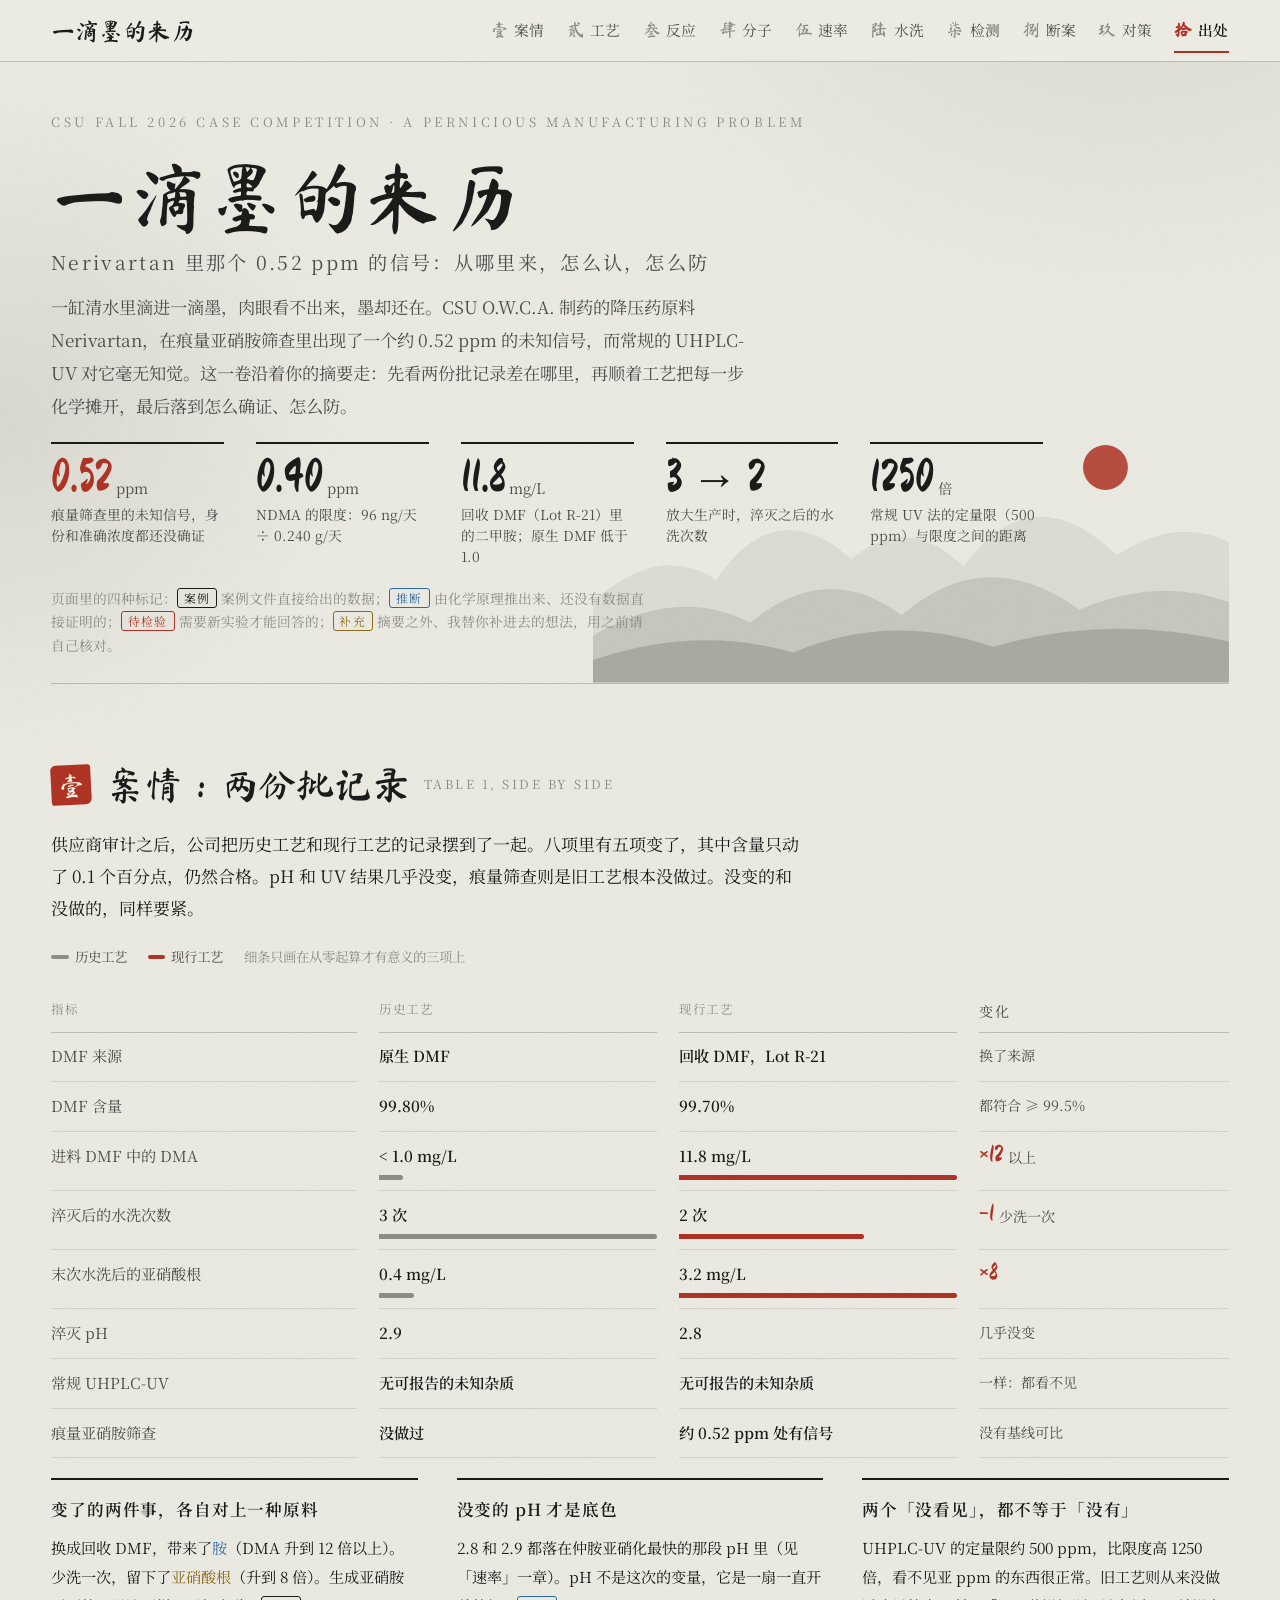
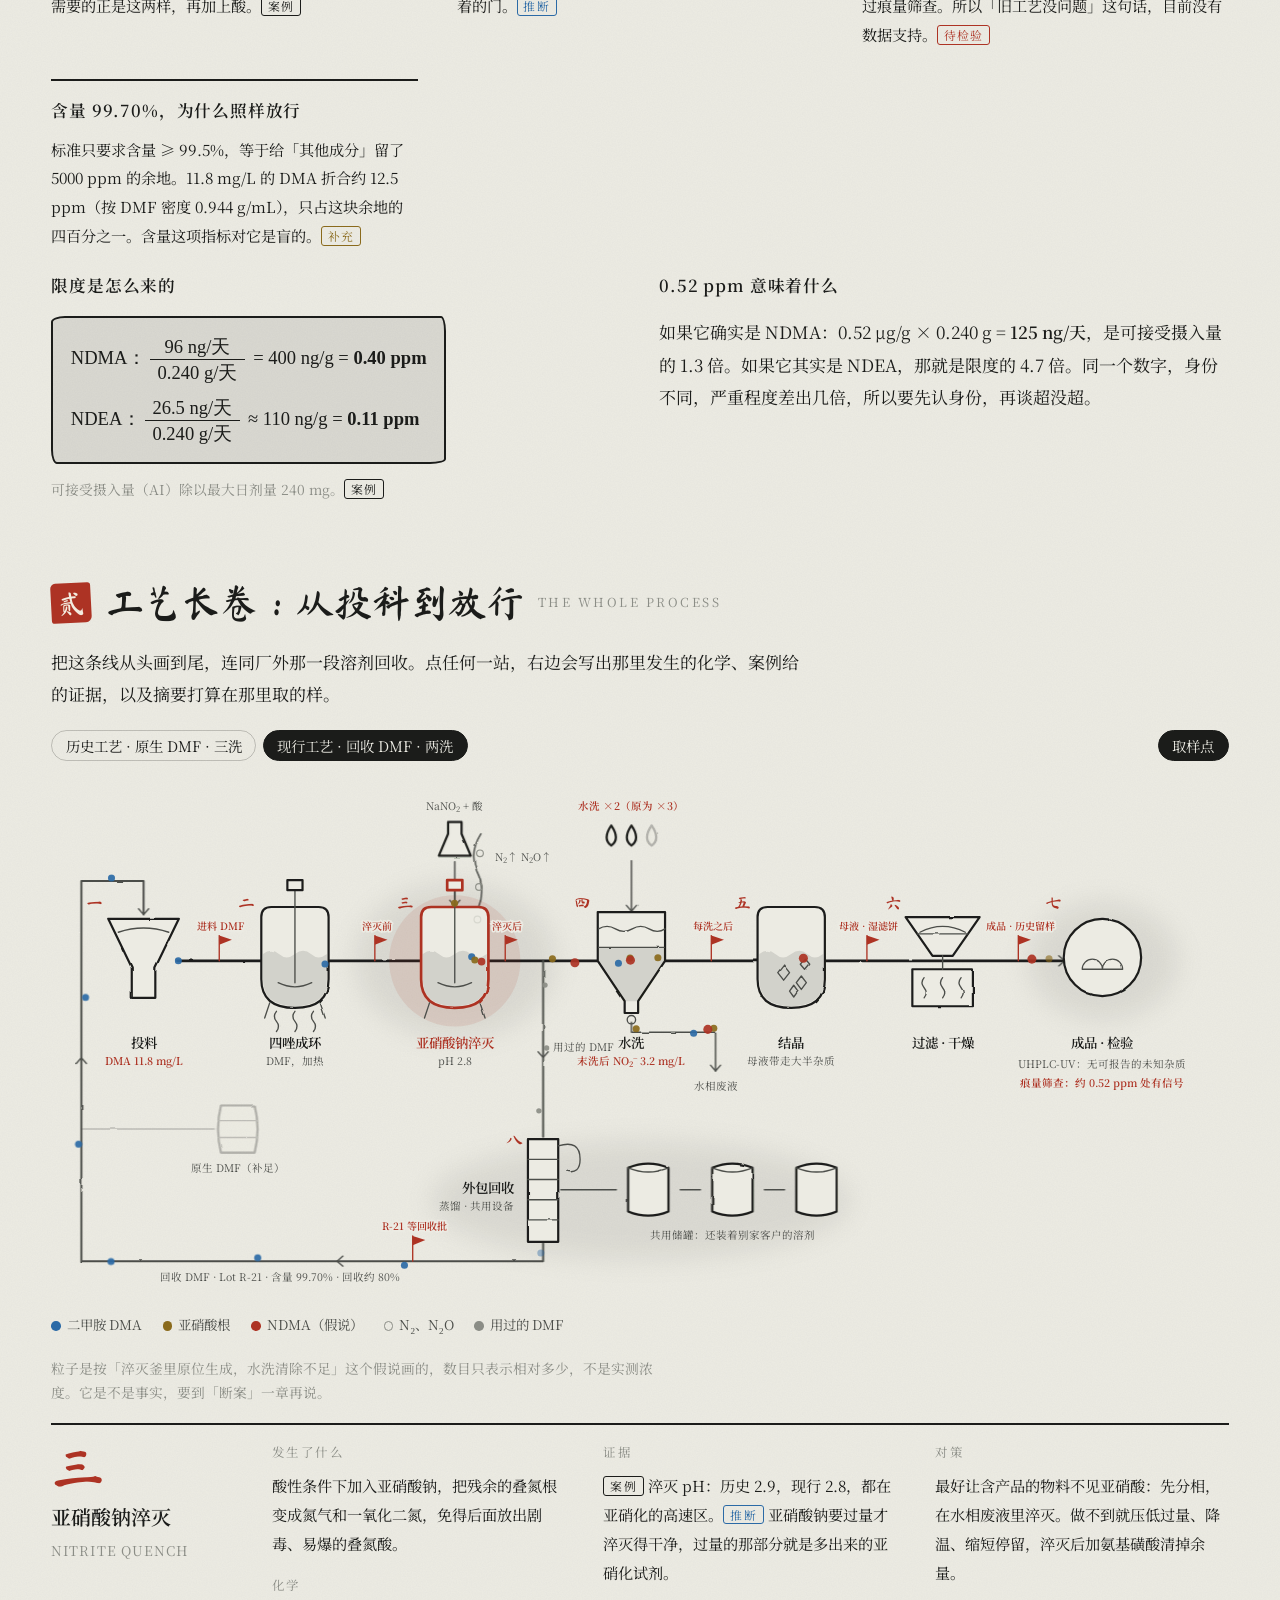
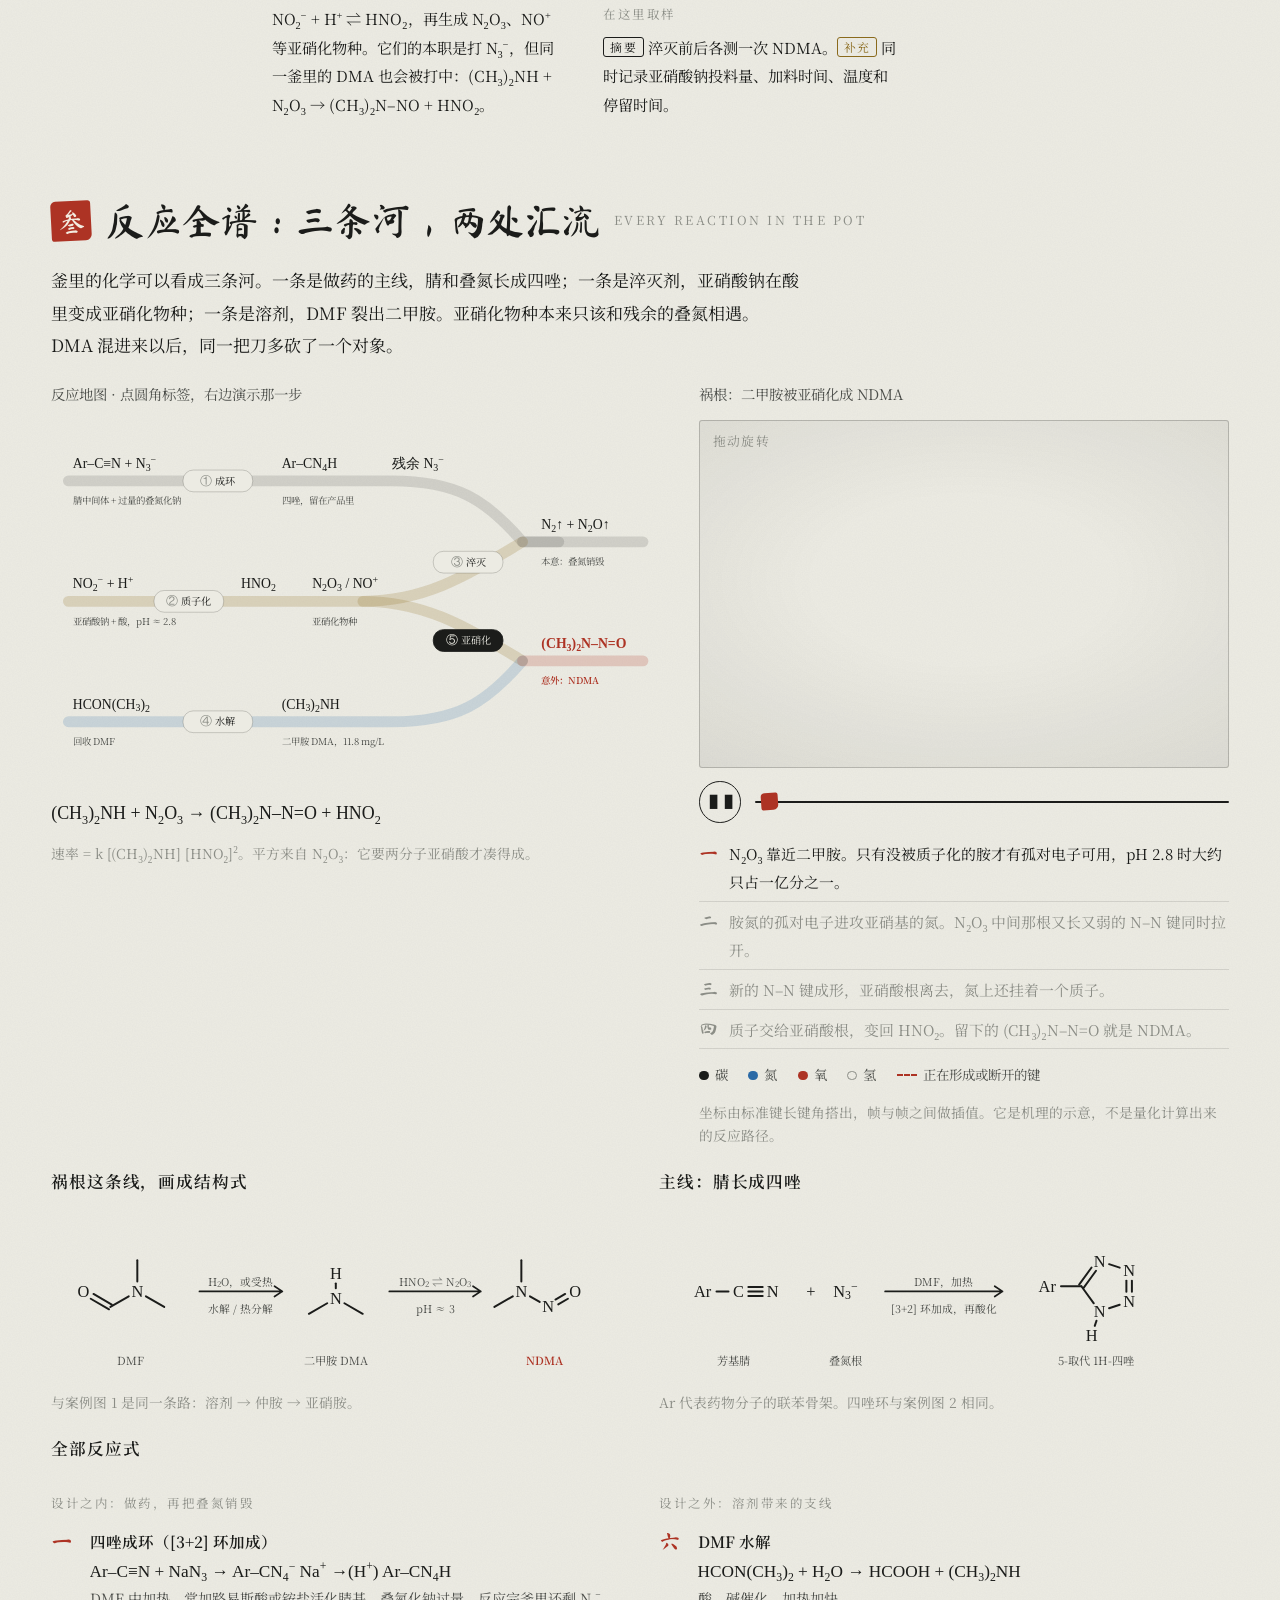
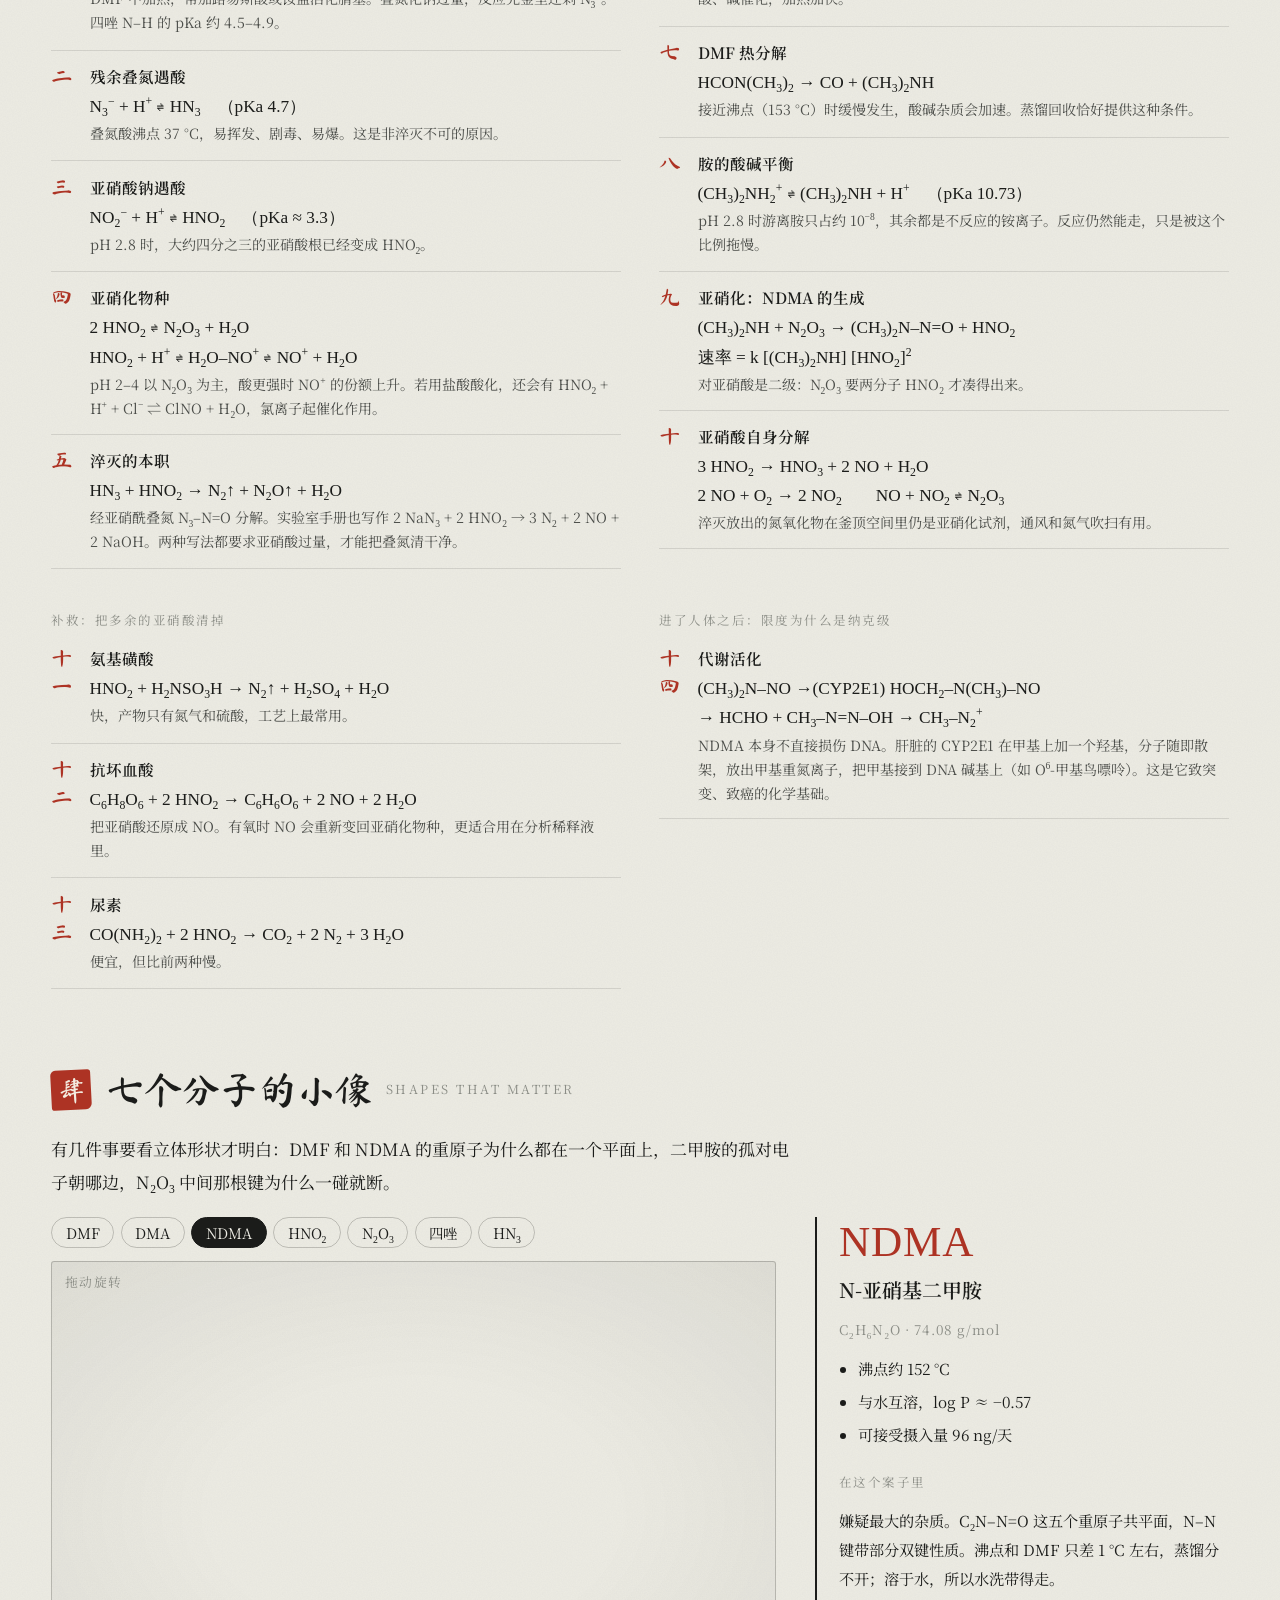
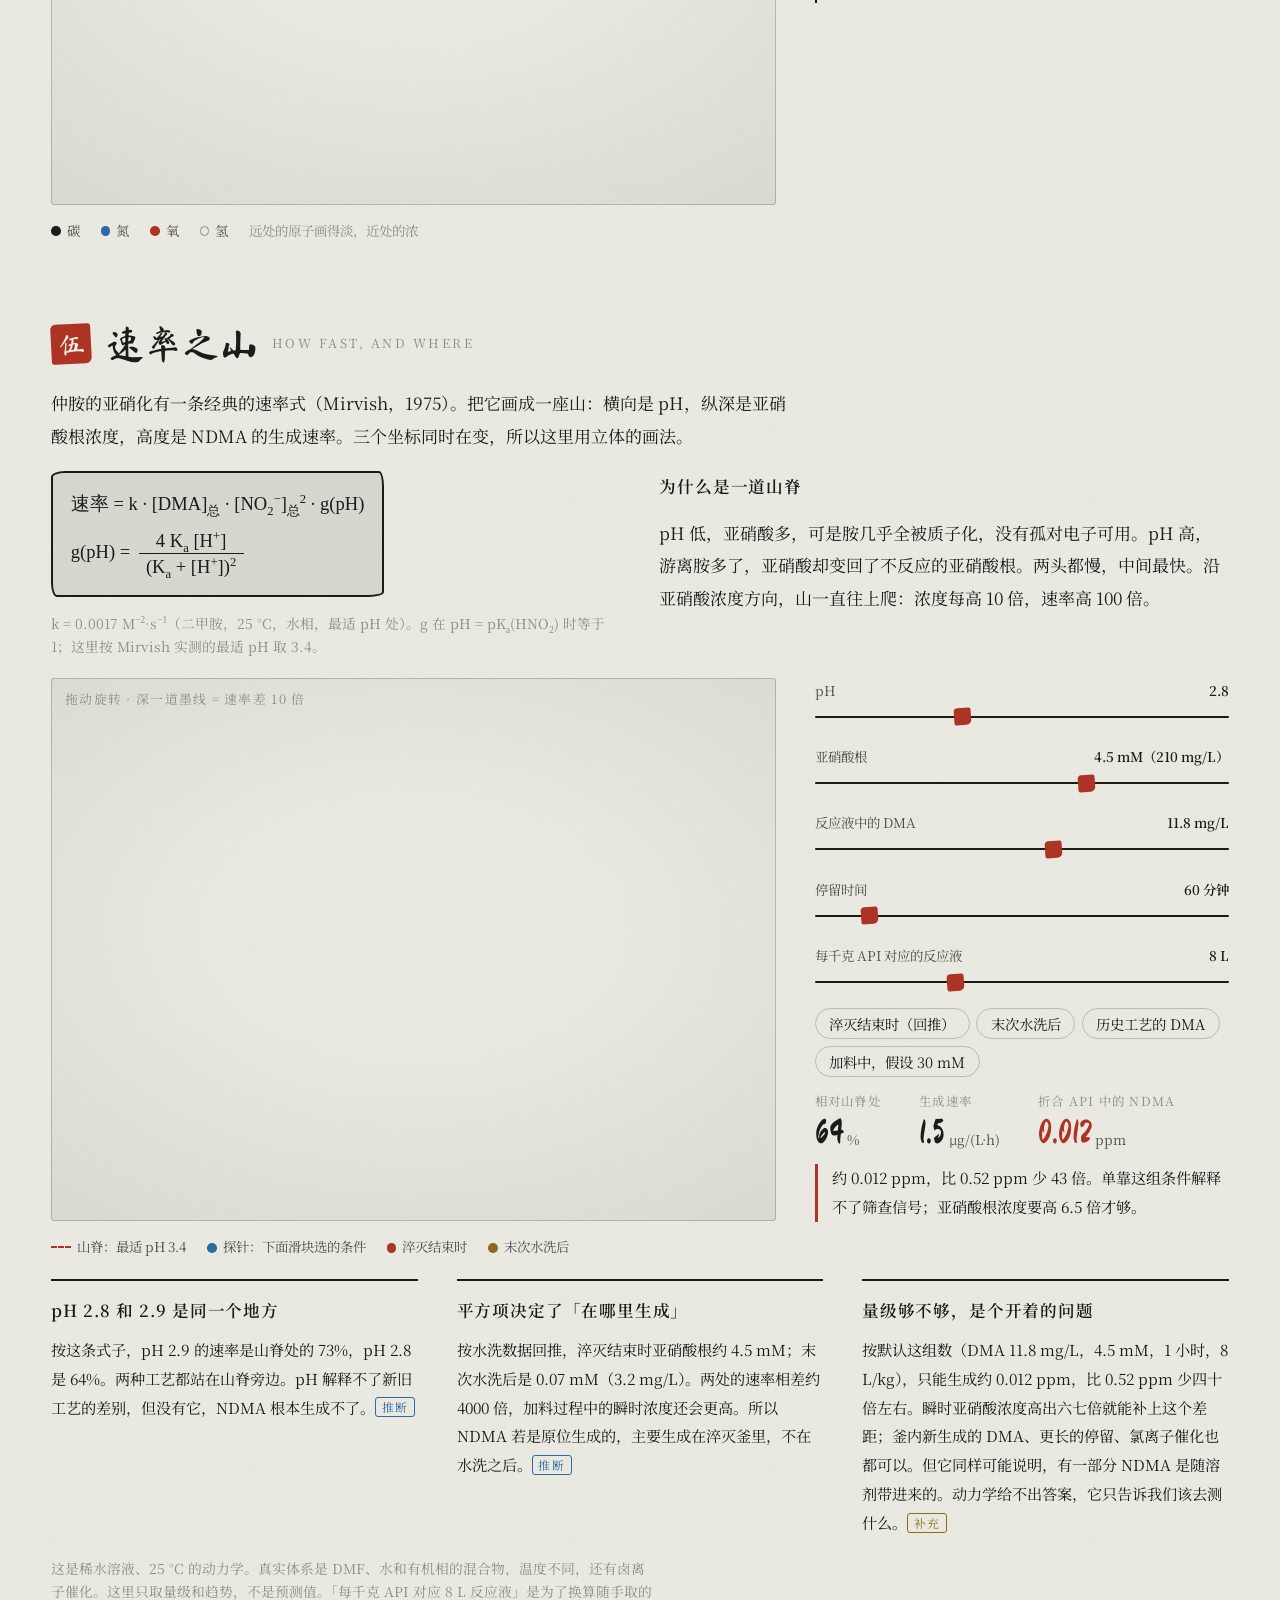
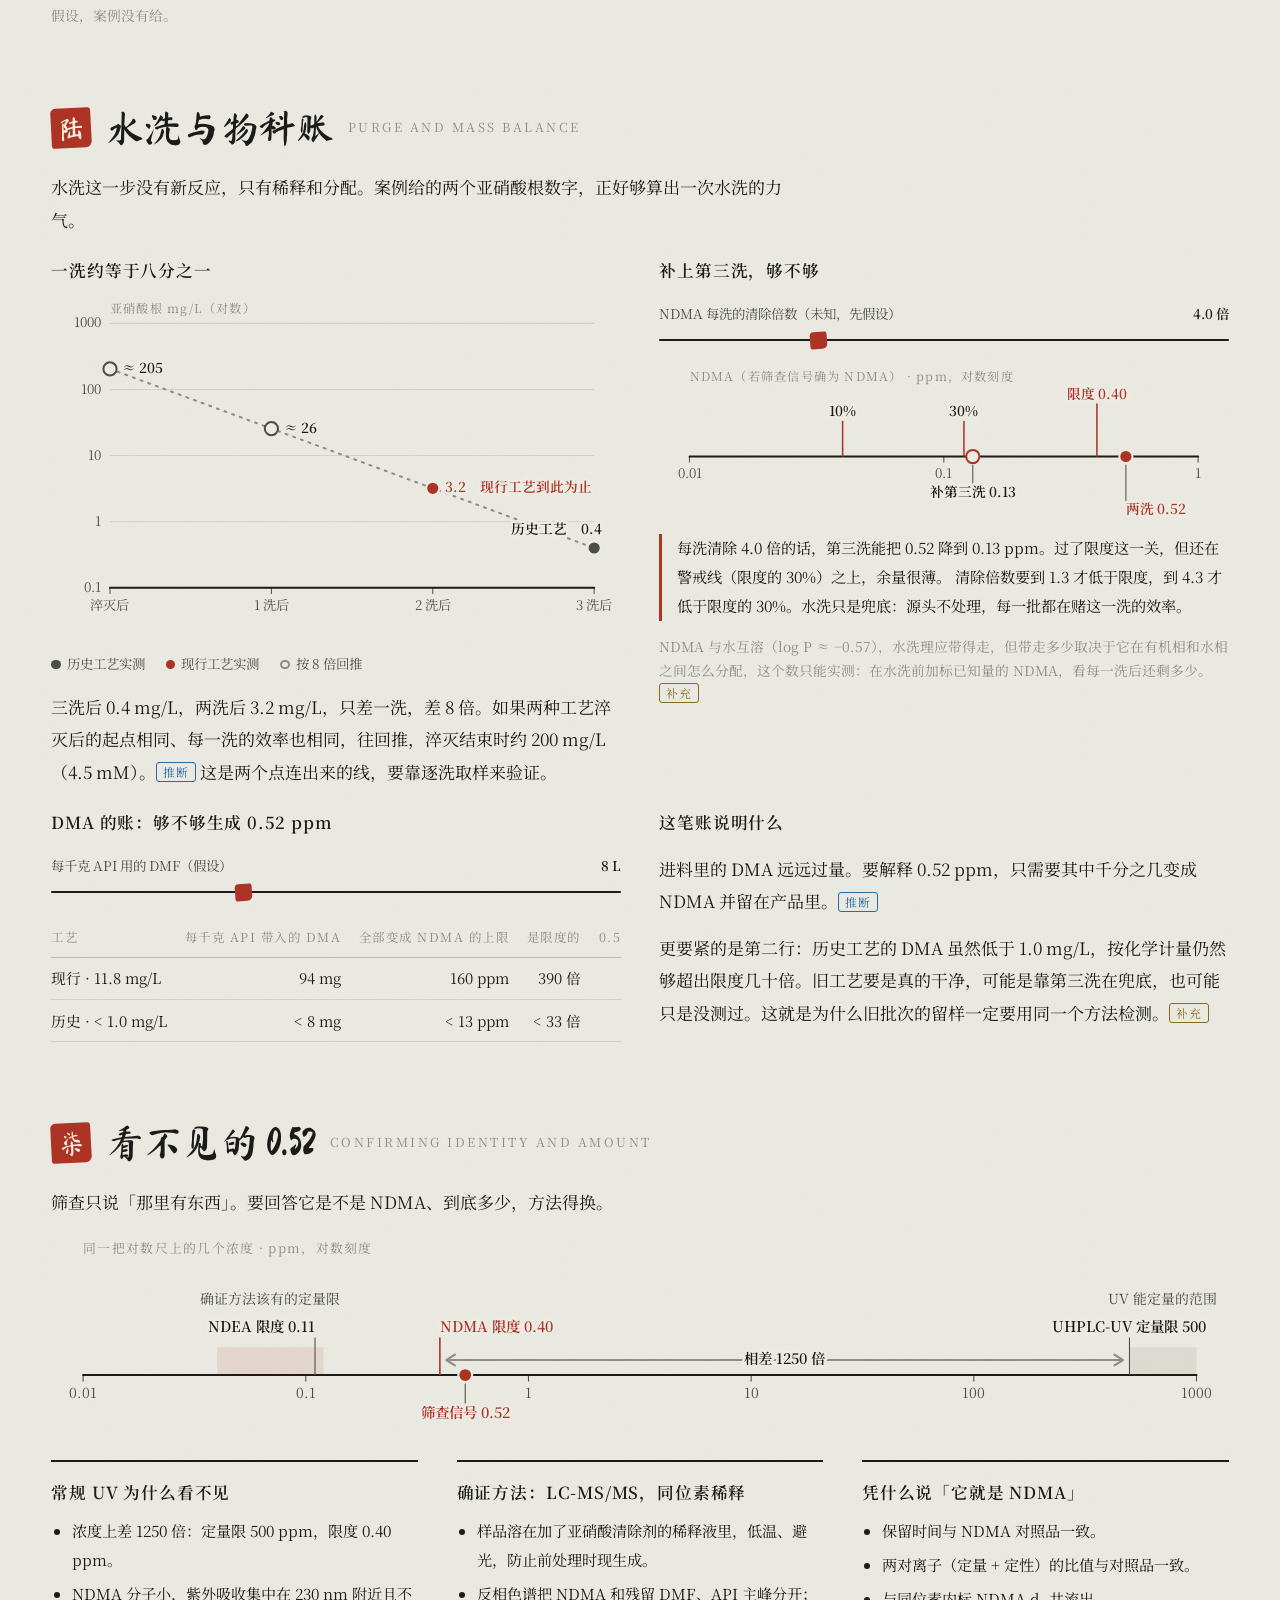
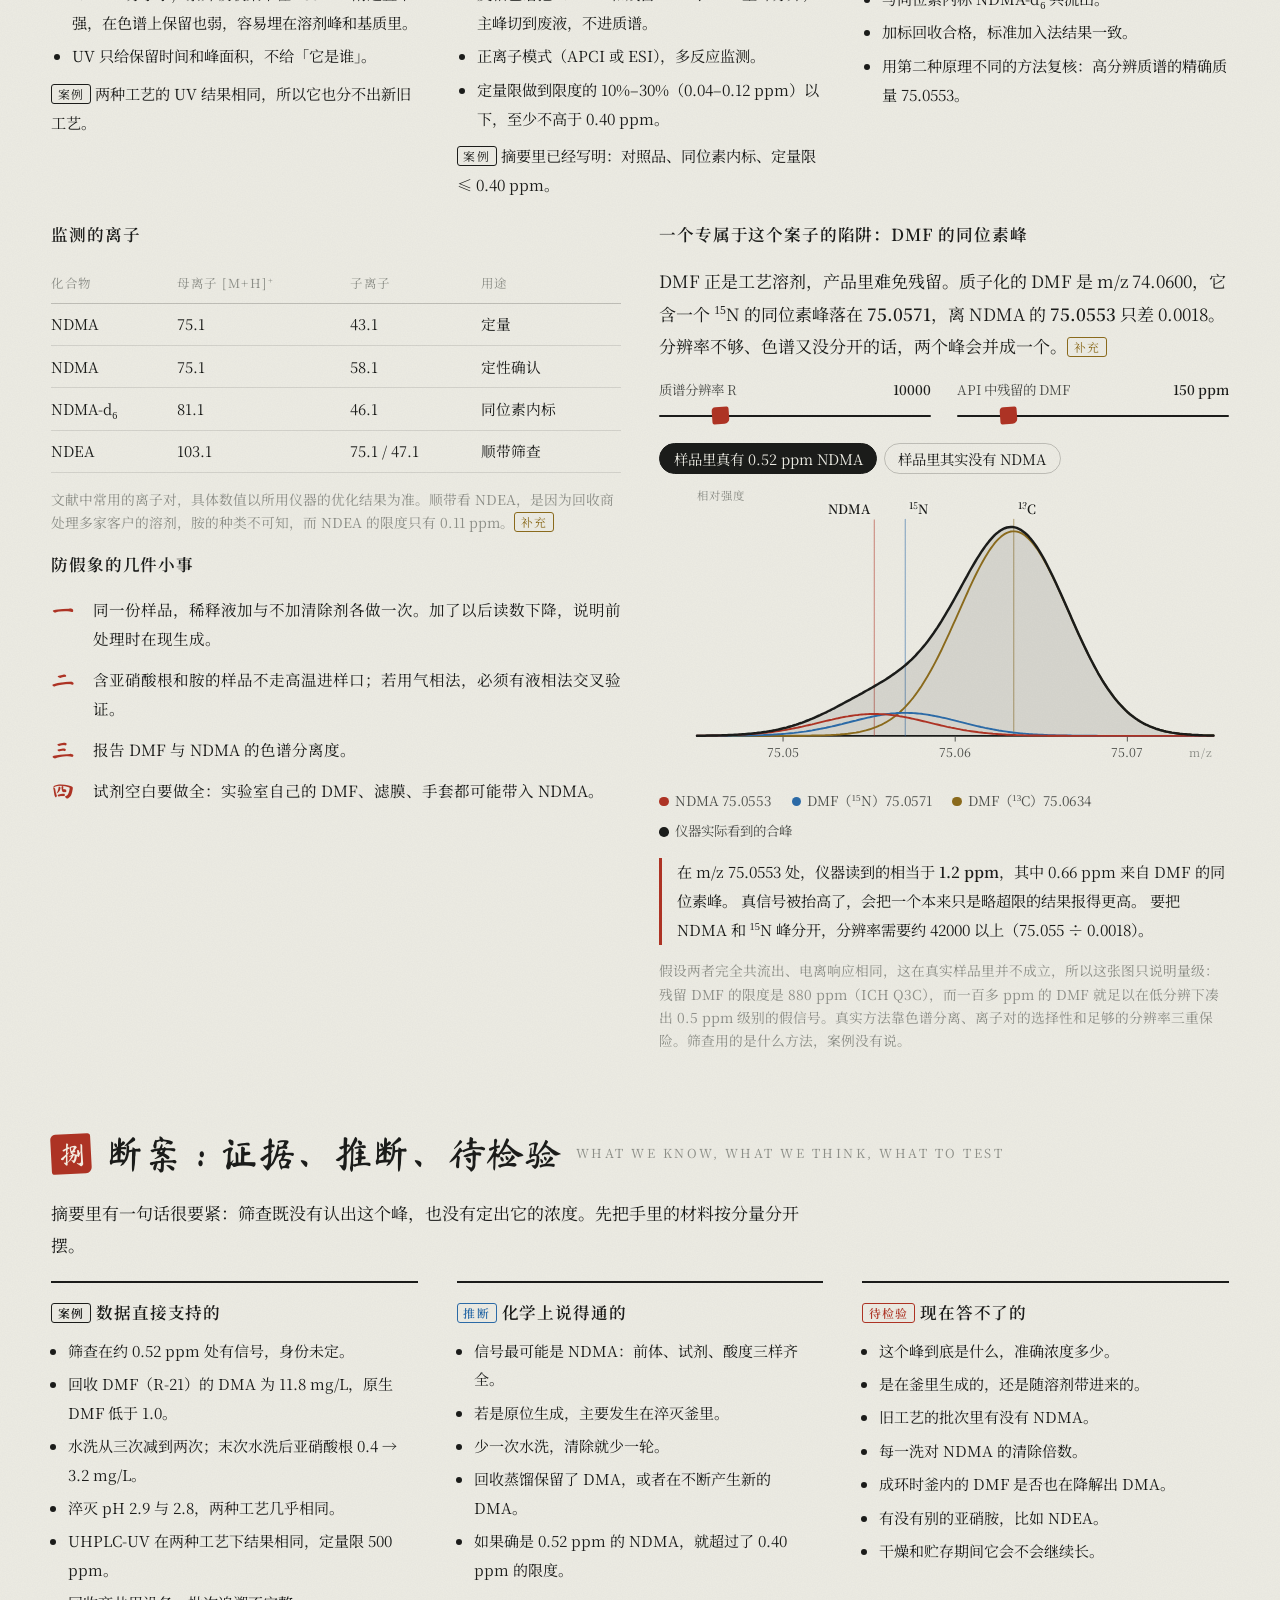
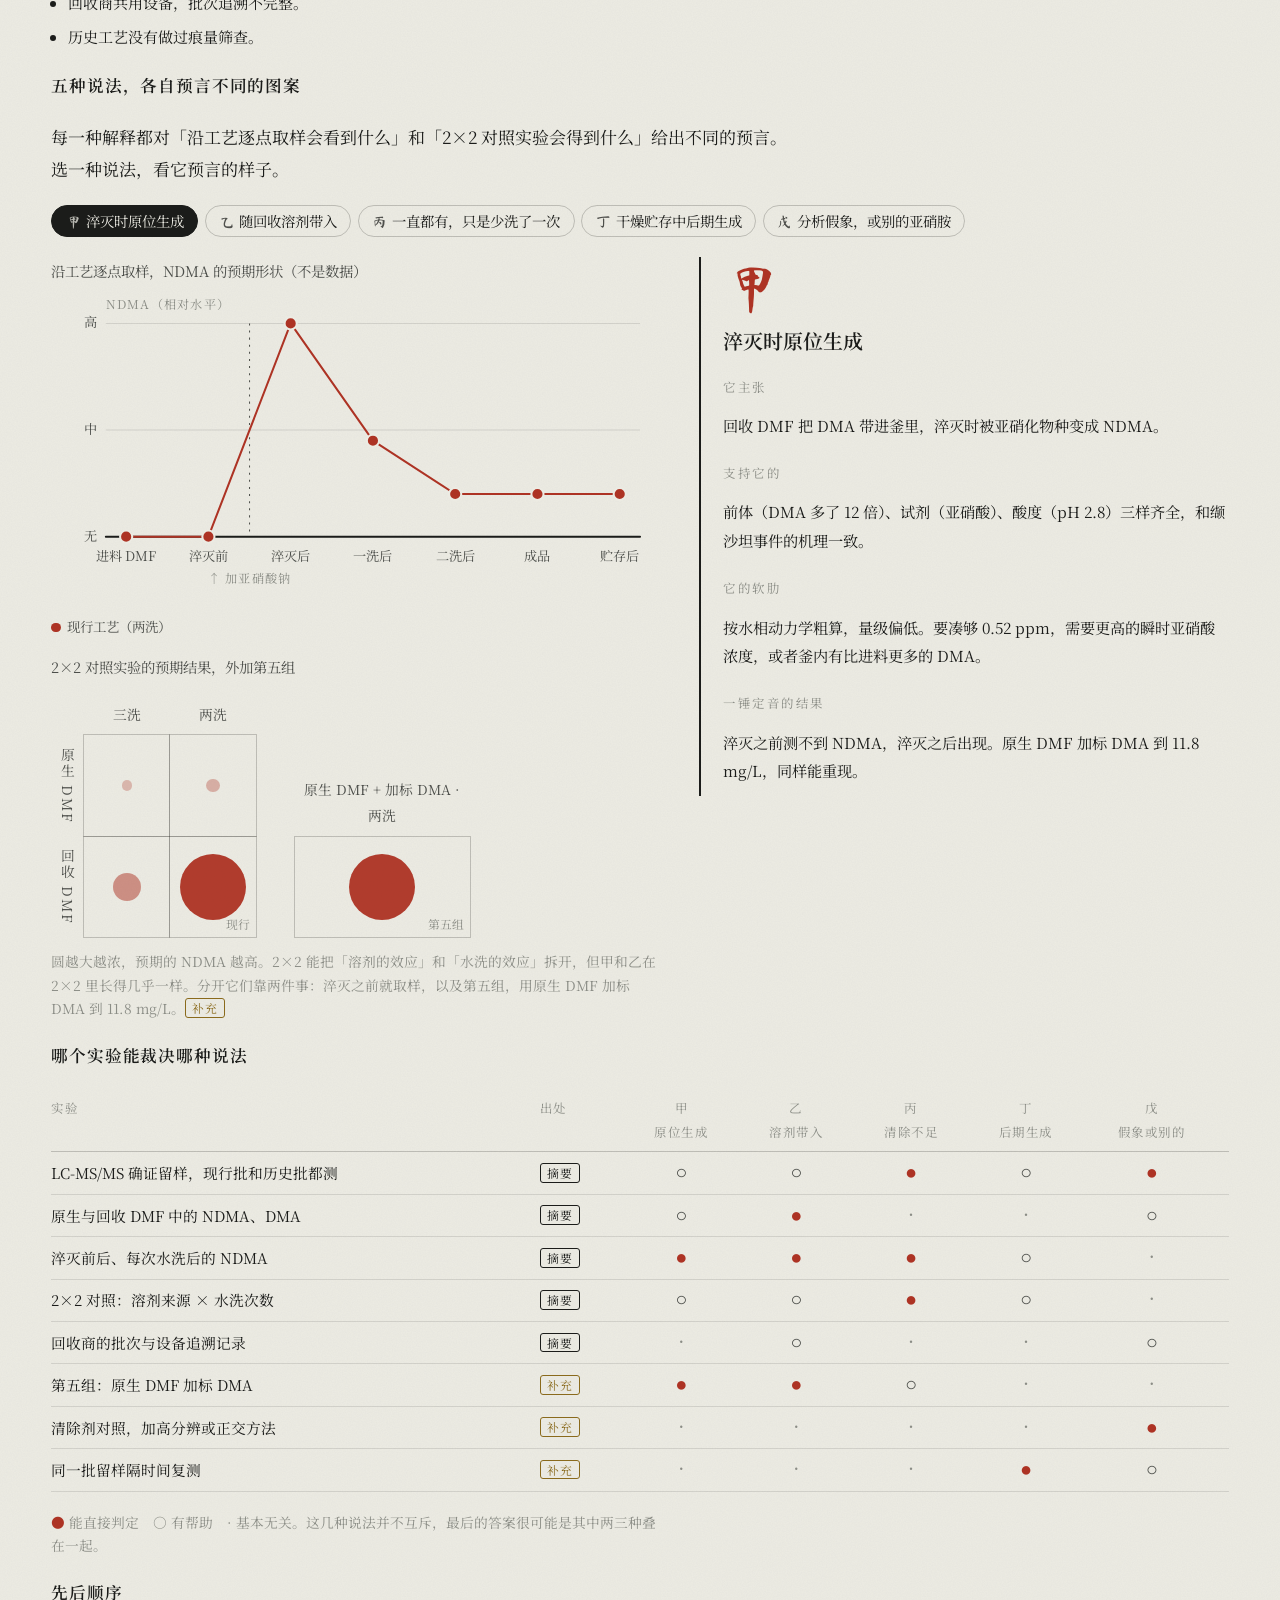
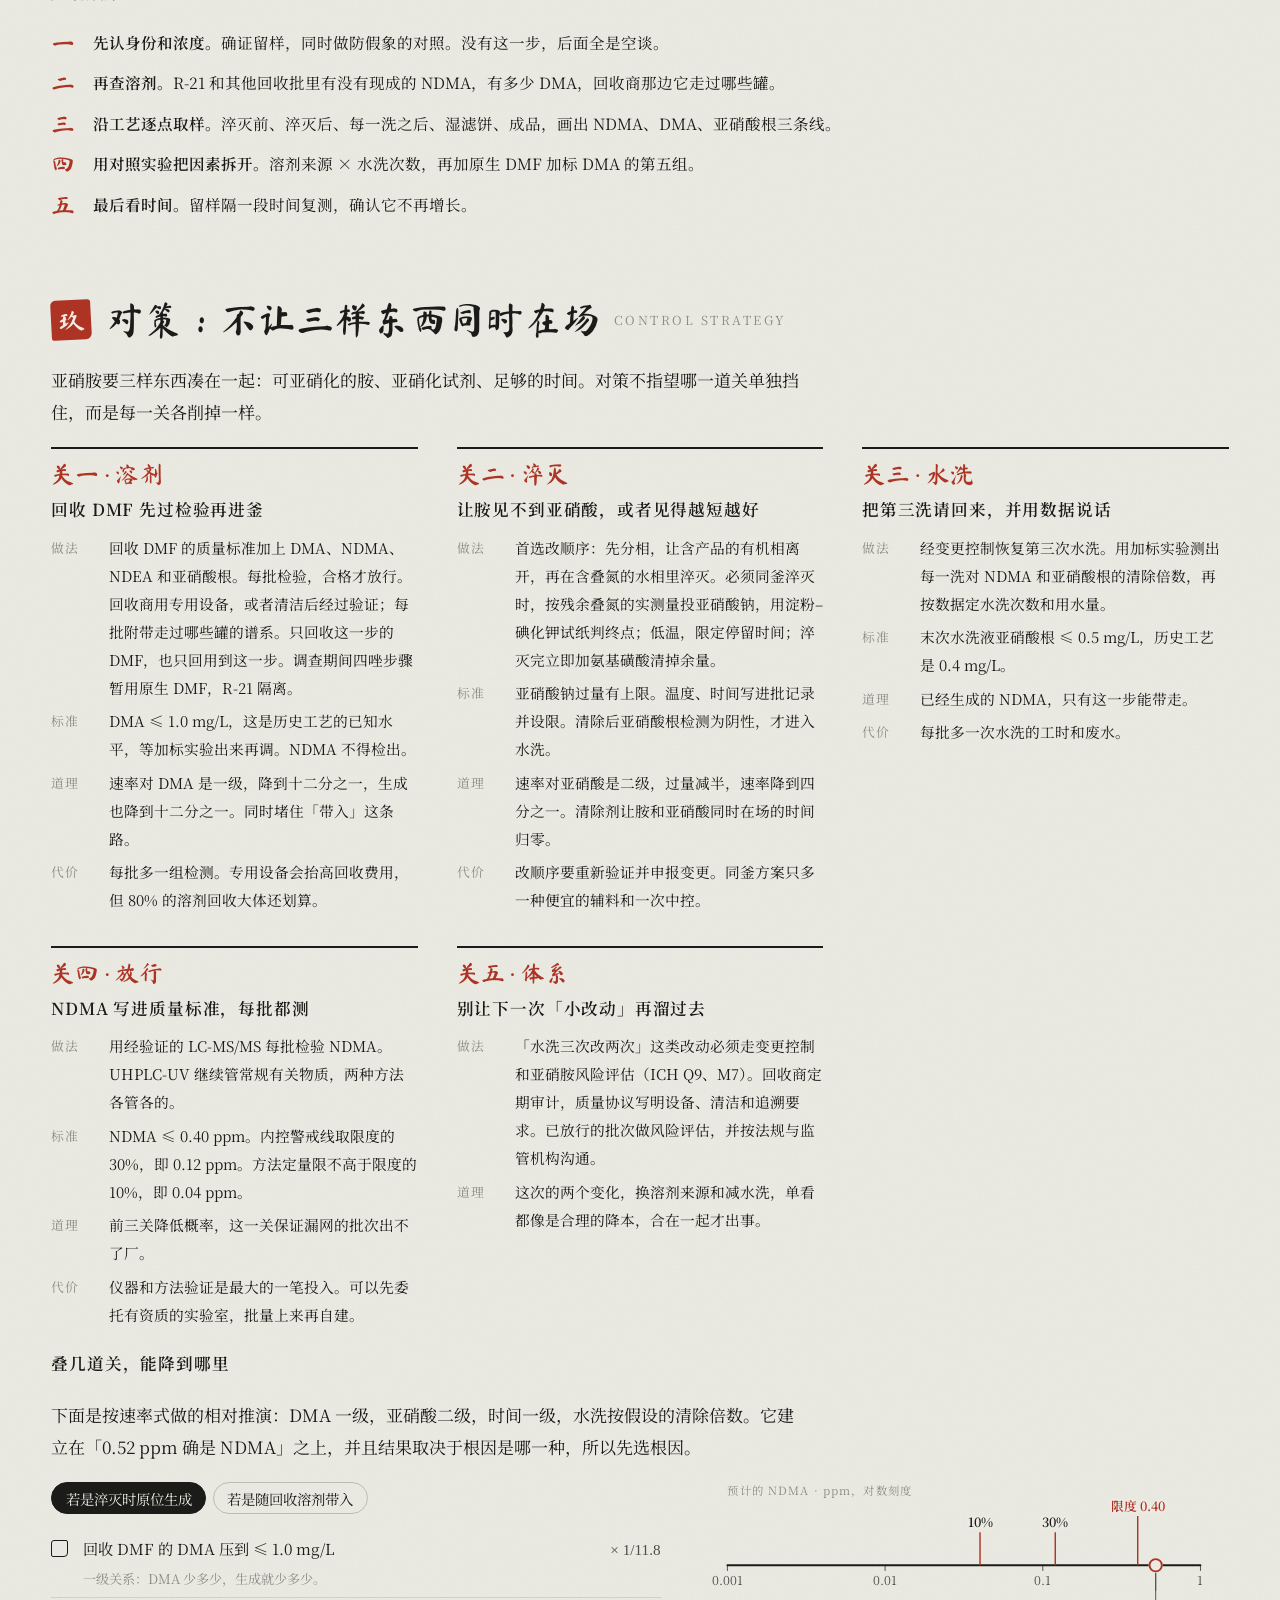
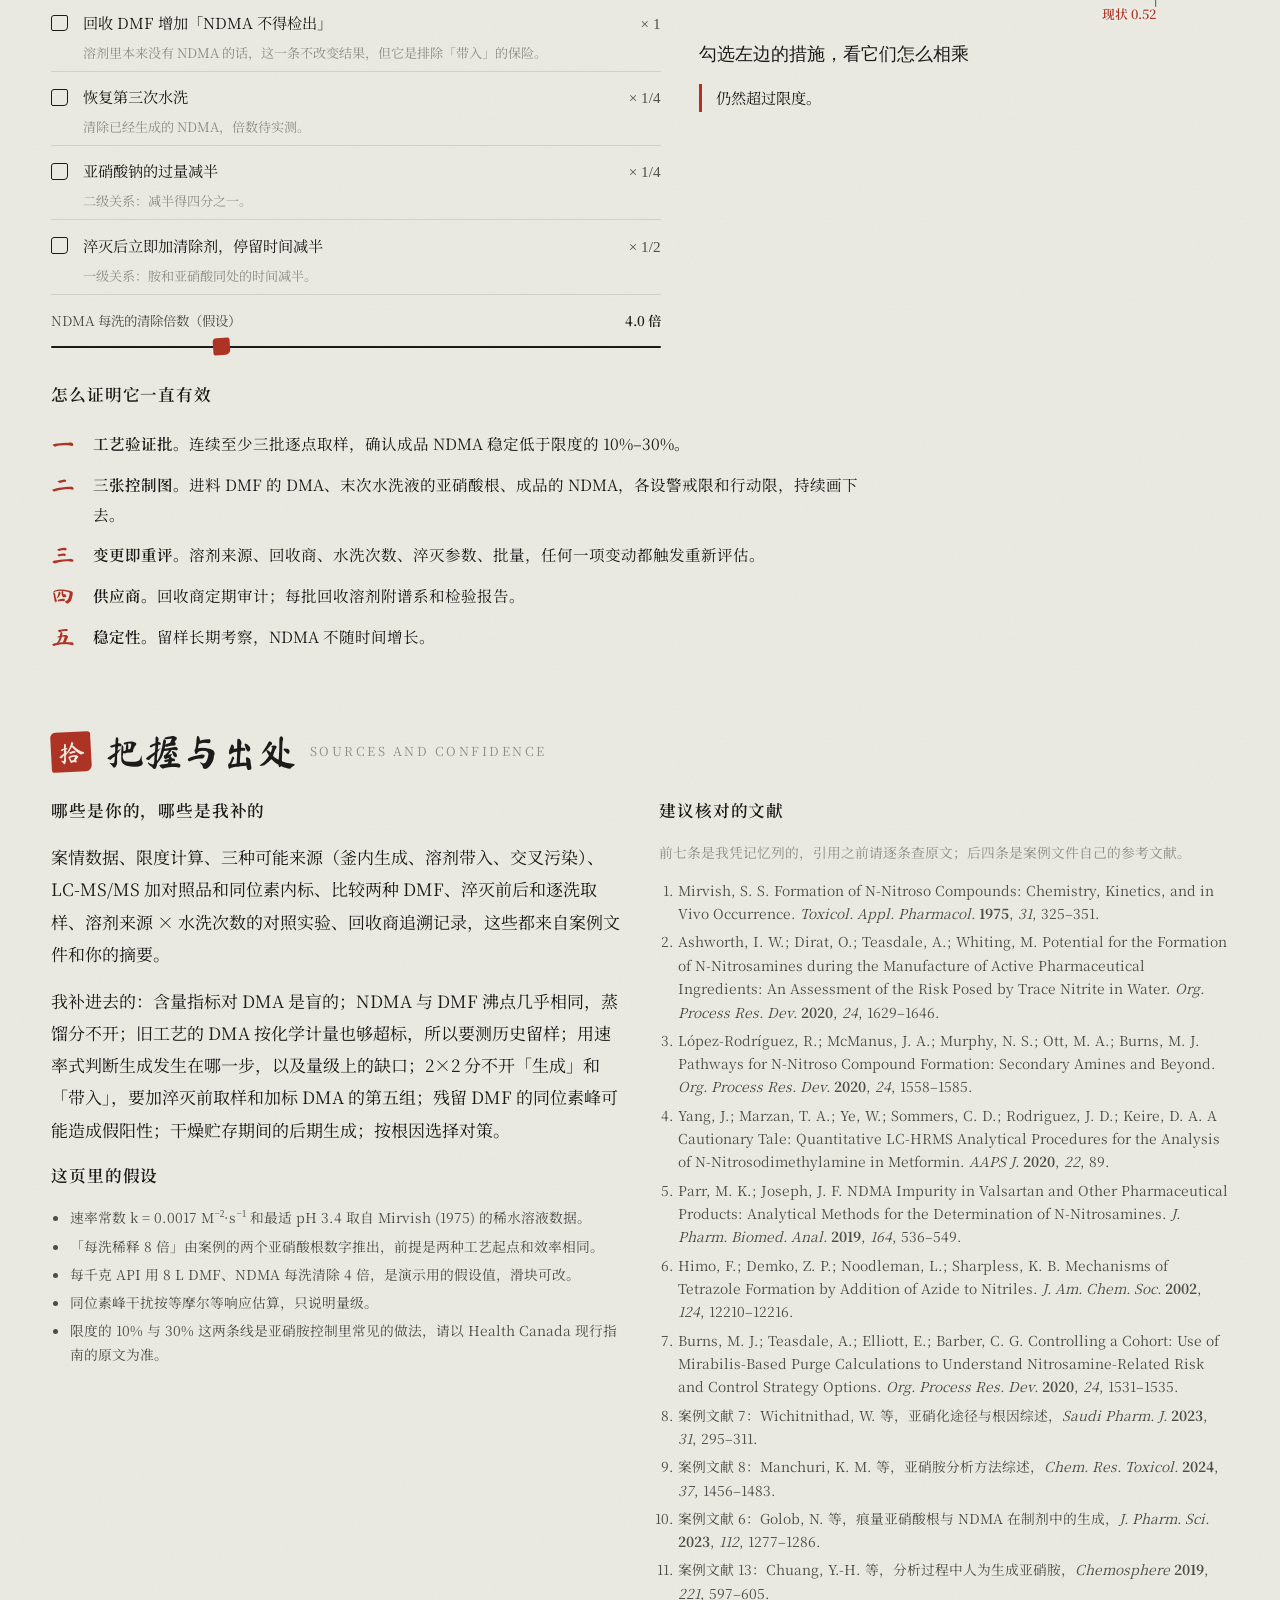
<file: index.html>
<!doctype html>
<html lang="zh-CN">
<head>
<meta charset="utf-8">
<meta name="viewport" content="width=device-width, initial-scale=1, viewport-fit=cover">
<meta name="description" content="水墨风格讲解：Nerivartan 原料药里 0.52 ppm 的亚硝胺信号。全工艺流程、全部化学反应、三维分子与机理、速率曲面、确证方法与控制策略。">
<title>一滴墨的来历 · Nerivartan 亚硝胺案</title>
<style data-inline="ink.css">
@import url("https://fonts.googleapis.com/css2?family=Ma+Shan+Zheng&family=Noto+Serif+SC:wght@400;600;900&display=swap");

/* 水墨长卷：纸色为底，浓淡墨为主，朱砂、花青、赭石三色点染。宽屏双栏，窄屏退成单栏。 */
:root {
  --paper: #ecebe3;
  --paper-deep: #e1dfd4;
  --ink: #1b1c1a;
  --ink-soft: #4c4e4a;
  --ink-pale: #8b8d86;
  --wash: rgba(27, 28, 26, .09);
  --line: rgba(27, 28, 26, .22);
  --hair: rgba(27, 28, 26, .12);
  --cinnabar: #ad3324;
  --indigo: #2b6aa6;
  --ochre: #8a6a1c;
  --seal-text: #f3ece0;
  --brush: "Ma Shan Zheng", "STKaiti", "KaiTi", "Kaiti SC", serif;
  --serif: "Noto Serif SC", "Songti SC", "STSong", "SimSun", serif;
  --math: "STIX Two Math", "Cambria Math", "Latin Modern Math", "Times New Roman", serif;
}
@media (prefers-color-scheme: dark) {
  :root {
    --paper: #141615; --paper-deep: #1c1f1d; --ink: #dddcd2;
    --ink-soft: #b1b1a7; --ink-pale: #7d7f78; --wash: rgba(221, 220, 210, .08);
    --line: rgba(221, 220, 210, .24); --hair: rgba(221, 220, 210, .12);
    --cinnabar: #d9583f; --indigo: #4f95d6; --ochre: #b08a2e;
    --seal-text: #1a1412; color-scheme: dark;
  }
}

* { box-sizing: border-box; }
[hidden] { display: none !important; }
html { scroll-behavior: smooth; scroll-padding-top: 4.2rem; }
body {
  margin: 0;
  background:
    url("data:image/svg+xml,%3Csvg xmlns='http://www.w3.org/2000/svg' width='260' height='260'%3E%3Cfilter id='n'%3E%3CfeTurbulence type='fractalNoise' baseFrequency='.8' numOctaves='3' seed='7'/%3E%3CfeColorMatrix values='0 0 0 0 .45 0 0 0 0 .45 0 0 0 0 .42 0 0 0 .09 0'/%3E%3C/filter%3E%3Crect width='260' height='260' filter='url(%23n)'/%3E%3C/svg%3E"),
    radial-gradient(ellipse 60% 36rem at 88% -6rem, var(--wash), transparent 70%),
    radial-gradient(ellipse 40% 30rem at 0% 26rem, var(--wash), transparent 70%),
    var(--paper);
  color: var(--ink);
  font: 17px/1.9 var(--serif);
}
.scroll {
  max-width: 1480px;
  margin-inline: auto;
  padding-inline: clamp(16px, 4vw, 64px);
  padding-block: clamp(1.6rem, 4vw, 3rem) 5rem;
  display: flex; flex-direction: column;
  gap: clamp(3rem, 6vw, 5rem);
}
section, header { display: flex; flex-direction: column; gap: 1.2rem; min-width: 0; }
p { margin: 0; max-width: 44em; }
a { color: var(--cinnabar); }
sub, sup { font-size: .68em; line-height: 0; font-family: var(--math); }
.chem { font-family: var(--math); white-space: nowrap; }
strong { font-weight: 600; }
.red { color: var(--cinnabar); }
.blue { color: var(--indigo); }
.ochre { color: var(--ochre); }
.num { font-variant-numeric: tabular-nums; }
.pale { color: var(--ink-pale); }
button { font: inherit; color: inherit; }
button:focus-visible, input:focus-visible, a:focus-visible, canvas:focus-visible, [tabindex]:focus-visible { outline: 2px solid var(--cinnabar); outline-offset: 3px; }

/* 顶栏 */
.tabs {
  position: sticky; top: 0; z-index: 20;
  display: flex; flex-wrap: wrap; align-items: center; gap: .1rem 1.3rem;
  padding: .5rem clamp(16px, 4vw, 64px);
  background: var(--paper); border-bottom: 1px solid var(--line);
}
.tabs .brand { font-family: var(--brush); font-size: 1.5rem; line-height: 1; margin-right: auto; color: var(--ink); text-decoration: none; }
.tabs a.t {
  font-size: .92rem; color: var(--ink-soft); text-decoration: none;
  border-bottom: 2px solid transparent; padding: .3rem .05rem; display: flex; align-items: baseline; gap: .35rem; white-space: nowrap;
}
.tabs a.t i { font-family: var(--brush); font-style: normal; font-size: 1.1rem; color: var(--ink-pale); }
.tabs a.t:hover { color: var(--ink); }
.tabs a.t.on { color: var(--ink); font-weight: 600; border-bottom-color: var(--cinnabar); }
.tabs a.t.on i { color: var(--cinnabar); }

/* 卷首 */
header.top { position: relative; padding-bottom: 1.6rem; border-bottom: 1px solid var(--line); }
header.top > * { position: relative; z-index: 1; }
header.top > svg.hills { position: absolute; z-index: 0; right: 0; bottom: 0; width: min(54%, 680px); height: auto; pointer-events: none; }
.hills .far { fill: var(--ink); opacity: .07; }
.hills .mid { fill: var(--ink); opacity: .11; }
.hills .near { fill: var(--ink); opacity: .17; }
.hills .sun { fill: var(--cinnabar); opacity: .85; }
.hills .drop { fill: var(--ink); opacity: .5; }
.eyebrow { font-size: .8rem; letter-spacing: .28em; color: var(--ink-pale); text-transform: uppercase; }
h1 { font-family: var(--brush); font-weight: 400; font-size: clamp(2.6rem, 6vw, 4.9rem); line-height: 1.12; margin: 0; letter-spacing: .02em; text-wrap: balance; }
h1 small { display: block; font-family: var(--serif); font-size: clamp(1rem, 1.5vw, 1.2rem); letter-spacing: .12em; color: var(--ink-soft); margin-top: .7rem; }
.lede { font-size: 1.08rem; color: var(--ink-soft); max-width: 41em; }

/* 大数字 */
.figs { display: grid; grid-template-columns: repeat(auto-fit, minmax(150px, 1fr)); gap: 1.2rem 2rem; max-width: 62rem; }
.fig { display: flex; flex-direction: column; gap: .1rem; border-top: 2px solid var(--ink); padding-top: .6rem; }
.fig b { font-family: var(--brush); font-weight: 400; font-size: 2.9rem; line-height: 1.05; }
.fig b small { font-family: var(--serif); font-size: .9rem; color: var(--ink-soft); margin-left: .25em; }
.fig.key b { color: var(--cinnabar); }
.fig span { font-size: .86rem; color: var(--ink-soft); line-height: 1.55; }

/* 章节题签 */
.head { display: flex; align-items: center; gap: .9rem; flex-wrap: wrap; }
.seal {
  flex: none; width: 2.5rem; height: 2.5rem; display: grid; place-items: center;
  background: var(--cinnabar); color: var(--seal-text);
  font-family: var(--brush); font-size: 1.65rem; line-height: 1;
  border-radius: 5px 3px 6px 3px; transform: rotate(-3deg);
}
h2 { font-family: var(--brush); font-weight: 400; font-size: clamp(1.8rem, 3vw, 2.4rem); line-height: 1.25; margin: 0; }
.head .en { font-size: .78rem; letter-spacing: .2em; color: var(--ink-pale); text-transform: uppercase; }
h3 { font-size: 1.04rem; font-weight: 600; margin: 0; letter-spacing: .05em; }
h4 { font-size: .78rem; font-weight: 400; letter-spacing: .2em; color: var(--ink-pale); margin: .5rem 0 0; }
.note { font-size: .86rem; color: var(--ink-pale); line-height: 1.7; }
.tag { display: inline-block; font-size: .74rem; letter-spacing: .1em; line-height: 1.5; padding: 0 .5em; border: 1px solid currentColor; border-radius: 3px; white-space: nowrap; vertical-align: .1em; }
.tag.fact { color: var(--ink); }
.tag.infer { color: var(--indigo); }
.tag.todo { color: var(--cinnabar); }
.tag.mine { color: var(--ochre); }

/* 主景 + 题跋 */
.stage { display: grid; grid-template-columns: minmax(0, 1.75fr) minmax(300px, 1fr); gap: 1.2rem clamp(1.5rem, 3vw, 3rem); align-items: start; }
.stage.even { grid-template-columns: minmax(0, 1.15fr) minmax(0, 1fr); }
.stage > div { display: flex; flex-direction: column; gap: .8rem; min-width: 0; }
.bar { display: flex; flex-wrap: wrap; gap: .5rem 1rem; align-items: center; justify-content: space-between; }
.bar-title { font-size: .9rem; color: var(--ink-soft); }
.panel { display: flex; flex-direction: column; gap: .55rem; border-left: 2px solid var(--ink); padding: .2rem 0 .6rem 1.4rem; }
.panel p, .panel li { font-size: .95rem; max-width: none; }
.panel ul { margin: 0; padding-left: 1.15em; display: flex; flex-direction: column; gap: .25rem; }
.panel.wide { border-left: 0; border-top: 2px solid var(--ink); padding: 1rem 0 0; display: grid; grid-template-columns: minmax(170px, .62fr) repeat(3, minmax(0, 1fr)); gap: .6rem clamp(1.5rem, 3vw, 2.8rem); align-items: start; min-height: 15rem; }
.panel.wide > div { display: flex; flex-direction: column; gap: .45rem; min-width: 0; }
.panel.wide h4:first-child { margin-top: 0; }
.p-no { font-family: var(--brush); font-size: 3.4rem; line-height: 1; color: var(--cinnabar); }
.p-no.latin { font-family: var(--math); font-size: 2.7rem; letter-spacing: .02em; }
.p-title { font-size: 1.25rem; font-weight: 600; line-height: 1.4; }
.p-sub { font-size: .84rem; color: var(--ink-pale); letter-spacing: .08em; }
.p-eq { font-family: var(--math); font-size: 1.12rem; line-height: 1.7; overflow-x: auto; white-space: nowrap; padding: .1rem 0; }

.chips { display: flex; flex-wrap: wrap; gap: .4rem; }
.chips button, .toggle {
  font-size: .9rem; line-height: 1.2; font-variant-numeric: tabular-nums;
  color: var(--ink); background: transparent; border: 1px solid var(--line); border-radius: 999px; padding: .38rem .85rem; cursor: pointer;
}
.chips button:hover, .toggle:hover { border-color: var(--ink); }
.chips button[aria-pressed="true"], .toggle[aria-pressed="true"] { background: var(--ink); color: var(--paper); border-color: var(--ink); }
.chips button i { font-family: var(--brush); font-style: normal; margin-right: .4em; opacity: .75; }

.cards { display: grid; grid-template-columns: repeat(auto-fit, minmax(300px, 1fr)); gap: 1.8rem clamp(1.5rem, 3vw, 3rem); }
.card { display: flex; flex-direction: column; gap: .55rem; border-top: 2px solid var(--ink); padding-top: .9rem; min-width: 0; }
.card p, .card li { font-size: .95rem; max-width: none; }
.card ul { margin: 0; padding-left: 1.2em; display: flex; flex-direction: column; gap: .3rem; }
.two { display: grid; grid-template-columns: repeat(auto-fit, minmax(380px, 1fr)); gap: 1.8rem clamp(1.5rem, 3vw, 3rem); align-items: start; }
.two > div { display: flex; flex-direction: column; gap: .9rem; min-width: 0; }
.boxed { border: 2px solid var(--ink); border-radius: 14px 5px 16px 6px / 6px 15px 5px 14px; padding: .7rem 1.1rem; background: var(--wash); align-self: flex-start; max-width: 100%; }
.eq { font-family: var(--math); font-size: 1.16rem; line-height: 1.6; padding: .3rem 0; overflow-x: auto; white-space: nowrap; }
.frac { display: inline-flex; flex-direction: column; vertical-align: middle; text-align: center; line-height: 1.35; margin: 0 .2em; }
.frac > span:first-child { border-bottom: 1px solid currentColor; padding: 0 .4em; }
.frac > span:last-child { padding: 0 .4em; }

.steps { margin: 0; padding: 0; list-style: none; counter-reset: s; display: flex; flex-direction: column; gap: .7rem; max-width: 48em; }
.steps li { counter-increment: s; position: relative; padding-left: 2.6rem; font-size: .97rem; }
.steps li::before { content: counter(s, cjk-ideographic); position: absolute; left: 0; top: 0; font-family: var(--brush); font-size: 1.5rem; line-height: 1.25; color: var(--cinnabar); }

.tbl-wrap { overflow-x: auto; }
table { border-collapse: collapse; font-size: .92rem; font-variant-numeric: tabular-nums; width: 100%; }
th, td { text-align: left; padding: .42rem 1.1rem .42rem 0; border-bottom: 1px solid var(--hair); vertical-align: top; }
th { font-weight: 400; font-size: .78rem; letter-spacing: .12em; color: var(--ink-pale); border-bottom-color: var(--line); white-space: nowrap; }
td.r, th.r { text-align: right; }
#dma-table td { white-space: nowrap; }
td.c, th.c { text-align: center; }

/* 壹：两份批记录 */
.cmp { display: grid; grid-template-columns: minmax(9em, 1.1fr) repeat(2, minmax(0, 1fr)) minmax(8em, .9fr); gap: 0 1.4rem; font-size: .95rem; }
.cmp > div { padding: .62rem 0; border-bottom: 1px solid var(--hair); min-width: 0; }
.cmp .h { font-size: .78rem; letter-spacing: .14em; color: var(--ink-pale); border-bottom-color: var(--line); padding-bottom: .4rem; }
.cmp .k { color: var(--ink-soft); }
.cmp .v { display: flex; flex-direction: column; gap: .28rem; font-variant-numeric: tabular-nums; }
.cmp .v b { font-weight: 600; }
.cmp .v i { display: block; height: 5px; border-radius: 0 3px 3px 0; background: var(--ink-pale); width: calc(var(--v) * 100%); min-width: 2px; }
.cmp .v.now i { background: var(--cinnabar); }
.cmp .v.same i { background: var(--ink-pale); }
.cmp .d { font-size: .88rem; color: var(--ink-soft); }
.cmp .d b { font-family: var(--brush); font-weight: 400; font-size: 1.5rem; line-height: 1; color: var(--cinnabar); margin-right: .2em; }
.cmp .d.flat b { color: var(--ink-pale); }

/* 贰：工艺长卷 */
.flow-wrap { overflow-x: auto; margin-inline: -4px; padding-inline: 4px; }
.flow { display: block; width: 100%; min-width: 1040px; height: auto; overflow: visible; }
.flow text { font-family: var(--serif); fill: var(--ink-soft); font-size: 14px; }
.flow .lbl { fill: var(--ink); font-size: 16px; font-weight: 600; text-anchor: middle; }
.flow .sub { font-size: 12.5px; text-anchor: middle; fill: var(--ink-soft); }
.flow .ann { font-size: 12.5px; fill: var(--ink-soft); }
.flow .ann.hot, .flow .sub.hot { fill: var(--cinnabar); font-weight: 600; }
.flow .no { font-family: var(--brush); font-size: 20px; fill: var(--cinnabar); text-anchor: middle; }
.flow .pipe { fill: none; stroke: var(--ink); stroke-width: 3.2; stroke-linecap: round; stroke-linejoin: round; }
.flow .pipe.thin { stroke-width: 1.8; stroke: var(--ink-soft); }
.flow .pipe.loop { stroke: var(--ink-soft); stroke-width: 2.4; }
.flow .pipe.ghost { opacity: .22; }
.flow .ves { fill: var(--paper); stroke: var(--ink); stroke-width: 2.6; stroke-linejoin: round; stroke-linecap: round; }
.flow .det { fill: none; stroke: var(--ink-soft); stroke-width: 1.6; stroke-linecap: round; stroke-linejoin: round; }
.flow .liq { fill: var(--ink); opacity: .12; stroke: none; }
.flow .mist { fill: var(--ink); opacity: .07; }
.flow .st { cursor: pointer; }
.flow .st:hover .ves, .flow .st:focus-visible .ves { stroke: var(--cinnabar); }
.flow .st.on .ves { stroke: var(--cinnabar); stroke-width: 3.2; }
.flow .st.on .lbl { fill: var(--cinnabar); }
.flow .st .halo { fill: var(--cinnabar); opacity: 0; }
.flow .st.on .halo { opacity: .1; }
.flow .dim { opacity: .28; }
.flow .flag path { fill: var(--cinnabar); }
.flow .flag line { stroke: var(--cinnabar); stroke-width: 1.6; stroke-linecap: round; }
.flow .flag text { fill: var(--cinnabar); font-size: 12px; font-weight: 600; }
.flow .dot-dma { fill: var(--indigo); }
.flow .dot-no2 { fill: var(--ochre); }
.flow .dot-ndma { fill: var(--cinnabar); }
.flow .dot-gas { fill: none; stroke: var(--ink-pale); stroke-width: 1.4; }
.flow .dot-dmf { fill: var(--ink-pale); }
.legend { display: flex; flex-wrap: wrap; gap: .3rem 1.3rem; font-size: .84rem; color: var(--ink-soft); align-items: center; }
.legend span { white-space: nowrap; }
.legend i { width: .72em; height: .72em; border-radius: 50%; background: var(--ink); display: inline-block; margin-right: .45em; vertical-align: -.02em; }
.legend i.dma, .legend i.n { background: var(--indigo); }
.legend i.no2 { background: var(--ochre); }
.legend i.ndma, .legend i.o { background: var(--cinnabar); }
.legend i.gas, .legend i.h { background: transparent; border: 1.5px solid var(--ink-pale); }
.legend i.dash { width: 1.5em; height: 0; border-radius: 0; background: none; border-top: 2px dashed var(--cinnabar); vertical-align: .28em; }
.legend i.bar { width: 1.3em; height: .34em; border-radius: 2px; vertical-align: .2em; }
.legend i.bar.now { background: var(--cinnabar); }
.legend i.bar.old { background: var(--ink-pale); }
.legend i.ring { background: transparent; border: 2px solid var(--ink); }

/* 三维画布 */
.c3d { position: relative; aspect-ratio: 16 / 10.5; border: 1px solid var(--line); border-radius: 3px; background: radial-gradient(ellipse 70% 60% at 50% 46%, transparent 40%, var(--wash) 130%); overflow: hidden; }
.c3d.tall { aspect-ratio: 16 / 12; }
.c3d canvas { display: block; width: 100%; height: 100%; cursor: grab; touch-action: pan-y; }
.c3d canvas.grabbing { cursor: grabbing; }
.c3d .corner { position: absolute; left: .8rem; top: .5rem; font-size: .8rem; color: var(--ink-pale); letter-spacing: .1em; pointer-events: none; }
.c3d .stamp { position: absolute; right: .8rem; bottom: .7rem; pointer-events: none; }
.player { display: flex; align-items: center; gap: .9rem; }
.player button { flex: none; width: 2.6rem; height: 2.6rem; border-radius: 50%; border: 1.5px solid var(--ink); background: transparent; cursor: pointer; font-size: .95rem; line-height: 1; }
.player button:hover { border-color: var(--cinnabar); color: var(--cinnabar); }
input[type="range"] { -webkit-appearance: none; appearance: none; width: 100%; height: 1.6rem; background: transparent; cursor: pointer; margin: 0; }
input[type="range"]::-webkit-slider-runnable-track { height: 2px; background: var(--ink); border-radius: 2px; }
input[type="range"]::-moz-range-track { height: 2px; background: var(--ink); border-radius: 2px; }
input[type="range"]::-webkit-slider-thumb { -webkit-appearance: none; width: 1.05rem; height: 1.05rem; margin-top: calc(-.525rem + 1px); border-radius: 4px 2px 5px 2px; background: var(--cinnabar); border: 0; transform: rotate(-4deg); }
input[type="range"]::-moz-range-thumb { width: 1.05rem; height: 1.05rem; border-radius: 4px 2px 5px 2px; background: var(--cinnabar); border: 0; }
.caps { margin: 0; padding: 0; list-style: none; display: flex; flex-direction: column; gap: .1rem; }
.caps li { display: grid; grid-template-columns: 1.6rem minmax(0, 1fr); gap: .3rem; font-size: .93rem; color: var(--ink-pale); padding: .28rem 0; border-bottom: 1px solid var(--hair); cursor: pointer; }
.caps li::before { content: attr(data-n); font-family: var(--brush); font-size: 1.2rem; line-height: 1.35; }
.caps li.on { color: var(--ink); }
.caps li.on::before { color: var(--cinnabar); }

/* 叁：反应地图 */
.map { display: block; width: 100%; height: auto; overflow: visible; }
.map text { font-family: var(--math); fill: var(--ink); font-size: 19px; }
.map .cn { font-family: var(--serif); font-size: 13px; fill: var(--ink-soft); }
.map .river { fill: none; stroke-linecap: round; stroke-linejoin: round; stroke-width: 15; opacity: .13; stroke: var(--ink); }
.map .river.r2 { stroke: var(--ochre); opacity: .2; }
.map .river.r3 { stroke: var(--indigo); opacity: .18; }
.map .river.bad { stroke: var(--cinnabar); opacity: .2; }
.map .arr { fill: none; stroke: var(--ink); stroke-width: 2; stroke-linecap: round; stroke-linejoin: round; }
.map .rx { cursor: pointer; }
.map .rx rect { fill: var(--paper); stroke: var(--line); stroke-width: 1.2; rx: 14px; }
.map .rx text { font-family: var(--serif); font-size: 14px; fill: var(--ink); text-anchor: middle; }
.map .rx .n { font-family: var(--brush); font-size: 17px; fill: var(--ink-pale); }
.map .rx:hover rect { stroke: var(--ink); }
.map .rx.on rect { fill: var(--ink); stroke: var(--ink); }
.map .rx.on text { fill: var(--paper); }
.map .rx.on .n { fill: var(--paper); }
.map .bad-t { fill: var(--cinnabar); font-weight: 600; }
.sk { display: block; width: 100%; height: auto; overflow: visible; }
.sk .b { stroke: var(--ink); stroke-width: 2.3; stroke-linecap: round; fill: none; }
.sk text { font-family: var(--math); font-size: 19px; fill: var(--ink); text-anchor: middle; dominant-baseline: central; }
.sk .cap { font-family: var(--serif); font-size: 13px; fill: var(--ink-soft); }
.sk .cap.hot { fill: var(--cinnabar); font-weight: 600; }
.sk .arrow { stroke: var(--ink); stroke-width: 2; fill: none; stroke-linecap: round; stroke-linejoin: round; }
.sk .cond { font-family: var(--serif); font-size: 12.5px; fill: var(--ink-soft); }
.rxlist { display: grid; grid-template-columns: repeat(auto-fit, minmax(420px, 1fr)); gap: 2rem clamp(1.5rem, 3vw, 3rem); }
.rxlist ol { margin: 0; padding: 0; list-style: none; display: flex; flex-direction: column; }
.rxlist li { display: grid; grid-template-columns: 1.9rem minmax(0, 1fr); gap: .1rem .5rem; padding: .7rem 0; border-bottom: 1px solid var(--hair); }
.rxlist li > b { font-family: var(--brush); font-weight: 400; font-size: 1.35rem; line-height: 1.3; color: var(--cinnabar); grid-column: 1; grid-row: 1 / span 5; }
.rxlist li > :not(b) { grid-column: 2; }
.rxlist li > strong { font-size: .97rem; }
.rxlist li > .eq { font-size: 1.08rem; padding: 0; }
.rxlist li > span { font-size: .88rem; color: var(--ink-soft); line-height: 1.7; }

/* 图表 */
.chart { display: block; width: 100%; height: auto; overflow: visible; }
.chart text { font-family: var(--serif); fill: var(--ink-soft); font-size: 13px; font-variant-numeric: tabular-nums; }
.chart .axis { stroke: var(--ink); stroke-width: 2; stroke-linecap: round; fill: none; }
.chart .grid { stroke: var(--hair); stroke-width: 1; }
.chart .tick { stroke: var(--ink-soft); stroke-width: 1; }
.chart .axis-name { fill: var(--ink-pale); font-size: 12px; letter-spacing: .1em; }
.chart .lab { fill: var(--ink); font-size: 13.5px; font-weight: 600; }
.chart .lab.hot { fill: var(--cinnabar); }
.chart .halo-t { paint-order: stroke; stroke: var(--paper); stroke-width: 5px; stroke-linejoin: round; }
.chart .ln { fill: none; stroke: var(--ink); stroke-width: 2; stroke-linejoin: round; stroke-linecap: round; }
.chart .ln.now { stroke: var(--cinnabar); }
.chart .ln.old { stroke: var(--ink-pale); }
.chart .ln.guess { stroke-dasharray: 2 6; }
.chart .ln.blue { stroke: var(--indigo); }
.chart .ln.ochre { stroke: var(--ochre); }
.chart .pt { stroke: var(--paper); stroke-width: 2; }
.chart .pt.now { fill: var(--cinnabar); }
.chart .pt.old { fill: var(--ink-soft); }
.chart .pt.hollow { fill: var(--paper); stroke-width: 2; }
.chart .pt.hollow.now { stroke: var(--cinnabar); }
.chart .pt.hollow.old { stroke: var(--ink-soft); }
.chart .lim { stroke: var(--cinnabar); stroke-width: 1.5; }
.chart .band { fill: var(--ink); opacity: .07; }
.chart .band.hot { fill: var(--cinnabar); opacity: .1; }
.chart .area { fill: var(--ink); opacity: .1; }
.chart .hit { fill: transparent; cursor: crosshair; }
.chart .cross { stroke: var(--ink-soft); stroke-width: 1; }
.tip { position: absolute; pointer-events: none; z-index: 5; background: var(--paper); border: 1px solid var(--ink); border-radius: 4px 2px 5px 2px; padding: .3rem .6rem; font-size: .84rem; line-height: 1.5; white-space: nowrap; font-variant-numeric: tabular-nums; }
.plot { position: relative; }

.ctl { display: grid; grid-template-columns: repeat(auto-fit, minmax(210px, 1fr)); gap: .9rem 1.6rem; }
.ctl label { display: flex; flex-direction: column; gap: .05rem; font-size: .84rem; color: var(--ink-soft); }
.ctl label span { display: flex; justify-content: space-between; gap: .6rem; align-items: baseline; }
.ctl label output { font-variant-numeric: tabular-nums; color: var(--ink); font-weight: 600; }
.readout { display: flex; flex-wrap: wrap; gap: .9rem 2.4rem; align-items: flex-end; }
.readout div { display: flex; flex-direction: column; gap: .05rem; }
.readout span { font-size: .78rem; letter-spacing: .1em; color: var(--ink-pale); }
.readout b { font-family: var(--brush); font-weight: 400; font-size: 2.1rem; line-height: 1.1; }
.readout b small { font-family: var(--serif); font-size: .84rem; color: var(--ink-soft); margin-left: .25em; }
.readout b.hot { color: var(--cinnabar); }
.verdict { font-size: .95rem; border-left: 3px solid var(--cinnabar); padding-left: .9rem; max-width: 46em; }

/* 捌：断案 */
.grid22 { display: grid; grid-template-columns: auto repeat(2, minmax(0, 1fr)); gap: 0; font-size: .86rem; max-width: 26rem; }
.grid22 > div { padding: .5rem .6rem; text-align: center; color: var(--ink-soft); }
.grid22 .cell { border: 1px solid var(--line); margin: -.5px; height: 6.4rem; display: grid; place-items: center; position: relative; }
.grid22 .cell i { display: block; border-radius: 50%; background: var(--cinnabar); width: calc(8px + var(--v) * 58px); height: calc(8px + var(--v) * 58px); opacity: calc(.25 + var(--v) * .7); transition: all .5s; filter: blur(.4px); }
.grid22 .cell em { position: absolute; right: .35rem; bottom: .1rem; font-style: normal; font-size: .74rem; color: var(--ink-pale); }
.grid22 .cell.q i { background: repeating-linear-gradient(45deg, var(--ink-pale) 0 2px, transparent 2px 6px); opacity: .7; }
.grid22 .rowh { writing-mode: vertical-rl; letter-spacing: .15em; padding: .3rem .2rem; }
.mx td.c b { font-family: var(--brush); font-weight: 400; font-size: 1.25rem; line-height: 1; }
.mx td.c .y { color: var(--cinnabar); }
.mx td.c .m { color: var(--ink-soft); }
.mx td.c .n { color: var(--ink-pale); }
.mx th.c { white-space: normal; min-width: 4.6em; }
.trio { display: grid; grid-template-columns: repeat(auto-fit, minmax(280px, 1fr)); gap: 1.8rem clamp(1.5rem, 3vw, 3rem); }
.trio > div { display: flex; flex-direction: column; gap: .5rem; border-top: 2px solid var(--ink); padding-top: .9rem; }
.trio ul { margin: 0; padding-left: 1.15em; display: flex; flex-direction: column; gap: .3rem; font-size: .94rem; }

/* 玖：对策 */
.gates { display: grid; grid-template-columns: repeat(auto-fit, minmax(290px, 1fr)); gap: 2rem clamp(1.5rem, 3vw, 2.6rem); }
.gate { display: flex; flex-direction: column; gap: .5rem; border-top: 2px solid var(--ink); padding-top: .8rem; }
.gate .g-no { font-family: var(--brush); font-size: 1.5rem; color: var(--cinnabar); line-height: 1; }
.gate dl { margin: 0; display: grid; grid-template-columns: 3.2em minmax(0, 1fr); gap: .35rem .7rem; font-size: .92rem; }
.gate dt { color: var(--ink-pale); font-size: .8rem; letter-spacing: .1em; padding-top: .15em; }
.gate dd { margin: 0; }
.stack { display: flex; flex-direction: column; gap: .2rem; }
.stack label { display: grid; grid-template-columns: 1.4rem minmax(0, 1fr) auto; gap: .2rem .6rem; align-items: baseline; padding: .5rem 0; border-bottom: 1px solid var(--hair); font-size: .95rem; cursor: pointer; }
.stack label small { grid-column: 2 / 4; font-size: .82rem; color: var(--ink-pale); line-height: 1.6; }
.stack label b { font-family: var(--math); font-weight: 400; color: var(--ink-soft); white-space: nowrap; }
.stack input[type="checkbox"] { appearance: none; -webkit-appearance: none; width: 1.05rem; height: 1.05rem; border: 1.5px solid var(--ink); border-radius: 3px 2px 4px 2px; margin: 0; cursor: pointer; position: relative; top: .15rem; }
.stack input[type="checkbox"]:checked { background: var(--cinnabar); border-color: var(--cinnabar); }

footer { font-size: .84rem; color: var(--ink-pale); border-top: 1px solid var(--line); padding-top: 1rem; display: flex; flex-direction: column; gap: .6rem; }
footer p { max-width: 62em; }
.refs { margin: 0; padding-left: 1.4em; font-size: .86rem; color: var(--ink-soft); display: flex; flex-direction: column; gap: .3rem; max-width: 64em; line-height: 1.7; }

@media (max-width: 980px) {
  .stage, .stage.even { grid-template-columns: minmax(0, 1fr); }
  .two { grid-template-columns: minmax(0, 1fr); }
  .rxlist { grid-template-columns: minmax(0, 1fr); }
  header.top > svg.hills { width: 74%; opacity: .7; }
  .cmp { grid-template-columns: minmax(6em, 1fr) repeat(2, minmax(0, 1fr)); }
  .cmp .d, .cmp .h.d { display: none; }
  .tabs a.t span { display: none; }
  .panel.wide { grid-template-columns: minmax(0, 1fr); min-height: 0; }
}
@media (prefers-reduced-motion: reduce) {
  html { scroll-behavior: auto; }
  .grid22 .cell i { transition: none; }
}
</style>
</head>
<body>
<nav class="tabs" aria-label="章节">
  <a class="brand" href="#top">一滴墨的来历</a>
  <a class="t" href="#case"><i>壹</i><span>案情</span></a>
  <a class="t" href="#flow"><i>贰</i><span>工艺</span></a>
  <a class="t" href="#chem"><i>叁</i><span>反应</span></a>
  <a class="t" href="#mol"><i>肆</i><span>分子</span></a>
  <a class="t" href="#rate"><i>伍</i><span>速率</span></a>
  <a class="t" href="#wash"><i>陆</i><span>水洗</span></a>
  <a class="t" href="#assay"><i>柒</i><span>检测</span></a>
  <a class="t" href="#judge"><i>捌</i><span>断案</span></a>
  <a class="t" href="#control"><i>玖</i><span>对策</span></a>
  <a class="t" href="#notes"><i>拾</i><span>出处</span></a>
</nav>

<div class="scroll" id="top">

<header class="top">
  <svg class="hills" viewBox="0 0 680 300" aria-hidden="true">
    <circle class="sun" cx="548" cy="70" r="24"/>
    <path class="far" d="M0 300 L0 214 Q70 150 132 190 Q196 96 276 168 Q338 118 396 176 Q470 76 560 164 Q624 122 680 150 L680 300 Z"/>
    <path class="mid" d="M0 300 L0 250 Q90 196 168 236 Q250 168 330 228 Q420 150 520 222 Q604 186 680 214 L680 300 Z"/>
    <path class="near" d="M0 300 L0 276 Q110 238 214 268 Q318 224 428 262 Q548 226 680 256 L680 300 Z"/>
  </svg>
  <div class="eyebrow">CSU Fall 2026 Case Competition · A Pernicious Manufacturing Problem</div>
  <h1>一滴墨的来历<small>Nerivartan 里那个 0.52 ppm 的信号：从哪里来，怎么认，怎么防</small></h1>
  <p class="lede">一缸清水里滴进一滴墨，肉眼看不出来，墨却还在。CSU O.W.C.A. 制药的降压药原料 Nerivartan，在痕量亚硝胺筛查里出现了一个约 0.52 ppm 的未知信号，而常规的 UHPLC-UV 对它毫无知觉。这一卷沿着你的摘要走：先看两份批记录差在哪里，再顺着工艺把每一步化学摊开，最后落到怎么确证、怎么防。</p>
  <div class="figs">
    <div class="fig key"><b>0.52<small>ppm</small></b><span>痕量筛查里的未知信号，身份和准确浓度都还没确证</span></div>
    <div class="fig"><b>0.40<small>ppm</small></b><span>NDMA 的限度：96 ng/天 ÷ 0.240 g/天</span></div>
    <div class="fig"><b>11.8<small>mg/L</small></b><span>回收 DMF（Lot R-21）里的二甲胺；原生 DMF 低于 1.0</span></div>
    <div class="fig"><b>3 → 2</b><span>放大生产时，淬灭之后的水洗次数</span></div>
    <div class="fig"><b>1250<small>倍</small></b><span>常规 UV 法的定量限（500 ppm）与限度之间的距离</span></div>
  </div>
  <p class="note">页面里的四种标记：<span class="tag fact">案例</span> 案例文件直接给出的数据；<span class="tag infer">推断</span> 由化学原理推出来、还没有数据直接证明的；<span class="tag todo">待检验</span> 需要新实验才能回答的；<span class="tag mine">补充</span> 摘要之外、我替你补进去的想法，用之前请自己核对。</p>
</header>

<!-- 壹 -->
<section id="case" aria-labelledby="h-case">
  <div class="head"><span class="seal">壹</span><h2 id="h-case">案情：两份批记录</h2><span class="en">Table 1, side by side</span></div>
  <p>供应商审计之后，公司把历史工艺和现行工艺的记录摆到了一起。八项里有五项变了，其中含量只动了 0.1 个百分点，仍然合格。pH 和 UV 结果几乎没变，痕量筛查则是旧工艺根本没做过。没变的和没做的，同样要紧。</p>
  <div class="legend"><span><i class="bar old"></i>历史工艺</span><span><i class="bar now"></i>现行工艺</span><span class="pale">细条只画在从零起算才有意义的三项上</span></div>
  <div class="cmp" role="table" aria-label="历史工艺与现行工艺对比">
    <div class="h">指标</div><div class="h">历史工艺</div><div class="h">现行工艺</div><div class="h d">变化</div>

    <div class="k">DMF 来源</div><div class="v"><b>原生 DMF</b></div><div class="v now"><b>回收 DMF，Lot R-21</b></div><div class="d">换了来源</div>
    <div class="k">DMF 含量</div><div class="v"><b>99.80%</b></div><div class="v now"><b>99.70%</b></div><div class="d flat">都符合 ≥ 99.5%</div>
    <div class="k">进料 DMF 中的 DMA</div><div class="v"><b>&lt; 1.0 mg/L</b><i style="--v:.085"></i></div><div class="v now"><b>11.8 mg/L</b><i style="--v:1"></i></div><div class="d"><b>×12</b>以上</div>
    <div class="k">淬灭后的水洗次数</div><div class="v"><b>3 次</b><i style="--v:1"></i></div><div class="v now"><b>2 次</b><i style="--v:.667"></i></div><div class="d"><b>−1</b>少洗一次</div>
    <div class="k">末次水洗后的亚硝酸根</div><div class="v"><b>0.4 mg/L</b><i style="--v:.125"></i></div><div class="v now"><b>3.2 mg/L</b><i style="--v:1"></i></div><div class="d"><b>×8</b></div>
    <div class="k">淬灭 pH</div><div class="v same"><b>2.9</b></div><div class="v same"><b>2.8</b></div><div class="d flat">几乎没变</div>
    <div class="k">常规 UHPLC-UV</div><div class="v same"><b>无可报告的未知杂质</b></div><div class="v same"><b>无可报告的未知杂质</b></div><div class="d flat">一样：都看不见</div>
    <div class="k">痕量亚硝胺筛查</div><div class="v"><b>没做过</b></div><div class="v now"><b>约 0.52 ppm 处有信号</b></div><div class="d">没有基线可比</div>
  </div>

  <div class="cards">
    <div class="card">
      <h3>变了的两件事，各自对上一种原料</h3>
      <p>换成回收 DMF，带来了<span class="blue">胺</span>（DMA 升到 12 倍以上）。少洗一次，留下了<span class="ochre">亚硝酸根</span>（升到 8 倍）。生成亚硝胺需要的正是这两样，再加上酸。<span class="tag fact">案例</span></p>
    </div>
    <div class="card">
      <h3>没变的 pH 才是底色</h3>
      <p>2.8 和 2.9 都落在仲胺亚硝化最快的那段 pH 里（见「速率」一章）。pH 不是这次的变量，它是一扇一直开着的门。<span class="tag infer">推断</span></p>
    </div>
    <div class="card">
      <h3>两个「没看见」，都不等于「没有」</h3>
      <p>UHPLC-UV 的定量限约 500 ppm，比限度高 1250 倍，看不见亚 ppm 的东西很正常。旧工艺则从来没做过痕量筛查。所以「旧工艺没问题」这句话，目前没有数据支持。<span class="tag todo">待检验</span></p>
    </div>
    <div class="card">
      <h3>含量 99.70%，为什么照样放行</h3>
      <p>标准只要求含量 ≥ 99.5%，等于给「其他成分」留了 5000 ppm 的余地。11.8 mg/L 的 DMA 折合约 12.5 ppm（按 DMF 密度 0.944 g/mL），只占这块余地的四百分之一。含量这项指标对它是盲的。<span class="tag mine">补充</span></p>
    </div>
  </div>

  <div class="two">
    <div>
      <h3>限度是怎么来的</h3>
      <div class="boxed">
        <div class="eq">NDMA：<span class="frac"><span>96 ng/天</span><span>0.240 g/天</span></span> = 400 ng/g = <strong>0.40 ppm</strong></div>
        <div class="eq">NDEA：<span class="frac"><span>26.5 ng/天</span><span>0.240 g/天</span></span> ≈ 110 ng/g = <strong>0.11 ppm</strong></div>
      </div>
      <p class="note">可接受摄入量（AI）除以最大日剂量 240 mg。<span class="tag fact">案例</span></p>
    </div>
    <div>
      <h3>0.52 ppm 意味着什么</h3>
      <p>如果它确实是 NDMA：0.52 µg/g × 0.240 g = <strong>125 ng/天</strong>，是可接受摄入量的 1.3 倍。如果它其实是 NDEA，那就是限度的 4.7 倍。同一个数字，身份不同，严重程度差出几倍，所以要先认身份，再谈超没超。</p>
    </div>
  </div>
</section>

<!-- 贰 -->
<section id="flow" aria-labelledby="h-flow">
  <div class="head"><span class="seal">贰</span><h2 id="h-flow">工艺长卷：从投料到放行</h2><span class="en">The whole process</span></div>
  <p>把这条线从头画到尾，连同厂外那一段溶剂回收。点任何一站，右边会写出那里发生的化学、案例给的证据，以及摘要打算在那里取的样。</p>
  <div class="bar">
        <div class="chips" role="group" aria-label="工艺版本">
          <button type="button" data-mode="old" aria-pressed="false">历史工艺 · 原生 DMF · 三洗</button>
          <button type="button" data-mode="now" aria-pressed="true">现行工艺 · 回收 DMF · 两洗</button>
        </div>
        <button type="button" class="toggle" id="flag-toggle" aria-pressed="true">取样点</button>
      </div>
      <div class="flow-wrap"><svg class="flow" id="flow-svg" viewBox="0 0 1400 610" role="img" aria-label="Nerivartan 四唑步骤的工艺流程图：投料、成环、亚硝酸钠淬灭、水洗、结晶、过滤干燥、放行，以及外包的 DMF 回收回路"></svg></div>
      <div class="legend">
        <span><i class="dma"></i>二甲胺 DMA</span><span><i class="no2"></i>亚硝酸根</span><span><i class="ndma"></i>NDMA（假说）</span><span><i class="gas"></i>N₂、N₂O</span><span><i style="background:var(--ink-pale)"></i>用过的 DMF</span>
      </div>
  <p class="note">粒子是按「淬灭釜里原位生成，水洗清除不足」这个假说画的，数目只表示相对多少，不是实测浓度。它是不是事实，要到「断案」一章再说。</p>
  <div class="panel wide" id="flow-panel" aria-live="polite"></div>
</section>

<!-- 叁 -->
<section id="chem" aria-labelledby="h-chem">
  <div class="head"><span class="seal">叁</span><h2 id="h-chem">反应全谱：三条河，两处汇流</h2><span class="en">Every reaction in the pot</span></div>
  <p>釜里的化学可以看成三条河。一条是做药的主线，腈和叠氮长成四唑；一条是淬灭剂，亚硝酸钠在酸里变成亚硝化物种；一条是溶剂，DMF 裂出二甲胺。亚硝化物种本来只该和残余的叠氮相遇。DMA 混进来以后，同一把刀多砍了一个对象。</p>
  <div class="stage even">
    <div>
      <div class="bar"><span class="bar-title">反应地图 · 点圆角标签，右边演示那一步</span></div>
      <svg class="map" id="rx-map" viewBox="0 0 840 500" role="group" aria-label="反应地图"></svg>
      <div class="p-eq" id="rx-eq"></div>
      <p class="note" id="rx-note"></p>
    </div>
    <div>
      <div class="bar"><span class="bar-title" id="rx-title"></span></div>
      <div class="c3d"><canvas id="rx-canvas" tabindex="0" aria-label="三维反应演示，可拖动旋转，方向键也可旋转"></canvas><span class="corner">拖动旋转</span></div>
      <div class="player">
        <button type="button" id="rx-play" aria-label="播放或暂停">❚❚</button>
        <input type="range" id="rx-seek" min="0" max="4" step="0.001" value="0" aria-label="反应进度">
      </div>
      <ol class="caps" id="rx-caps"></ol>
      <div class="legend"><span><i></i>碳</span><span><i class="n"></i>氮</span><span><i class="o"></i>氧</span><span><i class="h"></i>氢</span><span><i class="dash"></i>正在形成或断开的键</span></div>
      <p class="note">坐标由标准键长键角搭出，帧与帧之间做插值。它是机理的示意，不是量化计算出来的反应路径。</p>
    </div>
  </div>

  <div class="two">
    <div>
      <h3>祸根这条线，画成结构式</h3>
      <svg class="sk" id="sk-ndma" viewBox="0 0 660 190" role="img" aria-label="DMF 分解成二甲胺，二甲胺在酸性亚硝酸条件下生成 NDMA"></svg>
      <p class="note">与案例图 1 是同一条路：溶剂 → 仲胺 → 亚硝胺。</p>
    </div>
    <div>
      <h3>主线：腈长成四唑</h3>
      <svg class="sk" id="sk-tet" viewBox="0 0 660 190" role="img" aria-label="芳基腈与叠氮根环加成生成 5-取代 1H-四唑"></svg>
      <p class="note">Ar 代表药物分子的联苯骨架。四唑环与案例图 2 相同。</p>
    </div>
  </div>

  <h3>全部反应式</h3>
  <div class="rxlist">
    <div>
      <h4>设计之内：做药，再把叠氮销毁</h4>
      <ol>
        <li><b>一</b><strong>四唑成环（[3+2] 环加成）</strong><div class="eq">Ar–C≡N + NaN₃ → Ar–CN₄⁻ Na⁺ →(H⁺) Ar–CN₄H</div><span>DMF 中加热，常加路易斯酸或铵盐活化腈基。叠氮化钠过量，反应完釜里还剩 N₃⁻。四唑 N–H 的 pKa 约 4.5–4.9。</span></li>
        <li><b>二</b><strong>残余叠氮遇酸</strong><div class="eq">N₃⁻ + H⁺ ⇌ HN₃　（pKa 4.7）</div><span>叠氮酸沸点 37 °C，易挥发、剧毒、易爆。这是非淬灭不可的原因。</span></li>
        <li><b>三</b><strong>亚硝酸钠遇酸</strong><div class="eq">NO₂⁻ + H⁺ ⇌ HNO₂　（pKa ≈ 3.3）</div><span>pH 2.8 时，大约四分之三的亚硝酸根已经变成 HNO₂。</span></li>
        <li><b>四</b><strong>亚硝化物种</strong><div class="eq">2 HNO₂ ⇌ N₂O₃ + H₂O</div><div class="eq">HNO₂ + H⁺ ⇌ H₂O–NO⁺ ⇌ NO⁺ + H₂O</div><span>pH 2–4 以 N₂O₃ 为主，酸更强时 NO⁺ 的份额上升。若用盐酸酸化，还会有 HNO₂ + H⁺ + Cl⁻ ⇌ ClNO + H₂O，氯离子起催化作用。</span></li>
        <li><b>五</b><strong>淬灭的本职</strong><div class="eq">HN₃ + HNO₂ → N₂↑ + N₂O↑ + H₂O</div><span>经亚硝酰叠氮 N₃–N=O 分解。实验室手册也写作 2 NaN₃ + 2 HNO₂ → 3 N₂ + 2 NO + 2 NaOH。两种写法都要求亚硝酸过量，才能把叠氮清干净。</span></li>
      </ol>
    </div>
    <div>
      <h4>设计之外：溶剂带来的支线</h4>
      <ol>
        <li><b>六</b><strong>DMF 水解</strong><div class="eq">HCON(CH₃)₂ + H₂O → HCOOH + (CH₃)₂NH</div><span>酸、碱催化，加热加快。</span></li>
        <li><b>七</b><strong>DMF 热分解</strong><div class="eq">HCON(CH₃)₂ → CO + (CH₃)₂NH</div><span>接近沸点（153 °C）时缓慢发生，酸碱杂质会加速。蒸馏回收恰好提供这种条件。</span></li>
        <li><b>八</b><strong>胺的酸碱平衡</strong><div class="eq">(CH₃)₂NH₂⁺ ⇌ (CH₃)₂NH + H⁺　（pKa 10.73）</div><span>pH 2.8 时游离胺只占约 10⁻⁸，其余都是不反应的铵离子。反应仍然能走，只是被这个比例拖慢。</span></li>
        <li><b>九</b><strong>亚硝化：NDMA 的生成</strong><div class="eq">(CH₃)₂NH + N₂O₃ → (CH₃)₂N–N=O + HNO₂</div><div class="eq">速率 = k [(CH₃)₂NH] [HNO₂]²</div><span>对亚硝酸是二级：N₂O₃ 要两分子 HNO₂ 才凑得出来。</span></li>
        <li><b>十</b><strong>亚硝酸自身分解</strong><div class="eq">3 HNO₂ → HNO₃ + 2 NO + H₂O</div><div class="eq">2 NO + O₂ → 2 NO₂　　NO + NO₂ ⇌ N₂O₃</div><span>淬灭放出的氮氧化物在釜顶空间里仍是亚硝化试剂，通风和氮气吹扫有用。</span></li>
      </ol>
    </div>
    <div>
      <h4>补救：把多余的亚硝酸清掉</h4>
      <ol>
        <li><b>十一</b><strong>氨基磺酸</strong><div class="eq">HNO₂ + H₂NSO₃H → N₂↑ + H₂SO₄ + H₂O</div><span>快，产物只有氮气和硫酸，工艺上最常用。</span></li>
        <li><b>十二</b><strong>抗坏血酸</strong><div class="eq">C₆H₈O₆ + 2 HNO₂ → C₆H₆O₆ + 2 NO + 2 H₂O</div><span>把亚硝酸还原成 NO。有氧时 NO 会重新变回亚硝化物种，更适合用在分析稀释液里。</span></li>
        <li><b>十三</b><strong>尿素</strong><div class="eq">CO(NH₂)₂ + 2 HNO₂ → CO₂ + 2 N₂ + 3 H₂O</div><span>便宜，但比前两种慢。</span></li>
      </ol>
    </div>
    <div>
      <h4>进了人体之后：限度为什么是纳克级</h4>
      <ol>
        <li><b>十四</b><strong>代谢活化</strong><div class="eq">(CH₃)₂N–NO →(CYP2E1) HOCH₂–N(CH₃)–NO</div><div class="eq">→ HCHO + CH₃–N=N–OH → CH₃–N₂⁺</div><span>NDMA 本身不直接损伤 DNA。肝脏的 CYP2E1 在甲基上加一个羟基，分子随即散架，放出甲基重氮离子，把甲基接到 DNA 碱基上（如 O⁶-甲基鸟嘌呤）。这是它致突变、致癌的化学基础。</span></li>
      </ol>
    </div>
  </div>
</section>

<!-- 肆 -->
<section id="mol" aria-labelledby="h-mol">
  <div class="head"><span class="seal">肆</span><h2 id="h-mol">七个分子的小像</h2><span class="en">Shapes that matter</span></div>
  <p>有几件事要看立体形状才明白：DMF 和 NDMA 的重原子为什么都在一个平面上，二甲胺的孤对电子朝哪边，N₂O₃ 中间那根键为什么一碰就断。</p>
  <div class="stage">
    <div>
      <div class="chips" id="mol-chips" role="group" aria-label="选择分子"></div>
      <div class="c3d tall"><canvas id="mol-canvas" tabindex="0" aria-label="三维分子模型，可拖动旋转，方向键也可旋转"></canvas><span class="corner">拖动旋转</span></div>
      <div class="legend"><span><i></i>碳</span><span><i class="n"></i>氮</span><span><i class="o"></i>氧</span><span><i class="h"></i>氢</span><span class="pale">远处的原子画得淡，近处的浓</span></div>
    </div>
    <div class="panel" id="mol-panel" aria-live="polite"></div>
  </div>
</section>

<!-- 伍 -->
<section id="rate" aria-labelledby="h-rate">
  <div class="head"><span class="seal">伍</span><h2 id="h-rate">速率之山</h2><span class="en">How fast, and where</span></div>
  <p>仲胺的亚硝化有一条经典的速率式（Mirvish，1975）。把它画成一座山：横向是 pH，纵深是亚硝酸根浓度，高度是 NDMA 的生成速率。三个坐标同时在变，所以这里用立体的画法。</p>
  <div class="two">
    <div>
      <div class="boxed">
        <div class="eq">速率 = k · [DMA]<sub>总</sub> · [NO₂⁻]<sub>总</sub>² · g(pH)</div>
        <div class="eq">g(pH) = <span class="frac"><span>4 K<sub>a</sub> [H⁺]</span><span>(K<sub>a</sub> + [H⁺])²</span></span></div>
      </div>
      <p class="note">k = 0.0017 M⁻²·s⁻¹（二甲胺，25 °C，水相，最适 pH 处）。g 在 pH = pK<sub>a</sub>(HNO₂) 时等于 1；这里按 Mirvish 实测的最适 pH 取 3.4。</p>
    </div>
    <div>
      <h3>为什么是一道山脊</h3>
      <p>pH 低，亚硝酸多，可是胺几乎全被质子化，没有孤对电子可用。pH 高，游离胺多了，亚硝酸却变回了不反应的亚硝酸根。两头都慢，中间最快。沿亚硝酸浓度方向，山一直往上爬：浓度每高 10 倍，速率高 100 倍。</p>
    </div>
  </div>
  <div class="stage">
    <div>
      <div class="c3d tall"><canvas id="rate-canvas" tabindex="0" aria-label="速率曲面：pH、亚硝酸根浓度与 NDMA 生成速率，可拖动旋转"></canvas><span class="corner">拖动旋转 · 深一道墨线 = 速率差 10 倍</span></div>
      <div class="legend"><span><i class="dash"></i>山脊：最适 pH 3.4</span><span><i class="n"></i>探针：下面滑块选的条件</span><span><i class="o"></i>淬灭结束时</span><span><i class="no2"></i>末次水洗后</span></div>
    </div>
    <div>
      <div class="ctl">
        <label><span>pH <output id="o-ph"></output></span><input type="range" id="i-ph" min="0" max="8" step="0.1" value="2.8"></label>
        <label><span>亚硝酸根 <output id="o-no2"></output></span><input type="range" id="i-no2" min="-2" max="2" step="0.01" value="0.648"></label>
        <label><span>反应液中的 DMA <output id="o-dma"></output></span><input type="range" id="i-dma" min="0.5" max="20" step="0.1" value="11.8"></label>
        <label><span>停留时间 <output id="o-t"></output></span><input type="range" id="i-t" min="5" max="480" step="5" value="60"></label>
        <label><span>每千克 API 对应的反应液 <output id="o-v"></output></span><input type="range" id="i-v" min="2" max="20" step="0.5" value="8"></label>
      </div>
      <div class="chips" id="rate-presets" role="group" aria-label="预设条件">
        <button type="button" data-p="quench">淬灭结束时（回推）</button>
        <button type="button" data-p="washed">末次水洗后</button>
        <button type="button" data-p="old">历史工艺的 DMA</button>
        <button type="button" data-p="hot">加料中，假设 30 mM</button>
      </div>
      <div class="readout">
        <div><span>相对山脊处</span><b id="r-g"></b></div>
        <div><span>生成速率</span><b id="r-rate"></b></div>
        <div><span>折合 API 中的 NDMA</span><b id="r-ppm" class="hot"></b></div>
      </div>
      <p class="verdict" id="r-verdict"></p>
    </div>
  </div>
  <div class="cards">
    <div class="card">
      <h3>pH 2.8 和 2.9 是同一个地方</h3>
      <p>按这条式子，pH 2.9 的速率是山脊处的 73%，pH 2.8 是 64%。两种工艺都站在山脊旁边。pH 解释不了新旧工艺的差别，但没有它，NDMA 根本生成不了。<span class="tag infer">推断</span></p>
    </div>
    <div class="card">
      <h3>平方项决定了「在哪里生成」</h3>
      <p>按水洗数据回推，淬灭结束时亚硝酸根约 4.5 mM；末次水洗后是 0.07 mM（3.2 mg/L）。两处的速率相差约 4000 倍，加料过程中的瞬时浓度还会更高。所以 NDMA 若是原位生成的，主要生成在淬灭釜里，不在水洗之后。<span class="tag infer">推断</span></p>
    </div>
    <div class="card">
      <h3>量级够不够，是个开着的问题</h3>
      <p>按默认这组数（DMA 11.8 mg/L，4.5 mM，1 小时，8 L/kg），只能生成约 0.012 ppm，比 0.52 ppm 少四十倍左右。瞬时亚硝酸浓度高出六七倍就能补上这个差距；釜内新生成的 DMA、更长的停留、氯离子催化也都可以。但它同样可能说明，有一部分 NDMA 是随溶剂带进来的。动力学给不出答案，它只告诉我们该去测什么。<span class="tag mine">补充</span></p>
    </div>
  </div>
  <p class="note">这是稀水溶液、25 °C 的动力学。真实体系是 DMF、水和有机相的混合物，温度不同，还有卤离子催化。这里只取量级和趋势，不是预测值。「每千克 API 对应 8 L 反应液」是为了换算随手取的假设，案例没有给。</p>
</section>

<!-- 陆 -->
<section id="wash" aria-labelledby="h-wash">
  <div class="head"><span class="seal">陆</span><h2 id="h-wash">水洗与物料账</h2><span class="en">Purge and mass balance</span></div>
  <p>水洗这一步没有新反应，只有稀释和分配。案例给的两个亚硝酸根数字，正好够算出一次水洗的力气。</p>
  <div class="two">
    <div>
      <h3>一洗约等于八分之一</h3>
      <div class="plot"><svg class="chart" id="wash-chart" viewBox="0 0 560 330" role="img" aria-label="亚硝酸根浓度随水洗次数下降的对数图"></svg></div>
      <div class="legend"><span><i style="background:var(--ink-soft)"></i>历史工艺实测</span><span><i class="ndma"></i>现行工艺实测</span><span><i class="ring" style="border-color:var(--ink-pale)"></i>按 8 倍回推</span></div>
      <p>三洗后 0.4 mg/L，两洗后 3.2 mg/L，只差一洗，差 8 倍。如果两种工艺淬灭后的起点相同、每一洗的效率也相同，往回推，淬灭结束时约 200 mg/L（4.5 mM）。<span class="tag infer">推断</span> 这是两个点连出来的线，要靠逐洗取样来验证。</p>
    </div>
    <div>
      <h3>补上第三洗，够不够</h3>
      <div class="ctl"><label><span>NDMA 每洗的清除倍数（未知，先假设）<output id="o-f"></output></span><input type="range" id="i-f" min="1" max="12" step="0.1" value="4"></label></div>
      <div class="plot"><svg class="chart" id="purge-chart" viewBox="0 0 560 150" role="img" aria-label="补第三次水洗后 NDMA 的预计浓度与限度的比较"></svg></div>
      <p class="verdict" id="purge-verdict"></p>
      <p class="note">NDMA 与水互溶（log P ≈ −0.57），水洗理应带得走，但带走多少取决于它在有机相和水相之间怎么分配，这个数只能实测：在水洗前加标已知量的 NDMA，看每一洗后还剩多少。<span class="tag mine">补充</span></p>
    </div>
  </div>
  <div class="two">
    <div>
      <h3>DMA 的账：够不够生成 0.52 ppm</h3>
      <div class="ctl"><label><span>每千克 API 用的 DMF（假设）<output id="o-vd"></output></span><input type="range" id="i-vd" min="2" max="20" step="0.5" value="8"></label></div>
      <div class="tbl-wrap"><table id="dma-table" aria-label="DMA 化学计量账"></table></div>
    </div>
    <div>
      <h3>这笔账说明什么</h3>
      <p>进料里的 DMA 远远过量。要解释 0.52 ppm，只需要其中千分之几变成 NDMA 并留在产品里。<span class="tag infer">推断</span></p>
      <p>更要紧的是第二行：历史工艺的 DMA 虽然低于 1.0 mg/L，按化学计量仍然够超出限度几十倍。旧工艺要是真的干净，可能是靠第三洗在兜底，也可能只是没测过。这就是为什么旧批次的留样一定要用同一个方法检测。<span class="tag mine">补充</span></p>
    </div>
  </div>
</section>

<!-- 柒 -->
<section id="assay" aria-labelledby="h-assay">
  <div class="head"><span class="seal">柒</span><h2 id="h-assay">看不见的 0.52</h2><span class="en">Confirming identity and amount</span></div>
  <p>筛查只说「那里有东西」。要回答它是不是 NDMA、到底多少，方法得换。</p>
  <div class="plot"><svg class="chart" id="ladder-chart" viewBox="0 0 1100 190" role="img" aria-label="浓度标尺：UV 定量限 500 ppm，筛查信号 0.52 ppm，NDMA 限度 0.40 ppm，NDEA 限度 0.11 ppm，确证方法需要的定量限 0.04 至 0.12 ppm"></svg></div>
  <div class="cards">
    <div class="card">
      <h3>常规 UV 为什么看不见</h3>
      <ul>
        <li>浓度上差 1250 倍：定量限 500 ppm，限度 0.40 ppm。</li>
        <li>NDMA 分子小，紫外吸收集中在 230 nm 附近且不强，在色谱上保留也弱，容易埋在溶剂峰和基质里。</li>
        <li>UV 只给保留时间和峰面积，不给「它是谁」。</li>
      </ul>
      <p><span class="tag fact">案例</span> 两种工艺的 UV 结果相同，所以它也分不出新旧工艺。</p>
    </div>
    <div class="card">
      <h3>确证方法：LC-MS/MS，同位素稀释</h3>
      <ul>
        <li>样品溶在加了亚硝酸清除剂的稀释液里，低温、避光，防止前处理时现生成。</li>
        <li>反相色谱把 NDMA 和残留 DMF、API 主峰分开；主峰切到废液，不进质谱。</li>
        <li>正离子模式（APCI 或 ESI），多反应监测。</li>
        <li>定量限做到限度的 10%–30%（0.04–0.12 ppm）以下，至少不高于 0.40 ppm。</li>
      </ul>
      <p><span class="tag fact">案例</span> 摘要里已经写明：对照品、同位素内标、定量限 ≤ 0.40 ppm。</p>
    </div>
    <div class="card">
      <h3>凭什么说「它就是 NDMA」</h3>
      <ul>
        <li>保留时间与 NDMA 对照品一致。</li>
        <li>两对离子（定量 + 定性）的比值与对照品一致。</li>
        <li>与同位素内标 NDMA-d₆ 共流出。</li>
        <li>加标回收合格，标准加入法结果一致。</li>
        <li>用第二种原理不同的方法复核：高分辨质谱的精确质量 75.0553。</li>
      </ul>
    </div>
  </div>
  <div class="two">
    <div>
      <h3>监测的离子</h3>
      <div class="tbl-wrap"><table aria-label="多反应监测离子对">
        <thead><tr><th>化合物</th><th>母离子 [M+H]⁺</th><th>子离子</th><th>用途</th></tr></thead>
        <tbody>
          <tr><td>NDMA</td><td>75.1</td><td>43.1</td><td>定量</td></tr>
          <tr><td>NDMA</td><td>75.1</td><td>58.1</td><td>定性确认</td></tr>
          <tr><td>NDMA-d₆</td><td>81.1</td><td>46.1</td><td>同位素内标</td></tr>
          <tr><td>NDEA</td><td>103.1</td><td>75.1 / 47.1</td><td>顺带筛查</td></tr>
        </tbody>
      </table></div>
      <p class="note">文献中常用的离子对，具体数值以所用仪器的优化结果为准。顺带看 NDEA，是因为回收商处理多家客户的溶剂，胺的种类不可知，而 NDEA 的限度只有 0.11 ppm。<span class="tag mine">补充</span></p>
      <h3>防假象的几件小事</h3>
      <ul class="steps">
        <li>同一份样品，稀释液加与不加清除剂各做一次。加了以后读数下降，说明前处理时在现生成。</li>
        <li>含亚硝酸根和胺的样品不走高温进样口；若用气相法，必须有液相法交叉验证。</li>
        <li>报告 DMF 与 NDMA 的色谱分离度。</li>
        <li>试剂空白要做全：实验室自己的 DMF、滤膜、手套都可能带入 NDMA。</li>
      </ul>
    </div>
    <div>
      <h3>一个专属于这个案子的陷阱：DMF 的同位素峰</h3>
      <p>DMF 正是工艺溶剂，产品里难免残留。质子化的 DMF 是 m/z 74.0600，它含一个 ¹⁵N 的同位素峰落在 <strong>75.0571</strong>，离 NDMA 的 <strong>75.0553</strong> 只差 0.0018。分辨率不够、色谱又没分开的话，两个峰会并成一个。<span class="tag mine">补充</span></p>
      <div class="ctl">
        <label><span>质谱分辨率 R <output id="o-r"></output></span><input type="range" id="i-r" min="3.7" max="5.15" step="0.01" value="4"></label>
        <label><span>API 中残留的 DMF <output id="o-d"></output></span><input type="range" id="i-d" min="0" max="880" step="10" value="150"></label>
      </div>
      <div class="chips" role="group" aria-label="样品里是否真有 NDMA">
        <button type="button" id="ndma-on" aria-pressed="true">样品里真有 0.52 ppm NDMA</button>
        <button type="button" id="ndma-off" aria-pressed="false">样品里其实没有 NDMA</button>
      </div>
      <div class="plot"><svg class="chart" id="hrms-chart" viewBox="0 0 600 300" role="img" aria-label="m/z 75.05 附近的高分辨质谱：NDMA 与 DMF 的两个同位素峰"></svg></div>
      <div class="legend"><span><i class="ndma"></i>NDMA 75.0553</span><span><i class="dma"></i>DMF（¹⁵N）75.0571</span><span><i class="no2"></i>DMF（¹³C）75.0634</span><span><i></i>仪器实际看到的合峰</span></div>
      <p class="verdict" id="hrms-verdict"></p>
      <p class="note">假设两者完全共流出、电离响应相同，这在真实样品里并不成立，所以这张图只说明量级：残留 DMF 的限度是 880 ppm（ICH Q3C），而一百多 ppm 的 DMF 就足以在低分辨下凑出 0.5 ppm 级别的假信号。真实方法靠色谱分离、离子对的选择性和足够的分辨率三重保险。筛查用的是什么方法，案例没有说。</p>
    </div>
  </div>
</section>

<!-- 捌 -->
<section id="judge" aria-labelledby="h-judge">
  <div class="head"><span class="seal">捌</span><h2 id="h-judge">断案：证据、推断、待检验</h2><span class="en">What we know, what we think, what to test</span></div>
  <p>摘要里有一句话很要紧：筛查既没有认出这个峰，也没有定出它的浓度。先把手里的材料按分量分开摆。</p>
  <div class="trio">
    <div>
      <h3><span class="tag fact">案例</span> 数据直接支持的</h3>
      <ul>
        <li>筛查在约 0.52 ppm 处有信号，身份未定。</li>
        <li>回收 DMF（R-21）的 DMA 为 11.8 mg/L，原生 DMF 低于 1.0。</li>
        <li>水洗从三次减到两次；末次水洗后亚硝酸根 0.4 → 3.2 mg/L。</li>
        <li>淬灭 pH 2.9 与 2.8，两种工艺几乎相同。</li>
        <li>UHPLC-UV 在两种工艺下结果相同，定量限 500 ppm。</li>
        <li>回收商共用设备，批次追溯不完整。</li>
        <li>历史工艺没有做过痕量筛查。</li>
      </ul>
    </div>
    <div>
      <h3><span class="tag infer">推断</span> 化学上说得通的</h3>
      <ul>
        <li>信号最可能是 NDMA：前体、试剂、酸度三样齐全。</li>
        <li>若是原位生成，主要发生在淬灭釜里。</li>
        <li>少一次水洗，清除就少一轮。</li>
        <li>回收蒸馏保留了 DMA，或者在不断产生新的 DMA。</li>
        <li>如果确是 0.52 ppm 的 NDMA，就超过了 0.40 ppm 的限度。</li>
      </ul>
    </div>
    <div>
      <h3><span class="tag todo">待检验</span> 现在答不了的</h3>
      <ul>
        <li>这个峰到底是什么，准确浓度多少。</li>
        <li>是在釜里生成的，还是随溶剂带进来的。</li>
        <li>旧工艺的批次里有没有 NDMA。</li>
        <li>每一洗对 NDMA 的清除倍数。</li>
        <li>成环时釜内的 DMF 是否也在降解出 DMA。</li>
        <li>有没有别的亚硝胺，比如 NDEA。</li>
        <li>干燥和贮存期间它会不会继续长。</li>
      </ul>
    </div>
  </div>

  <h3>五种说法，各自预言不同的图案</h3>
  <p>每一种解释都对「沿工艺逐点取样会看到什么」和「2×2 对照实验会得到什么」给出不同的预言。选一种说法，看它预言的样子。</p>
  <div class="chips" id="hyp-chips" role="group" aria-label="选择假说"></div>
  <div class="stage even">
    <div>
      <div class="bar"><span class="bar-title">沿工艺逐点取样，NDMA 的预期形状（不是数据）</span></div>
      <div class="plot"><svg class="chart" id="hyp-chart" viewBox="0 0 600 300" role="img" aria-label="所选假说下，各取样点 NDMA 的预期相对水平"></svg></div>
      <div class="legend" id="hyp-legend"></div>
      <div class="bar"><span class="bar-title">2×2 对照实验的预期结果，外加第五组</span></div>
      <div style="display:flex;flex-wrap:wrap;gap:1.2rem 2.4rem;align-items:flex-end">
        <div class="grid22" id="hyp-grid" aria-label="2×2 实验预期"></div>
        <div class="grid22" id="hyp-fifth" style="grid-template-columns:minmax(0,1fr);max-width:11rem" aria-label="第五组实验预期"></div>
      </div>
      <p class="note">圆越大越浓，预期的 NDMA 越高。2×2 能把「溶剂的效应」和「水洗的效应」拆开，但甲和乙在 2×2 里长得几乎一样。分开它们靠两件事：淬灭之前就取样，以及第五组，用原生 DMF 加标 DMA 到 11.8 mg/L。<span class="tag mine">补充</span></p>
    </div>
    <div class="panel" id="hyp-panel" aria-live="polite"></div>
  </div>

  <h3>哪个实验能裁决哪种说法</h3>
  <div class="tbl-wrap"><table class="mx" aria-label="实验与假说对照表">
    <thead><tr><th>实验</th><th>出处</th><th class="c">甲<br>原位生成</th><th class="c">乙<br>溶剂带入</th><th class="c">丙<br>清除不足</th><th class="c">丁<br>后期生成</th><th class="c">戊<br>假象或别的</th></tr></thead>
    <tbody>
      <tr><td>LC-MS/MS 确证留样，现行批和历史批都测</td><td><span class="tag fact">摘要</span></td><td class="c"><b class="m">○</b></td><td class="c"><b class="m">○</b></td><td class="c"><b class="y">●</b></td><td class="c"><b class="m">○</b></td><td class="c"><b class="y">●</b></td></tr>
      <tr><td>原生与回收 DMF 中的 NDMA、DMA</td><td><span class="tag fact">摘要</span></td><td class="c"><b class="m">○</b></td><td class="c"><b class="y">●</b></td><td class="c"><b class="n">·</b></td><td class="c"><b class="n">·</b></td><td class="c"><b class="m">○</b></td></tr>
      <tr><td>淬灭前后、每次水洗后的 NDMA</td><td><span class="tag fact">摘要</span></td><td class="c"><b class="y">●</b></td><td class="c"><b class="y">●</b></td><td class="c"><b class="y">●</b></td><td class="c"><b class="m">○</b></td><td class="c"><b class="n">·</b></td></tr>
      <tr><td>2×2 对照：溶剂来源 × 水洗次数</td><td><span class="tag fact">摘要</span></td><td class="c"><b class="m">○</b></td><td class="c"><b class="m">○</b></td><td class="c"><b class="y">●</b></td><td class="c"><b class="m">○</b></td><td class="c"><b class="n">·</b></td></tr>
      <tr><td>回收商的批次与设备追溯记录</td><td><span class="tag fact">摘要</span></td><td class="c"><b class="n">·</b></td><td class="c"><b class="m">○</b></td><td class="c"><b class="n">·</b></td><td class="c"><b class="n">·</b></td><td class="c"><b class="m">○</b></td></tr>
      <tr><td>第五组：原生 DMF 加标 DMA</td><td><span class="tag mine">补充</span></td><td class="c"><b class="y">●</b></td><td class="c"><b class="y">●</b></td><td class="c"><b class="m">○</b></td><td class="c"><b class="n">·</b></td><td class="c"><b class="n">·</b></td></tr>
      <tr><td>清除剂对照，加高分辨或正交方法</td><td><span class="tag mine">补充</span></td><td class="c"><b class="n">·</b></td><td class="c"><b class="n">·</b></td><td class="c"><b class="n">·</b></td><td class="c"><b class="n">·</b></td><td class="c"><b class="y">●</b></td></tr>
      <tr><td>同一批留样隔时间复测</td><td><span class="tag mine">补充</span></td><td class="c"><b class="n">·</b></td><td class="c"><b class="n">·</b></td><td class="c"><b class="n">·</b></td><td class="c"><b class="y">●</b></td><td class="c"><b class="m">○</b></td></tr>
    </tbody>
  </table></div>
  <p class="note"><b class="red">●</b> 能直接判定　○ 有帮助　· 基本无关。这几种说法并不互斥，最后的答案很可能是其中两三种叠在一起。</p>

  <h3>先后顺序</h3>
  <ol class="steps">
    <li><strong>先认身份和浓度。</strong>确证留样，同时做防假象的对照。没有这一步，后面全是空谈。</li>
    <li><strong>再查溶剂。</strong>R-21 和其他回收批里有没有现成的 NDMA，有多少 DMA，回收商那边它走过哪些罐。</li>
    <li><strong>沿工艺逐点取样。</strong>淬灭前、淬灭后、每一洗之后、湿滤饼、成品，画出 NDMA、DMA、亚硝酸根三条线。</li>
    <li><strong>用对照实验把因素拆开。</strong>溶剂来源 × 水洗次数，再加原生 DMF 加标 DMA 的第五组。</li>
    <li><strong>最后看时间。</strong>留样隔一段时间复测，确认它不再增长。</li>
  </ol>
</section>

<!-- 玖 -->
<section id="control" aria-labelledby="h-control">
  <div class="head"><span class="seal">玖</span><h2 id="h-control">对策：不让三样东西同时在场</h2><span class="en">Control strategy</span></div>
  <p>亚硝胺要三样东西凑在一起：可亚硝化的胺、亚硝化试剂、足够的时间。对策不指望哪一道关单独挡住，而是每一关各削掉一样。</p>
  <div class="gates">
    <div class="gate"><span class="g-no">关一 · 溶剂</span><h3>回收 DMF 先过检验再进釜</h3>
      <dl>
        <dt>做法</dt><dd>回收 DMF 的质量标准加上 DMA、NDMA、NDEA 和亚硝酸根。每批检验，合格才放行。回收商用专用设备，或者清洁后经过验证；每批附带走过哪些罐的谱系。只回收这一步的 DMF，也只回用到这一步。调查期间四唑步骤暂用原生 DMF，R-21 隔离。</dd>
        <dt>标准</dt><dd>DMA ≤ 1.0 mg/L，这是历史工艺的已知水平，等加标实验出来再调。NDMA 不得检出。</dd>
        <dt>道理</dt><dd>速率对 DMA 是一级，降到十二分之一，生成也降到十二分之一。同时堵住「带入」这条路。</dd>
        <dt>代价</dt><dd>每批多一组检测。专用设备会抬高回收费用，但 80% 的溶剂回收大体还划算。</dd>
      </dl>
    </div>
    <div class="gate"><span class="g-no">关二 · 淬灭</span><h3>让胺见不到亚硝酸，或者见得越短越好</h3>
      <dl>
        <dt>做法</dt><dd>首选改顺序：先分相，让含产品的有机相离开，再在含叠氮的水相里淬灭。必须同釜淬灭时，按残余叠氮的实测量投亚硝酸钠，用淀粉–碘化钾试纸判终点；低温，限定停留时间；淬灭完立即加氨基磺酸清掉余量。</dd>
        <dt>标准</dt><dd>亚硝酸钠过量有上限。温度、时间写进批记录并设限。清除后亚硝酸根检测为阴性，才进入水洗。</dd>
        <dt>道理</dt><dd>速率对亚硝酸是二级，过量减半，速率降到四分之一。清除剂让胺和亚硝酸同时在场的时间归零。</dd>
        <dt>代价</dt><dd>改顺序要重新验证并申报变更。同釜方案只多一种便宜的辅料和一次中控。</dd>
      </dl>
    </div>
    <div class="gate"><span class="g-no">关三 · 水洗</span><h3>把第三洗请回来，并用数据说话</h3>
      <dl>
        <dt>做法</dt><dd>经变更控制恢复第三次水洗。用加标实验测出每一洗对 NDMA 和亚硝酸根的清除倍数，再按数据定水洗次数和用水量。</dd>
        <dt>标准</dt><dd>末次水洗液亚硝酸根 ≤ 0.5 mg/L，历史工艺是 0.4 mg/L。</dd>
        <dt>道理</dt><dd>已经生成的 NDMA，只有这一步能带走。</dd>
        <dt>代价</dt><dd>每批多一次水洗的工时和废水。</dd>
      </dl>
    </div>
    <div class="gate"><span class="g-no">关四 · 放行</span><h3>NDMA 写进质量标准，每批都测</h3>
      <dl>
        <dt>做法</dt><dd>用经验证的 LC-MS/MS 每批检验 NDMA。UHPLC-UV 继续管常规有关物质，两种方法各管各的。</dd>
        <dt>标准</dt><dd>NDMA ≤ 0.40 ppm。内控警戒线取限度的 30%，即 0.12 ppm。方法定量限不高于限度的 10%，即 0.04 ppm。</dd>
        <dt>道理</dt><dd>前三关降低概率，这一关保证漏网的批次出不了厂。</dd>
        <dt>代价</dt><dd>仪器和方法验证是最大的一笔投入。可以先委托有资质的实验室，批量上来再自建。</dd>
      </dl>
    </div>
    <div class="gate"><span class="g-no">关五 · 体系</span><h3>别让下一次「小改动」再溜过去</h3>
      <dl>
        <dt>做法</dt><dd>「水洗三次改两次」这类改动必须走变更控制和亚硝胺风险评估（ICH Q9、M7）。回收商定期审计，质量协议写明设备、清洁和追溯要求。已放行的批次做风险评估，并按法规与监管机构沟通。</dd>
        <dt>道理</dt><dd>这次的两个变化，换溶剂来源和减水洗，单看都像是合理的降本，合在一起才出事。</dd>
      </dl>
    </div>
  </div>

  <h3>叠几道关，能降到哪里</h3>
  <p>下面是按速率式做的相对推演：DMA 一级，亚硝酸二级，时间一级，水洗按假设的清除倍数。它建立在「0.52 ppm 确是 NDMA」之上，并且结果取决于根因是哪一种，所以先选根因。</p>
  <div class="stage even">
    <div>
      <div class="chips" id="stack-mode" role="group" aria-label="根因假设">
        <button type="button" data-m="form" aria-pressed="true">若是淬灭时原位生成</button>
        <button type="button" data-m="carry" aria-pressed="false">若是随回收溶剂带入</button>
      </div>
      <div class="stack" id="stack"></div>
      <div class="ctl"><label><span>NDMA 每洗的清除倍数（假设）<output id="o-f2"></output></span><input type="range" id="i-f2" min="1" max="12" step="0.1" value="4"></label></div>
    </div>
    <div>
      <div class="plot"><svg class="chart" id="stack-chart" viewBox="0 0 560 150" role="img" aria-label="叠加控制措施后 NDMA 的预计浓度"></svg></div>
      <div class="p-eq" id="stack-eq"></div>
      <p class="verdict" id="stack-verdict"></p>
    </div>
  </div>

  <h3>怎么证明它一直有效</h3>
  <ol class="steps">
    <li><strong>工艺验证批。</strong>连续至少三批逐点取样，确认成品 NDMA 稳定低于限度的 10%–30%。</li>
    <li><strong>三张控制图。</strong>进料 DMF 的 DMA、末次水洗液的亚硝酸根、成品的 NDMA，各设警戒限和行动限，持续画下去。</li>
    <li><strong>变更即重评。</strong>溶剂来源、回收商、水洗次数、淬灭参数、批量，任何一项变动都触发重新评估。</li>
    <li><strong>供应商。</strong>回收商定期审计；每批回收溶剂附谱系和检验报告。</li>
    <li><strong>稳定性。</strong>留样长期考察，NDMA 不随时间增长。</li>
  </ol>
</section>

<!-- 拾 -->
<section id="notes" aria-labelledby="h-notes">
  <div class="head"><span class="seal">拾</span><h2 id="h-notes">把握与出处</h2><span class="en">Sources and confidence</span></div>
  <div class="two">
    <div>
      <h3>哪些是你的，哪些是我补的</h3>
      <p>案情数据、限度计算、三种可能来源（釜内生成、溶剂带入、交叉污染）、LC-MS/MS 加对照品和同位素内标、比较两种 DMF、淬灭前后和逐洗取样、溶剂来源 × 水洗次数的对照实验、回收商追溯记录，这些都来自案例文件和你的摘要。</p>
      <p>我补进去的：含量指标对 DMA 是盲的；NDMA 与 DMF 沸点几乎相同，蒸馏分不开；旧工艺的 DMA 按化学计量也够超标，所以要测历史留样；用速率式判断生成发生在哪一步，以及量级上的缺口；2×2 分不开「生成」和「带入」，要加淬灭前取样和加标 DMA 的第五组；残留 DMF 的同位素峰可能造成假阳性；干燥贮存期间的后期生成；按根因选择对策。</p>
      <h3>这页里的假设</h3>
      <ul class="refs">
        <li>速率常数 k = 0.0017 M⁻²·s⁻¹ 和最适 pH 3.4 取自 Mirvish (1975) 的稀水溶液数据。</li>
        <li>「每洗稀释 8 倍」由案例的两个亚硝酸根数字推出，前提是两种工艺起点和效率相同。</li>
        <li>每千克 API 用 8 L DMF、NDMA 每洗清除 4 倍，是演示用的假设值，滑块可改。</li>
        <li>同位素峰干扰按等摩尔等响应估算，只说明量级。</li>
        <li>限度的 10% 与 30% 这两条线是亚硝胺控制里常见的做法，请以 Health Canada 现行指南的原文为准。</li>
      </ul>
    </div>
    <div>
      <h3>建议核对的文献</h3>
      <p class="note">前七条是我凭记忆列的，引用之前请逐条查原文；后四条是案例文件自己的参考文献。</p>
      <ol class="refs">
        <li>Mirvish, S. S. Formation of N-Nitroso Compounds: Chemistry, Kinetics, and in Vivo Occurrence. <i>Toxicol. Appl. Pharmacol.</i> <b>1975</b>, <i>31</i>, 325–351.</li>
        <li>Ashworth, I. W.; Dirat, O.; Teasdale, A.; Whiting, M. Potential for the Formation of N-Nitrosamines during the Manufacture of Active Pharmaceutical Ingredients: An Assessment of the Risk Posed by Trace Nitrite in Water. <i>Org. Process Res. Dev.</i> <b>2020</b>, <i>24</i>, 1629–1646.</li>
        <li>López-Rodríguez, R.; McManus, J. A.; Murphy, N. S.; Ott, M. A.; Burns, M. J. Pathways for N-Nitroso Compound Formation: Secondary Amines and Beyond. <i>Org. Process Res. Dev.</i> <b>2020</b>, <i>24</i>, 1558–1585.</li>
        <li>Yang, J.; Marzan, T. A.; Ye, W.; Sommers, C. D.; Rodriguez, J. D.; Keire, D. A. A Cautionary Tale: Quantitative LC-HRMS Analytical Procedures for the Analysis of N-Nitrosodimethylamine in Metformin. <i>AAPS J.</i> <b>2020</b>, <i>22</i>, 89.</li>
        <li>Parr, M. K.; Joseph, J. F. NDMA Impurity in Valsartan and Other Pharmaceutical Products: Analytical Methods for the Determination of N-Nitrosamines. <i>J. Pharm. Biomed. Anal.</i> <b>2019</b>, <i>164</i>, 536–549.</li>
        <li>Himo, F.; Demko, Z. P.; Noodleman, L.; Sharpless, K. B. Mechanisms of Tetrazole Formation by Addition of Azide to Nitriles. <i>J. Am. Chem. Soc.</i> <b>2002</b>, <i>124</i>, 12210–12216.</li>
        <li>Burns, M. J.; Teasdale, A.; Elliott, E.; Barber, C. G. Controlling a Cohort: Use of Mirabilis-Based Purge Calculations to Understand Nitrosamine-Related Risk and Control Strategy Options. <i>Org. Process Res. Dev.</i> <b>2020</b>, <i>24</i>, 1531–1535.</li>
        <li>案例文献 7：Wichitnithad, W. 等，亚硝化途径与根因综述，<i>Saudi Pharm. J.</i> <b>2023</b>, <i>31</i>, 295–311.</li>
        <li>案例文献 8：Manchuri, K. M. 等，亚硝胺分析方法综述，<i>Chem. Res. Toxicol.</i> <b>2024</b>, <i>37</i>, 1456–1483.</li>
        <li>案例文献 6：Golob, N. 等，痕量亚硝酸根与 NDMA 在制剂中的生成，<i>J. Pharm. Sci.</i> <b>2023</b>, <i>112</i>, 1277–1286.</li>
        <li>案例文献 13：Chuang, Y.-H. 等，分析过程中人为生成亚硝胺，<i>Chemosphere</i> <b>2019</b>, <i>221</i>, 597–605.</li>
      </ol>
    </div>
  </div>
</section>

<footer>
  <p>依据 CSU Chemistry Society《A Pernicious Manufacturing Problem》（Fall 2026 Case Competition）与摘要《Find Potential Nitrosamine Contamination in Nerivartan Manufacturing》制作。Nerivartan 和 CSU O.W.C.A. 制药都是案例虚构的。</p>
  <p>竞赛规则要求记录 AI 的使用。这一页由 Claude 根据上述两份文件生成，里面的化学解释、估算和建议在用进提交材料之前，都需要你自己核对。</p>
</footer>
</div>

<script data-inline="geom.js">
const GEOM = {"mol":{"dmf":{"el":["C","O","N","C","C","H","H","H","H","H","H","H"],"xyz":[[0.86,-1.244,0.0],[2.08,-1.244,0.0],[0.085,-0.138,0.0],[0.698,1.176,0.0],[-1.363,-0.214,-0.0],[0.277,-2.177,0.0],[1.32,1.297,-0.887],[-0.073,1.947,-0.0],[1.32,1.297,0.887],[-1.708,-0.745,0.887],[-1.788,0.789,0.0],[-1.708,-0.745,-0.887]],"bonds":[[0,1,2],[0,2,1],[2,3,1],[2,4,1],[0,5,1],[3,6,1],[3,7,1],[3,8,1],[4,9,1],[4,10,1],[4,11,1]]},"dma":{"el":["N","C","C","H","H","H","H","H","H","H"],"xyz":[[-0.401,-0.596,0.083],[1.057,-0.596,0.083],[-0.948,0.756,0.083],[-0.733,-1.078,-0.751],[1.429,-0.084,0.97],[1.429,-1.621,0.083],[1.429,-0.084,-0.804],[-0.612,1.293,-0.804],[-2.037,0.718,0.083],[-0.612,1.293,0.97]],"bonds":[[0,1,1],[0,2,1],[0,3,1],[1,4,1],[1,5,1],[1,6,1],[2,7,1],[2,8,1],[2,9,1]]},"ndma":{"el":["N","N","O","C","C","H","H","H","H","H","H"],"xyz":[[0.311,0.086,-0.0],[1.651,0.086,-0.0],[2.151,-1.037,-0.0],[-0.414,-1.169,-0.0],[-0.347,1.378,0.0],[-0.157,-1.748,0.887],[-1.488,-0.98,0.0],[-0.157,-1.748,-0.887],[-0.06,1.943,-0.887],[-1.429,1.246,-0.0],[-0.06,1.943,0.887]],"bonds":[[0,1,1],[1,2,2],[0,3,1],[0,4,1],[3,5,1],[3,6,1],[3,7,1],[4,8,1],[4,9,1],[4,10,1]]},"hono":{"el":["N","O","O","H"],"xyz":[[0.197,-0.633,0.0],[1.367,-0.633,0.0],[-0.308,0.705,0.0],[-1.257,0.56,-0.0]],"bonds":[[0,1,2],[0,2,1],[2,3,1]]},"n2o3":{"el":["N","N","O","O","O"],"xyz":[[-0.602,0.229,-0.0],[1.258,0.229,-0.0],[1.553,-0.872,-0.0],[-1.056,-0.893,-0.0],[-1.152,1.307,0.0]],"bonds":[[0,1,1],[1,2,2],[0,3,1.5],[0,4,1.5]]},"tetrazole":{"el":["C","N","N","N","N","H","H"],"xyz":[[-0.721,0.291,0.0],[0.061,-0.785,0.0],[1.325,-0.374,0.0],[1.325,0.956,0.0],[0.061,1.367,0.0],[-1.801,0.291,0.0],[-0.251,-1.745,0.0]],"bonds":[[0,1,1],[1,2,1],[2,3,2],[3,4,1],[4,0,2],[0,5,1],[1,6,1]]},"hn3":{"el":["N","H","N","N"],"xyz":[[0.079,-0.836,0.0],[1.099,-0.836,0.0],[-0.324,0.337,0.0],[-0.855,1.335,-0.0]],"bonds":[[0,1,1],[0,2,2],[2,3,2]]}},"rx":{"tetrazole":{"el":["C","C","C","C","C","C","H","H","H","H","H","C","N","N","N","N","H"],"frames":[{"xyz":[[0.199,-0.413,0.0],[-0.5,0.797,0.0],[-1.897,0.797,0.0],[-2.595,-0.413,0.0],[-1.897,-1.623,0.0],[-0.5,-1.623,0.0],[0.042,1.735,0.0],[-2.438,1.735,0.0],[-3.678,-0.413,0.0],[-2.438,-2.561,0.0],[0.042,-2.561,0.0],[1.639,-0.413,0.0],[2.799,-0.413,0.0],[3.102,3.187,0.0],[4.182,2.717,0.0],[5.262,2.247,0.0],[0.102,3.887,0.0]],"bonds":[[0,1,1.5],[1,2,1.5],[2,3,1.5],[3,4,1.5],[4,5,1.5],[5,0,1.5],[1,6,1],[2,7,1],[3,8,1],[4,9,1],[5,10,1],[0,11,1],[11,12,3],[13,14,2],[14,15,2]]},{"xyz":[[0.199,-0.413,0.0],[-0.5,0.797,0.0],[-1.897,0.797,0.0],[-2.595,-0.413,0.0],[-1.897,-1.623,0.0],[-0.5,-1.623,0.0],[0.042,1.735,0.0],[-2.438,1.735,0.0],[-3.678,-0.413,0.0],[-2.438,-2.561,0.0],[0.042,-2.561,0.0],[1.642,-0.413,0.0],[2.782,-0.633,0.0],[2.252,1.887,0.0],[3.352,1.487,0.0],[4.422,1.047,0.0],[0.302,3.687,0.0]],"bonds":[[0,1,1.5],[1,2,1.5],[2,3,1.5],[3,4,1.5],[4,5,1.5],[5,0,1.5],[1,6,1],[2,7,1],[3,8,1],[4,9,1],[5,10,1],[0,11,1],[11,12,3],[13,14,2],[14,15,2],[11,13,0.5]]},{"xyz":[[0.199,-0.413,0.0],[-0.5,0.797,0.0],[-1.897,0.797,0.0],[-2.595,-0.413,0.0],[-1.897,-1.623,0.0],[-0.5,-1.623,0.0],[0.042,1.735,0.0],[-2.438,1.735,0.0],[-3.678,-0.413,0.0],[-2.438,-2.561,0.0],[0.042,-2.561,0.0],[1.662,-0.413,0.0],[2.602,-1.273,0.0],[2.382,0.807,0.0],[3.582,0.947,0.0],[4.522,0.307,0.0],[0.502,3.487,0.0]],"bonds":[[0,1,1.5],[1,2,1.5],[2,3,1.5],[3,4,1.5],[4,5,1.5],[5,0,1.5],[1,6,1],[2,7,1],[3,8,1],[4,9,1],[5,10,1],[0,11,1],[11,12,2],[11,13,1],[13,14,1],[14,15,2],[15,12,0.4]]},{"xyz":[[0.199,-0.413,0.0],[-0.5,0.797,0.0],[-1.897,0.797,0.0],[-2.595,-0.413,0.0],[-1.897,-1.623,0.0],[-0.5,-1.623,0.0],[0.042,1.735,0.0],[-2.438,1.735,0.0],[-3.678,-0.413,0.0],[-2.438,-2.561,0.0],[0.042,-2.561,0.0],[1.669,-0.413,0.0],[2.45,-1.489,0.0],[2.45,0.663,0.0],[3.715,0.252,0.0],[3.715,-1.078,0.0],[1.102,3.087,0.0]],"bonds":[[0,1,1.5],[1,2,1.5],[2,3,1.5],[3,4,1.5],[4,5,1.5],[5,0,1.5],[1,6,1],[2,7,1],[3,8,1],[4,9,1],[5,10,1],[0,11,1],[11,12,1.5],[11,13,1.5],[13,14,1.5],[14,15,1.5],[15,12,1.5]]},{"xyz":[[0.199,-0.413,0.0],[-0.5,0.797,0.0],[-1.897,0.797,0.0],[-2.595,-0.413,0.0],[-1.897,-1.623,0.0],[-0.5,-1.623,0.0],[0.042,1.735,0.0],[-2.438,1.735,0.0],[-3.678,-0.413,0.0],[-2.438,-2.561,0.0],[0.042,-2.561,0.0],[1.669,-0.413,0.0],[2.45,-1.489,0.0],[2.45,0.663,0.0],[3.715,0.252,0.0],[3.715,-1.078,0.0],[2.138,1.623,0.0]],"bonds":[[0,1,1.5],[1,2,1.5],[2,3,1.5],[3,4,1.5],[4,5,1.5],[5,0,1.5],[1,6,1],[2,7,1],[3,8,1],[4,9,1],[5,10,1],[0,11,1],[11,12,2],[11,13,1],[13,14,1],[14,15,2],[15,12,1],[13,16,1]]}]},"protonation":{"el":["N","O","O","H","H"],"frames":[{"xyz":[[0.282,-1.406,0.0],[1.522,-1.406,0.0],[-0.242,-0.282,0.0],[-2.773,-0.877,-0.0],[2.452,2.728,0.0]],"bonds":[[0,1,1.5],[0,2,1.5]]},{"xyz":[[0.335,-1.493,0.0],[1.502,-1.4,0.0],[-0.274,-0.199,0.0],[-1.209,-0.419,-0.0],[1.361,1.557,0.0]],"bonds":[[0,1,2],[0,2,1],[2,3,1]]},{"xyz":[[0.335,-1.493,0.0],[1.432,-1.406,0.0],[-0.418,0.105,0.0],[-1.355,0.313,0.0],[0.018,0.96,0.0]],"bonds":[[0,1,2.5],[0,2,0.5],[2,3,1],[2,4,1]]},{"xyz":[[0.335,-1.493,0.0],[1.392,-1.409,0.0],[-1.399,2.185,0.0],[-2.336,2.393,0.0],[-0.963,3.041,0.0]],"bonds":[[0,1,3],[2,3,1],[2,4,1]]}]},"quench":{"el":["N","N","N","N","O"],"frames":[{"xyz":[[-0.21,-1.839,0.0],[-1.389,-1.774,0.0],[-2.567,-1.709,0.0],[1.91,2.314,-0.0],[2.968,2.24,-0.0]],"bonds":[[0,1,2],[1,2,2],[3,4,3]]},{"xyz":[[0.25,-0.895,0.0],[-0.928,-0.831,0.0],[-2.106,-0.766,0.0],[1.362,1.191,-0.0],[2.42,1.117,-0.0]],"bonds":[[0,1,2],[1,2,2],[3,4,3],[0,3,0.5]]},{"xyz":[[0.474,-0.513,0.0],[-0.769,-0.383,0.0],[-1.899,-0.383,0.0],[1.11,0.79,-0.0],[2.277,0.708,-0.0]],"bonds":[[2,1,2.5],[1,0,1.5],[0,3,1],[3,4,2]]},{"xyz":[[0.332,-0.311,-0.0],[-1.682,-0.333,0.0],[-2.782,-0.333,0.0],[1.271,0.317,-0.0],[2.26,0.979,-0.0]],"bonds":[[2,1,3],[0,3,2.5],[3,4,1.5]]},{"xyz":[[1.23,-0.361,-0.0],[-3.879,-0.212,0.0],[-4.979,-0.212,0.0],[2.169,0.268,-0.0],[3.158,0.93,-0.0]],"bonds":[[2,1,3],[0,3,2.5],[3,4,1.5]]}]},"hydrolysis":{"el":["C","O","N","H","C","C","H","H","H","H","H","H","O","H","H"],"frames":[{"xyz":[[1.032,-1.534,-0.37],[2.252,-1.534,-0.37],[0.258,-0.428,-0.37],[0.449,-2.466,-0.37],[0.87,0.887,-0.37],[-1.19,-0.504,-0.37],[1.492,1.008,-1.257],[0.1,1.657,-0.37],[1.492,1.008,0.517],[-1.536,-1.034,0.517],[-1.616,0.5,-0.37],[-1.536,-1.034,-1.257],[1.589,-2.329,3.899],[1.786,-2.61,4.795],[1.042,-1.548,4.007]],"bonds":[[0,1,2],[0,3,1],[2,4,1],[2,5,1],[4,6,1],[4,7,1],[4,8,1],[5,9,1],[5,10,1],[5,11,1],[12,13,1],[0,2,1],[12,14,1]]},{"xyz":[[1.032,-1.534,-0.37],[2.252,-1.534,-0.37],[0.258,-0.428,-0.37],[0.449,-2.466,-0.37],[0.87,0.887,-0.37],[-1.19,-0.504,-0.37],[1.492,1.008,-1.257],[0.1,1.657,-0.37],[1.492,1.008,0.517],[-1.536,-1.034,0.517],[-1.616,0.5,-0.37],[-1.536,-1.034,-1.257],[1.13,-1.674,1.299],[1.327,-1.955,2.195],[0.583,-0.892,1.407]],"bonds":[[0,1,2],[0,3,1],[2,4,1],[2,5,1],[4,6,1],[4,7,1],[4,8,1],[5,9,1],[5,10,1],[5,11,1],[12,13,1],[0,2,1],[12,14,1],[0,12,0.5]]},{"xyz":[[1.243,-1.81,-0.142],[2.253,-1.476,-0.696],[-0.608,0.827,0.166],[0.433,-2.394,-0.604],[0.3,1.641,-0.633],[-1.703,0.288,-0.631],[-0.239,2.48,-1.072],[1.105,2.026,-0.007],[0.732,1.041,-1.434],[-1.309,-0.337,-1.432],[-2.361,-0.313,-0.003],[-2.281,1.102,-1.069],[0.934,-1.527,1.131],[1.673,-1.014,1.494],[-0.088,0.048,0.568]],"bonds":[[0,1,2],[0,3,1],[2,4,1],[2,5,1],[4,6,1],[4,7,1],[4,8,1],[5,9,1],[5,10,1],[5,11,1],[12,13,1],[0,12,1],[2,14,1]]},{"xyz":[[1.529,-2.22,-0.142],[2.54,-1.886,-0.696],[-1.927,2.711,0.166],[0.72,-2.804,-0.604],[-1.019,3.525,-0.633],[-3.023,2.172,-0.631],[-1.559,4.364,-1.072],[-0.214,3.91,-0.007],[-0.587,2.925,-1.434],[-2.629,1.547,-1.432],[-3.68,1.571,-0.003],[-3.6,2.986,-1.069],[1.221,-1.936,1.131],[1.96,-1.424,1.494],[-1.407,1.932,0.568]],"bonds":[[0,1,2],[0,3,1],[2,4,1],[2,5,1],[4,6,1],[4,7,1],[4,8,1],[5,9,1],[5,10,1],[5,11,1],[12,13,1],[0,12,1],[2,14,1]]}]},"nitrosation":{"el":["N","C","C","H","H","H","H","H","H","H","N","O","N","O","O"],"frames":[{"xyz":[[0.516,0.478,-0.085],[1.974,0.478,-0.085],[-0.03,1.83,-0.085],[0.184,-0.004,-0.92],[2.347,0.99,0.802],[2.347,-0.546,-0.085],[2.347,0.99,-0.972],[0.305,2.367,-0.972],[-1.119,1.792,-0.085],[0.305,2.367,0.802],[-1.662,-2.498,2.841],[-0.902,-1.951,2.19],[-2.713,-3.463,1.648],[-2.364,-3.297,0.501],[-3.604,-4.133,2.118]],"bonds":[[0,1,1],[0,2,1],[1,4,1],[1,5,1],[1,6,1],[2,7,1],[2,8,1],[2,9,1],[0,3,1],[10,12,1],[10,11,2],[12,13,1.5],[12,14,1.5]]},{"xyz":[[0.516,0.478,-0.085],[1.974,0.478,-0.085],[-0.03,1.83,-0.085],[0.184,-0.004,-0.92],[2.347,0.99,0.802],[2.347,-0.546,-0.085],[2.347,0.99,-0.972],[0.305,2.367,-0.972],[-1.119,1.792,-0.085],[0.305,2.367,0.802],[-0.195,-0.616,1.809],[0.565,-0.069,1.158],[-1.245,-1.581,0.616],[-0.897,-1.416,-0.531],[-2.136,-2.251,1.086]],"bonds":[[0,1,1],[0,2,1],[1,4,1],[1,5,1],[1,6,1],[2,7,1],[2,8,1],[2,9,1],[0,3,1],[10,12,1],[10,11,2],[12,13,1.5],[12,14,1.5],[0,10,0.5]]},{"xyz":[[0.63,0.922,0.049],[1.994,0.727,-0.402],[-0.191,2.038,-0.38],[0.291,0.43,-0.803],[2.083,-0.229,-0.919],[2.279,1.526,-1.086],[2.673,0.731,0.451],[-0.493,2.631,0.483],[0.37,2.672,-1.066],[-1.084,1.671,-0.886],[0.074,0.049,0.9],[0.818,-0.874,1.227],[-1.782,-2.074,0.006],[-1.434,-1.909,-1.14],[-2.673,-2.744,0.477]],"bonds":[[0,1,1],[0,2,1],[1,4,1],[1,5,1],[1,6,1],[2,7,1],[2,8,1],[2,9,1],[0,3,1],[0,10,1],[10,11,2],[12,13,1.5],[12,14,1.5]]},{"xyz":[[0.63,0.922,0.049],[1.994,0.727,-0.402],[-0.191,2.038,-0.38],[-1.507,-2.033,-1.159],[2.083,-0.229,-0.919],[2.279,1.526,-1.086],[2.673,0.731,0.451],[-0.493,2.631,0.483],[0.37,2.672,-1.066],[-1.084,1.671,-0.886],[0.074,0.049,0.9],[0.818,-0.874,1.227],[-2.527,-2.835,0.202],[-2.18,-2.717,-1.18],[-3.355,-3.648,0.353]],"bonds":[[0,1,1],[0,2,1],[1,4,1],[1,5,1],[1,6,1],[2,7,1],[2,8,1],[2,9,1],[0,10,1],[10,11,2],[12,14,2],[12,13,1],[13,3,1]]},{"xyz":[[0.63,0.922,0.049],[1.994,0.727,-0.402],[-0.191,2.038,-0.38],[-2.988,-3.792,-1.197],[2.083,-0.229,-0.919],[2.279,1.526,-1.086],[2.673,0.731,0.451],[-0.493,2.631,0.483],[0.37,2.672,-1.066],[-1.084,1.671,-0.886],[0.074,0.049,0.9],[0.818,-0.874,1.227],[-4.008,-4.595,0.165],[-3.661,-4.477,-1.218],[-4.836,-5.407,0.316]],"bonds":[[0,1,1],[0,2,1],[1,4,1],[1,5,1],[1,6,1],[2,7,1],[2,8,1],[2,9,1],[0,10,1],[10,11,2],[12,14,2],[12,13,1],[13,3,1]]}]}}};
</script>
<script data-inline="ink3d.js">
/* 水墨三维：分子与反应（墨点 + 笔触）、速率曲面（层叠的山）。纯 canvas 2D，无依赖。 */
const Ink3D = (() => {
  const TAU = Math.PI * 2;
  const reduce = matchMedia('(prefers-reduced-motion: reduce)').matches;
  const clamp = (v, a, b) => Math.min(b, Math.max(a, v));
  const cssVar = (n) => getComputedStyle(document.documentElement).getPropertyValue(n).trim();
  const hex = (h) => { h = h.replace('#', ''); if (h.length === 3) h = [...h].map((c) => c + c).join(''); return [0, 2, 4].map((i) => parseInt(h.slice(i, i + 2), 16)); };
  const mix = (a, b, t) => a.map((v, i) => Math.round(v + (b[i] - v) * t));
  const rgb = (c, a = 1) => `rgba(${c[0]},${c[1]},${c[2]},${a})`;
  const stages = [];
  let T;
  function readTheme() {
    T = {};
    for (const [k, v] of Object.entries({ paper: '--paper', ink: '--ink', soft: '--ink-soft', pale: '--ink-pale', red: '--cinnabar', blue: '--indigo', ochre: '--ochre' })) T[k] = hex(cssVar(v));
    T.dark = T.paper[0] < 90;
    stages.forEach((s) => { s.dirty = true; });
  }
  readTheme();
  matchMedia('(prefers-color-scheme: dark)').addEventListener('change', readTheme);

  class Stage {
    constructor(canvas, o = {}) {
      this.cv = canvas; this.ctx = canvas.getContext('2d');
      this.yaw = o.yaw ?? -0.5; this.pitch = o.pitch ?? 0.3;
      this.yaw0 = this.yaw; this.lim = o.lim || { pitch: [-1.45, 1.45] };
      this.motion = reduce ? null : (o.motion || null);
      this.dragging = false; this.touched = false; this.dirty = true; this.visible = false; this.clock = 0;
      this.w = this.h = 1; this.dpr = 1;
      this._bind(); stages.push(this);
    }
    _bind() {
      const cv = this.cv; let px = 0, py = 0;
      cv.addEventListener('pointerdown', (e) => { this.dragging = true; this.touched = true; px = e.clientX; py = e.clientY; cv.setPointerCapture(e.pointerId); cv.classList.add('grabbing'); });
      cv.addEventListener('pointermove', (e) => {
        if (!this.dragging) return;
        this.rotate((e.clientX - px) * 0.01, (e.clientY - py) * 0.01); px = e.clientX; py = e.clientY;
      });
      const end = () => { this.dragging = false; cv.classList.remove('grabbing'); };
      cv.addEventListener('pointerup', end); cv.addEventListener('pointercancel', end);
      cv.addEventListener('keydown', (e) => {
        const d = { ArrowLeft: [-0.12, 0], ArrowRight: [0.12, 0], ArrowUp: [0, -0.1], ArrowDown: [0, 0.1] }[e.key];
        if (!d) return; e.preventDefault(); this.touched = true; this.rotate(d[0], d[1]);
      });
      new ResizeObserver(() => this.resize()).observe(cv);
      new IntersectionObserver((es) => { this.visible = es[0].isIntersecting; if (this.visible) this.dirty = true; }).observe(cv);
    }
    rotate(dy, dp) {
      this.yaw += dy; this.pitch += dp;
      if (this.lim.yaw) this.yaw = clamp(this.yaw, ...this.lim.yaw);
      if (this.lim.pitch) this.pitch = clamp(this.pitch, ...this.lim.pitch);
      this.dirty = true;
    }
    resize() {
      const r = this.cv.getBoundingClientRect();
      if (!r.width || !r.height) return;
      this.dpr = Math.min(window.devicePixelRatio || 1, 2);
      this.cv.width = Math.round(r.width * this.dpr); this.cv.height = Math.round(r.height * this.dpr);
      this.w = r.width; this.h = r.height; this.dirty = true;
    }
    cam() { this._cy = Math.cos(this.yaw); this._sy = Math.sin(this.yaw); this._cp = Math.cos(this.pitch); this._sp = Math.sin(this.pitch); }
    proj(p, k, D, cx, cy) {
      const x1 = p[0] * this._cy + p[2] * this._sy, z1 = -p[0] * this._sy + p[2] * this._cy;
      const y2 = p[1] * this._cp - z1 * this._sp, z2 = p[1] * this._sp + z1 * this._cp;
      const s = D / (D - z2);
      return { x: cx + x1 * s * k, y: cy - y2 * s * k, z: z2, s };
    }
    step(dt) {
      this.clock += dt;
      if (this.motion && !this.dragging && !this.touched) {
        if (this.motion === 'spin') this.yaw += dt * 0.32;
        else this.yaw = this.yaw0 + Math.sin(this.clock * 0.55) * 0.3;
        this.dirty = true;
      }
      this.tick && this.tick(dt);
      if (this.dirty && this.w > 1) { this.dirty = false; this.ctx.setTransform(this.dpr, 0, 0, this.dpr, 0, 0); this.ctx.clearRect(0, 0, this.w, this.h); this.cam(); this.draw(); }
    }
  }

  /* ---------- 分子 / 反应 ---------- */
  const RAD = { C: 0.44, N: 0.42, O: 0.4, H: 0.25 };
  const ease = (u) => u * u * (3 - 2 * u);
  class MolView extends Stage {
    constructor(canvas, o = {}) {
      super(canvas, o);
      this.el = []; this.frames = []; this.t = 0; this.playing = false; this.segDur = o.segDur || 2.6; this.holdEnd = 1.6; this._hold = 0;
      this.onTime = o.onTime || null;
    }
    load(obj, view) {
      this.el = obj.el;
      this.frames = obj.frames || [{ xyz: obj.xyz, bonds: obj.bonds }];
      this.t = 0; this._hold = 0;
      let R = 0;
      for (const f of this.frames) for (const p of f.xyz) R = Math.max(R, Math.hypot(p[0], p[1], p[2]));
      this.R = R + 0.6; this.zoom = (view && view.zoom) || 1;
      this.seed = this.el.map((_, i) => [Math.sin(i * 12.9898) * 43758.5453 % TAU, Math.sin(i * 78.233) * 12345.678 % TAU]);
      this.maps = this.frames.map((f) => { const m = new Map(); f.bonds.forEach(([i, j, o]) => m.set(i < j ? i + '-' + j : j + '-' + i, o)); return m; });
      if (view) { this.yaw = this.yaw0 = view.yaw ?? this.yaw; this.pitch = view.pitch ?? this.pitch; this.motion = reduce ? null : (view.motion ?? this.motion); this.touched = false; this.clock = 0; }
      this.dirty = true; this.onTime && this.onTime(0, this);
    }
    get last() { return this.frames.length - 1; }
    play() { if (this.last < 1) return; if (this.t >= this.last) this.t = 0; this.playing = true; this._hold = 0; }
    pause() { this.playing = false; }
    seek(t) { this.t = clamp(t, 0, this.last); this.dirty = true; this.onTime && this.onTime(this.t, this); }
    tick(dt) {
      if (!this.playing) return;
      if (this.t >= this.last) { this._hold += dt; if (this._hold > this.holdEnd) { this._hold = 0; this.t = 0; } }
      else this.t = Math.min(this.last, this.t + dt / this.segDur);
      this.dirty = true; this.onTime && this.onTime(this.t, this);
    }
    state() {
      const k = Math.min(Math.floor(this.t), Math.max(0, this.last - 1)), u = this.last ? ease(clamp(this.t - k, 0, 1)) : 0;
      const A = this.frames[k], B = this.frames[Math.min(k + 1, this.last)];
      const xyz = A.xyz.map((p, i) => [p[0] + (B.xyz[i][0] - p[0]) * u, p[1] + (B.xyz[i][1] - p[1]) * u, p[2] + (B.xyz[i][2] - p[2]) * u]);
      const ma = this.maps[k], mb = this.maps[Math.min(k + 1, this.last)], bonds = [];
      for (const key of new Set([...ma.keys(), ...mb.keys()])) {
        const a = ma.get(key) || 0, b = mb.get(key) || 0, o = a + (b - a) * u;
        if (o < 0.06) continue;
        const [i, j] = key.split('-').map(Number);
        bonds.push([i, j, o, o < 0.9 || (u > 0.03 && u < 0.97 && a !== b && Math.min(a, b) < 0.9)]);
      }
      return { xyz, bonds };
    }
    draw() {
      const { ctx, w, h } = this, st = this.state();
      const D = this.R * 4.6, k = Math.min(Math.min(w, h) / 2 / (this.R * 1.1) * this.zoom, h * 0.17), cx = w / 2, cy = h / 2 - h * 0.02;
      // 墨影
      ctx.save(); ctx.translate(cx, Math.min(h * 0.9, cy + this.R * k * 0.93)); ctx.scale(1, 0.2);
      const sh = ctx.createRadialGradient(0, 0, 0, 0, 0, this.R * k * 0.95);
      sh.addColorStop(0, rgb(T.ink, T.dark ? 0.22 : 0.13)); sh.addColorStop(1, rgb(T.ink, 0));
      ctx.fillStyle = sh; ctx.beginPath(); ctx.arc(0, 0, this.R * k * 0.95, 0, TAU); ctx.fill(); ctx.restore();

      const P = st.xyz.map((p) => this.proj(p, k, D, cx, cy));
      let z0 = Infinity, z1 = -Infinity;
      P.forEach((p) => { z0 = Math.min(z0, p.z); z1 = Math.max(z1, p.z); });
      P.forEach((p, i) => { p.r = RAD[this.el[i]] * k * p.s; p.f = z1 - z0 < 0.3 ? 0 : (z1 - p.z) / (z1 - z0) * 0.62; });
      const items = P.map((p, i) => ({ z: p.z, i }));
      st.bonds.forEach((b) => items.push({ z: (P[b[0]].z + P[b[1]].z) / 2 - 0.02, b }));
      items.sort((a, b) => a.z - b.z);
      for (const it of items) it.b ? this._bond(P[it.b[0]], P[it.b[1]], it.b[2], it.b[3], k) : this._atom(P[it.i], it.i);
    }
    _bond(a, b, order, live, k) {
      const { ctx } = this;
      let dx = b.x - a.x, dy = b.y - a.y; const L = Math.hypot(dx, dy); if (L < 1) return; dx /= L; dy /= L;
      const ra = a.r * 0.8, rb = b.r * 0.8; if (L <= ra + rb + 1) return;
      const x1 = a.x + dx * ra, y1 = a.y + dy * ra, x2 = b.x - dx * rb, y2 = b.y - dy * rb, nx = -dy, ny = dx;
      const fade = (a.f + b.f) / 2, wA = 0.11 * k * a.s, wB = 0.11 * k * b.s, g = 0.2 * k * (a.s + b.s) / 2;
      const l1 = clamp(order - 1, 0, 1), l2 = clamp(order - 2, 0, 1);
      const lines = [[-g / 2 * l1 * (1 - l2), Math.min(1, order)]];
      if (l1 > 0.03) lines.push([g / 2 * l1 * (1 + l2), l1]);
      if (l2 > 0.03) lines.push([-g * l2, l2]);
      lines.forEach(([off, alpha], n) => {
        if (n === 0 && order < 0.9) {
          ctx.save(); ctx.strokeStyle = rgb(T.red, clamp(order * 1.7, 0.15, 1)); ctx.lineWidth = Math.max(1.6, (wA + wB) / 2 * 0.8); ctx.lineCap = 'round';
          ctx.setLineDash([Math.max(3, g * 0.55), Math.max(4, g * 0.7)]);
          ctx.beginPath(); ctx.moveTo(x1, y1); ctx.lineTo(x2, y2); ctx.stroke(); ctx.restore(); return;
        }
        const col = live && n > 0 ? T.red : mix(T.ink, T.paper, fade * 0.75);
        ctx.fillStyle = rgb(col, n === 0 ? 1 : 0.35 + alpha * 0.65);
        const ox = nx * off, oy = ny * off;
        ctx.beginPath();
        ctx.moveTo(x1 + ox + nx * wA / 2, y1 + oy + ny * wA / 2); ctx.lineTo(x2 + ox + nx * wB / 2, y2 + oy + ny * wB / 2);
        ctx.lineTo(x2 + ox - nx * wB / 2, y2 + oy - ny * wB / 2); ctx.lineTo(x1 + ox - nx * wA / 2, y1 + oy - ny * wA / 2);
        ctx.closePath(); ctx.fill();
      });
    }
    _atom(p, i) {
      const { ctx } = this, el = this.el[i], r = p.r, [s1, s2] = this.seed[i];
      const col = el === 'N' ? T.blue : el === 'O' ? T.red : T.ink;
      const path = (rr) => {
        ctx.beginPath();
        for (let a = 0; a <= 36; a++) { const th = a / 36 * TAU, q = rr * (1 + 0.035 * Math.sin(3 * th + s1) + 0.025 * Math.sin(5 * th + s2)); a ? ctx.lineTo(p.x + q * Math.cos(th), p.y + q * Math.sin(th)) : ctx.moveTo(p.x + q * Math.cos(th), p.y + q * Math.sin(th)); }
        ctx.closePath();
      };
      if (el === 'H') {
        const g = ctx.createRadialGradient(p.x - r * 0.3, p.y - r * 0.35, r * 0.1, p.x, p.y, r);
        g.addColorStop(0, rgb(T.paper)); g.addColorStop(1, rgb(mix(T.paper, T.ink, 0.16 - p.f * 0.1)));
        ctx.fillStyle = g; path(r); ctx.fill();
        ctx.strokeStyle = rgb(mix(T.ink, T.paper, 0.25 + p.f * 0.6)); ctx.lineWidth = Math.max(1, r * 0.13); ctx.stroke();
        return;
      }
      const halo = ctx.createRadialGradient(p.x, p.y, r * 0.7, p.x, p.y, r * 1.75);
      halo.addColorStop(0, rgb(col, 0.2 * (1 - p.f))); halo.addColorStop(1, rgb(col, 0));
      ctx.fillStyle = halo; ctx.beginPath(); ctx.arc(p.x, p.y, r * 1.75, 0, TAU); ctx.fill();
      const g = ctx.createRadialGradient(p.x - r * 0.36, p.y - r * 0.4, r * 0.05, p.x, p.y, r * 1.02);
      g.addColorStop(0, rgb(mix(col, T.paper, 0.46 + p.f * 0.3)));
      g.addColorStop(0.55, rgb(mix(col, T.paper, 0.14 + p.f * 0.5)));
      g.addColorStop(1, rgb(mix(col, T.paper, p.f * 0.55)));
      ctx.fillStyle = g; path(r); ctx.fill();
      if (el !== 'C' && r > 8) {
        ctx.fillStyle = rgb(T.paper, 0.95 - p.f * 0.3); ctx.font = `600 ${Math.round(r * 1.02)}px "Noto Serif SC", serif`;
        ctx.textAlign = 'center'; ctx.textBaseline = 'middle'; ctx.fillText(el, p.x, p.y + r * 0.04);
      }
    }
  }

  /* ---------- 曲面：层叠的山 ---------- */
  /* u：横向（pH）；v：纵深，v = 1 在远处；高度 0–1。远处高、近处低，像一道道山脊叠上去。 */
  class SurfView extends Stage {
    constructor(canvas, o = {}) {
      super(canvas, { yaw: -0.42, pitch: 0.4, lim: { yaw: [-1.15, 1.15], pitch: [0.12, 1.1] }, ...o });
      this.nx = o.nx || 48; this.nz = o.nz || 32;
      this.fn = o.fn; this.bands = 0; this.marks = []; this.probe = null; this.ridge = null;
      this.xt = o.xt || []; this.zt = o.zt || []; this.xName = o.xName || ''; this.zName = o.zName || ''; this.yName = o.yName || '';
    }
    set(o) { Object.assign(this, o); this.dirty = true; }
    P(u, v, hgt) { return this.proj([(u * 2 - 1) * 1.25, hgt * 1.2 - 0.62, (1 - v * 2) * 0.95], this._k, 6.4, this.w / 2, this.h * 0.47); }
    draw() {
      const { ctx, w, h, nx, nz } = this;
      this._k = Math.min(w / 3.75, h / 2.72);
      const H = (u, v) => clamp(this.fn(u, v), 0, 1.04);
      const G = []; let h0 = Infinity, h1 = -Infinity;
      for (let j = 0; j <= nz; j++) { const row = []; for (let i = 0; i <= nx; i++) { const u = i / nx, v = j / nz, hh = H(u, v); h0 = Math.min(h0, hh); h1 = Math.max(h1, hh); row.push({ h: hh, p: this.P(u, v, hh) }); } G.push(row); }
      const base = [[0, 0], [1, 0], [1, 1], [0, 1]].map(([u, v]) => this.P(u, v, 0));
      ctx.fillStyle = rgb(T.ink, T.dark ? 0.1 : 0.05); ctx.beginPath(); base.forEach((p, i) => (i ? ctx.lineTo(p.x, p.y) : ctx.moveTo(p.x, p.y))); ctx.closePath(); ctx.fill();
      ctx.strokeStyle = rgb(T.ink, 0.5); ctx.lineWidth = 1.2; ctx.stroke();
      {   // 高度轴立在远处的角上，先画，让山挡住它
        const cu = this.P(1, 0.5, 0).z > this.P(0, 0.5, 0).z ? 0 : 1, b = this.P(cu, 1, 0), t = this.P(cu, 1, 1.02);
        ctx.strokeStyle = rgb(T.ink, 0.4); ctx.beginPath(); ctx.moveTo(b.x, b.y); ctx.lineTo(t.x, t.y); ctx.stroke();
        this._top = t;
      }
      const quads = [];
      for (let j = 0; j < nz; j++) for (let i = 0; i < nx; i++) {
        const a = G[j][i], b = G[j][i + 1], c = G[j + 1][i + 1], d = G[j + 1][i];
        quads.push({ a, b, c, d, j, z: (a.p.z + b.p.z + c.p.z + d.p.z) / 4, h: (a.h + b.h + c.h + d.h) / 4 });
      }
      quads.sort((p, q) => p.z - q.z);
      const lerp = (m, n, L) => { const t = (L - m.h) / (n.h - m.h); return [m.p.x + (n.p.x - m.p.x) * t, m.p.y + (n.p.y - m.p.y) * t]; };
      for (const q of quads) {
        const tone = 0.04 + Math.pow((q.h - h0) / (h1 - h0 || 1), 1.2) * 0.52;
        const col = rgb(mix(T.paper, T.ink, tone));
        ctx.fillStyle = col; ctx.strokeStyle = col; ctx.lineWidth = 0.9;
        ctx.beginPath(); ctx.moveTo(q.a.p.x, q.a.p.y); ctx.lineTo(q.b.p.x, q.b.p.y); ctx.lineTo(q.c.p.x, q.c.p.y); ctx.lineTo(q.d.p.x, q.d.p.y); ctx.closePath(); ctx.fill(); ctx.stroke();
        // 沿 pH 方向的山形线：每条是一个亚硝酸根浓度
        const strong = (q.j + 1) % 4 === 0;
        ctx.strokeStyle = rgb(T.ink, strong ? 0.5 + tone * 0.4 : 0.1 + tone * 0.25); ctx.lineWidth = strong ? 1.3 : 0.7;
        ctx.beginPath(); ctx.moveTo(q.d.p.x, q.d.p.y); ctx.lineTo(q.c.p.x, q.c.p.y); ctx.stroke();
        // 等高墨线：相邻两道差 10 倍
        if (this.bands) {
          const lo = Math.min(q.a.h, q.b.h, q.c.h, q.d.h), hi = Math.max(q.a.h, q.b.h, q.c.h, q.d.h);
          for (let n = Math.ceil(lo * this.bands); n <= hi * this.bands; n++) {
            const L = n / this.bands, pts = [];
            for (const [m, k] of [[q.a, q.b], [q.b, q.c], [q.c, q.d], [q.d, q.a]]) if ((m.h - L) * (k.h - L) < 0) pts.push(lerp(m, k, L));
            if (pts.length >= 2) { ctx.strokeStyle = rgb(T.paper, 0.55); ctx.lineWidth = 1.1; ctx.beginPath(); ctx.moveTo(pts[0][0], pts[0][1]); ctx.lineTo(pts[1][0], pts[1][1]); ctx.stroke(); }
          }
        }
      }
      const line = (pts, col, wdt, dash) => { ctx.strokeStyle = col; ctx.lineWidth = wdt; ctx.setLineDash(dash || []); ctx.beginPath(); pts.forEach((p, i) => (i ? ctx.lineTo(p.x, p.y) : ctx.moveTo(p.x, p.y))); ctx.stroke(); ctx.setLineDash([]); };
      const along = (f) => [...Array(49)].map((_, i) => f(i / 48));
      if (this.ridge != null) line(along((v) => this.P(this.ridge, v, H(this.ridge, v) + 0.006)), rgb(T.red, 0.95), 1.8, [5, 5]);
      const text = (s, x, y, col, align = 'left', size = 13, bold = false) => {
        ctx.font = `${bold ? 600 : 400} ${size}px "Noto Serif SC", "Songti SC", serif`; ctx.textAlign = align; ctx.textBaseline = 'middle';
        ctx.lineWidth = 4; ctx.lineJoin = 'round'; ctx.strokeStyle = rgb(T.paper, 0.92); ctx.strokeText(s, x, y); ctx.fillStyle = col; ctx.fillText(s, x, y);
      };
      this._axes(text);
      const dot = (p, col, r) => { ctx.fillStyle = rgb(T.paper); ctx.beginPath(); ctx.arc(p.x, p.y, r + 2, 0, TAU); ctx.fill(); ctx.fillStyle = col; ctx.beginPath(); ctx.arc(p.x, p.y, r, 0, TAU); ctx.fill(); };
      if (this.probe) {
        const [pu, pv] = this.probe, col = rgb(T.blue);
        line(along((u) => this.P(u, pv, H(u, pv) + 0.006)), col, 1.7);
        line(along((v) => this.P(pu, v, H(pu, v) + 0.006)), col, 1.7);
        dot(this.P(pu, pv, H(pu, pv)), col, 5);
      }
      for (const m of this.marks) {
        const top = this.P(m.u, m.v, H(m.u, m.v)), tip = this.P(m.u, m.v, H(m.u, m.v) + (m.lift ?? 0.2)), col = rgb(T[m.color || 'red']);
        line([top, tip], col, 1.3); dot(top, col, 4.5);
        text(m.label, tip.x + (m.align === 'right' ? -6 : 6), tip.y - 3, col, m.align || 'left', 13, true);
      }
    }
    _axes(text) {
      const { ctx } = this, soft = rgb(T.soft), pale = rgb(T.pale);
      // 刻度放在离观察者近的两条边上
      const nearV = this.P(0.5, 1, 0).z > this.P(0.5, 0, 0).z ? 1 : 0, nearU = this.P(1, 0.5, 0).z > this.P(0, 0.5, 0).z ? 1 : 0;
      const out = (p, q, d) => { const dx = p.x - q.x, dy = p.y - q.y, L = Math.hypot(dx, dy) || 1; return [p.x + dx / L * d, p.y + dy / L * d]; };
      ctx.strokeStyle = soft; ctx.lineWidth = 1;
      for (const [u, s] of this.xt) {
        const p = this.P(u, nearV, 0), q = this.P(u, nearV ? 0.9 : 0.1, 0), [x1, y1] = out(p, q, 6), [x2, y2] = out(p, q, 18);
        ctx.beginPath(); ctx.moveTo(p.x, p.y); ctx.lineTo(x1, y1); ctx.stroke(); text(s, x2, y2, soft, 'center', 12.5);
      }
      { const p = this.P(0.5, nearV, 0), q = this.P(0.5, nearV ? 0.9 : 0.1, 0), [x, y] = out(p, q, 40); text(this.xName, x, y, pale, 'center', 12.5); }
      for (const [v, s] of this.zt) {
        const p = this.P(nearU, v, 0), q = this.P(nearU ? 0.9 : 0.1, v, 0), [x1, y1] = out(p, q, 6), [x2, y2] = out(p, q, 12);
        ctx.beginPath(); ctx.moveTo(p.x, p.y); ctx.lineTo(x1, y1); ctx.stroke(); text(s, x2, y2, soft, nearU ? 'left' : 'right', 12.5);
      }
      { const p = this.P(nearU, 0.5, 0), q = this.P(nearU ? 0.9 : 0.1, 0.5, 0), [x, y] = out(p, q, 50); text(this.zName, x, y + 16, pale, nearU ? 'left' : 'right', 12.5); }
      text(this.yName, this._top.x, this._top.y - 12, pale, 'center', 12.5);
    }
  }

  let last = performance.now();
  function loop(now) {
    const dt = Math.min(0.05, (now - last) / 1000); last = now;
    for (const s of stages) if (s.visible) s.step(dt);
    requestAnimationFrame(loop);
  }
  requestAnimationFrame(loop);

  return { MolView, SurfView, reduce, theme: () => T };
})();
</script>
<script data-inline="page.js">
/* 页面交互：工艺长卷、反应地图与三维演示、速率曲面、图表、断案与对策。依赖 GEOM、Ink3D。 */
(() => {
  'use strict';
  const $ = (s, r = document) => r.querySelector(s);
  const $$ = (s, r = document) => [...r.querySelectorAll(s)];
  const reduce = Ink3D.reduce;
  const clamp = (v, a, b) => Math.min(b, Math.max(a, v));

  /* 把 Unicode 上下标换成 <sub>/<sup>，排版更稳 */
  const SUBS = '₀₁₂₃₄₅₆₇₈₉₊₋', SUPS = '⁰¹²³⁴⁵⁶⁷⁸⁹⁺⁻', PLAIN = '0123456789+−';
  const RE = /[₀-₋]+|[⁰¹²³⁴-⁻]+/g;
  const SVGNS = 'http://www.w3.org/2000/svg';
  function chemify(root) {
    const walker = document.createTreeWalker(root, NodeFilter.SHOW_TEXT);
    const todo = [];
    for (let n = walker.nextNode(); n; n = walker.nextNode()) {
      if (n.parentNode.closest('script,style,sub,sup,title,[data-chem]')) continue;
      RE.lastIndex = 0;
      if (RE.test(n.nodeValue)) todo.push(n);
    }
    for (const n of todo) {
      const inSvg = !!n.parentNode.closest('svg'), src = n.nodeValue, frag = document.createDocumentFragment();
      let last = 0, back = 0;                         // back：SVG 里上下标之后要退回基线的位移（em）
      const tspan = (txt, dy, small) => { const t = document.createElementNS(SVGNS, 'tspan'); t.setAttribute('data-chem', ''); t.setAttribute('dy', dy + 'em'); if (small) t.setAttribute('font-size', '72%'); t.textContent = txt; frag.append(t); };
      const plain = (txt) => { if (!txt) return; if (back) { tspan(txt, back, false); back = 0; } else frag.append(txt); };
      src.replace(RE, (m, at) => {
        plain(src.slice(last, at));
        const sub = SUBS.includes(m[0]), txt = [...m].map((c) => PLAIN[(sub ? SUBS : SUPS).indexOf(c)]).join('');
        if (inSvg) { tspan(txt, (sub ? 0.28 : -0.5) + back / 0.72, true); back = sub ? -0.2 : 0.36; }
        else { const e = document.createElement(sub ? 'sub' : 'sup'); e.textContent = txt; frag.append(e); }
        last = at + m.length; return m;
      });
      plain(src.slice(last) || (back ? '​' : ''));
      n.replaceWith(frag);
    }
  }
  const setHTML = (el, html) => { el.innerHTML = html; chemify(el); };
  const supNum = (n) => String(n).replace(/-/g, '⁻').replace(/\d/g, (d) => SUPS[d]);
  function num(x, d = 2) {
    if (!isFinite(x)) return '–';
    if (x === 0) return '0';
    const a = Math.abs(x);
    if (a >= 0.001 && a < 100000) return String(+x.toPrecision(d));
    const e = Math.floor(Math.log10(a));
    return `${(x / 10 ** e).toFixed(1)}×10${supNum(e)}`;
  }
  const times = (x) => (x >= 100 ? Math.round(x / 10) * 10 : x >= 10 ? Math.round(x) : +x.toFixed(1));

  /* 悬停提示 */
  function makeTip(plot) { const tip = document.createElement('div'); tip.className = 'tip'; tip.hidden = true; plot.appendChild(tip); return tip; }
  function tips(plot) {
    const tip = makeTip(plot);
    const show = (e) => {
      const t = e.target.closest('[data-tip]');
      if (!t) { tip.hidden = true; return; }
      setHTML(tip, t.dataset.tip); tip.hidden = false;
      const r = plot.getBoundingClientRect();
      const x = clamp(e.clientX - r.left + 14, 0, r.width - tip.offsetWidth - 4), y = e.clientY - r.top - tip.offsetHeight - 10;
      tip.style.left = x + 'px'; tip.style.top = Math.max(0, y) + 'px';
    };
    plot.addEventListener('pointermove', show);
    plot.addEventListener('pointerleave', () => { tip.hidden = true; });
    plot.addEventListener('focusin', (e) => { const t = e.target.closest('[data-tip]'); if (t) { setHTML(tip, t.dataset.tip); tip.hidden = false; tip.style.left = '8px'; tip.style.top = '4px'; } });
    plot.addEventListener('focusout', () => { tip.hidden = true; });
    return tip;
  }
  const esc = (s) => s.replace(/&/g, '&amp;').replace(/"/g, '&quot;').replace(/</g, '&lt;');

  /* 对数标尺条：限度线在上，数据点在下 */
  function logStrip(el, { min, max, lines = [], points = [], bands = [], unit = 'ppm', name = '' }) {
    const [, , W, H] = el.getAttribute('viewBox').split(' ').map(Number);
    const L = 30, R = 30, ay = H - 62, a = Math.log10(min), b = Math.log10(max);
    const x = (v) => L + (Math.log10(clamp(v, min, max)) - a) / (b - a) * (W - L - R);
    let s = '';
    for (const bd of bands) s += `<rect class="band ${bd.cls || ''}" x="${x(bd.a)}" y="${ay - 26}" width="${x(bd.b) - x(bd.a)}" height="26"/><text x="${(x(bd.a) + x(bd.b)) / 2}" y="${ay - 32 - (bd.row || 0) * 17}" text-anchor="middle">${bd.label}</text>`;
    for (let e = Math.ceil(a); e <= Math.floor(b); e++) {
      const v = 10 ** e;
      s += `<line class="tick" x1="${x(v)}" x2="${x(v)}" y1="${ay}" y2="${ay + 6}"/><text x="${x(v)}" y="${ay + 21}" text-anchor="middle">${+v.toPrecision(1)}</text>`;
    }
    s += `<line class="axis" x1="${L}" x2="${W - R}" y1="${ay}" y2="${ay}"/><text class="axis-name" x="${L}" y="14">${name ? name + ' · ' : ''}${unit}，对数刻度</text>`;
    for (const ln of lines) {
      const top = ay - 40 - (ln.row || 0) * 17;
      s += `<line class="${ln.cls || 'lim'}" x1="${x(ln.v)}" x2="${x(ln.v)}" y1="${top + 5}" y2="${ay}"/><text class="lab ${ln.hot ? 'hot' : ''} halo-t" x="${x(ln.v)}" y="${top}" text-anchor="${ln.anchor || 'middle'}">${ln.label}</text>`;
    }
    for (const p of points) {
      const yy = ay + 40 + (p.row || 0) * 17;
      s += `<line class="tick" x1="${x(p.v)}" x2="${x(p.v)}" y1="${ay + 8}" y2="${yy - 13}"/><circle class="pt ${p.cls || 'now'}" cx="${x(p.v)}" cy="${ay}" r="6.5"/><text class="lab ${p.hot ? 'hot' : ''} halo-t" x="${x(p.v)}" y="${yy}" text-anchor="${p.anchor || 'middle'}">${p.label}</text>`;
    }
    el.innerHTML = s;
  }

  /* ---------- 顶栏高亮 ---------- */
  {
    const links = $$('.tabs a.t'), map = new Map(links.map((a) => [a.getAttribute('href').slice(1), a]));
    const io = new IntersectionObserver((es) => {
      es.forEach((e) => { if (e.isIntersecting) { links.forEach((a) => a.classList.remove('on')); map.get(e.target.id)?.classList.add('on'); } });
    }, { rootMargin: '-30% 0px -60% 0px' });
    map.forEach((_, id) => { const s = document.getElementById(id); s && io.observe(s); });
  }

  /* ================= 贰 工艺长卷 ================= */
  const STATIONS = {
    charge: {
      n: '一', name: '投料', en: 'CHARGE',
      what: '腈中间体、叠氮化钠和溶剂 DMF 进釜。现行工艺用外包回收的 DMF（Lot R-21），历史工艺用原生 DMF。',
      chem: '进料 DMF 自带的二甲胺（DMA）从这里进入体系。它是仲胺，是 NDMA 的前体。',
      ev: '<span class="tag fact">案例</span> DMA：原生 DMF 低于 1.0 mg/L，R-21 为 11.8 mg/L。含量 99.80% → 99.70%，都符合 ≥ 99.5%。',
      samp: '<span class="tag fact">摘要</span> 比较原生与回收 DMF 中的 NDMA 和 DMA。<span class="tag mine">补充</span> 顺带测亚硝酸根、甲酸、水分和其他仲胺（如二乙胺）。',
      ctrl: '回收 DMF 的质量标准加上 DMA 和 NDMA 两项，每批检验合格才放行。',
    },
    ring: {
      n: '二', name: '四唑成环', en: 'TETRAZOLE FORMATION',
      what: '加热下，叠氮根与腈基发生 [3+2] 环加成，长出四唑环。四唑是沙坦类药物的关键基团，酸性与羧酸相当。',
      chem: 'Ar–C≡N + N₃⁻ → Ar–CN₄⁻，酸化后得 1H-四唑。叠氮化钠通常过量，反应完釜里还剩 N₃⁻。',
      ev: '<span class="tag infer">推断</span> 高温下 DMF 自己也会缓慢分解出 DMA，釜内的 DMA 可能比进料时更多。案例没有给这一步的数据。',
      samp: '<span class="tag mine">补充</span> 成环结束、淬灭之前取样，测 DMA 和 NDMA。要分清「随溶剂带入」和「淬灭时生成」，这一个点最管用。',
      ctrl: '给温度和时间设上限；评估能否换成不会放出仲胺的溶剂。',
    },
    quench: {
      n: '三', name: '亚硝酸钠淬灭', en: 'NITRITE QUENCH',
      what: '酸性条件下加入亚硝酸钠，把残余的叠氮根变成氮气和一氧化二氮，免得后面放出剧毒、易爆的叠氮酸。',
      chem: 'NO₂⁻ + H⁺ ⇌ HNO₂，再生成 N₂O₃、NO⁺ 等亚硝化物种。它们的本职是打 N₃⁻，但同一釜里的 DMA 也会被打中：(CH₃)₂NH + N₂O₃ → (CH₃)₂N–NO + HNO₂。',
      ev: '<span class="tag fact">案例</span> 淬灭 pH：历史 2.9，现行 2.8，都在亚硝化的高速区。<span class="tag infer">推断</span> 亚硝酸钠要过量才淬灭得干净，过量的那部分就是多出来的亚硝化试剂。',
      samp: '<span class="tag fact">摘要</span> 淬灭前后各测一次 NDMA。<span class="tag mine">补充</span> 同时记录亚硝酸钠投料量、加料时间、温度和停留时间。',
      ctrl: '最好让含产品的物料不见亚硝酸：先分相，在水相废液里淬灭。做不到就压低过量、降温、缩短停留，淬灭后加氨基磺酸清掉余量。',
    },
    wash: {
      n: '四', name: '水洗', en: 'AQUEOUS WASHES',
      what: '用水把无机盐、亚硝酸根和其他水溶性杂质洗走。放大生产时，从三次减成了两次。',
      chem: '这一步没有新反应，只有分配和稀释。NDMA 与水互溶（log P ≈ −0.57），水洗同样带得走它。',
      ev: '<span class="tag fact">案例</span> 末次水洗后的亚硝酸根：三洗 0.4 mg/L，两洗 3.2 mg/L，正好差 8 倍。<span class="tag infer">推断</span> 一次水洗约把亚硝酸根降到八分之一。NDMA 的清除倍数未知。',
      samp: '<span class="tag fact">摘要</span> 每次水洗后测 NDMA。<span class="tag mine">补充</span> 同步测亚硝酸根和 DMA，算出每一洗的清除倍数。',
      ctrl: '恢复第三次水洗。设中控：末次水洗液亚硝酸根 ≤ 0.5 mg/L 才往下走。',
    },
    cryst: {
      n: '五', name: '结晶', en: 'CRYSTALLIZATION',
      what: 'API 从溶液里析出晶体，杂质大多留在母液里。',
      chem: '结晶本身是一次纯化。但母液里若还有亚硝酸根和胺，浓缩、降温时它们仍可能相遇。',
      ev: '案例没有给这一步的数据。',
      samp: '<span class="tag mine">补充</span> 测母液中的 NDMA，做一笔物料衡算：生成了多少，母液带走多少，晶体里留下多少。',
      ctrl: '母液不套用，或者套用前先检测。',
    },
    dry: {
      n: '六', name: '过滤 · 干燥', en: 'FILTRATION AND DRYING',
      what: '滤出晶体，洗涤滤饼，再加热除去残留溶剂。',
      chem: '湿滤饼里残留的亚硝酸根和 DMA（或者还能放出 DMA 的残留 DMF），在受热、浓缩时仍可能继续反应。亚硝胺在固态中缓慢增长，制剂里有文献先例。',
      ev: '<span class="tag todo">待检验</span> 没有数据说明 NDMA 在干燥或贮存期间是否增长。',
      samp: '<span class="tag mine">补充</span> 湿滤饼和干燥成品各测一次；留样隔一段时间复测。',
      ctrl: '滤饼洗涤充分；干燥温度设上限；成品检测残留 DMF 和亚硝酸根。',
    },
    qc: {
      n: '七', name: '成品 · 检验', en: 'RELEASE TESTING',
      what: '成品按质量标准检验后放行。常规有关物质用 UHPLC-UV。',
      chem: 'NDMA 分子小、紫外吸收弱，又只有亚 ppm 的量，UV 检测器定量不了它。',
      ev: '<span class="tag fact">案例</span> UHPLC-UV 定量限约 0.05%（500 ppm），两种工艺都是「无可报告的未知杂质」。痕量筛查在约 0.52 ppm 处有信号，身份未定。',
      samp: '<span class="tag fact">摘要</span> 用经验证的 LC-MS/MS、对照品和同位素内标检测留样，定量限 ≤ 0.40 ppm。<span class="tag mine">补充</span> 历史工艺的留样一并检测，建立基线。',
      ctrl: 'NDMA 每批用 LC-MS/MS 检验，限度 0.40 ppm。连续多批远低于限度之后，再考虑减少频次。',
    },
    recov: {
      n: '八', name: '外包回收', en: 'SOLVENT RECOVERY',
      what: '用过的 DMF 送到外部回收商，主要靠蒸馏提纯，约 80% 回收后返回，要求含量 ≥ 99.5%。回收商用共用的储罐和设备处理多家客户的溶剂。',
      chem: '蒸馏温度接近 DMF 的沸点（153 °C），DMF 会少量分解：HCON(CH₃)₂ → CO + (CH₃)₂NH。NDMA 的沸点约 152 °C，一旦混入，蒸馏分不开。DMA 沸点只有 7 °C，按理很容易赶走；回收品里还有 11.8 mg/L，说明它要么以盐的形式留了下来，要么在蒸馏和贮存中不断新生成。',
      ev: '<span class="tag fact">案例</span> 审计发现，回收商无法完整追溯各批回收溶剂用过哪些储罐。<span class="tag infer">推断</span> 交叉污染无法排除：可能带入 DMA、别的胺，甚至现成的亚硝胺。',
      samp: '<span class="tag fact">摘要</span> 调取回收商的批次与设备记录。<span class="tag mine">补充</span> 检测 R-21 和其他回收批次的 NDMA、NDEA、DMA、二乙胺。',
      ctrl: '专用设备，或清洁后经过验证；批次谱系可追溯；质量协议加定期审计。',
    },
  };

  (function buildFlow() {
    const S = $('#flow-svg'), Y = 215, panel = $('#flow-panel');
    const body = 'M-40,-52 Q-40,-64 -28,-64 L28,-64 Q40,-64 40,-52 L40,22 Q40,56 0,56 Q-40,56 -40,22 Z';
    const liquid = 'M-38,-8 Q-28,-16 -19,-8 T0,-8 T19,-8 T38,-8 L38,22 Q38,54 0,54 Q-38,54 -38,22 Z';
    const stir = '<path class="det" d="M0,-84 L0,26 M-20,26 Q0,36 20,26"/><path class="ves" d="M-9,-96 h18 v12 h-18 Z"/><path class="det" d="M-30,50 L-36,68 M30,50 L36,68"/>';
    const heat = '<path class="det" d="M-22,84 q5,-6 0,-12 q-5,-6 0,-12 M0,84 q5,-6 0,-12 q-5,-6 0,-12 M22,84 q5,-6 0,-12 q-5,-6 0,-12"/>';
    const ICON = {
      charge: '<path class="ves" d="M-42,-50 L42,-50 L14,8 L14,44 L-14,44 L-14,8 Z"/><path class="det" d="M-30,-34 Q0,-44 30,-34"/>',
      ring: `<path class="ves" d="${body}"/><path class="liq" d="${liquid}"/>${stir}`,
      quench: `<path class="ves" d="${body}"/><path class="liq" d="${liquid}"/>${stir}`,
      wash: '<path class="ves" d="M-40,-58 L40,-58 L40,0 L8,48 L8,62 L-8,62 L-8,48 L-40,0 Z"/><path class="liq" d="M-39,-16 L39,-16 L39,0 L8,48 L-8,48 L-39,0 Z"/><path class="det" d="M-39,-16 L39,-16 M-39,-38 q10,-6 20,0 t20,0 t20,0 t19,0"/><circle class="det" cx="0" cy="70" r="5"/>',
      cryst: `<path class="ves" d="${body}"/><path class="liq" d="${liquid}"/><path class="det" d="M-16,14 l7,-9 l7,9 l-7,9 Z M6,26 l6,-8 l6,8 l-6,8 Z M-2,36 l5,-7 l5,7 l-5,7 Z M12,4 l5,-6 l5,6 l-5,6 Z"/>`,
      dry: '<path class="ves" d="M-44,-52 L44,-52 L12,-6 L-12,-6 Z"/><path class="det" d="M-30,-32 L30,-32 M-27,-34 Q0,-48 27,-34"/><path class="ves" d="M-36,10 h72 v44 h-72 Z"/><path class="det" d="M-22,44 q5,-6 0,-12 q-5,-6 0,-12 M0,44 q5,-6 0,-12 q-5,-6 0,-12 M22,44 q5,-6 0,-12 q-5,-6 0,-12 M0,-6 L0,10"/>',
      qc: '<circle class="ves" cx="0" cy="-4" r="46"/><path class="det" d="M-24,10 a12,12 0 0 1 24,0 a12,12 0 0 1 24,0 M-24,10 h48"/>',
      recov: '<path class="ves" d="M-18,-60 L18,-60 L18,62 L-18,62 Z"/><path class="det" d="M-18,-36 h36 M-18,-12 h36 M-18,12 h36 M-18,36 h36 M18,-52 Q44,-60 44,-36 Q44,-18 28,-22"/>',
    };
    const tank = (x, y) => `<g transform="translate(${x},${y})"><path class="ves" d="M-24,-26 Q0,-36 24,-26 L24,26 Q0,36 -24,26 Z"/><path class="det" d="M-24,-26 Q0,-16 24,-26"/></g>`;
    const POS = { charge: [110, Y], ring: [290, Y], quench: [480, Y], wash: [690, Y], cryst: [880, Y], dry: [1060, Y], qc: [1250, Y], recov: [585, 487] };
    const SUBS0 = { ring: 'DMF，加热', cryst: '母液带走大半杂质', dry: '', recov: '' };
    const chev = (x, y, a) => `<path class="det" transform="translate(${x},${y}) rotate(${a})" d="M-7,-6 L0,0 L-7,6"/>`;

    let h = `<defs>
      <filter id="rough" x="-10%" y="-10%" width="120%" height="120%"><feTurbulence type="fractalNoise" baseFrequency="0.045" numOctaves="2" seed="5" result="n"/><feDisplacementMap in="SourceGraphic" in2="n" scale="2.4" xChannelSelector="R" yChannelSelector="G"/></filter>
      <filter id="bleed" x="-40%" y="-40%" width="180%" height="180%"><feGaussianBlur stdDeviation="16"/></filter>
    </defs>
    <g filter="url(#bleed)"><ellipse class="mist" cx="480" cy="${Y}" rx="120" ry="92"/><ellipse class="mist" cx="700" cy="500" rx="250" ry="70"/><ellipse class="mist" cx="1250" cy="${Y}" rx="90" ry="70"/></g>
    <g filter="url(#rough)">
      <path class="pipe" d="M150,${Y} L1205,${Y}"/>
      <path class="pipe thin" d="M480,96 L480,150 M690,96 L690,156 M690,288 L690,300 L790,300 L790,346"/>
      <path class="pipe thin" d="M508,152 q9,-22 -2,-44 q-9,-22 5,-44"/>
      <g id="loop"><path class="pipe loop" d="M585,${Y} L585,424"/><path class="pipe loop" d="M585,550 L585,572 L36,572 L36,120 L110,120 L110,160"/><path class="pipe thin" d="M606,487 L672,487 M748,487 L772,487 M848,487 L872,487"/></g>
      <path class="pipe thin" id="virgin-pipe" d="M194,415 L36,415"/>
      ${chev(1205, Y, 0)}${chev(790, 346, 90)}${chev(585, 330, 90)}${chev(340, 572, 180)}${chev(36, 330, -90)}${chev(110, 160, 90)}${chev(480, 150, 90)}${chev(690, 156, 90)}
      <g id="tanks">${tank(710, 487)}${tank(810, 487)}${tank(910, 487)}</g>
      <g id="barrel" transform="translate(222,415)"><path class="ves" d="M-20,-28 L20,-28 Q27,0 20,28 L-20,28 Q-27,0 -20,-28 Z"/><path class="det" d="M-23,-10 h46 M-23,10 h46"/></g>
      <g transform="translate(480,74)"><path class="ves" d="M-8,-24 L8,-24 L8,-10 L19,16 L-19,16 L-8,-10 Z"/></g>
      <g id="drops" transform="translate(690,70)">${[-24, 0, 24].map((dx, i) => `<path class="ves" data-drop="${i}" transform="translate(${dx},0)" d="M0,-16 q-11,16 0,24 q11,-8 0,-24 Z"/>`).join('')}</g>
    </g>`;
    for (const [id, [x, y]] of Object.entries(POS)) {
      const st = STATIONS[id], recov = id === 'recov';
      h += `<g class="st" data-st="${id}" tabindex="0" role="button" aria-label="${st.name}">
        <circle class="halo" cx="${x}" cy="${y}" r="78"/>
        <g transform="translate(${x},${y})" filter="url(#rough)">${ICON[id]}${id === 'ring' ? heat : ''}</g>
        <text class="no" x="${recov ? x - 34 : x - 58}" y="${recov ? y - 52 : y - 62}">${st.n}</text>
        <text class="lbl" x="${recov ? x - 34 : x}" y="${recov ? y + 4 : y + 104}" ${recov ? 'style="text-anchor:end"' : ''}>${st.name}</text>
        <text class="sub" id="sub-${id}" x="${recov ? x - 34 : x}" y="${recov ? y + 24 : y + 124}" ${recov ? 'style="text-anchor:end"' : ''}>${recov ? '蒸馏 · 共用设备' : (SUBS0[id] || '')}</text>
      </g>`;
    }
    h += `<g id="parts"></g>
      <text class="ann" x="480" y="36" text-anchor="middle">NaNO₂ + 酸</text>
      <text class="ann" id="t-wash" x="690" y="36" text-anchor="middle"></text>
      <text class="ann" x="528" y="96">N₂↑ N₂O↑</text>
      <text class="ann" x="790" y="368" text-anchor="middle">水相废液</text>
      <text class="ann" x="597" y="322">用过的 DMF</text>
      <text class="ann" id="t-loop" x="130" y="596"></text>
      <text class="ann" x="810" y="546" text-anchor="middle">共用储罐：还装着别家客户的溶剂</text>
      <text class="ann" id="t-virgin" x="222" y="466" text-anchor="middle"></text>
      <text class="ann" x="1250" y="343" text-anchor="middle">UHPLC-UV：无可报告的未知杂质</text>
      <text class="ann" id="t-screen" x="1250" y="365" text-anchor="middle"></text>
      <g id="flags">${[[200, Y, '进料 DMF'], [385, Y, '淬灭前'], [540, Y, '淬灭后'], [785, Y, '每洗之后'], [970, Y, '母液 · 湿滤饼'], [1150, Y, '成品 · 历史留样'], [430, 572, 'R-21 等回收批']]
        .map(([x, y, t]) => `<g class="flag"><line x1="${x}" y1="${y}" x2="${x}" y2="${y - 30}"/><path d="M${x},${y - 30} l15,5 l-15,6 Z"/><text x="${x + 2}" y="${y - 37}" text-anchor="middle" class="halo-t" style="paint-order:stroke;stroke:var(--paper);stroke-width:4px">${t}</text></g>`).join('')}</g>`;
    S.innerHTML = h;

    /* 粒子 */
    const R = {
      dmaNow: [[585, 550], [585, 572], [36, 572], [36, 120], [110, 120], [110, Y], [480, Y], [690, Y], [690, 300], [790, 300], [790, 346]],
      dmaOld: [[194, 415], [36, 415], [36, 120], [110, 120], [110, Y], [480, Y], [690, Y], [690, 300], [790, 300], [790, 346]],
      no2Out: [[480, 100], [480, Y], [690, Y], [690, 300], [790, 300], [790, 346]],
      no2Stay: [[480, 100], [480, Y], [1205, Y]],
      ndmaOut: [[480, Y], [690, Y], [690, 300], [790, 300], [790, 346]],
      ndmaStay: [[480, Y], [1205, Y]],
      gas: [[506, 172], [515, 132], [504, 100], [516, 60]],
      spent: [[585, Y], [585, 424]],
    };
    const PLAN = {
      now: [['dma', 'dmaNow', 12, 4.2], ['no2', 'no2Out', 7, 4.2], ['no2', 'no2Stay', 2, 4.2], ['ndma', 'ndmaOut', 3, 5.4], ['ndma', 'ndmaStay', 3, 5.4], ['gas', 'gas', 5, 4], ['dmf', 'spent', 4, 3.2]],
      old: [['dma', 'dmaOld', 1, 4.2], ['no2', 'no2Out', 8, 4.2], ['ndma', 'ndmaOut', 1, 5.4], ['gas', 'gas', 5, 4]],
    };
    const NS = 'http://www.w3.org/2000/svg', parts = $('#parts', S);
    let P = [], mode = 'now', clock = 0, visible = false;
    function spawn() {
      parts.innerHTML = ''; P = [];
      PLAN[mode].forEach(([cls, route, n, r], gi) => {
        const pts = R[route], cum = [0];
        for (let i = 1; i < pts.length; i++) cum.push(cum[i - 1] + Math.hypot(pts[i][0] - pts[i - 1][0], pts[i][1] - pts[i - 1][1]));
        for (let i = 0; i < n; i++) {
          const el = document.createElementNS(NS, 'circle'); el.setAttribute('class', 'dot-' + cls); el.setAttribute('r', r); parts.appendChild(el);
          P.push({ el, pts, cum, L: cum[cum.length - 1], phase: (i + 0.37 * gi) / n, seed: i * 2.4 + gi, r, born: cls === 'ndma' });
        }
      });
      draw();
    }
    function draw() {
      for (const p of P) {
        const gap = 90, s = (clock * 62 + p.phase * (p.L + gap)) % (p.L + gap);
        if (s > p.L) { p.el.setAttribute('opacity', 0); continue; }
        let k = 1; while (k < p.cum.length - 1 && p.cum[k] < s) k++;
        const u = (s - p.cum[k - 1]) / (p.cum[k] - p.cum[k - 1] || 1), a = p.pts[k - 1], b = p.pts[k];
        const dx = b[0] - a[0], dy = b[1] - a[1], len = Math.hypot(dx, dy) || 1, wob = Math.sin(s * 0.045 + p.seed) * 5;
        p.el.setAttribute('cx', a[0] + dx * u - dy / len * wob); p.el.setAttribute('cy', a[1] + dy * u + dx / len * wob);
        p.el.setAttribute('opacity', Math.min(1, s / 28, (p.L - s) / 28) * 0.92);
        if (p.born) p.el.setAttribute('r', p.r * Math.min(1, 0.3 + s / 60));
      }
    }
    let last = performance.now();
    (function loop(now) { const dt = Math.min(0.05, (now - last) / 1000); last = now; if (visible && !reduce) { clock += dt; draw(); } requestAnimationFrame(loop); })(last);
    new IntersectionObserver((es) => { visible = es[0].isIntersecting; }).observe(S);
    if (reduce) clock = 5.3;

    function setMode(m) {
      mode = m; const now = m === 'now';
      $$('[data-mode]').forEach((b) => b.setAttribute('aria-pressed', String(b.dataset.mode === m)));
      $('#loop', S).classList.toggle('dim', !now); $('#tanks', S).classList.toggle('dim', !now); $('[data-st="recov"]', S).classList.toggle('dim', !now);
      $('#barrel', S).classList.toggle('dim', now); $('#virgin-pipe', S).classList.toggle('dim', now);
      $('[data-drop="2"]', S).classList.toggle('dim', now);
      const set = (id, t, hot) => { const e = $('#' + id, S); e.textContent = t; e.classList.toggle('hot', !!hot); chemify(e); };
      set('t-wash', now ? '水洗 ×2（原为 ×3）' : '水洗 ×3', now);
      set('t-loop', now ? '回收 DMF · Lot R-21 · 含量 99.70% · 回收约 80%' : '历史工艺：不走这条回路');
      set('t-virgin', now ? '原生 DMF（补足）' : '原生 DMF · 含量 99.80%');
      set('t-screen', now ? '痕量筛查：约 0.52 ppm 处有信号' : '痕量筛查：没做过', now);
      set('sub-charge', now ? 'DMA 11.8 mg/L' : 'DMA < 1.0 mg/L', now);
      set('sub-quench', now ? 'pH 2.8' : 'pH 2.9');
      set('sub-wash', now ? '末洗后 NO₂⁻ 3.2 mg/L' : '末洗后 NO₂⁻ 0.4 mg/L', now);
      spawn();
    }
    $$('[data-mode]').forEach((b) => b.addEventListener('click', () => setMode(b.dataset.mode)));
    const ft = $('#flag-toggle');
    ft.addEventListener('click', () => { const on = ft.getAttribute('aria-pressed') !== 'true'; ft.setAttribute('aria-pressed', String(on)); $('#flags', S).style.display = on ? '' : 'none'; });

    function pick(id) {
      const st = STATIONS[id];
      $$('.st', S).forEach((g) => g.classList.toggle('on', g.dataset.st === id));
      setHTML(panel, `<div><span class="p-no">${st.n}</span><div class="p-title">${st.name}</div><div class="p-sub">${st.en}</div></div>
        <div><h4>发生了什么</h4><p>${st.what}</p><h4>化学</h4><p>${st.chem}</p></div>
        <div><h4>证据</h4><p>${st.ev}</p><h4>在这里取样</h4><p>${st.samp}</p></div>
        <div><h4>对策</h4><p>${st.ctrl}</p></div>`);
    }
    $$('.st', S).forEach((g) => {
      g.addEventListener('click', () => pick(g.dataset.st));
      g.addEventListener('keydown', (e) => { if (e.key === 'Enter' || e.key === ' ') { e.preventDefault(); pick(g.dataset.st); } });
    });
    setMode('now'); pick('quench');
  })();

  /* ================= 叁 反应 ================= */
  const RX = {
    tetrazole: {
      short: '成环', title: '成环：腈 + 叠氮 → 四唑', view: { yaw: 0, pitch: 0.5, motion: 'sway', zoom: 1.45 },
      eq: 'Ar–C≡N + N₃⁻ → Ar–CN₄⁻ →(H⁺) Ar–CN₄H',
      note: 'Ar 在这里用苯基代替，真实分子里是联苯骨架。整个过程发生在同一个平面内。',
      caps: ['叠氮根 N₃⁻ 是一根直线，朝腈基的碳靠过去。', '末端的氮进攻腈基碳，C≡N 弯了下来，成为开链的亚氨基叠氮。', '另一端的氮回头咬住腈基的氮，五元环合上：一个碳，四个氮。', '酸化，质子落在 N1 上，得到 1H-四唑。'],
    },
    protonation: {
      short: '质子化', title: '亚硝酸根的质子化阶梯', view: { yaw: 0, pitch: 0.45, motion: 'sway', zoom: 1.5 },
      eq: 'NO₂⁻ →(H⁺) HNO₂ →(H⁺) H₂O + NO⁺',
      note: '溶液里 NO⁺ 很少单独存在，更多以 N₂O₃ 这样的载体出现：2 HNO₂ ⇌ N₂O₃ + H₂O。',
      caps: ['亚硝酸根接上一个质子，成为亚硝酸 HO–N=O。pH 2.8 时大半已是这个形态。', '同一个氧再接一个质子，羟基变成了水，一个现成的离去基团。', '水离开，剩下亚硝鎓离子 NO⁺，氮氧之间是三键。'],
    },
    quench: {
      short: '淬灭', title: '淬灭的本职：销毁叠氮', view: { yaw: 0, pitch: 0.45, motion: 'sway', zoom: 1.55 },
      eq: 'HN₃ + HNO₂ → N₂↑ + N₂O↑ + H₂O',
      note: '图中用 N₃⁻ + NO⁺ 表示实际反应的两方，质子和水省去了。',
      caps: ['NO⁺ 朝叠氮根末端的氮靠近。', 'N–N 成键，得到亚硝酰叠氮 N₃–N=O，一个很不稳定的中间体。', '中间那根 N–N 键断开。', '一头成了氮气，另一头成了一氧化二氮，都以气体离开。叠氮销毁完毕。'],
    },
    hydrolysis: {
      short: '水解', title: '溶剂的裂口：DMF → 二甲胺', view: { yaw: 0.5, pitch: -1.05, motion: 'sway', zoom: 1.6 },
      eq: 'HCON(CH₃)₂ + H₂O → HCOOH + (CH₃)₂NH',
      note: '受热时还有另一条路：HCON(CH₃)₂ → CO + (CH₃)₂NH。两条路放出的都是二甲胺。',
      caps: ['水分子从酰胺平面的上方靠近羰基碳。', '水的氧接上碳，C–N 键断开，一个氢转给了氮。酸、碱、加热都会加快这一步。', '分成两块：甲酸，和二甲胺 (CH₃)₂NH。'],
    },
    nitrosation: {
      short: '亚硝化', title: '祸根：二甲胺被亚硝化成 NDMA', view: { yaw: -0.5, pitch: 0.25, motion: 'sway', zoom: 1.7 },
      eq: '(CH₃)₂NH + N₂O₃ → (CH₃)₂N–N=O + HNO₂',
      note: '速率 = k [(CH₃)₂NH] [HNO₂]²。平方来自 N₂O₃：它要两分子亚硝酸才凑得成。',
      caps: ['N₂O₃ 靠近二甲胺。只有没被质子化的胺才有孤对电子可用，pH 2.8 时大约只占一亿分之一。', '胺氮的孤对电子进攻亚硝基的氮。N₂O₃ 中间那根又长又弱的 N–N 键同时拉开。', '新的 N–N 键成形，亚硝酸根离去，氮上还挂着一个质子。', '质子交给亚硝酸根，变回 HNO₂。留下的 (CH₃)₂N–N=O 就是 NDMA。'],
    },
  };
  (function buildChem() {
    const M = $('#rx-map');
    const pill = (id, n, x, y) => `<g class="rx" data-rx="${id}" tabindex="0" role="button" aria-label="演示：${RX[id].title}"><rect x="${x - 48}" y="${y - 15}" width="96" height="30"/><text x="${x}" y="${y + 5}"><tspan class="n">${n}</tspan> ${RX[id].short}</text></g>`;
    M.innerHTML = `
      <path class="river" d="M24,84 L470,84 C560,84 600,110 650,168 L700,168"/>
      <path class="river r2" d="M24,250 L430,250 C520,250 580,210 650,168"/>
      <path class="river r2" d="M430,250 C520,250 580,290 650,332"/>
      <path class="river r3" d="M24,416 L470,416 C560,416 600,390 650,332"/>
      <path class="river bad" d="M650,332 L816,332"/>
      <path class="river" d="M650,168 L816,168"/>
      <text x="30" y="66">Ar–C≡N + N₃⁻</text><text class="cn" x="30" y="116">腈中间体 + 过量的叠氮化钠</text>
      <text x="318" y="66">Ar–CN₄H</text><text class="cn" x="318" y="116">四唑，留在产品里</text>
      <text x="470" y="66">残余 N₃⁻</text>
      <text x="30" y="232">NO₂⁻ + H⁺</text><text class="cn" x="30" y="282">亚硝酸钠 + 酸，pH ≈ 2.8</text>
      <text x="262" y="232">HNO₂</text>
      <text x="360" y="232">N₂O₃ / NO⁺</text><text class="cn" x="360" y="282">亚硝化物种</text>
      <text x="30" y="398">HCON(CH₃)₂</text><text class="cn" x="30" y="448">回收 DMF</text>
      <text x="318" y="398">(CH₃)₂NH</text><text class="cn" x="318" y="448">二甲胺 DMA，11.8 mg/L</text>
      <text x="676" y="150">N₂↑ + N₂O↑</text><text class="cn" x="676" y="200">本意：叠氮销毁</text>
      <text class="bad-t" x="676" y="314">(CH₃)₂N–N=O</text><text class="cn bad-t" x="676" y="364" style="font-family:var(--serif)">意外：NDMA</text>
      ${pill('tetrazole', '①', 230, 84)}${pill('protonation', '②', 190, 250)}${pill('quench', '③', 575, 196)}${pill('hydrolysis', '④', 230, 416)}${pill('nitrosation', '⑤', 575, 304)}`;

    const view = new Ink3D.MolView($('#rx-canvas'), { motion: 'sway', segDur: 2.7, onTime });
    const seek = $('#rx-seek'), play = $('#rx-play'), caps = $('#rx-caps');
    let cur = null;
    function onTime(t, v) {
      if (document.activeElement !== seek) seek.value = t;
      const k = Math.min(v.last - 1, Math.floor(t + 1e-6));
      $$('li', caps).forEach((li, i) => li.classList.toggle('on', i === k));
    }
    const setPlay = (on) => { on ? view.play() : view.pause(); play.textContent = on ? '❚❚' : '▶'; };
    function load(id) {
      cur = id; const r = RX[id];
      $$('.rx', M).forEach((g) => g.classList.toggle('on', g.dataset.rx === id));
      $('#rx-title').textContent = r.title;
      setHTML($('#rx-eq'), r.eq); setHTML($('#rx-note'), r.note);
      setHTML(caps, r.caps.map((c, i) => `<li data-n="${'一二三四五'[i]}" data-i="${i}"><span>${c}</span></li>`).join(''));
      view.load(GEOM.rx[id], r.view); seek.max = view.last; seek.value = 0;
      setPlay(!reduce);
    }
    $$('.rx', M).forEach((g) => {
      g.addEventListener('click', () => load(g.dataset.rx));
      g.addEventListener('keydown', (e) => { if (e.key === 'Enter' || e.key === ' ') { e.preventDefault(); load(g.dataset.rx); } });
    });
    play.addEventListener('click', () => setPlay(!view.playing));
    seek.addEventListener('input', () => { setPlay(false); view.seek(+seek.value); });
    caps.addEventListener('click', (e) => { const li = e.target.closest('li'); if (!li) return; setPlay(false); view.seek(+li.dataset.i + 1); });
    load('nitrosation');

    /* 结构式 */
    const U = 36;
    function mol(x, y, atoms, bonds) {
      let s = '';
      const pos = atoms.map(([ux, uy]) => [x + ux * U, y - uy * U]);
      for (const [i, j, o = 1] of bonds) {
        let [x1, y1] = pos[i], [x2, y2] = pos[j];
        const dx = x2 - x1, dy = y2 - y1, L = Math.hypot(dx, dy), ux = dx / L, uy = dy / L;
        const cut = (a) => (atoms[a][2] ? 7 + 4.5 * [...atoms[a][2]].length : 0);
        x1 += ux * cut(i); y1 += uy * cut(i); x2 -= ux * cut(j); y2 -= uy * cut(j);
        const offs = o === 2 ? [-3.2, 3.2] : o === 3 ? [-5.2, 0, 5.2] : [0];
        for (const f of offs) s += `<line class="b" x1="${x1 - uy * f}" y1="${y1 + ux * f}" x2="${x2 - uy * f}" y2="${y2 + ux * f}"/>`;
      }
      atoms.forEach(([, , lab], i) => { if (lab) s += `<text x="${pos[i][0]}" y="${pos[i][1]}">${lab}</text>`; });
      return s;
    }
    const arrow = (x1, x2, y, top, bot) => `<path class="arrow" d="M${x1},${y} L${x2},${y} M${x2 - 9},${y - 6} L${x2},${y} L${x2 - 9},${y + 6}"/><text class="cond" x="${(x1 + x2) / 2}" y="${y - 12}">${top}</text><text class="cond" x="${(x1 + x2) / 2}" y="${y + 20}">${bot}</text>`;
    const cap = (x, t, hot) => `<text class="cap ${hot ? 'hot' : ''}" x="${x}" y="172">${t}</text>`;
    const DMF = [[[-1.732, 0, 'O'], [-0.866, -0.5], [0, 0, 'N'], [0, 1], [0.866, -0.5]], [[0, 1, 2], [1, 2], [2, 3], [2, 4]]];
    const DMA = [[[-0.866, -0.5], [0, 0, 'N'], [0.866, -0.5], [0, 0.8, 'H']], [[0, 1], [1, 2], [1, 3]]];
    const NDMA = [[[-0.866, -0.5], [0, 0, 'N'], [0, 1], [0.866, -0.5, 'N'], [1.732, 0, 'O']], [[0, 1], [1, 2], [1, 3], [3, 4, 2]]];
    $('#sk-ndma').innerHTML = mol(100, 92, ...DMF) + arrow(172, 268, 92, 'H₂O，或受热', '水解 / 热分解') + mol(330, 100, ...DMA) + arrow(392, 498, 92, 'HNO₂ ⇌ N₂O₃', 'pH ≈ 3') + mol(545, 92, ...NDMA)
      + cap(92, 'DMF') + cap(330, '二甲胺 DMA') + cap(572, 'NDMA', true);
    const NIT = [[[-1.15, 0, 'Ar'], [0, 0, 'C'], [1.1, 0, 'N']], [[0, 1], [1, 2, 3]]];
    const rr = 0.85, pv = (deg) => [rr * Math.cos(deg * Math.PI / 180), rr * Math.sin(deg * Math.PI / 180)];
    const TET = [[[...pv(180)], [...pv(252), 'N'], [...pv(324), 'N'], [...pv(36), 'N'], [...pv(108), 'N'], [-1.95, 0, 'Ar'], [-0.52, -1.58, 'H']], [[0, 1], [1, 2], [2, 3, 2], [3, 4], [4, 0, 2], [5, 0], [1, 6]]];
    $('#sk-tet').innerHTML = mol(92, 92, ...NIT) + `<text x="176" y="92">+</text><text x="216" y="92">N₃⁻</text>` + arrow(262, 398, 92, 'DMF，加热', '[3+2] 环加成，再酸化') + mol(520, 86, ...TET)
      + cap(86, '芳基腈') + cap(216, '叠氮根') + cap(506, '5-取代 1H-四唑');
  })();

  /* ================= 肆 分子 ================= */
  const MOLS = [
    ['dmf', 'DMF', 'N,N-二甲基甲酰胺', 'C₃H₇NO · 73.09 g/mol', ['沸点 153 °C', '与水互溶'], '四唑步骤的反应溶剂。酰胺的 C–N 键带部分双键性质，所以 O=C–N 连同两个甲基碳都在一个平面上。这根键一断，放出来的就是二甲胺。'],
    ['dma', 'DMA', '二甲胺', 'C₂H₇N · 45.08 g/mol', ['沸点 7 °C', '共轭酸 pKa 10.73'], '仲胺：氮上两个碳，一个氢，再加一对孤对电子。氮是三角锥形的，孤对电子朝锥尖那一侧伸出去，那里就是被亚硝化的位置。'],
    ['ndma', 'NDMA', 'N-亚硝基二甲胺', 'C₂H₆N₂O · 74.08 g/mol', ['沸点约 152 °C', '与水互溶，log P ≈ −0.57', '可接受摄入量 96 ng/天'], '嫌疑最大的杂质。C₂N–N=O 这五个重原子共平面，N–N 键带部分双键性质。沸点和 DMF 只差 1 °C 左右，蒸馏分不开；溶于水，所以水洗带得走。'],
    ['hono', 'HNO₂', '亚硝酸', 'HNO₂ · 47.01 g/mol', ['pKa ≈ 3.3（文献 3.1–3.4）', '只存在于溶液中'], '亚硝酸钠遇酸生成。它自己不算强的亚硝化试剂，但两分子脱去一分子水，就成了 N₂O₃。'],
    ['n2o3', 'N₂O₃', '三氧化二氮', 'N₂O₃ · 76.01 g/mol', ['N–N 键长 1.86 Å', 'pH 2–4 时的主要亚硝化物种'], '中间那根 N–N 键特别长、特别弱，等于随身带着一个随时可以递出去的 NO⁺。它要两分子亚硝酸才凑得成，所以亚硝化的速率跟亚硝酸浓度的平方成正比。'],
    ['tetrazole', '四唑', '1H-四唑', 'CH₂N₄ · 70.05 g/mol', ['pKa ≈ 4.9', '平面芳香环'], '一个碳、四个氮的五元环，酸性与羧酸相当，是沙坦类药物与受体结合的关键基团。案例图 2 画的就是它。'],
    ['hn3', 'HN₃', '叠氮酸', 'HN₃ · 43.03 g/mol', ['pKa 4.7', '沸点 37 °C'], '残余的叠氮根一遇酸就变成它：易挥发、剧毒、易爆。成环之后必须先把叠氮淬灭掉，原因就在这里。'],
  ];
  (function buildMol() {
    const view = new Ink3D.MolView($('#mol-canvas'), { motion: 'spin', yaw: -0.6, pitch: 0.42 });
    const chips = $('#mol-chips'), panel = $('#mol-panel');
    setHTML(chips, MOLS.map(([id, s]) => `<button type="button" data-m="${id}" aria-pressed="false">${s}</button>`).join(''));
    function pick(id) {
      const m = MOLS.find((x) => x[0] === id);
      $$('button', chips).forEach((b) => b.setAttribute('aria-pressed', String(b.dataset.m === id)));
      view.load(GEOM.mol[id], { yaw: -0.6, pitch: 0.42, motion: 'spin', zoom: 1.12 });
      setHTML(panel, `<span class="p-no ${/[A-Z]/.test(m[1]) ? 'latin' : ''}">${m[1]}</span><div class="p-title">${m[2]}</div><div class="p-sub">${m[3]}</div><ul>${m[4].map((x) => `<li>${x}</li>`).join('')}</ul><h4>在这个案子里</h4><p>${m[5]}</p>`);
    }
    chips.addEventListener('click', (e) => { const b = e.target.closest('button'); b && pick(b.dataset.m); });
    pick('ndma');
  })();

  /* ================= 伍 速率 ================= */
  const K = 0.0017, KA = 10 ** -3.4, M_DMA = 45.084, M_NDMA = 74.08, M_NO2 = 46.005;
  const g = (pH) => { const H = 10 ** -pH; return 4 * KA * H / (KA + H) ** 2; };
  const rate = (pH, no2M, dma) => K * (dma / 1000 / M_DMA) * no2M ** 2 * g(pH);      // mol/(L·s)
  const NO2_END = 0.4 * 8 ** 3 / M_NO2, NO2_WASHED = 3.2 / M_NO2;                    // mM：回推的淬灭终点；末次水洗后
  (function buildRate() {
    const ZMAX = Math.log10(rate(3.4, 0.1, 20)), SPAN = 12.5;
    const vOf = (mM) => (Math.log10(mM) + 2) / 4;
    const I = { ph: $('#i-ph'), no2: $('#i-no2'), dma: $('#i-dma'), t: $('#i-t'), v: $('#i-v') };
    const surf = new Ink3D.SurfView($('#rate-canvas'), {
      fn: (u, v) => (Math.log10(rate(8 * u, 10 ** (-2 + 4 * v) * 1e-3, +I.dma.value)) - (ZMAX - SPAN)) / SPAN,
      xt: [0, 2, 4, 6, 8].map((p) => [p / 8, String(p)]), zt: [['0.01', 0], ['0.1', 0.25], ['1', 0.5], ['10', 0.75], ['100', 1]].map(([s, v]) => [v, s]),
      xName: 'pH', zName: '亚硝酸根 mM', yName: '生成速率（对数）',
    });
    surf.set({ ridge: 3.4 / 8, bands: SPAN, marks: [
      { u: 2.8 / 8, v: vOf(NO2_END), label: '淬灭结束时', color: 'red', lift: 0.2 },
      { u: 2.8 / 8, v: vOf(NO2_WASHED), label: '末次水洗后', color: 'ochre', lift: 0.2 },
    ] });
    function update() {
      const pH = +I.ph.value, mM = 10 ** +I.no2.value, dma = +I.dma.value, t = +I.t.value, V = +I.v.value;
      const r = rate(pH, mM * 1e-3, dma), ug = r * M_NDMA * 1e6 * 3600, ppm = ug * (t / 60) * V / 1000, ratio = ppm / 0.52;
      $('#o-ph').textContent = pH.toFixed(1); $('#o-no2').textContent = `${num(mM)} mM（${num(mM * M_NO2)} mg/L）`;
      $('#o-dma').textContent = `${dma.toFixed(1)} mg/L`; $('#o-t').textContent = t >= 120 ? `${num(t / 60)} 小时` : `${t} 分钟`; $('#o-v').textContent = `${V} L`;
      setHTML($('#r-g'), `${Math.round(g(pH) * 100)}<small>%</small>`);
      setHTML($('#r-rate'), `${num(ug)}<small>µg/(L·h)</small>`);
      setHTML($('#r-ppm'), `${num(ppm)}<small>ppm</small>`);
      let s;
      if (ratio >= 1) s = `按这组条件能生成约 ${num(ppm)} ppm，已经达到或超过 0.52 ppm。量级上不需要别的解释，前提是这些 NDMA 全都留在了产品里。`;
      else if (ratio >= 0.05) s = `约 ${num(ppm)} ppm，是 0.52 ppm 的 ${Math.round(ratio * 100)}%。还差一截：亚硝酸根浓度再高 ${times(Math.sqrt(1 / ratio))} 倍就补齐了，因为它是平方关系。`;
      else if (ratio >= 1e-4) s = `约 ${num(ppm)} ppm，比 0.52 ppm 少 ${times(1 / ratio)} 倍。单靠这组条件解释不了筛查信号；亚硝酸根浓度要高 ${times(Math.sqrt(1 / ratio))} 倍才够。`;
      else s = `约 ${num(ppm)} ppm，可以忽略。亚硝酸根稀到这个程度，溶液里的亚硝化基本停了。`;
      setHTML($('#r-verdict'), s);
      surf.set({ probe: [pH / 8, vOf(mM)] });
    }
    Object.values(I).forEach((i) => i.addEventListener('input', update));
    const PRE = { quench: { ph: 2.8, no2: Math.log10(NO2_END), dma: 11.8, t: 60 }, washed: { ph: 2.8, no2: Math.log10(NO2_WASHED), dma: 11.8, t: 480 }, old: { ph: 2.9, no2: Math.log10(NO2_END), dma: 1.0, t: 60 }, hot: { ph: 2.8, no2: Math.log10(30), dma: 11.8, t: 60 } };
    $('#rate-presets').addEventListener('click', (e) => { const b = e.target.closest('button'); if (!b) return; for (const [k, v] of Object.entries(PRE[b.dataset.p])) I[k].value = v; update(); });
    I.no2.value = Math.log10(NO2_END); update();
  })();

  /* ================= 陆 水洗 ================= */
  (function buildWash() {
    const el = $('#wash-chart'), W = 560, H = 330, L = 58, R = 26, T = 22, B = 48;
    const x = (n) => L + n / 3 * (W - L - R), y = (v) => T + (3 - Math.log10(v)) / 4 * (H - T - B);
    let s = '';
    for (const v of [0.1, 1, 10, 100, 1000]) s += `<line class="grid" x1="${L}" x2="${W - R}" y1="${y(v)}" y2="${y(v)}"/><text x="${L - 9}" y="${y(v) + 4}" text-anchor="end">${v}</text>`;
    for (let n = 0; n <= 3; n++) s += `<line class="tick" x1="${x(n)}" x2="${x(n)}" y1="${H - B}" y2="${H - B + 6}"/><text x="${x(n)}" y="${H - B + 22}" text-anchor="middle">${n === 0 ? '淬灭后' : n + ' 洗后'}</text>`;
    s += `<line class="axis" x1="${L}" x2="${W - R}" y1="${H - B}" y2="${H - B}"/><text class="axis-name" x="${L}" y="12">亚硝酸根 mg/L（对数）</text>`;
    const pts = [0, 1, 2, 3].map((n) => [n, 0.4 * 8 ** (3 - n)]);
    s += `<path class="ln old guess" d="M${pts.map(([n, v]) => `${x(n)},${y(v)}`).join(' L')}"/>`;
    const dot = (n, v, cls, lab, tip, dx = 12, dy = 4, anchor = 'start') => `<circle class="pt ${cls}" cx="${x(n)}" cy="${y(v)}" r="6.5"/><text class="lab ${cls.includes('now') && !cls.includes('hollow') ? 'hot' : ''} halo-t" x="${x(n) + dx}" y="${y(v) + dy}" text-anchor="${anchor}">${lab}</text><circle class="hit" cx="${x(n)}" cy="${y(v)}" r="18" tabindex="0" data-tip="${esc(tip)}"/>`;
    s += dot(0, pts[0][1], 'hollow old', '≈ 205', '<b>淬灭后，未洗</b><br>回推值约 205 mg/L（4.5 mM）<br>没有实测');
    s += dot(1, pts[1][1], 'hollow old', '≈ 26', '<b>一洗后</b><br>回推值约 26 mg/L<br>没有实测');
    s += dot(2, 3.2, 'now', '3.2　现行工艺到此为止', '<b>两洗后 · 现行工艺</b><br>实测 3.2 mg/L（0.07 mM）');
    s += dot(3, 0.4, 'old', '历史工艺　0.4', '<b>三洗后 · 历史工艺</b><br>实测 0.4 mg/L', 8, -14, 'end');
    el.innerHTML = s;
    tips(el.parentNode);

    const iF = $('#i-f');
    function purge() {
      const f = +iF.value, v = 0.52 / f;
      $('#o-f').textContent = `${f.toFixed(1)} 倍`;
      logStrip($('#purge-chart'), { min: 0.01, max: 1, name: 'NDMA（若筛查信号确为 NDMA）',
        lines: [{ v: 0.40, label: '限度 0.40', hot: true, row: 1 }, { v: 0.12, label: '30%', row: 0 }, { v: 0.04, label: '10%', row: 0 }],
        points: [{ v: 0.52, label: '两洗 0.52', cls: 'now', hot: true, row: 1, anchor: 'start' }, { v, label: `补第三洗 ${num(v)}`, cls: 'hollow now', row: 0, anchor: v > 0.3 ? 'end' : 'middle' }] });
      let s = `每洗清除 ${f.toFixed(1)} 倍的话，第三洗能把 0.52 降到 ${num(v)} ppm。`;
      s += v > 0.40 ? '仍然超过限度。' : v > 0.12 ? '过了限度这一关，但还在警戒线（限度的 30%）之上，余量很薄。' : v > 0.04 ? '落在限度的 10%–30% 之间。' : '低于限度的 10%。';
      s += ' 清除倍数要到 1.3 才低于限度，到 4.3 才低于限度的 30%。水洗只是兜底：源头不处理，每一批都在赌这一洗的效率。';
      setHTML($('#purge-verdict'), s);
    }
    iF.addEventListener('input', purge); purge();

    const iV = $('#i-vd');
    function dma() {
      const V = +iV.value; $('#o-vd').textContent = `${V} L`;
      const row = (name, c, lt) => { const mg = c * V, ppm = mg * M_NDMA / M_DMA; return `<tr><td>${name}</td><td class="r">${lt}${num(mg)} mg</td><td class="r">${lt}${num(ppm)} ppm</td><td class="r">${lt}${times(ppm / 0.40)} 倍</td><td class="r">${lt ? '&gt; ' : ''}${num(0.52 / ppm * 100)}%</td></tr>`; };
      setHTML($('#dma-table'), `<thead><tr><th>工艺</th><th class="r">每千克 API 带入的 DMA</th><th class="r">全部变成 NDMA 的上限</th><th class="r">是限度的</th><th class="r">0.52 ppm 只需其中</th></tr></thead><tbody>${row('现行 · 11.8 mg/L', 11.8, '')}${row('历史 · &lt; 1.0 mg/L', 1.0, '&lt; ')}</tbody>`);
    }
    iV.addEventListener('input', dma); dma();
  })();

  /* ================= 柒 检测 ================= */
  (function buildAssay() {
    logStrip($('#ladder-chart'), { min: 0.01, max: 1000, name: '同一把对数尺上的几个浓度',
      bands: [{ a: 500, b: 1000, label: 'UV 能定量的范围', row: 2 }, { a: 0.04, b: 0.12, label: '确证方法该有的定量限', cls: 'hot', row: 2 }],
      lines: [{ v: 500, label: 'UHPLC-UV 定量限 500', row: 0, cls: 'tick' }, { v: 0.40, label: 'NDMA 限度 0.40', hot: true, row: 0, anchor: 'start' }, { v: 0.11, label: 'NDEA 限度 0.11', row: 0, anchor: 'end', cls: 'tick' }],
      points: [{ v: 0.52, label: '筛查信号 0.52', cls: 'now', hot: true }] });
    const lad = $('#ladder-chart'), [, , W] = lad.getAttribute('viewBox').split(' ').map(Number);
    const lx = (v) => 30 + (Math.log10(v) + 2) / 5 * (W - 60);
    lad.insertAdjacentHTML('beforeend', `<path class="ln old" d="M${lx(0.40) + 6},114 L${lx(500) - 6},114 M${lx(0.40) + 14},109 L${lx(0.40) + 6},114 L${lx(0.40) + 14},119 M${lx(500) - 14},109 L${lx(500) - 6},114 L${lx(500) - 14},119"/><text class="lab halo-t" x="${(lx(0.40) + lx(500)) / 2}" y="118" text-anchor="middle">相差 1250 倍</text>`);

    const el = $('#hrms-chart'), W2 = 600, H = 300, L = 40, R = 16, T = 40, B = 40, X0 = 75.045, X1 = 75.075;
    const M0 = 75.0553, M15 = 75.0571, M13 = 75.0634;
    const x = (m) => L + (m - X0) / (X1 - X0) * (W2 - L - R), y = (v) => H - B - v * (H - T - B);
    const iR = $('#i-r'), iD = $('#i-d'), bOn = $('#ndma-on'), bOff = $('#ndma-off');
    let on = true, state = null;
    function draw() {
      const Rp = 10 ** +iR.value, D = +iD.value, fw = M0 / Rp, c = 4 * Math.LN2 / fw ** 2;
      const amp = [[M0, on ? 0.52 : 0], [M15, D * 0.00364], [M13, D * 0.0324]];
      const G = (m, mu) => Math.exp(-c * (m - mu) ** 2);
      const N = 260, xs = [...Array(N + 1)].map((_, i) => X0 + (X1 - X0) * i / N);
      const comp = amp.map(([mu, a]) => xs.map((m) => a * G(m, mu))), sum = xs.map((_, i) => comp[0][i] + comp[1][i] + comp[2][i]);
      const top = Math.max(...sum, 1e-9), path = (arr) => 'M' + arr.map((v, i) => `${x(xs[i]).toFixed(1)},${y(v / top).toFixed(1)}`).join(' L');
      $('#o-r').textContent = `${num(Math.round(Rp / 100) * 100, 3)}`; $('#o-d').textContent = `${D} ppm`;
      let s = `<line class="axis" x1="${L}" x2="${W2 - R}" y1="${H - B}" y2="${H - B}"/>`;
      for (const m of [75.05, 75.06, 75.07]) s += `<line class="tick" x1="${x(m)}" x2="${x(m)}" y1="${H - B}" y2="${H - B + 6}"/><text x="${x(m)}" y="${H - B + 22}" text-anchor="middle">${m.toFixed(2)}</text>`;
      s += `<text class="axis-name" x="${W2 - R}" y="${H - B + 22}" text-anchor="end">m/z</text><text class="axis-name" x="${L}" y="12">相对强度</text>`;
      [[M0, 'NDMA', 'lim'], [M15, '¹⁵N', 'ln blue'], [M13, '¹³C', 'ln ochre']].forEach(([m, t, cls], i) => { s += `<line class="${cls}" style="stroke-width:1.2" x1="${x(m)}" x2="${x(m)}" y1="${T - 8}" y2="${H - B}" opacity=".5"/><text class="lab halo-t" x="${x(m) + (i === 0 ? -4 : 4)}" y="${T - 14}" text-anchor="${i === 0 ? 'end' : 'start'}">${t}</text>`; });
      s += `<path class="area" d="${path(sum)} L${x(X1)},${y(0)} L${x(X0)},${y(0)} Z"/><path class="ln ochre" d="${path(comp[2])}"/><path class="ln blue" d="${path(comp[1])}"/><path class="ln now" d="${path(comp[0])}"/><path class="ln" style="stroke-width:2.6" d="${path(sum)}"/>`;
      s += `<g id="hx" style="display:none"><line class="cross" y1="${T - 8}" y2="${H - B}"/></g><rect class="hit" x="${L}" y="${T - 8}" width="${W2 - L - R}" height="${H - B - T + 8}"/>`;
      el.innerHTML = s; chemify(el); state = { amp, G, top };
      const fake = amp[1][1] * G(M0, M15) + amp[2][1] * G(M0, M13), app = amp[0][1] + fake;
      let v = `在 m/z 75.0553 处，仪器读到的相当于 <strong>${num(app)} ppm</strong>，其中 ${num(fake)} ppm 来自 DMF 的同位素峰。`;
      if (!on && fake >= 0.05) v += ' 样品里明明没有 NDMA，却读出了信号。';
      else if (on && fake > 0.1) v += ' 真信号被抬高了，会把一个本来只是略超限的结果报得更高。';
      else v += ' 这个分辨率下，干扰已经可以忽略。';
      v += Rp >= 42000 ? ' 分辨率过了约 42000 这道线（75.055 ÷ 0.0018），NDMA 和 ¹⁵N 峰才算分得开。' : ' 要把 NDMA 和 ¹⁵N 峰分开，分辨率需要约 42000 以上（75.055 ÷ 0.0018）。';
      setHTML($('#hrms-verdict'), v);
    }
    const tip = makeTip(el.parentNode);
    el.addEventListener('pointermove', (e) => {
      const r = el.getBoundingClientRect(), m = X0 + ((e.clientX - r.left) / r.width * W2 - L) / (W2 - L - R) * (X1 - X0), hx = $('#hx', el);
      if (!state || m < X0 || m > X1) { hx && (hx.style.display = 'none'); tip.hidden = true; return; }
      hx.style.display = ''; hx.firstChild.setAttribute('x1', x(m)); hx.firstChild.setAttribute('x2', x(m));
      const [a, b, c] = state.amp.map(([mu, amp]) => amp * state.G(m, mu));
      setHTML(tip, `<b>m/z ${m.toFixed(4)}</b><br>NDMA ${num(a)} · ¹⁵N-DMF ${num(b)} · ¹³C-DMF ${num(c)}<br>合计相当于 ${num(a + b + c)} ppm`);
      tip.hidden = false; tip.style.left = clamp(e.clientX - r.left + 14, 0, r.width - tip.offsetWidth - 4) + 'px'; tip.style.top = Math.max(0, e.clientY - r.top - tip.offsetHeight - 12) + 'px';
    });
    el.addEventListener('pointerleave', () => { const hx = $('#hx', el); hx && (hx.style.display = 'none'); tip.hidden = true; });
    const setOn = (v) => { on = v; bOn.setAttribute('aria-pressed', String(v)); bOff.setAttribute('aria-pressed', String(!v)); draw(); };
    bOn.addEventListener('click', () => setOn(true)); bOff.addEventListener('click', () => setOn(false));
    iR.addEventListener('input', draw); iD.addEventListener('input', draw); draw();
  })();

  /* ================= 捌 断案 ================= */
  const HYP = [
    { id: '甲', name: '淬灭时原位生成', prof: [0, 0, 1, 0.45, 0.2, 0.2, 0.2], grid: [0.04, 0.1, 0.35, 1], fifth: 1,
      claim: '回收 DMF 把 DMA 带进釜里，淬灭时被亚硝化物种变成 NDMA。',
      pro: '前体（DMA 多了 12 倍）、试剂（亚硝酸）、酸度（pH 2.8）三样齐全，和缬沙坦事件的机理一致。',
      con: '按水相动力学粗算，量级偏低。要凑够 0.52 ppm，需要更高的瞬时亚硝酸浓度，或者釜内有比进料更多的 DMA。',
      test: '淬灭之前测不到 NDMA，淬灭之后出现。原生 DMF 加标 DMA 到 11.8 mg/L，同样能重现。' },
    { id: '乙', name: '随回收溶剂带入', prof: [0.9, 0.9, 0.9, 0.42, 0.2, 0.2, 0.2], grid: [0, 0, 0.35, 1], fifth: 0,
      claim: 'NDMA 在回收商那里就已经混进了 R-21，比如共用储罐里残留着别家客户的物料。蒸馏分不开它。',
      pro: '回收商的追溯记录不全。NDMA 沸点约 152 °C，和 DMF 几乎相同。',
      con: '这要求回收商那边同时有胺和亚硝化来源，或者直接接触过含亚硝胺的物料，目前没有证据。',
      test: '直接在 R-21 和淬灭前的反应液里测到 NDMA。原生 DMF 加标 DMA 不能重现。' },
    { id: '丙', name: '一直都有，只是少洗了一次', prof: [0, 0, 1, 0.45, 0.2, 0.2, 0.2], old: [0, 0, 1, 0.45, 0.2, 0.08, 0.08], grid: [0.12, 1, 0.12, 1], fifth: 1,
      claim: '两种工艺都会生成 NDMA。历史工艺靠第三次水洗，把它清到了看不见的水平。',
      pro: '亚硝酸根残留差 8 倍，说明第三洗确有清除力。NDMA 溶于水。历史工艺的 DMA 按化学计量也远远够用。',
      con: '历史工艺没有筛查数据，无法直接比较。',
      test: '历史工艺的留样测出低但不是零的 NDMA。2×2 实验里水洗次数的效应明显。逐洗清除倍数实测大于 1.3。' },
    { id: '丁', name: '干燥贮存中后期生成', prof: [0, 0, 0.05, 0.03, 0.02, 0.45, 1], grid: [0.02, 0.3, 0.08, 1], fifth: 0.8,
      claim: 'API 里残留的亚硝酸根和胺（或残留 DMF），在干燥、贮存中继续反应。',
      pro: '两洗工艺的亚硝酸根残留高 8 倍。制剂里有固态缓慢生成亚硝胺的文献先例。',
      con: '按 3.2 mg/L 的亚硝酸根算，溶液里的速率小到可以忽略。固态是否不同，要看数据。',
      test: '同一批留样隔时间复测，NDMA 持续上升。干燥前后有跳变。' },
    { id: '戊', name: '分析假象，或别的亚硝胺', prof: null, grid: null, fifth: null,
      claim: '信号不是 NDMA，或者不全是。可能是残留 DMF 的同位素峰，可能是前处理时现生成的，也可能是别的亚硝胺，比如限度只有 0.11 ppm 的 NDEA。',
      pro: '筛查没有确证身份。DMF 正是工艺溶剂。回收商处理多家客户的溶剂，胺的种类不可知。',
      con: '案例没有给筛查方法的细节，无从判断。',
      test: '对照品保留时间、两对离子的比值、高分辨精确质量，任何一项对不上。或者加了清除剂后信号下降。' },
  ];
  (function buildHyp() {
    const chips = $('#hyp-chips'), el = $('#hyp-chart'), W = 600, H = 300, L = 54, R = 20, T = 26, B = 64;
    const PTS = ['进料 DMF', '淬灭前', '淬灭后', '一洗后', '二洗后', '成品', '贮存后'];
    const x = (i) => L + 20 + i / 6 * (W - L - R - 40), y = (v) => T + (1 - v) * (H - T - B);
    setHTML(chips, HYP.map((h) => `<button type="button" data-h="${h.id}" aria-pressed="false"><i>${h.id}</i>${h.name}</button>`).join(''));
    function pick(id) {
      const h = HYP.find((k) => k.id === id);
      $$('button', chips).forEach((b) => b.setAttribute('aria-pressed', String(b.dataset.h === id)));
      let s = '';
      [[0, '无'], [0.5, '中'], [1, '高']].forEach(([v, t]) => { s += `<line class="grid" x1="${L}" x2="${W - R}" y1="${y(v)}" y2="${y(v)}"/><text x="${L - 9}" y="${y(v) + 4}" text-anchor="end">${t}</text>`; });
      PTS.forEach((t, i) => { s += `<text x="${x(i)}" y="${H - B + 24}" text-anchor="middle">${t}</text>`; });
      s += `<line class="axis" x1="${L}" x2="${W - R}" y1="${y(0)}" y2="${y(0)}"/><text class="axis-name" x="${L}" y="12">NDMA（相对水平）</text>`;
      s += `<line class="tick" x1="${(x(1) + x(2)) / 2}" x2="${(x(1) + x(2)) / 2}" y1="${T}" y2="${y(0)}" stroke-dasharray="2 5"/><text x="${(x(1) + x(2)) / 2}" y="${H - B + 46}" text-anchor="middle" class="axis-name">↑ 加亚硝酸钠</text>`;
      if (h.prof) {
        if (h.old) s += `<path class="ln old" d="M${h.old.map((v, i) => `${x(i)},${y(v)}`).join(' L')}"/>` + h.old.slice(5).map((v, i) => `<circle class="pt old" cx="${x(i + 5)}" cy="${y(v)}" r="5"/>`).join('');
        s += `<path class="ln now" d="M${h.prof.map((v, i) => `${x(i)},${y(v)}`).join(' L')}"/>`;
        h.prof.forEach((v, i) => { s += `<circle class="pt now" cx="${x(i)}" cy="${y(v)}" r="6"/><circle class="hit" cx="${x(i)}" cy="${y(v)}" r="16" tabindex="0" data-tip="${esc(`<b>${PTS[i]}</b><br>预期：${v < 0.04 ? '测不到' : v < 0.3 ? '低' : v < 0.7 ? '中等' : '高'}`)}"/>`; });
      } else {
        s += `<path class="ln old guess" d="M${x(0)},${y(0.5)} L${x(6)},${y(0.5)}"/><text class="lab halo-t" x="${W / 2}" y="${y(0.5) - 14}" text-anchor="middle">与取样位置无关：读数跟着样品里的 DMF 和亚硝酸根走</text>`;
      }
      el.innerHTML = s;
      setHTML($('#hyp-legend'), h.prof ? `<span><i class="ndma"></i>现行工艺（两洗）</span>${h.old ? '<span><i style="background:var(--ink-soft)"></i>历史工艺（多一洗）</span>' : ''}` : '<span class="pale">这种说法不预言固定的形状</span>');
      const cell = (v, lab) => (v == null ? `<div class="cell q"><i style="--v:.5"></i><em>${lab}</em></div>` : `<div class="cell"><i style="--v:${v}"></i><em>${lab}</em></div>`);
      const gv = h.grid || [null, null, null, null];
      setHTML($('#hyp-grid'), `<div></div><div>三洗</div><div>两洗</div><div class="rowh">原生 DMF</div>${cell(gv[0], '')}${cell(gv[1], '')}<div class="rowh">回收 DMF</div>${cell(gv[2], '')}${cell(gv[3], '现行')}`);
      setHTML($('#hyp-fifth'), `<div>原生 DMF + 加标 DMA · 两洗</div>${cell(h.fifth, '第五组')}`);
      setHTML($('#hyp-panel'), `<span class="p-no">${h.id}</span><div class="p-title">${h.name}</div><h4>它主张</h4><p>${h.claim}</p><h4>支持它的</h4><p>${h.pro}</p><h4>它的软肋</h4><p>${h.con}</p><h4>一锤定音的结果</h4><p>${h.test}</p>`);
    }
    chips.addEventListener('click', (e) => { const b = e.target.closest('button'); b && pick(b.dataset.h); });
    tips(el.parentNode); pick('甲');
  })();

  /* ================= 玖 对策 ================= */
  (function buildStack() {
    const box = $('#stack'), iF = $('#i-f2');
    const ITEMS = [
      { id: 'dma', label: '回收 DMF 的 DMA 压到 ≤ 1.0 mg/L', form: () => 1 / 11.8, carry: () => 1, n1: '一级关系：DMA 少多少，生成就少多少。', n2: '带进来的是现成的 NDMA，DMA 再低也无济于事。' },
      { id: 'ndma', label: '回收 DMF 增加「NDMA 不得检出」', form: () => 1, carry: () => 0, n1: '溶剂里本来没有 NDMA 的话，这一条不改变结果，但它是排除「带入」的保险。', n2: '直接堵住来源。' },
      { id: 'wash', label: '恢复第三次水洗', form: () => 1 / +iF.value, carry: () => 1 / +iF.value, n1: '清除已经生成的 NDMA，倍数待实测。', n2: '带入的 NDMA 同样洗得掉一部分。' },
      { id: 'no2', label: '亚硝酸钠的过量减半', form: () => 1 / 4, carry: () => 1, n1: '二级关系：减半得四分之一。', n2: '对已经带入的 NDMA 没有作用。' },
      { id: 'time', label: '淬灭后立即加清除剂，停留时间减半', form: () => 1 / 2, carry: () => 1, n1: '一级关系：胺和亚硝酸同处的时间减半。', n2: '对已经带入的 NDMA 没有作用。' },
    ];
    let mode = 'form';
    const on = new Set();
    const fac = (f) => (f === 0 ? '→ 0' : f === 1 ? '× 1' : `× 1/${+(1 / f).toFixed(1)}`);
    function render() {
      setHTML(box, ITEMS.map((it) => {
        return `<label><input type="checkbox" data-id="${it.id}" ${on.has(it.id) ? 'checked' : ''}><span>${it.label}</span><b>${fac(it[mode]())}</b><small>${mode === 'form' ? it.n1 : it.n2}</small></label>`;
      }).join(''));
      $('#o-f2').textContent = `${(+iF.value).toFixed(1)} 倍`;
      let v = 0.52; const chain = ['0.52'];
      for (const it of ITEMS) if (on.has(it.id)) { const f = it[mode](); v *= f; if (f !== 1) chain.push(f === 0 ? '0' : `1/${+(1 / f).toFixed(1)}`); }
      const zero = v === 0;
      logStrip($('#stack-chart'), { min: 0.001, max: 1, name: '预计的 NDMA',
        lines: [{ v: 0.40, label: '限度 0.40', hot: true, row: 1 }, { v: 0.12, label: '30%', row: 0 }, { v: 0.04, label: '10%', row: 0 }],
        points: [{ v: 0.52, label: '现状 0.52', cls: 'now', hot: true, row: 1, anchor: 'end' }, { v: zero ? 0.001 : v, label: zero ? '低于定量限' : on.size ? `叠加后 ${num(v)}` : '', cls: 'hollow now', row: 0, anchor: v < 0.004 ? 'start' : v > 0.3 ? 'end' : 'middle' }] });
      setHTML($('#stack-eq'), !on.size ? '勾选左边的措施，看它们怎么相乘' : zero ? '溶剂里不再有 NDMA → 低于定量限' : `${chain.join(' × ')} = ${num(v)} ppm`);
      let s = zero ? '来源堵住了，预计低于方法定量限。' : v > 0.40 ? '仍然超过限度。' : v > 0.12 ? '过了限度，但还在警戒线（限度的 30%）之上，余量很薄。' : v > 0.04 ? '落在限度的 10%–30% 之间。' : '低于限度的 10%。到了这个水平，才有资格谈减少检测频次。';
      if (mode === 'carry') s += ' 根因若是带入，亚硝酸和时间这两项完全不起作用。对策选错了方向，钱花了，风险还在。所以要先断案，再定对策。';
      else if (on.size >= 2) s += ' 几项措施是相乘的关系，每项都不必做到极致。';
      setHTML($('#stack-verdict'), s);
    }
    box.addEventListener('change', (e) => { const c = e.target.closest('input'); if (!c) return; c.checked ? on.add(c.dataset.id) : on.delete(c.dataset.id); render(); });
    iF.addEventListener('input', render);
    $('#stack-mode').addEventListener('click', (e) => { const b = e.target.closest('button'); if (!b) return; mode = b.dataset.m; $$('#stack-mode button').forEach((x) => x.setAttribute('aria-pressed', String(x === b))); render(); });
    render();
  })();

  chemify(document.body);
})();
</script>
</body>
</html>
</file>
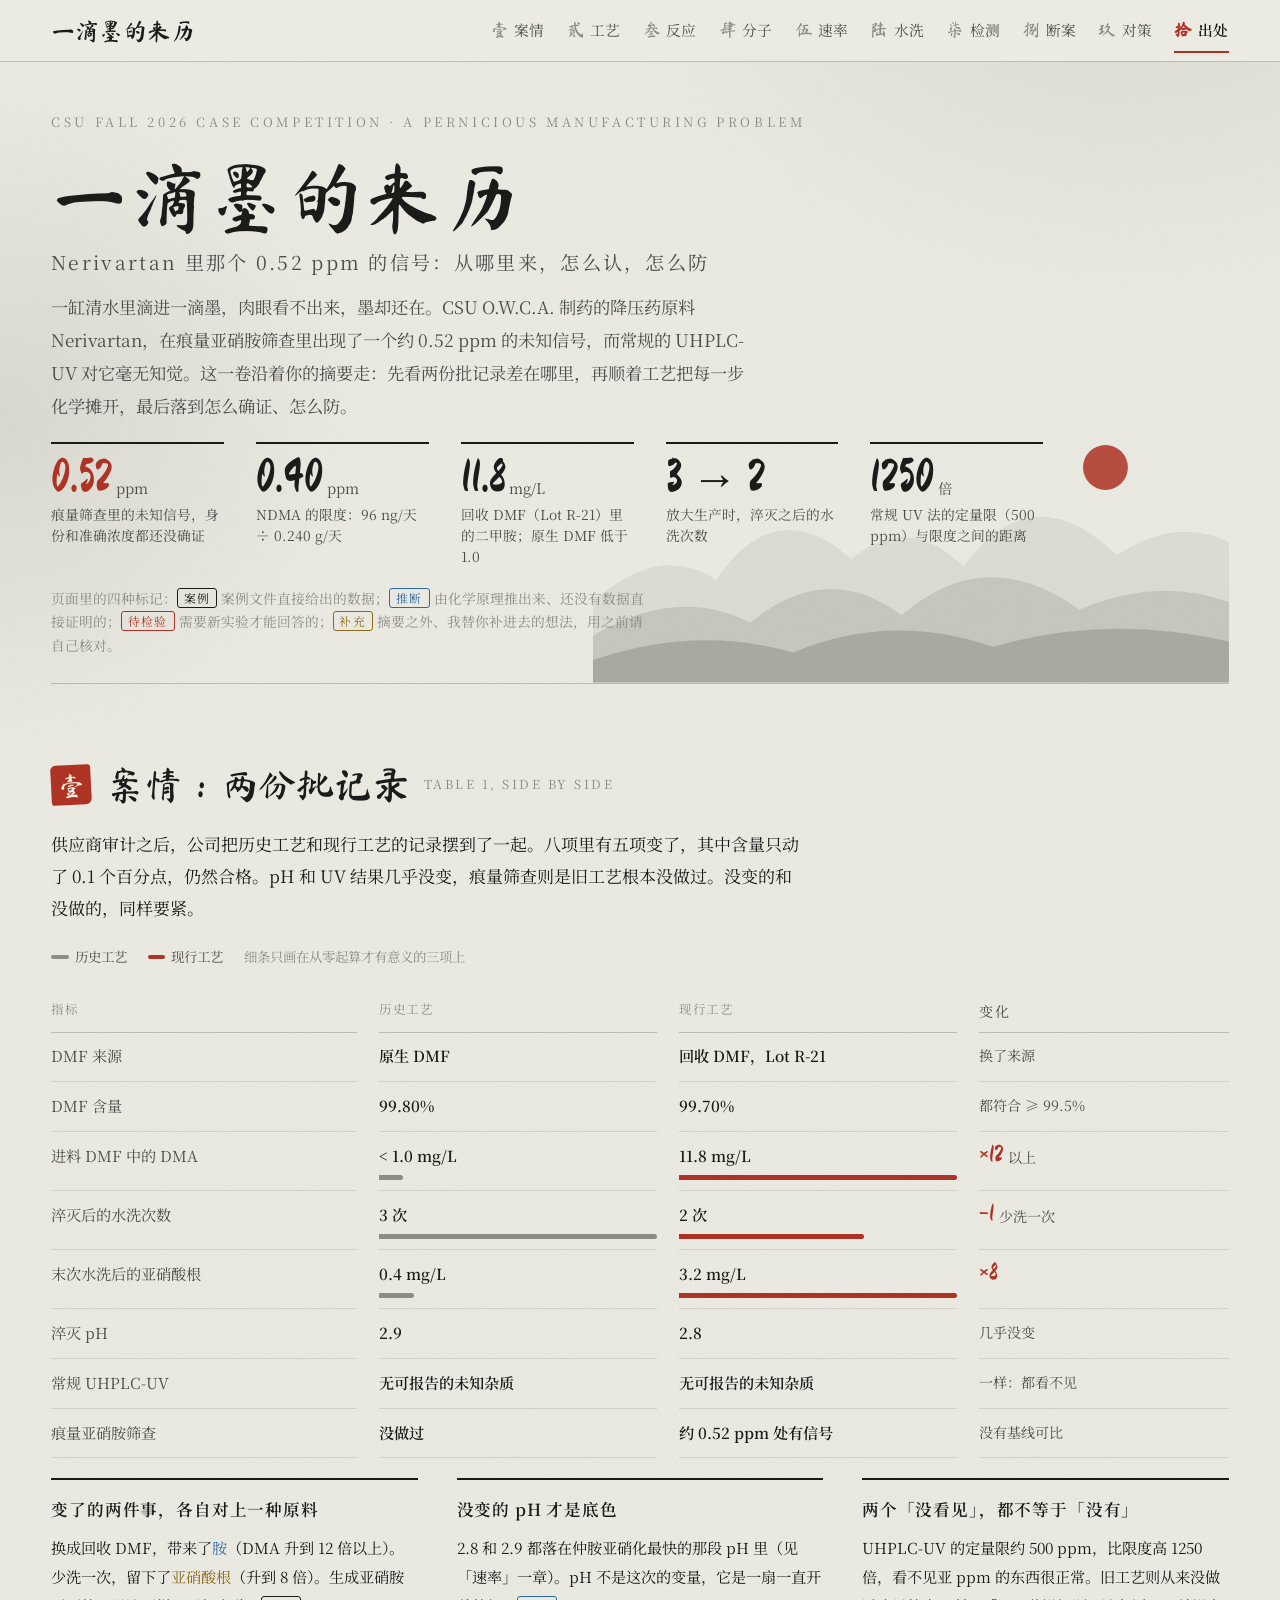
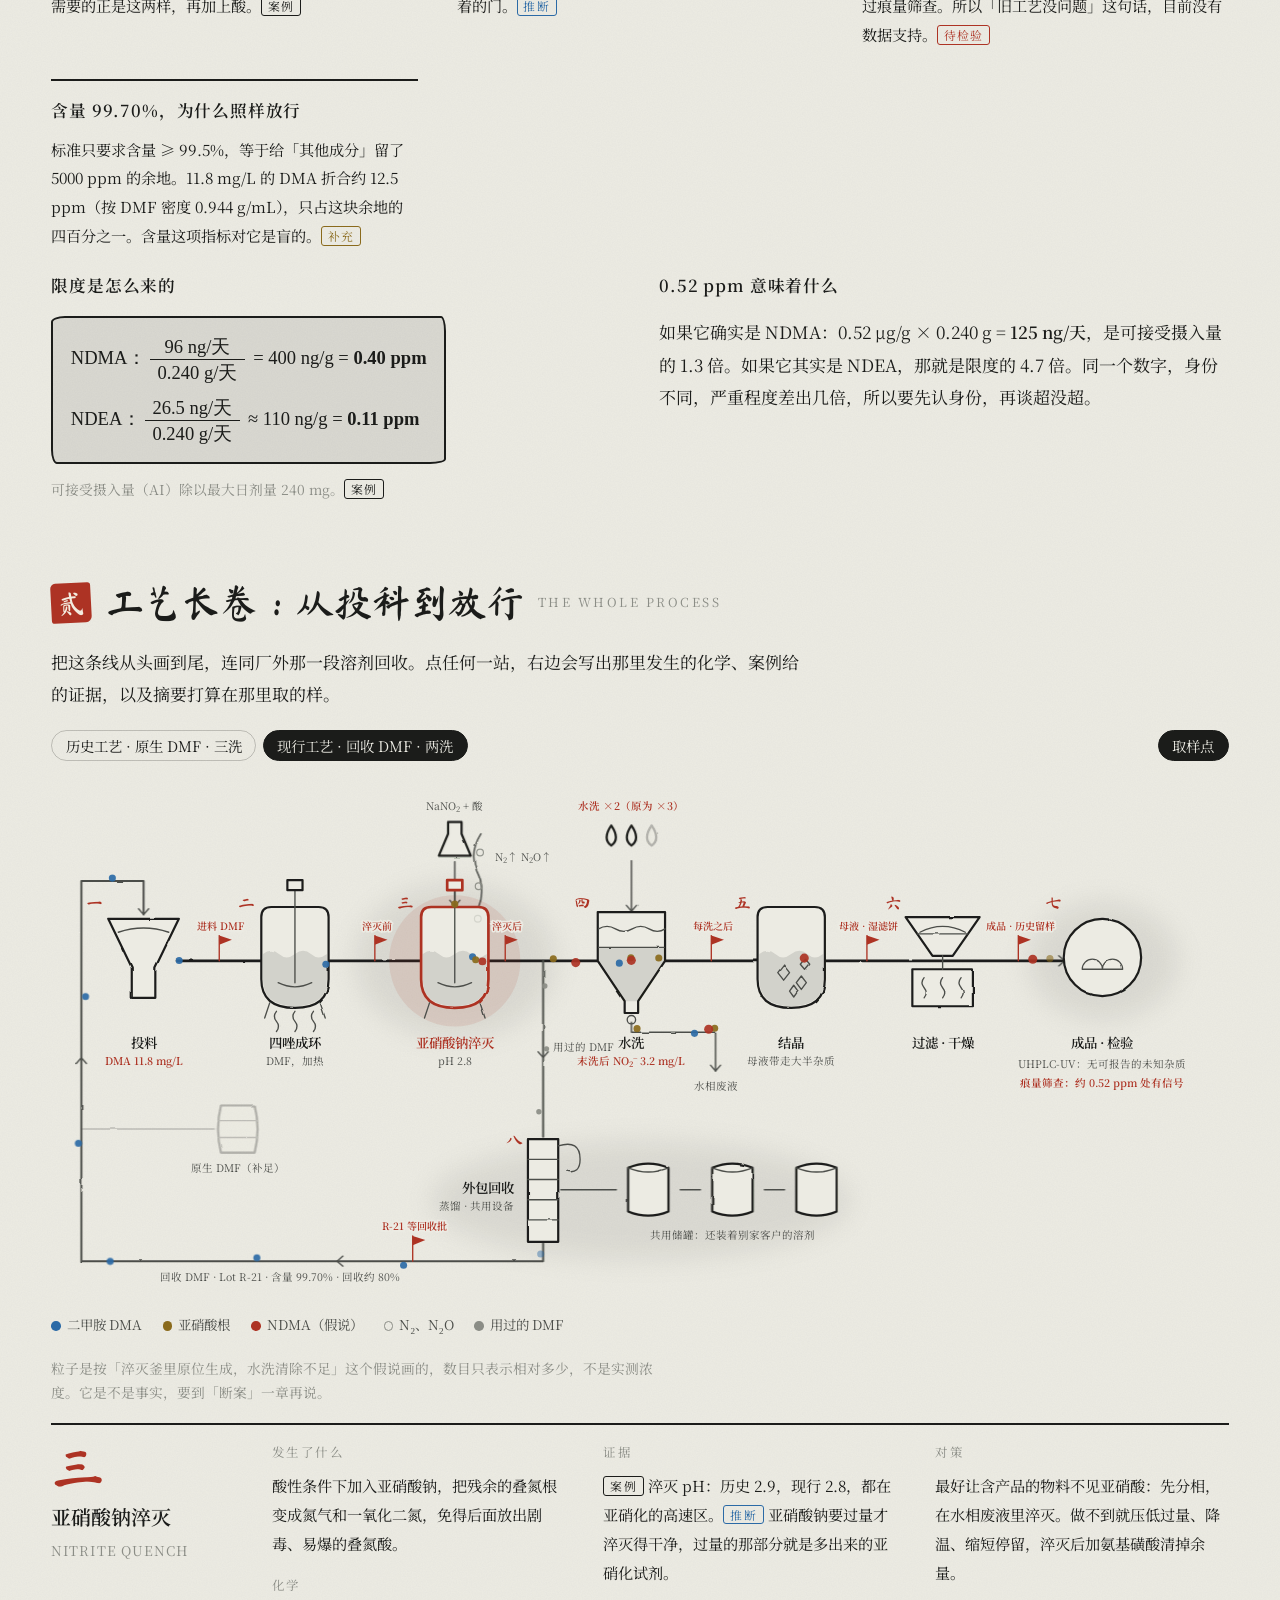
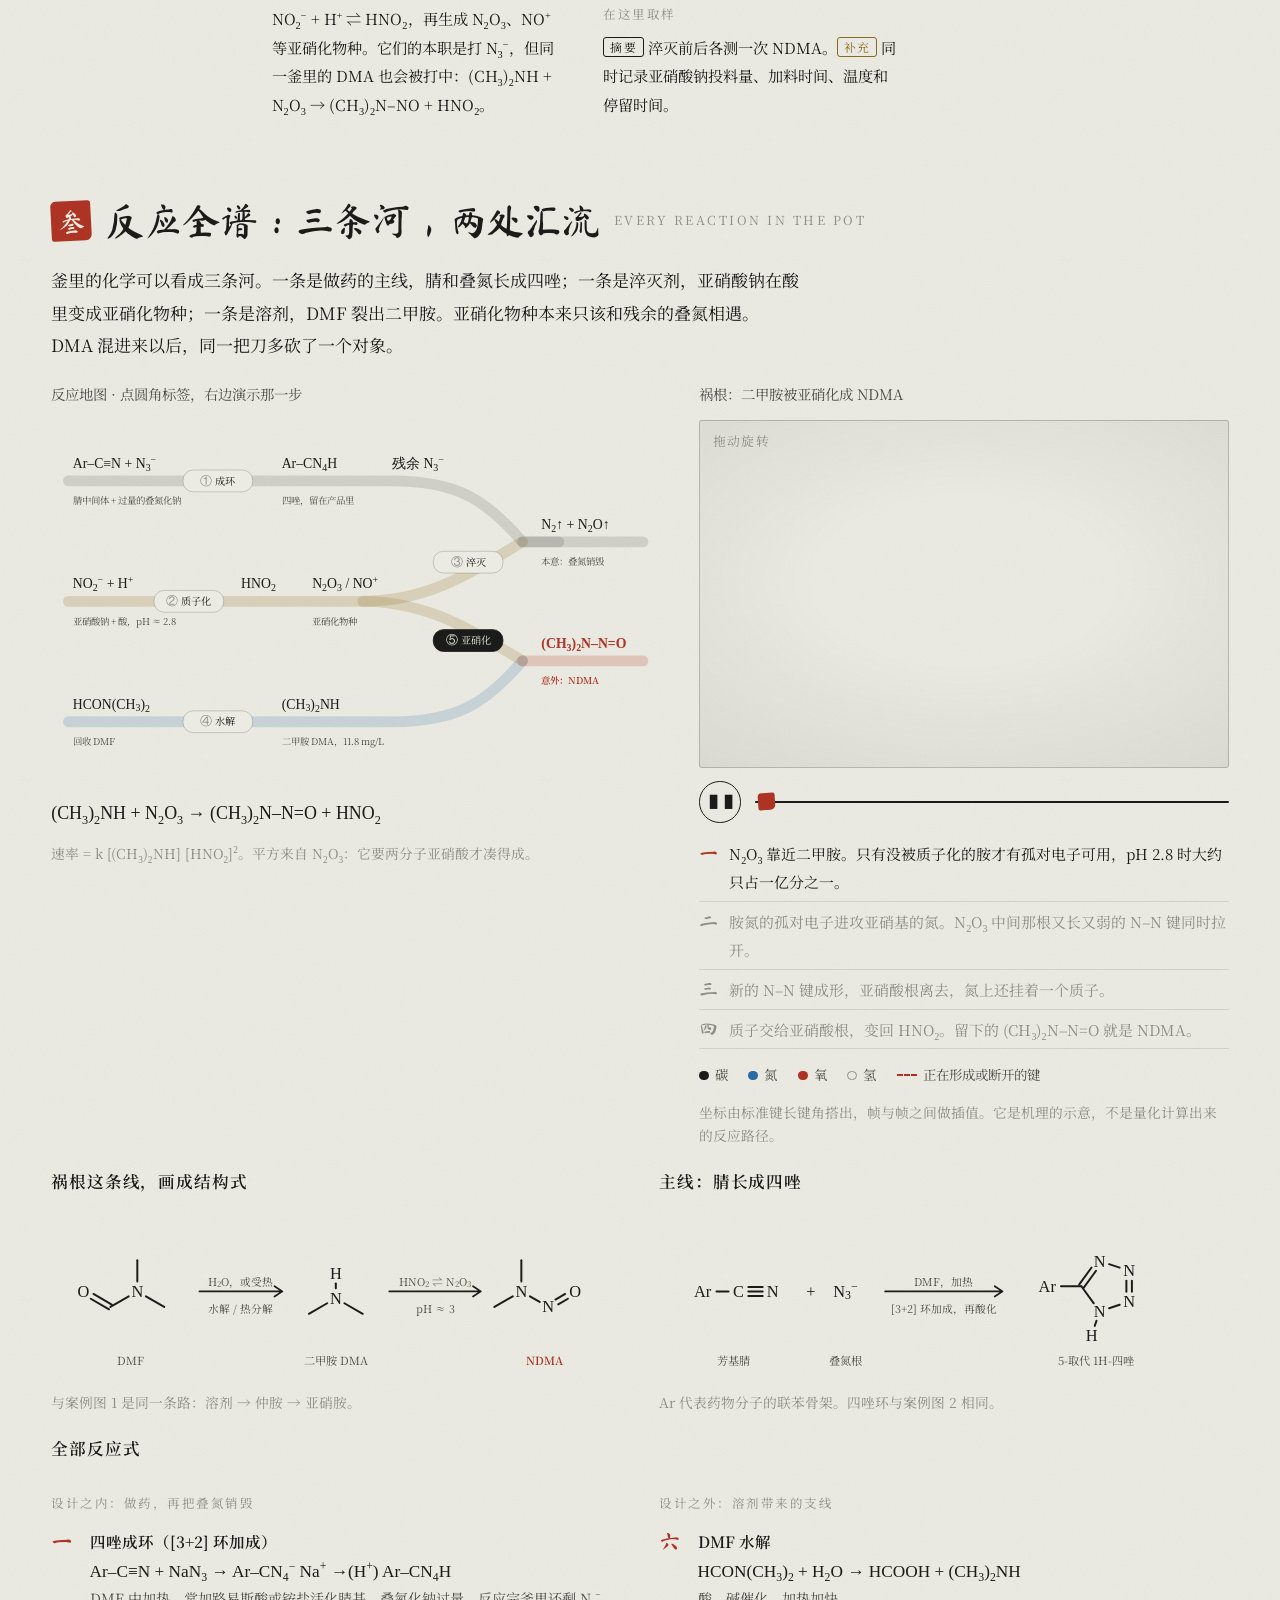
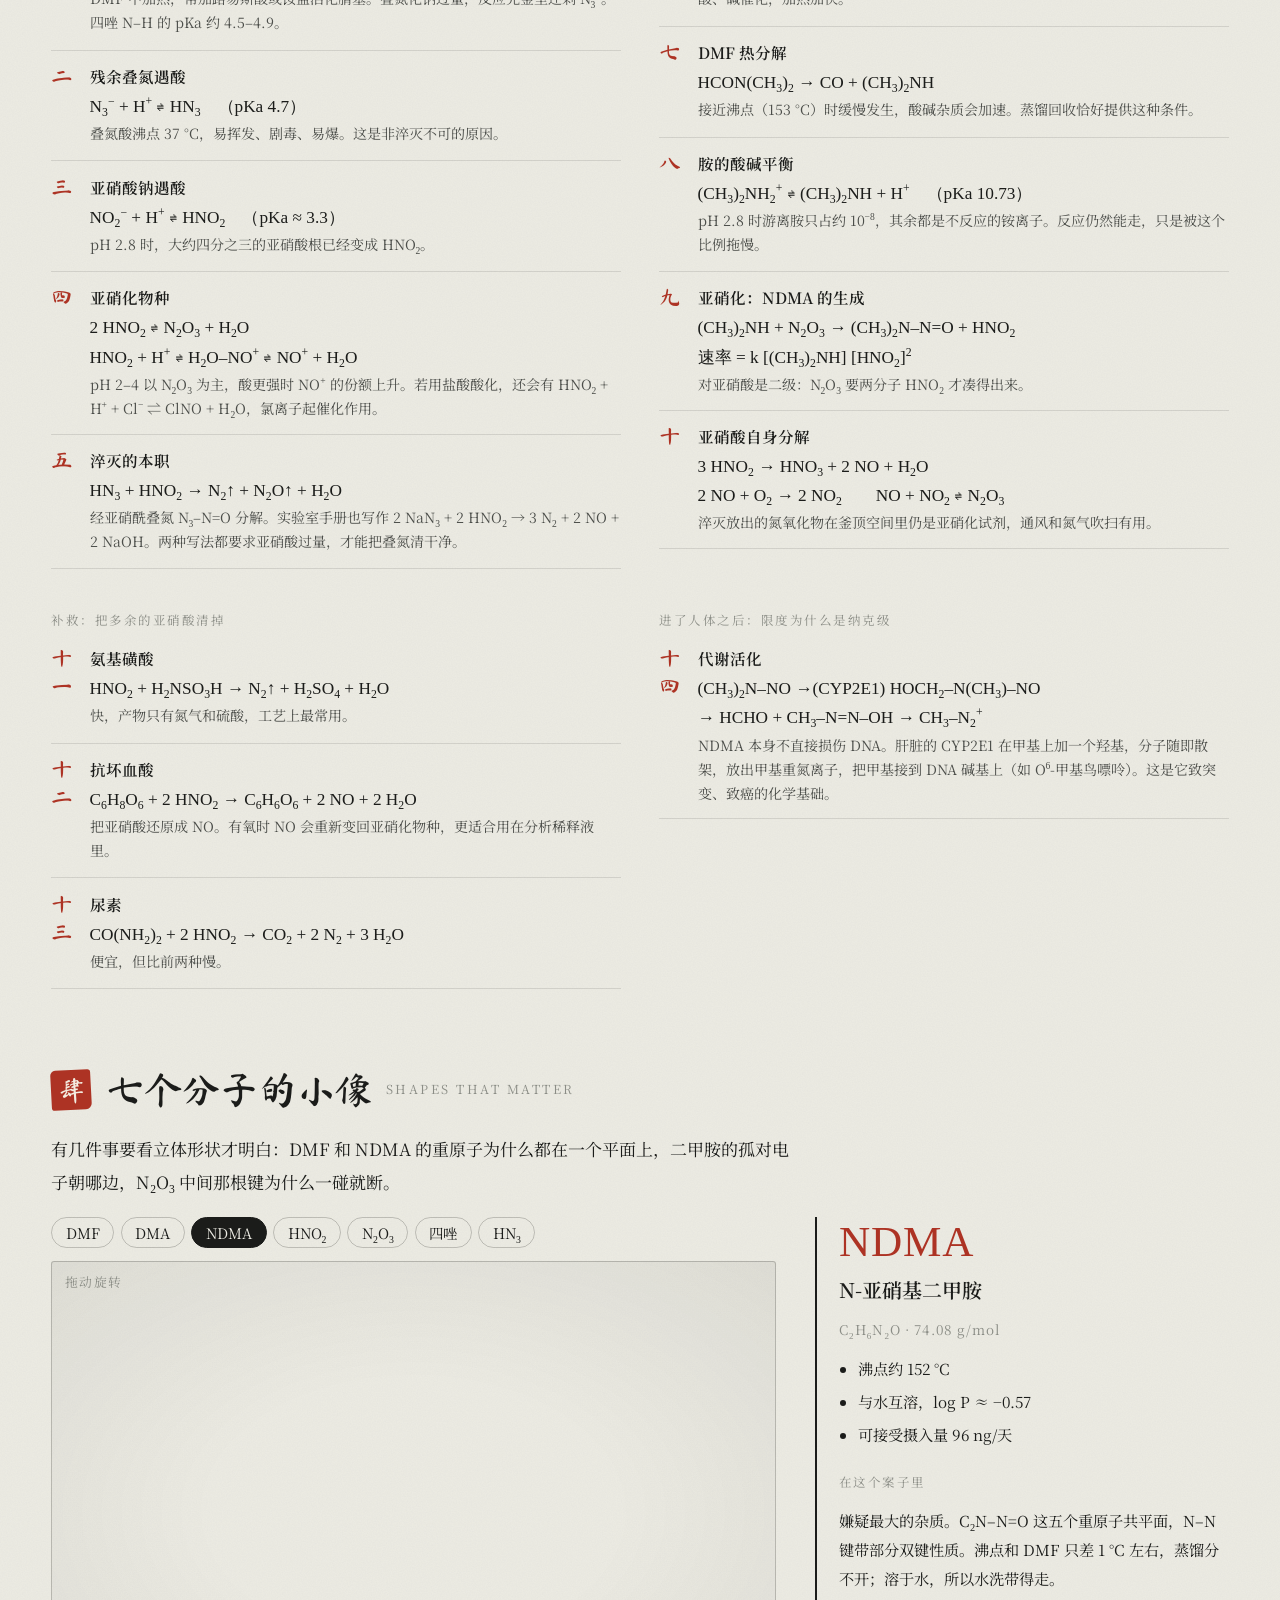
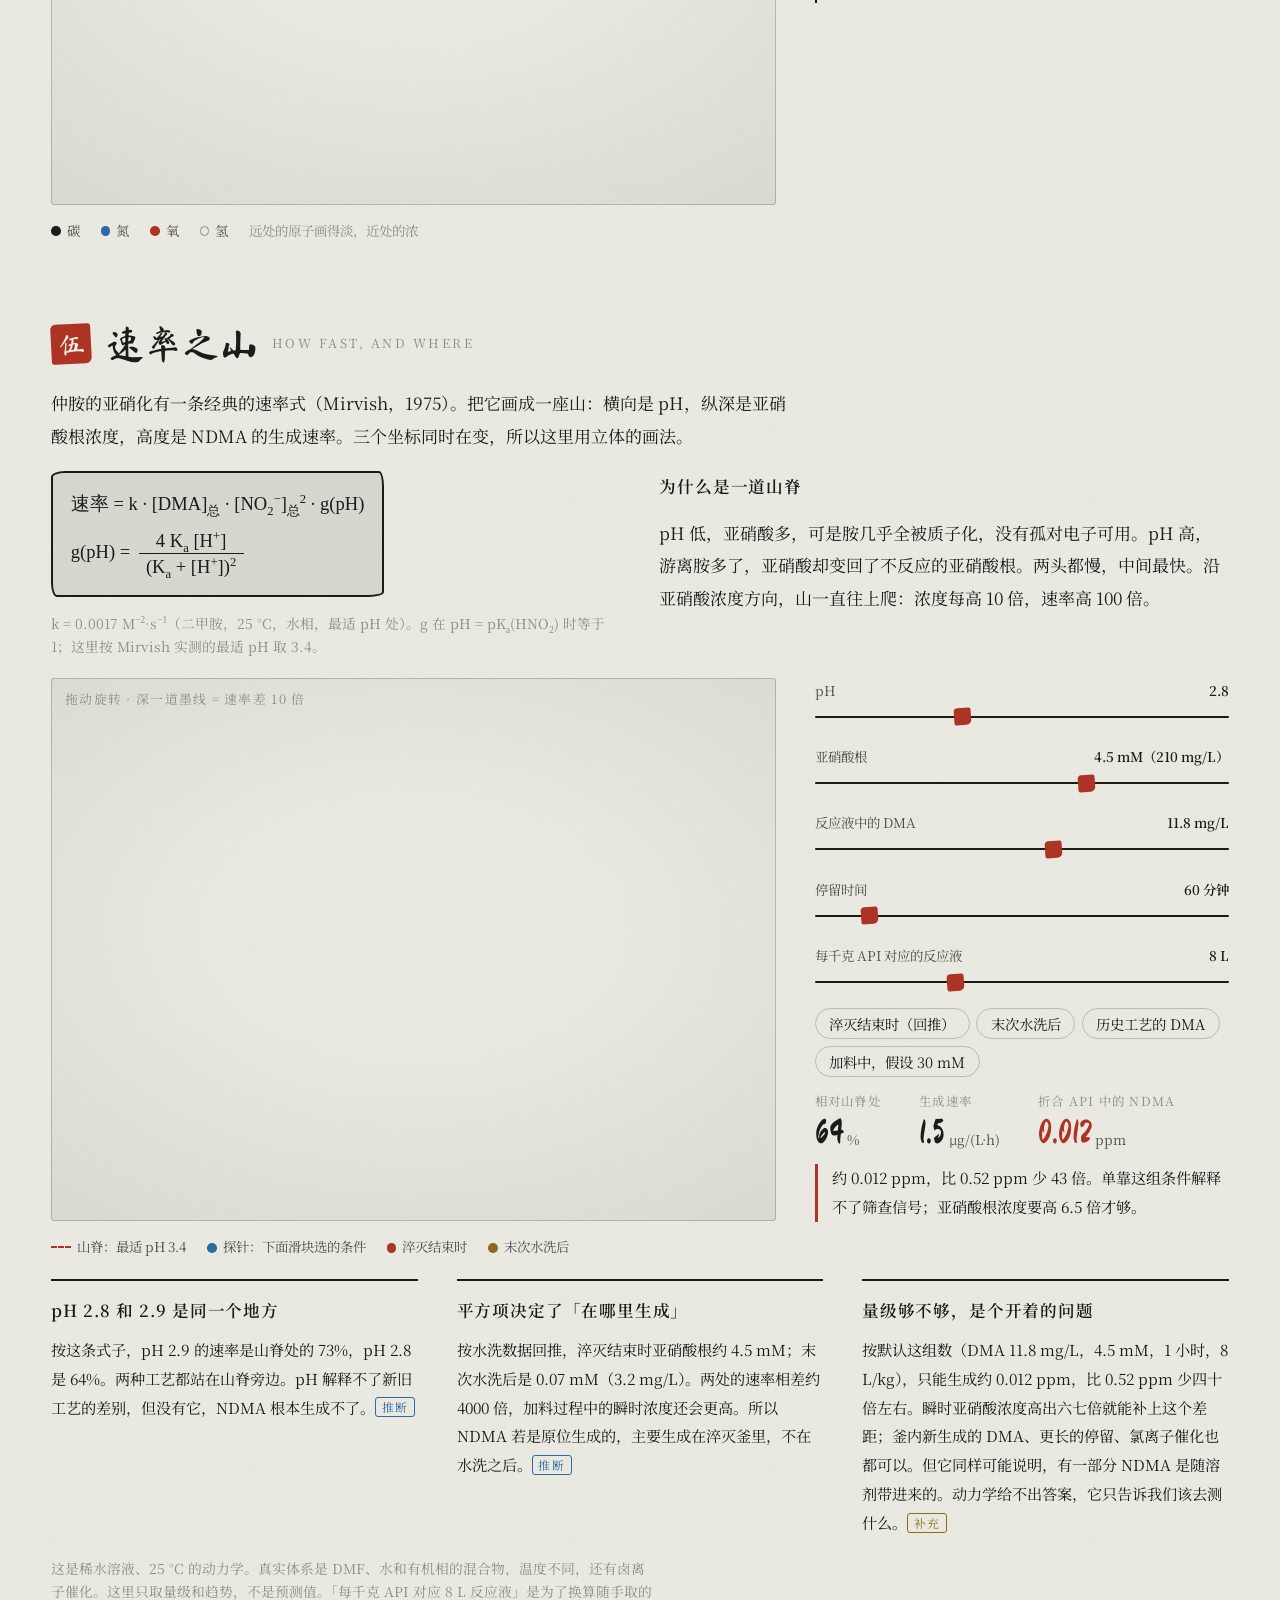
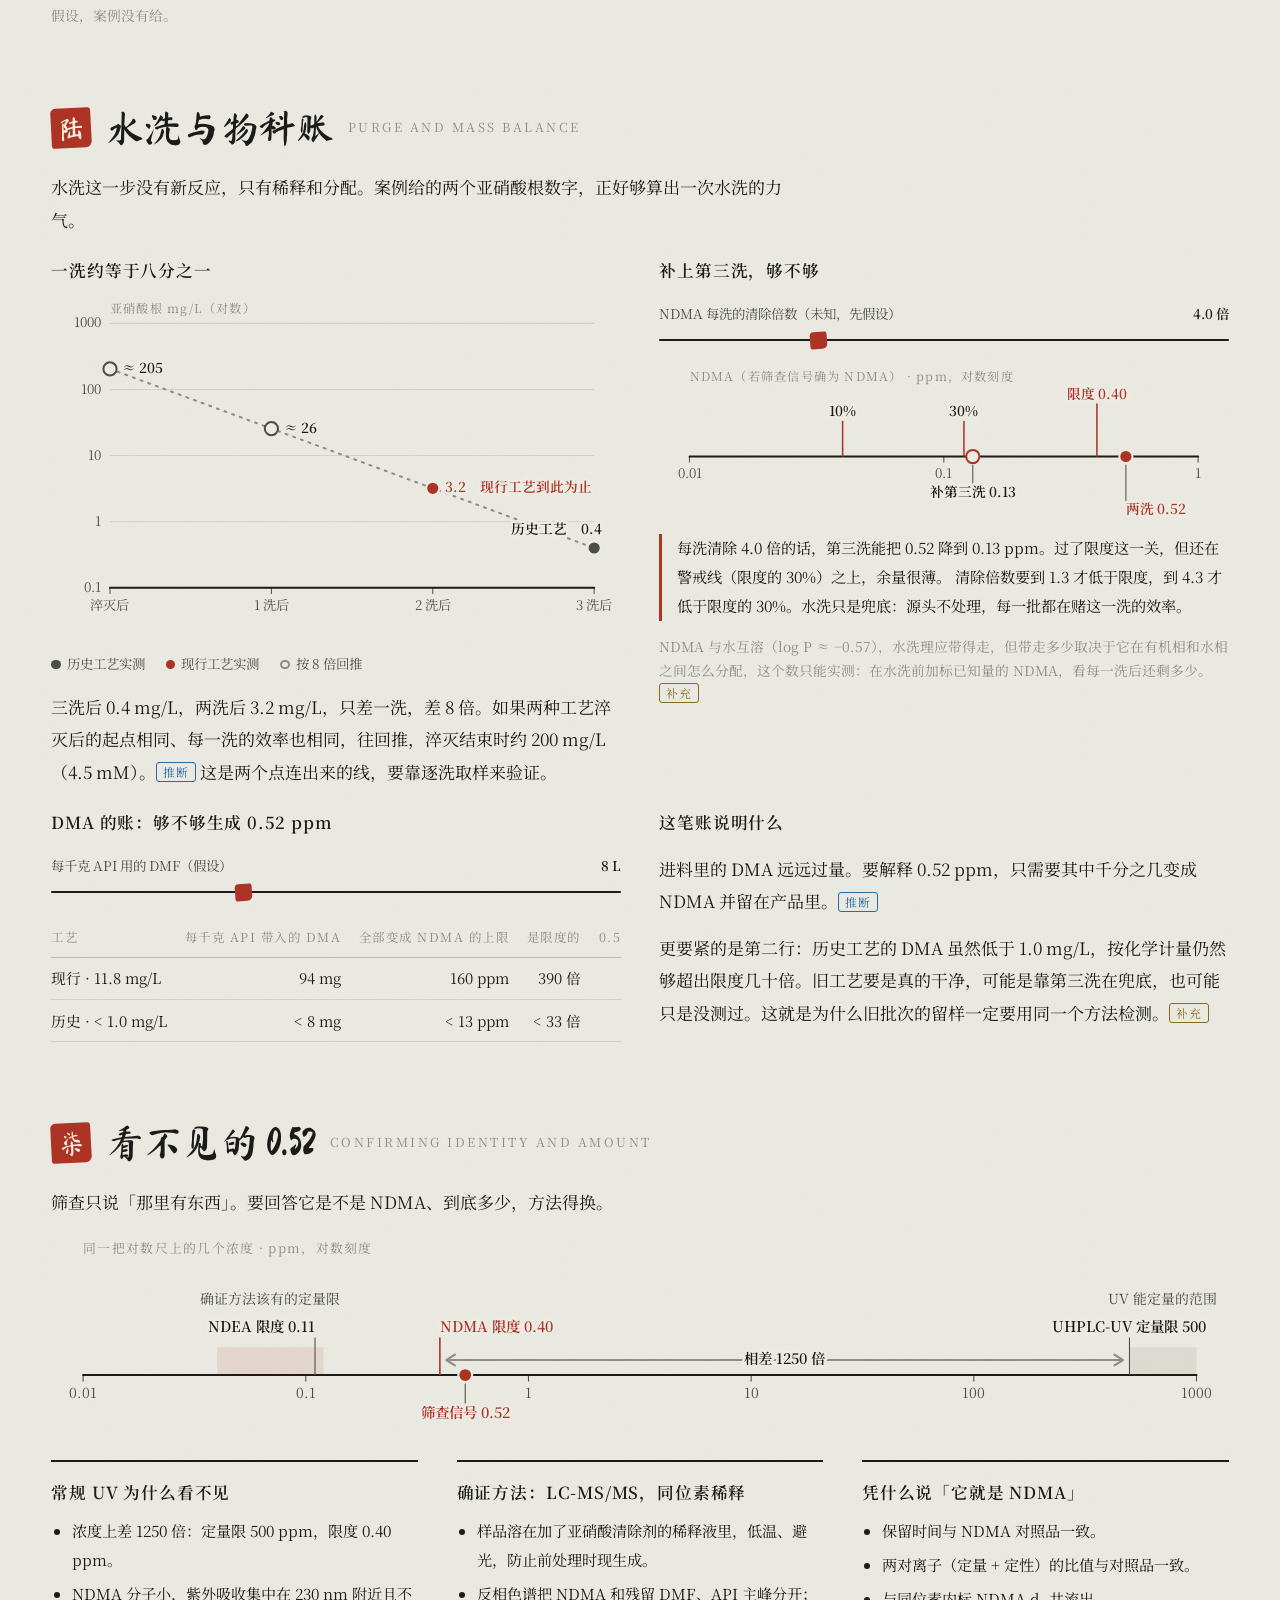
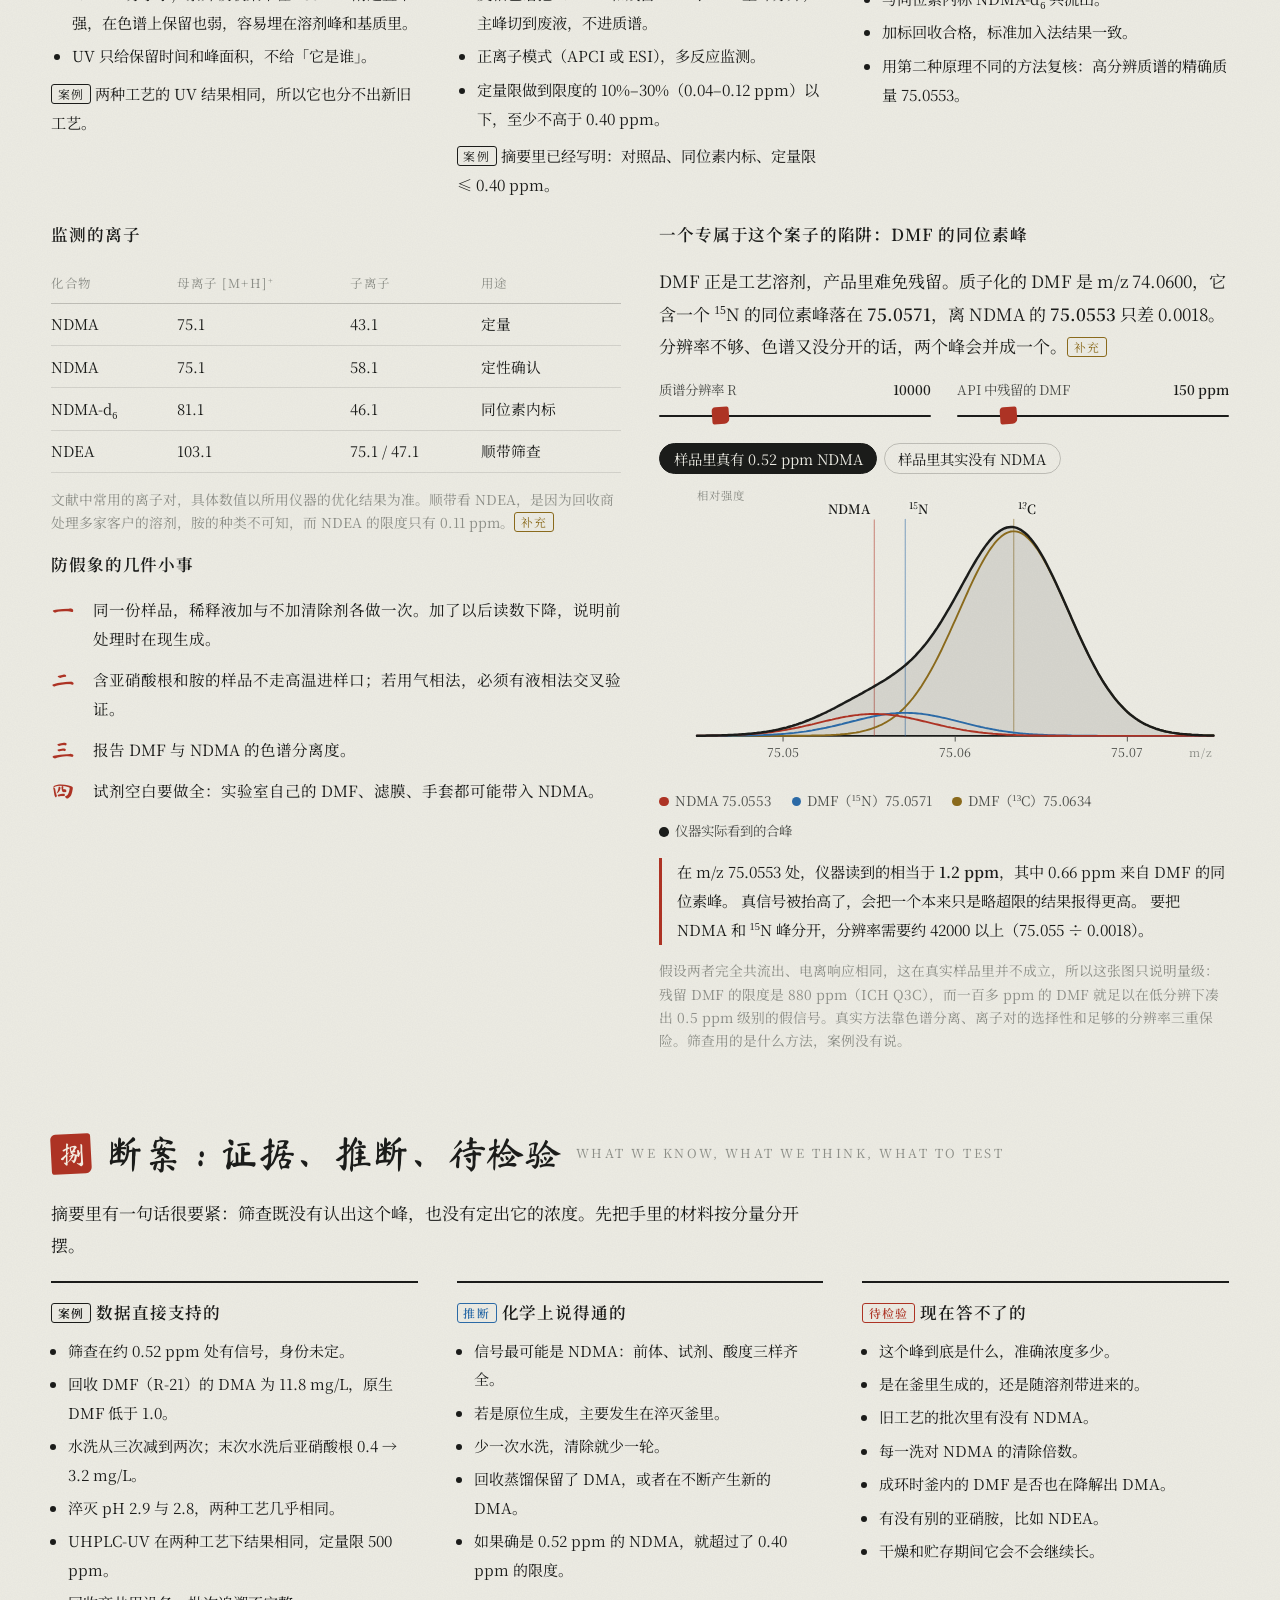
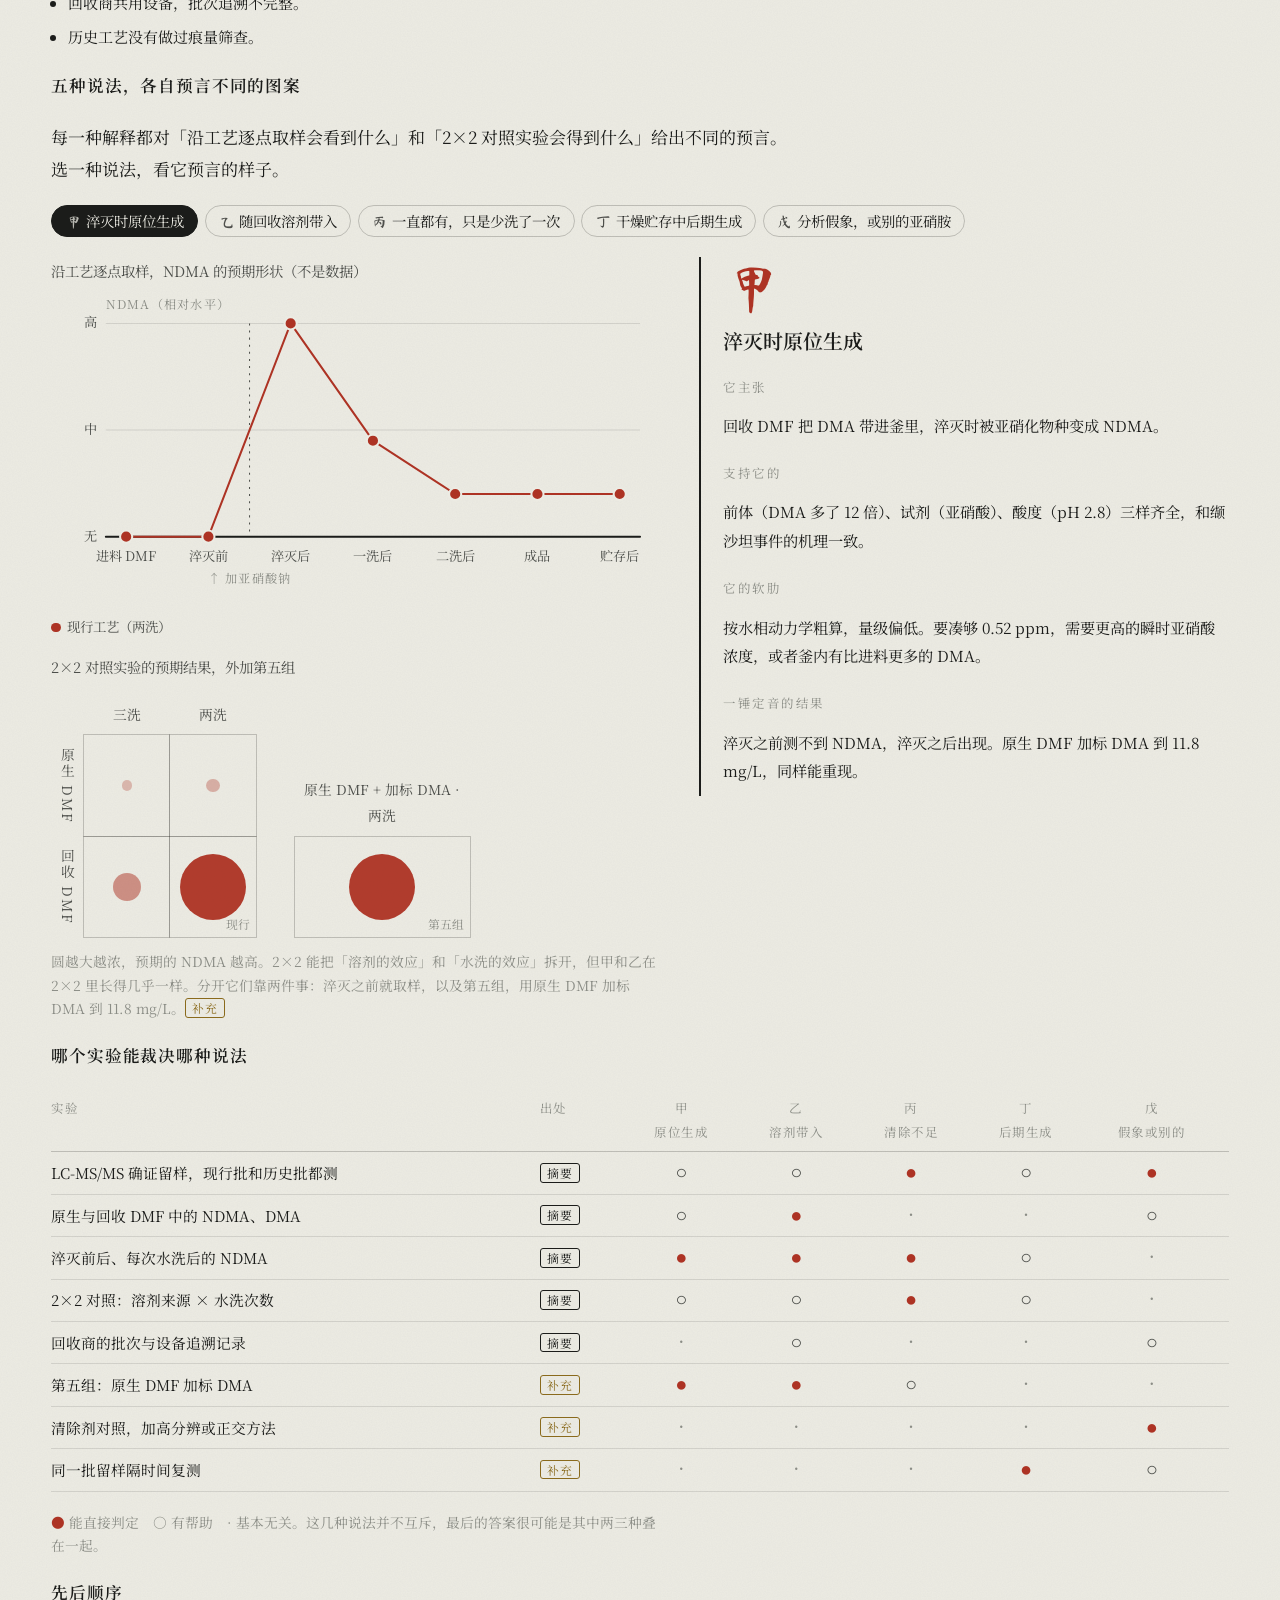
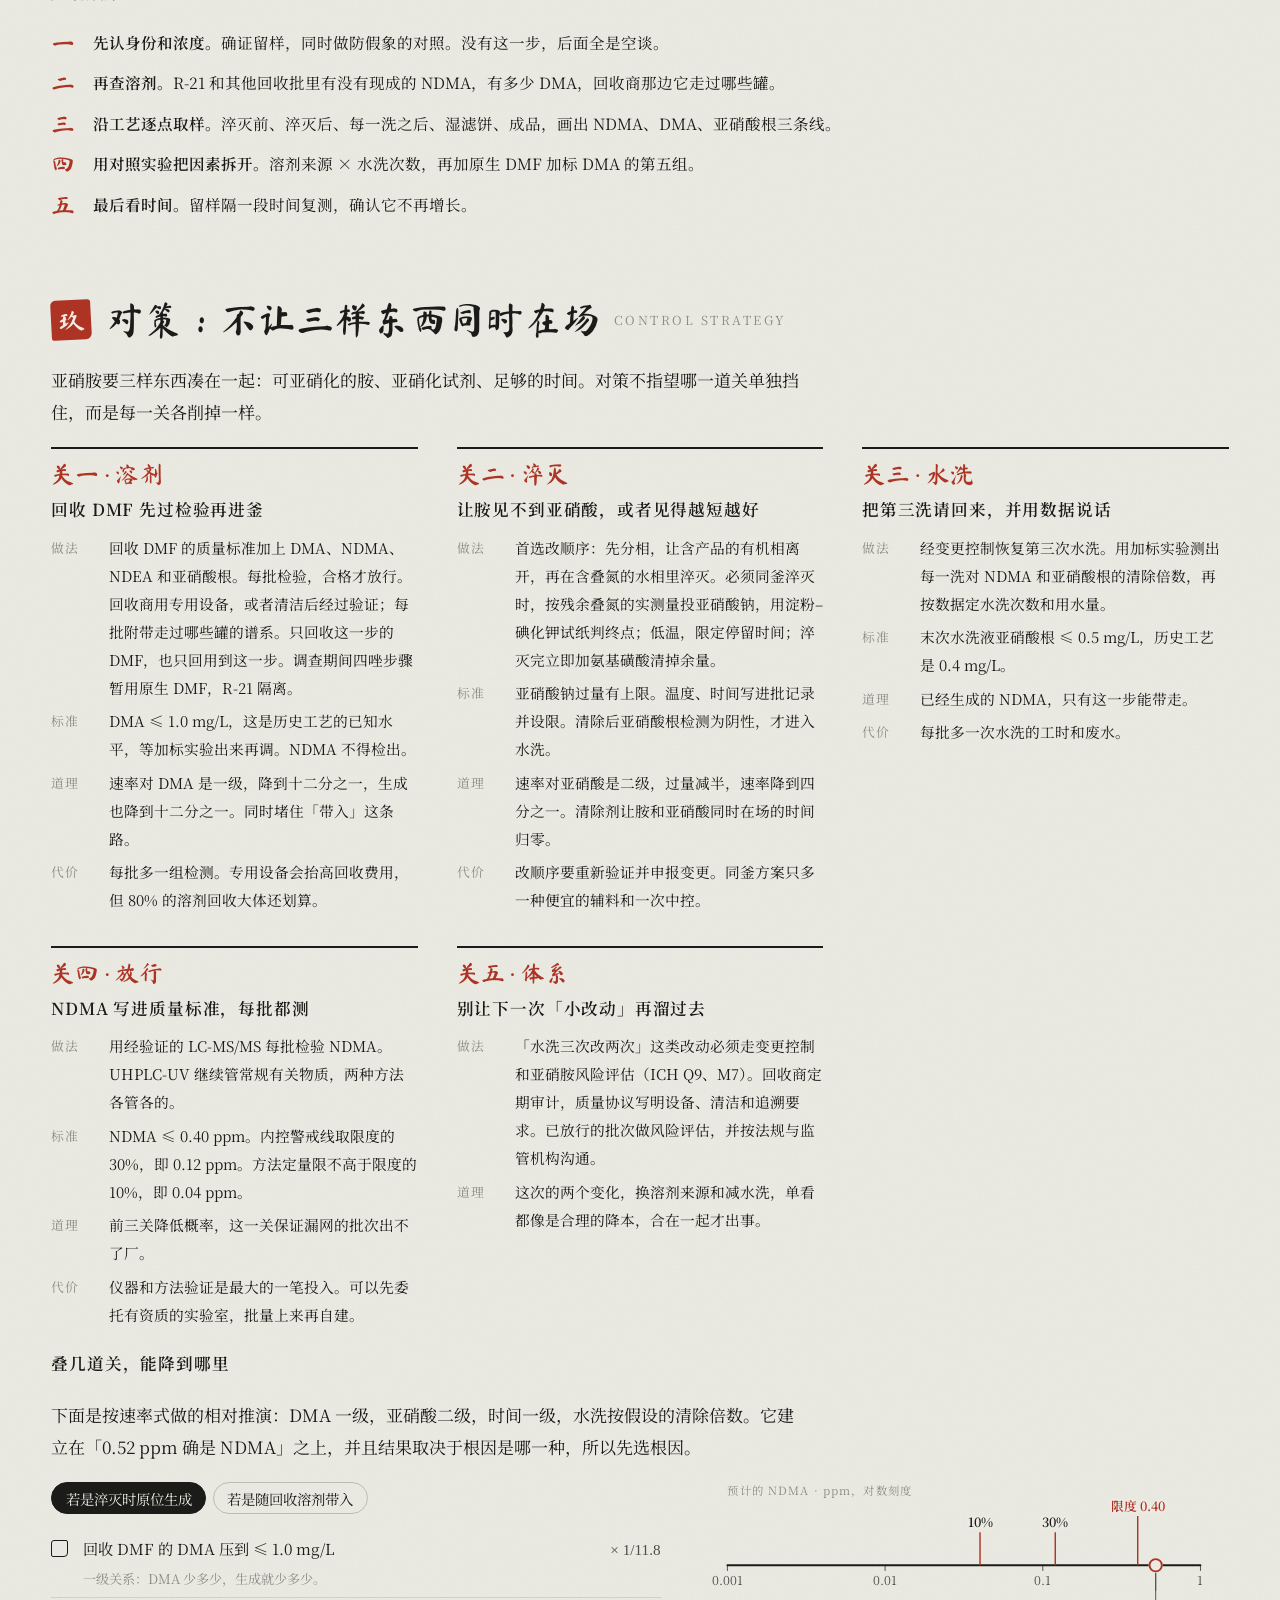
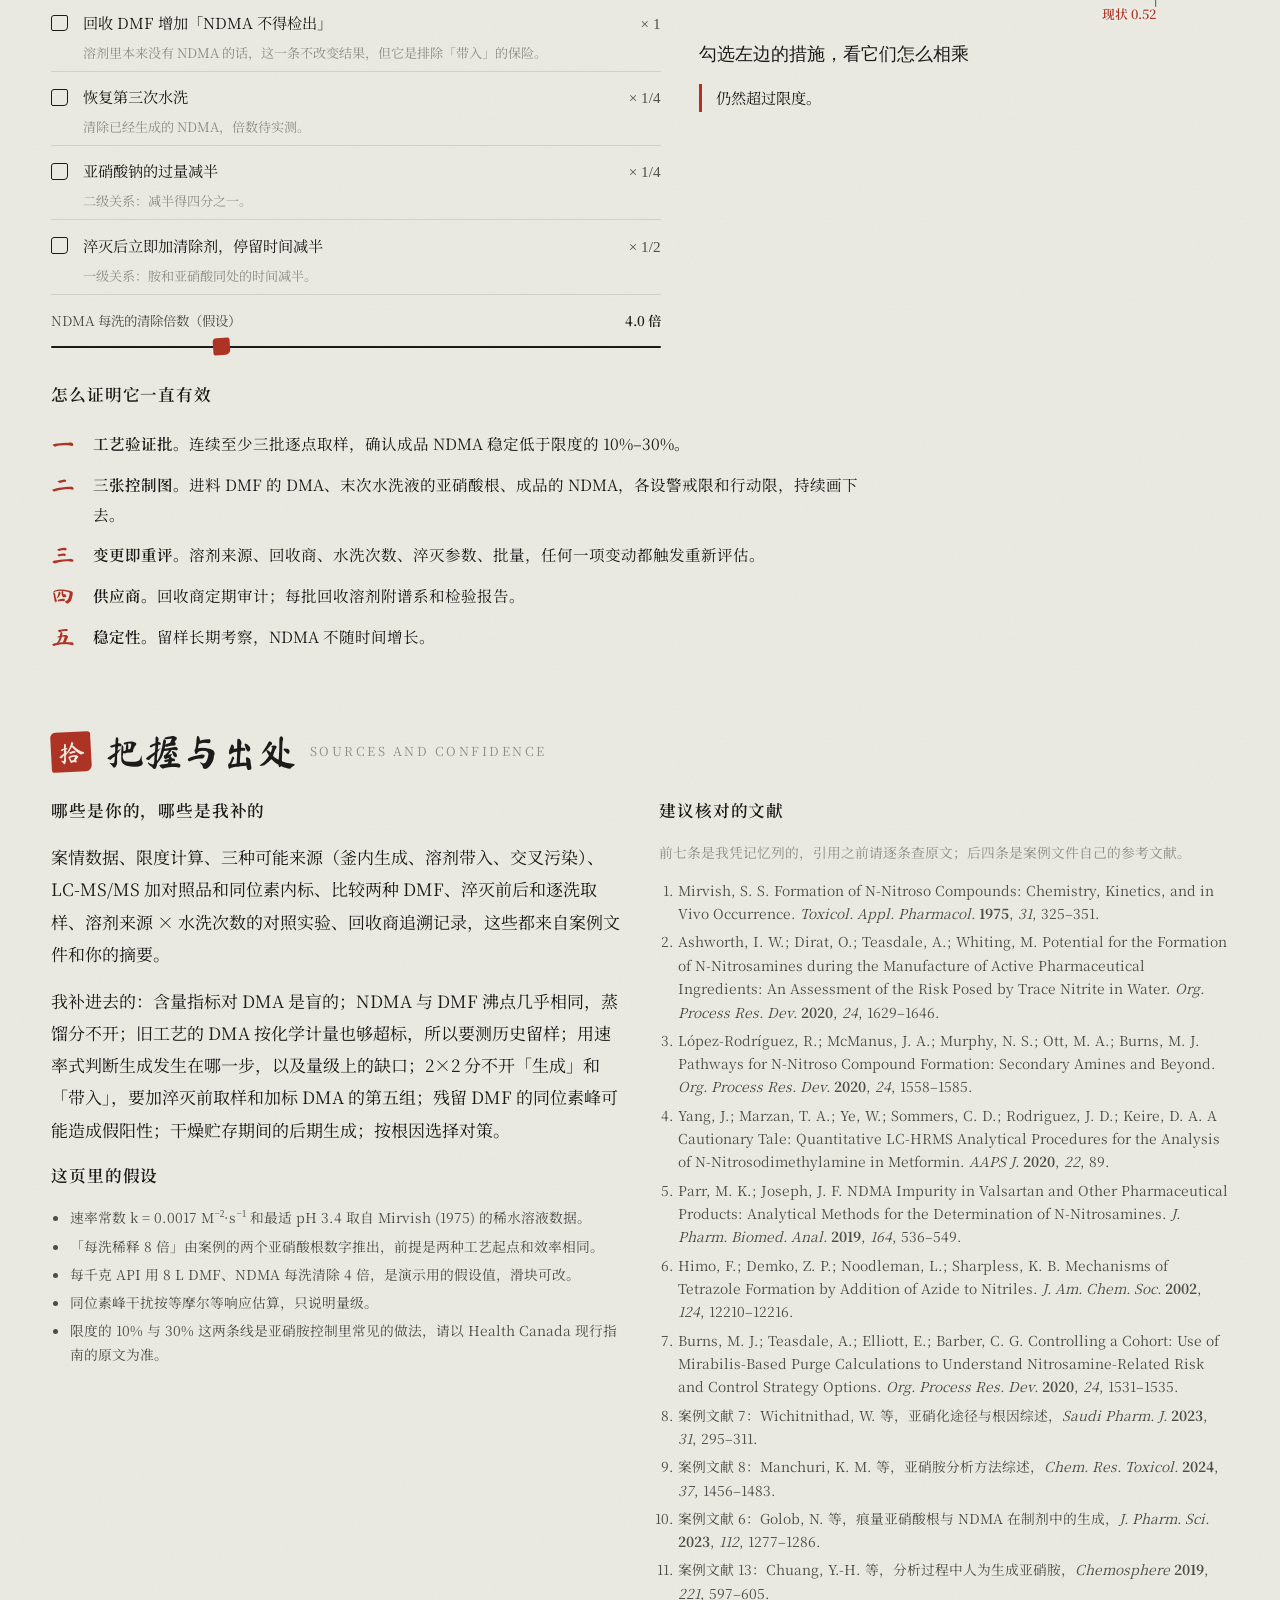
<file: src/index.html>
<!doctype html>
<html lang="zh-CN">
<head>
<meta charset="utf-8">
<meta name="viewport" content="width=device-width, initial-scale=1, viewport-fit=cover">
<meta name="description" content="水墨风格讲解：Nerivartan 原料药里 0.52 ppm 的亚硝胺信号。全工艺流程、全部化学反应、三维分子与机理、速率曲面、确证方法与控制策略。">
<title>一滴墨的来历 · Nerivartan 亚硝胺案</title>
<link rel="stylesheet" href="ink.css">
</head>
<body>
<nav class="tabs" aria-label="章节">
  <a class="brand" href="#top">一滴墨的来历</a>
  <a class="t" href="#case"><i>壹</i><span>案情</span></a>
  <a class="t" href="#flow"><i>贰</i><span>工艺</span></a>
  <a class="t" href="#chem"><i>叁</i><span>反应</span></a>
  <a class="t" href="#mol"><i>肆</i><span>分子</span></a>
  <a class="t" href="#rate"><i>伍</i><span>速率</span></a>
  <a class="t" href="#wash"><i>陆</i><span>水洗</span></a>
  <a class="t" href="#assay"><i>柒</i><span>检测</span></a>
  <a class="t" href="#judge"><i>捌</i><span>断案</span></a>
  <a class="t" href="#control"><i>玖</i><span>对策</span></a>
  <a class="t" href="#notes"><i>拾</i><span>出处</span></a>
</nav>

<div class="scroll" id="top">

<header class="top">
  <svg class="hills" viewBox="0 0 680 300" aria-hidden="true">
    <circle class="sun" cx="548" cy="70" r="24"/>
    <path class="far" d="M0 300 L0 214 Q70 150 132 190 Q196 96 276 168 Q338 118 396 176 Q470 76 560 164 Q624 122 680 150 L680 300 Z"/>
    <path class="mid" d="M0 300 L0 250 Q90 196 168 236 Q250 168 330 228 Q420 150 520 222 Q604 186 680 214 L680 300 Z"/>
    <path class="near" d="M0 300 L0 276 Q110 238 214 268 Q318 224 428 262 Q548 226 680 256 L680 300 Z"/>
  </svg>
  <div class="eyebrow">CSU Fall 2026 Case Competition · A Pernicious Manufacturing Problem</div>
  <h1>一滴墨的来历<small>Nerivartan 里那个 0.52 ppm 的信号：从哪里来，怎么认，怎么防</small></h1>
  <p class="lede">一缸清水里滴进一滴墨，肉眼看不出来，墨却还在。CSU O.W.C.A. 制药的降压药原料 Nerivartan，在痕量亚硝胺筛查里出现了一个约 0.52 ppm 的未知信号，而常规的 UHPLC-UV 对它毫无知觉。这一卷沿着你的摘要走：先看两份批记录差在哪里，再顺着工艺把每一步化学摊开，最后落到怎么确证、怎么防。</p>
  <div class="figs">
    <div class="fig key"><b>0.52<small>ppm</small></b><span>痕量筛查里的未知信号，身份和准确浓度都还没确证</span></div>
    <div class="fig"><b>0.40<small>ppm</small></b><span>NDMA 的限度：96 ng/天 ÷ 0.240 g/天</span></div>
    <div class="fig"><b>11.8<small>mg/L</small></b><span>回收 DMF（Lot R-21）里的二甲胺；原生 DMF 低于 1.0</span></div>
    <div class="fig"><b>3 → 2</b><span>放大生产时，淬灭之后的水洗次数</span></div>
    <div class="fig"><b>1250<small>倍</small></b><span>常规 UV 法的定量限（500 ppm）与限度之间的距离</span></div>
  </div>
  <p class="note">页面里的四种标记：<span class="tag fact">案例</span> 案例文件直接给出的数据；<span class="tag infer">推断</span> 由化学原理推出来、还没有数据直接证明的；<span class="tag todo">待检验</span> 需要新实验才能回答的；<span class="tag mine">补充</span> 摘要之外、我替你补进去的想法，用之前请自己核对。</p>
</header>

<!-- 壹 -->
<section id="case" aria-labelledby="h-case">
  <div class="head"><span class="seal">壹</span><h2 id="h-case">案情：两份批记录</h2><span class="en">Table 1, side by side</span></div>
  <p>供应商审计之后，公司把历史工艺和现行工艺的记录摆到了一起。八项里有五项变了，其中含量只动了 0.1 个百分点，仍然合格。pH 和 UV 结果几乎没变，痕量筛查则是旧工艺根本没做过。没变的和没做的，同样要紧。</p>
  <div class="legend"><span><i class="bar old"></i>历史工艺</span><span><i class="bar now"></i>现行工艺</span><span class="pale">细条只画在从零起算才有意义的三项上</span></div>
  <div class="cmp" role="table" aria-label="历史工艺与现行工艺对比">
    <div class="h">指标</div><div class="h">历史工艺</div><div class="h">现行工艺</div><div class="h d">变化</div>

    <div class="k">DMF 来源</div><div class="v"><b>原生 DMF</b></div><div class="v now"><b>回收 DMF，Lot R-21</b></div><div class="d">换了来源</div>
    <div class="k">DMF 含量</div><div class="v"><b>99.80%</b></div><div class="v now"><b>99.70%</b></div><div class="d flat">都符合 ≥ 99.5%</div>
    <div class="k">进料 DMF 中的 DMA</div><div class="v"><b>&lt; 1.0 mg/L</b><i style="--v:.085"></i></div><div class="v now"><b>11.8 mg/L</b><i style="--v:1"></i></div><div class="d"><b>×12</b>以上</div>
    <div class="k">淬灭后的水洗次数</div><div class="v"><b>3 次</b><i style="--v:1"></i></div><div class="v now"><b>2 次</b><i style="--v:.667"></i></div><div class="d"><b>−1</b>少洗一次</div>
    <div class="k">末次水洗后的亚硝酸根</div><div class="v"><b>0.4 mg/L</b><i style="--v:.125"></i></div><div class="v now"><b>3.2 mg/L</b><i style="--v:1"></i></div><div class="d"><b>×8</b></div>
    <div class="k">淬灭 pH</div><div class="v same"><b>2.9</b></div><div class="v same"><b>2.8</b></div><div class="d flat">几乎没变</div>
    <div class="k">常规 UHPLC-UV</div><div class="v same"><b>无可报告的未知杂质</b></div><div class="v same"><b>无可报告的未知杂质</b></div><div class="d flat">一样：都看不见</div>
    <div class="k">痕量亚硝胺筛查</div><div class="v"><b>没做过</b></div><div class="v now"><b>约 0.52 ppm 处有信号</b></div><div class="d">没有基线可比</div>
  </div>

  <div class="cards">
    <div class="card">
      <h3>变了的两件事，各自对上一种原料</h3>
      <p>换成回收 DMF，带来了<span class="blue">胺</span>（DMA 升到 12 倍以上）。少洗一次，留下了<span class="ochre">亚硝酸根</span>（升到 8 倍）。生成亚硝胺需要的正是这两样，再加上酸。<span class="tag fact">案例</span></p>
    </div>
    <div class="card">
      <h3>没变的 pH 才是底色</h3>
      <p>2.8 和 2.9 都落在仲胺亚硝化最快的那段 pH 里（见「速率」一章）。pH 不是这次的变量，它是一扇一直开着的门。<span class="tag infer">推断</span></p>
    </div>
    <div class="card">
      <h3>两个「没看见」，都不等于「没有」</h3>
      <p>UHPLC-UV 的定量限约 500 ppm，比限度高 1250 倍，看不见亚 ppm 的东西很正常。旧工艺则从来没做过痕量筛查。所以「旧工艺没问题」这句话，目前没有数据支持。<span class="tag todo">待检验</span></p>
    </div>
    <div class="card">
      <h3>含量 99.70%，为什么照样放行</h3>
      <p>标准只要求含量 ≥ 99.5%，等于给「其他成分」留了 5000 ppm 的余地。11.8 mg/L 的 DMA 折合约 12.5 ppm（按 DMF 密度 0.944 g/mL），只占这块余地的四百分之一。含量这项指标对它是盲的。<span class="tag mine">补充</span></p>
    </div>
  </div>

  <div class="two">
    <div>
      <h3>限度是怎么来的</h3>
      <div class="boxed">
        <div class="eq">NDMA：<span class="frac"><span>96 ng/天</span><span>0.240 g/天</span></span> = 400 ng/g = <strong>0.40 ppm</strong></div>
        <div class="eq">NDEA：<span class="frac"><span>26.5 ng/天</span><span>0.240 g/天</span></span> ≈ 110 ng/g = <strong>0.11 ppm</strong></div>
      </div>
      <p class="note">可接受摄入量（AI）除以最大日剂量 240 mg。<span class="tag fact">案例</span></p>
    </div>
    <div>
      <h3>0.52 ppm 意味着什么</h3>
      <p>如果它确实是 NDMA：0.52 µg/g × 0.240 g = <strong>125 ng/天</strong>，是可接受摄入量的 1.3 倍。如果它其实是 NDEA，那就是限度的 4.7 倍。同一个数字，身份不同，严重程度差出几倍，所以要先认身份，再谈超没超。</p>
    </div>
  </div>
</section>

<!-- 贰 -->
<section id="flow" aria-labelledby="h-flow">
  <div class="head"><span class="seal">贰</span><h2 id="h-flow">工艺长卷：从投料到放行</h2><span class="en">The whole process</span></div>
  <p>把这条线从头画到尾，连同厂外那一段溶剂回收。点任何一站，右边会写出那里发生的化学、案例给的证据，以及摘要打算在那里取的样。</p>
  <div class="bar">
        <div class="chips" role="group" aria-label="工艺版本">
          <button type="button" data-mode="old" aria-pressed="false">历史工艺 · 原生 DMF · 三洗</button>
          <button type="button" data-mode="now" aria-pressed="true">现行工艺 · 回收 DMF · 两洗</button>
        </div>
        <button type="button" class="toggle" id="flag-toggle" aria-pressed="true">取样点</button>
      </div>
      <div class="flow-wrap"><svg class="flow" id="flow-svg" viewBox="0 0 1400 610" role="img" aria-label="Nerivartan 四唑步骤的工艺流程图：投料、成环、亚硝酸钠淬灭、水洗、结晶、过滤干燥、放行，以及外包的 DMF 回收回路"></svg></div>
      <div class="legend">
        <span><i class="dma"></i>二甲胺 DMA</span><span><i class="no2"></i>亚硝酸根</span><span><i class="ndma"></i>NDMA（假说）</span><span><i class="gas"></i>N₂、N₂O</span><span><i style="background:var(--ink-pale)"></i>用过的 DMF</span>
      </div>
  <p class="note">粒子是按「淬灭釜里原位生成，水洗清除不足」这个假说画的，数目只表示相对多少，不是实测浓度。它是不是事实，要到「断案」一章再说。</p>
  <div class="panel wide" id="flow-panel" aria-live="polite"></div>
</section>

<!-- 叁 -->
<section id="chem" aria-labelledby="h-chem">
  <div class="head"><span class="seal">叁</span><h2 id="h-chem">反应全谱：三条河，两处汇流</h2><span class="en">Every reaction in the pot</span></div>
  <p>釜里的化学可以看成三条河。一条是做药的主线，腈和叠氮长成四唑；一条是淬灭剂，亚硝酸钠在酸里变成亚硝化物种；一条是溶剂，DMF 裂出二甲胺。亚硝化物种本来只该和残余的叠氮相遇。DMA 混进来以后，同一把刀多砍了一个对象。</p>
  <div class="stage even">
    <div>
      <div class="bar"><span class="bar-title">反应地图 · 点圆角标签，右边演示那一步</span></div>
      <svg class="map" id="rx-map" viewBox="0 0 840 500" role="group" aria-label="反应地图"></svg>
      <div class="p-eq" id="rx-eq"></div>
      <p class="note" id="rx-note"></p>
    </div>
    <div>
      <div class="bar"><span class="bar-title" id="rx-title"></span></div>
      <div class="c3d"><canvas id="rx-canvas" tabindex="0" aria-label="三维反应演示，可拖动旋转，方向键也可旋转"></canvas><span class="corner">拖动旋转</span></div>
      <div class="player">
        <button type="button" id="rx-play" aria-label="播放或暂停">❚❚</button>
        <input type="range" id="rx-seek" min="0" max="4" step="0.001" value="0" aria-label="反应进度">
      </div>
      <ol class="caps" id="rx-caps"></ol>
      <div class="legend"><span><i></i>碳</span><span><i class="n"></i>氮</span><span><i class="o"></i>氧</span><span><i class="h"></i>氢</span><span><i class="dash"></i>正在形成或断开的键</span></div>
      <p class="note">坐标由标准键长键角搭出，帧与帧之间做插值。它是机理的示意，不是量化计算出来的反应路径。</p>
    </div>
  </div>

  <div class="two">
    <div>
      <h3>祸根这条线，画成结构式</h3>
      <svg class="sk" id="sk-ndma" viewBox="0 0 660 190" role="img" aria-label="DMF 分解成二甲胺，二甲胺在酸性亚硝酸条件下生成 NDMA"></svg>
      <p class="note">与案例图 1 是同一条路：溶剂 → 仲胺 → 亚硝胺。</p>
    </div>
    <div>
      <h3>主线：腈长成四唑</h3>
      <svg class="sk" id="sk-tet" viewBox="0 0 660 190" role="img" aria-label="芳基腈与叠氮根环加成生成 5-取代 1H-四唑"></svg>
      <p class="note">Ar 代表药物分子的联苯骨架。四唑环与案例图 2 相同。</p>
    </div>
  </div>

  <h3>全部反应式</h3>
  <div class="rxlist">
    <div>
      <h4>设计之内：做药，再把叠氮销毁</h4>
      <ol>
        <li><b>一</b><strong>四唑成环（[3+2] 环加成）</strong><div class="eq">Ar–C≡N + NaN₃ → Ar–CN₄⁻ Na⁺ →(H⁺) Ar–CN₄H</div><span>DMF 中加热，常加路易斯酸或铵盐活化腈基。叠氮化钠过量，反应完釜里还剩 N₃⁻。四唑 N–H 的 pKa 约 4.5–4.9。</span></li>
        <li><b>二</b><strong>残余叠氮遇酸</strong><div class="eq">N₃⁻ + H⁺ ⇌ HN₃　（pKa 4.7）</div><span>叠氮酸沸点 37 °C，易挥发、剧毒、易爆。这是非淬灭不可的原因。</span></li>
        <li><b>三</b><strong>亚硝酸钠遇酸</strong><div class="eq">NO₂⁻ + H⁺ ⇌ HNO₂　（pKa ≈ 3.3）</div><span>pH 2.8 时，大约四分之三的亚硝酸根已经变成 HNO₂。</span></li>
        <li><b>四</b><strong>亚硝化物种</strong><div class="eq">2 HNO₂ ⇌ N₂O₃ + H₂O</div><div class="eq">HNO₂ + H⁺ ⇌ H₂O–NO⁺ ⇌ NO⁺ + H₂O</div><span>pH 2–4 以 N₂O₃ 为主，酸更强时 NO⁺ 的份额上升。若用盐酸酸化，还会有 HNO₂ + H⁺ + Cl⁻ ⇌ ClNO + H₂O，氯离子起催化作用。</span></li>
        <li><b>五</b><strong>淬灭的本职</strong><div class="eq">HN₃ + HNO₂ → N₂↑ + N₂O↑ + H₂O</div><span>经亚硝酰叠氮 N₃–N=O 分解。实验室手册也写作 2 NaN₃ + 2 HNO₂ → 3 N₂ + 2 NO + 2 NaOH。两种写法都要求亚硝酸过量，才能把叠氮清干净。</span></li>
      </ol>
    </div>
    <div>
      <h4>设计之外：溶剂带来的支线</h4>
      <ol>
        <li><b>六</b><strong>DMF 水解</strong><div class="eq">HCON(CH₃)₂ + H₂O → HCOOH + (CH₃)₂NH</div><span>酸、碱催化，加热加快。</span></li>
        <li><b>七</b><strong>DMF 热分解</strong><div class="eq">HCON(CH₃)₂ → CO + (CH₃)₂NH</div><span>接近沸点（153 °C）时缓慢发生，酸碱杂质会加速。蒸馏回收恰好提供这种条件。</span></li>
        <li><b>八</b><strong>胺的酸碱平衡</strong><div class="eq">(CH₃)₂NH₂⁺ ⇌ (CH₃)₂NH + H⁺　（pKa 10.73）</div><span>pH 2.8 时游离胺只占约 10⁻⁸，其余都是不反应的铵离子。反应仍然能走，只是被这个比例拖慢。</span></li>
        <li><b>九</b><strong>亚硝化：NDMA 的生成</strong><div class="eq">(CH₃)₂NH + N₂O₃ → (CH₃)₂N–N=O + HNO₂</div><div class="eq">速率 = k [(CH₃)₂NH] [HNO₂]²</div><span>对亚硝酸是二级：N₂O₃ 要两分子 HNO₂ 才凑得出来。</span></li>
        <li><b>十</b><strong>亚硝酸自身分解</strong><div class="eq">3 HNO₂ → HNO₃ + 2 NO + H₂O</div><div class="eq">2 NO + O₂ → 2 NO₂　　NO + NO₂ ⇌ N₂O₃</div><span>淬灭放出的氮氧化物在釜顶空间里仍是亚硝化试剂，通风和氮气吹扫有用。</span></li>
      </ol>
    </div>
    <div>
      <h4>补救：把多余的亚硝酸清掉</h4>
      <ol>
        <li><b>十一</b><strong>氨基磺酸</strong><div class="eq">HNO₂ + H₂NSO₃H → N₂↑ + H₂SO₄ + H₂O</div><span>快，产物只有氮气和硫酸，工艺上最常用。</span></li>
        <li><b>十二</b><strong>抗坏血酸</strong><div class="eq">C₆H₈O₆ + 2 HNO₂ → C₆H₆O₆ + 2 NO + 2 H₂O</div><span>把亚硝酸还原成 NO。有氧时 NO 会重新变回亚硝化物种，更适合用在分析稀释液里。</span></li>
        <li><b>十三</b><strong>尿素</strong><div class="eq">CO(NH₂)₂ + 2 HNO₂ → CO₂ + 2 N₂ + 3 H₂O</div><span>便宜，但比前两种慢。</span></li>
      </ol>
    </div>
    <div>
      <h4>进了人体之后：限度为什么是纳克级</h4>
      <ol>
        <li><b>十四</b><strong>代谢活化</strong><div class="eq">(CH₃)₂N–NO →(CYP2E1) HOCH₂–N(CH₃)–NO</div><div class="eq">→ HCHO + CH₃–N=N–OH → CH₃–N₂⁺</div><span>NDMA 本身不直接损伤 DNA。肝脏的 CYP2E1 在甲基上加一个羟基，分子随即散架，放出甲基重氮离子，把甲基接到 DNA 碱基上（如 O⁶-甲基鸟嘌呤）。这是它致突变、致癌的化学基础。</span></li>
      </ol>
    </div>
  </div>
</section>

<!-- 肆 -->
<section id="mol" aria-labelledby="h-mol">
  <div class="head"><span class="seal">肆</span><h2 id="h-mol">七个分子的小像</h2><span class="en">Shapes that matter</span></div>
  <p>有几件事要看立体形状才明白：DMF 和 NDMA 的重原子为什么都在一个平面上，二甲胺的孤对电子朝哪边，N₂O₃ 中间那根键为什么一碰就断。</p>
  <div class="stage">
    <div>
      <div class="chips" id="mol-chips" role="group" aria-label="选择分子"></div>
      <div class="c3d tall"><canvas id="mol-canvas" tabindex="0" aria-label="三维分子模型，可拖动旋转，方向键也可旋转"></canvas><span class="corner">拖动旋转</span></div>
      <div class="legend"><span><i></i>碳</span><span><i class="n"></i>氮</span><span><i class="o"></i>氧</span><span><i class="h"></i>氢</span><span class="pale">远处的原子画得淡，近处的浓</span></div>
    </div>
    <div class="panel" id="mol-panel" aria-live="polite"></div>
  </div>
</section>

<!-- 伍 -->
<section id="rate" aria-labelledby="h-rate">
  <div class="head"><span class="seal">伍</span><h2 id="h-rate">速率之山</h2><span class="en">How fast, and where</span></div>
  <p>仲胺的亚硝化有一条经典的速率式（Mirvish，1975）。把它画成一座山：横向是 pH，纵深是亚硝酸根浓度，高度是 NDMA 的生成速率。三个坐标同时在变，所以这里用立体的画法。</p>
  <div class="two">
    <div>
      <div class="boxed">
        <div class="eq">速率 = k · [DMA]<sub>总</sub> · [NO₂⁻]<sub>总</sub>² · g(pH)</div>
        <div class="eq">g(pH) = <span class="frac"><span>4 K<sub>a</sub> [H⁺]</span><span>(K<sub>a</sub> + [H⁺])²</span></span></div>
      </div>
      <p class="note">k = 0.0017 M⁻²·s⁻¹（二甲胺，25 °C，水相，最适 pH 处）。g 在 pH = pK<sub>a</sub>(HNO₂) 时等于 1；这里按 Mirvish 实测的最适 pH 取 3.4。</p>
    </div>
    <div>
      <h3>为什么是一道山脊</h3>
      <p>pH 低，亚硝酸多，可是胺几乎全被质子化，没有孤对电子可用。pH 高，游离胺多了，亚硝酸却变回了不反应的亚硝酸根。两头都慢，中间最快。沿亚硝酸浓度方向，山一直往上爬：浓度每高 10 倍，速率高 100 倍。</p>
    </div>
  </div>
  <div class="stage">
    <div>
      <div class="c3d tall"><canvas id="rate-canvas" tabindex="0" aria-label="速率曲面：pH、亚硝酸根浓度与 NDMA 生成速率，可拖动旋转"></canvas><span class="corner">拖动旋转 · 深一道墨线 = 速率差 10 倍</span></div>
      <div class="legend"><span><i class="dash"></i>山脊：最适 pH 3.4</span><span><i class="n"></i>探针：下面滑块选的条件</span><span><i class="o"></i>淬灭结束时</span><span><i class="no2"></i>末次水洗后</span></div>
    </div>
    <div>
      <div class="ctl">
        <label><span>pH <output id="o-ph"></output></span><input type="range" id="i-ph" min="0" max="8" step="0.1" value="2.8"></label>
        <label><span>亚硝酸根 <output id="o-no2"></output></span><input type="range" id="i-no2" min="-2" max="2" step="0.01" value="0.648"></label>
        <label><span>反应液中的 DMA <output id="o-dma"></output></span><input type="range" id="i-dma" min="0.5" max="20" step="0.1" value="11.8"></label>
        <label><span>停留时间 <output id="o-t"></output></span><input type="range" id="i-t" min="5" max="480" step="5" value="60"></label>
        <label><span>每千克 API 对应的反应液 <output id="o-v"></output></span><input type="range" id="i-v" min="2" max="20" step="0.5" value="8"></label>
      </div>
      <div class="chips" id="rate-presets" role="group" aria-label="预设条件">
        <button type="button" data-p="quench">淬灭结束时（回推）</button>
        <button type="button" data-p="washed">末次水洗后</button>
        <button type="button" data-p="old">历史工艺的 DMA</button>
        <button type="button" data-p="hot">加料中，假设 30 mM</button>
      </div>
      <div class="readout">
        <div><span>相对山脊处</span><b id="r-g"></b></div>
        <div><span>生成速率</span><b id="r-rate"></b></div>
        <div><span>折合 API 中的 NDMA</span><b id="r-ppm" class="hot"></b></div>
      </div>
      <p class="verdict" id="r-verdict"></p>
    </div>
  </div>
  <div class="cards">
    <div class="card">
      <h3>pH 2.8 和 2.9 是同一个地方</h3>
      <p>按这条式子，pH 2.9 的速率是山脊处的 73%，pH 2.8 是 64%。两种工艺都站在山脊旁边。pH 解释不了新旧工艺的差别，但没有它，NDMA 根本生成不了。<span class="tag infer">推断</span></p>
    </div>
    <div class="card">
      <h3>平方项决定了「在哪里生成」</h3>
      <p>按水洗数据回推，淬灭结束时亚硝酸根约 4.5 mM；末次水洗后是 0.07 mM（3.2 mg/L）。两处的速率相差约 4000 倍，加料过程中的瞬时浓度还会更高。所以 NDMA 若是原位生成的，主要生成在淬灭釜里，不在水洗之后。<span class="tag infer">推断</span></p>
    </div>
    <div class="card">
      <h3>量级够不够，是个开着的问题</h3>
      <p>按默认这组数（DMA 11.8 mg/L，4.5 mM，1 小时，8 L/kg），只能生成约 0.012 ppm，比 0.52 ppm 少四十倍左右。瞬时亚硝酸浓度高出六七倍就能补上这个差距；釜内新生成的 DMA、更长的停留、氯离子催化也都可以。但它同样可能说明，有一部分 NDMA 是随溶剂带进来的。动力学给不出答案，它只告诉我们该去测什么。<span class="tag mine">补充</span></p>
    </div>
  </div>
  <p class="note">这是稀水溶液、25 °C 的动力学。真实体系是 DMF、水和有机相的混合物，温度不同，还有卤离子催化。这里只取量级和趋势，不是预测值。「每千克 API 对应 8 L 反应液」是为了换算随手取的假设，案例没有给。</p>
</section>

<!-- 陆 -->
<section id="wash" aria-labelledby="h-wash">
  <div class="head"><span class="seal">陆</span><h2 id="h-wash">水洗与物料账</h2><span class="en">Purge and mass balance</span></div>
  <p>水洗这一步没有新反应，只有稀释和分配。案例给的两个亚硝酸根数字，正好够算出一次水洗的力气。</p>
  <div class="two">
    <div>
      <h3>一洗约等于八分之一</h3>
      <div class="plot"><svg class="chart" id="wash-chart" viewBox="0 0 560 330" role="img" aria-label="亚硝酸根浓度随水洗次数下降的对数图"></svg></div>
      <div class="legend"><span><i style="background:var(--ink-soft)"></i>历史工艺实测</span><span><i class="ndma"></i>现行工艺实测</span><span><i class="ring" style="border-color:var(--ink-pale)"></i>按 8 倍回推</span></div>
      <p>三洗后 0.4 mg/L，两洗后 3.2 mg/L，只差一洗，差 8 倍。如果两种工艺淬灭后的起点相同、每一洗的效率也相同，往回推，淬灭结束时约 200 mg/L（4.5 mM）。<span class="tag infer">推断</span> 这是两个点连出来的线，要靠逐洗取样来验证。</p>
    </div>
    <div>
      <h3>补上第三洗，够不够</h3>
      <div class="ctl"><label><span>NDMA 每洗的清除倍数（未知，先假设）<output id="o-f"></output></span><input type="range" id="i-f" min="1" max="12" step="0.1" value="4"></label></div>
      <div class="plot"><svg class="chart" id="purge-chart" viewBox="0 0 560 150" role="img" aria-label="补第三次水洗后 NDMA 的预计浓度与限度的比较"></svg></div>
      <p class="verdict" id="purge-verdict"></p>
      <p class="note">NDMA 与水互溶（log P ≈ −0.57），水洗理应带得走，但带走多少取决于它在有机相和水相之间怎么分配，这个数只能实测：在水洗前加标已知量的 NDMA，看每一洗后还剩多少。<span class="tag mine">补充</span></p>
    </div>
  </div>
  <div class="two">
    <div>
      <h3>DMA 的账：够不够生成 0.52 ppm</h3>
      <div class="ctl"><label><span>每千克 API 用的 DMF（假设）<output id="o-vd"></output></span><input type="range" id="i-vd" min="2" max="20" step="0.5" value="8"></label></div>
      <div class="tbl-wrap"><table id="dma-table" aria-label="DMA 化学计量账"></table></div>
    </div>
    <div>
      <h3>这笔账说明什么</h3>
      <p>进料里的 DMA 远远过量。要解释 0.52 ppm，只需要其中千分之几变成 NDMA 并留在产品里。<span class="tag infer">推断</span></p>
      <p>更要紧的是第二行：历史工艺的 DMA 虽然低于 1.0 mg/L，按化学计量仍然够超出限度几十倍。旧工艺要是真的干净，可能是靠第三洗在兜底，也可能只是没测过。这就是为什么旧批次的留样一定要用同一个方法检测。<span class="tag mine">补充</span></p>
    </div>
  </div>
</section>

<!-- 柒 -->
<section id="assay" aria-labelledby="h-assay">
  <div class="head"><span class="seal">柒</span><h2 id="h-assay">看不见的 0.52</h2><span class="en">Confirming identity and amount</span></div>
  <p>筛查只说「那里有东西」。要回答它是不是 NDMA、到底多少，方法得换。</p>
  <div class="plot"><svg class="chart" id="ladder-chart" viewBox="0 0 1100 190" role="img" aria-label="浓度标尺：UV 定量限 500 ppm，筛查信号 0.52 ppm，NDMA 限度 0.40 ppm，NDEA 限度 0.11 ppm，确证方法需要的定量限 0.04 至 0.12 ppm"></svg></div>
  <div class="cards">
    <div class="card">
      <h3>常规 UV 为什么看不见</h3>
      <ul>
        <li>浓度上差 1250 倍：定量限 500 ppm，限度 0.40 ppm。</li>
        <li>NDMA 分子小，紫外吸收集中在 230 nm 附近且不强，在色谱上保留也弱，容易埋在溶剂峰和基质里。</li>
        <li>UV 只给保留时间和峰面积，不给「它是谁」。</li>
      </ul>
      <p><span class="tag fact">案例</span> 两种工艺的 UV 结果相同，所以它也分不出新旧工艺。</p>
    </div>
    <div class="card">
      <h3>确证方法：LC-MS/MS，同位素稀释</h3>
      <ul>
        <li>样品溶在加了亚硝酸清除剂的稀释液里，低温、避光，防止前处理时现生成。</li>
        <li>反相色谱把 NDMA 和残留 DMF、API 主峰分开；主峰切到废液，不进质谱。</li>
        <li>正离子模式（APCI 或 ESI），多反应监测。</li>
        <li>定量限做到限度的 10%–30%（0.04–0.12 ppm）以下，至少不高于 0.40 ppm。</li>
      </ul>
      <p><span class="tag fact">案例</span> 摘要里已经写明：对照品、同位素内标、定量限 ≤ 0.40 ppm。</p>
    </div>
    <div class="card">
      <h3>凭什么说「它就是 NDMA」</h3>
      <ul>
        <li>保留时间与 NDMA 对照品一致。</li>
        <li>两对离子（定量 + 定性）的比值与对照品一致。</li>
        <li>与同位素内标 NDMA-d₆ 共流出。</li>
        <li>加标回收合格，标准加入法结果一致。</li>
        <li>用第二种原理不同的方法复核：高分辨质谱的精确质量 75.0553。</li>
      </ul>
    </div>
  </div>
  <div class="two">
    <div>
      <h3>监测的离子</h3>
      <div class="tbl-wrap"><table aria-label="多反应监测离子对">
        <thead><tr><th>化合物</th><th>母离子 [M+H]⁺</th><th>子离子</th><th>用途</th></tr></thead>
        <tbody>
          <tr><td>NDMA</td><td>75.1</td><td>43.1</td><td>定量</td></tr>
          <tr><td>NDMA</td><td>75.1</td><td>58.1</td><td>定性确认</td></tr>
          <tr><td>NDMA-d₆</td><td>81.1</td><td>46.1</td><td>同位素内标</td></tr>
          <tr><td>NDEA</td><td>103.1</td><td>75.1 / 47.1</td><td>顺带筛查</td></tr>
        </tbody>
      </table></div>
      <p class="note">文献中常用的离子对，具体数值以所用仪器的优化结果为准。顺带看 NDEA，是因为回收商处理多家客户的溶剂，胺的种类不可知，而 NDEA 的限度只有 0.11 ppm。<span class="tag mine">补充</span></p>
      <h3>防假象的几件小事</h3>
      <ul class="steps">
        <li>同一份样品，稀释液加与不加清除剂各做一次。加了以后读数下降，说明前处理时在现生成。</li>
        <li>含亚硝酸根和胺的样品不走高温进样口；若用气相法，必须有液相法交叉验证。</li>
        <li>报告 DMF 与 NDMA 的色谱分离度。</li>
        <li>试剂空白要做全：实验室自己的 DMF、滤膜、手套都可能带入 NDMA。</li>
      </ul>
    </div>
    <div>
      <h3>一个专属于这个案子的陷阱：DMF 的同位素峰</h3>
      <p>DMF 正是工艺溶剂，产品里难免残留。质子化的 DMF 是 m/z 74.0600，它含一个 ¹⁵N 的同位素峰落在 <strong>75.0571</strong>，离 NDMA 的 <strong>75.0553</strong> 只差 0.0018。分辨率不够、色谱又没分开的话，两个峰会并成一个。<span class="tag mine">补充</span></p>
      <div class="ctl">
        <label><span>质谱分辨率 R <output id="o-r"></output></span><input type="range" id="i-r" min="3.7" max="5.15" step="0.01" value="4"></label>
        <label><span>API 中残留的 DMF <output id="o-d"></output></span><input type="range" id="i-d" min="0" max="880" step="10" value="150"></label>
      </div>
      <div class="chips" role="group" aria-label="样品里是否真有 NDMA">
        <button type="button" id="ndma-on" aria-pressed="true">样品里真有 0.52 ppm NDMA</button>
        <button type="button" id="ndma-off" aria-pressed="false">样品里其实没有 NDMA</button>
      </div>
      <div class="plot"><svg class="chart" id="hrms-chart" viewBox="0 0 600 300" role="img" aria-label="m/z 75.05 附近的高分辨质谱：NDMA 与 DMF 的两个同位素峰"></svg></div>
      <div class="legend"><span><i class="ndma"></i>NDMA 75.0553</span><span><i class="dma"></i>DMF（¹⁵N）75.0571</span><span><i class="no2"></i>DMF（¹³C）75.0634</span><span><i></i>仪器实际看到的合峰</span></div>
      <p class="verdict" id="hrms-verdict"></p>
      <p class="note">假设两者完全共流出、电离响应相同，这在真实样品里并不成立，所以这张图只说明量级：残留 DMF 的限度是 880 ppm（ICH Q3C），而一百多 ppm 的 DMF 就足以在低分辨下凑出 0.5 ppm 级别的假信号。真实方法靠色谱分离、离子对的选择性和足够的分辨率三重保险。筛查用的是什么方法，案例没有说。</p>
    </div>
  </div>
</section>

<!-- 捌 -->
<section id="judge" aria-labelledby="h-judge">
  <div class="head"><span class="seal">捌</span><h2 id="h-judge">断案：证据、推断、待检验</h2><span class="en">What we know, what we think, what to test</span></div>
  <p>摘要里有一句话很要紧：筛查既没有认出这个峰，也没有定出它的浓度。先把手里的材料按分量分开摆。</p>
  <div class="trio">
    <div>
      <h3><span class="tag fact">案例</span> 数据直接支持的</h3>
      <ul>
        <li>筛查在约 0.52 ppm 处有信号，身份未定。</li>
        <li>回收 DMF（R-21）的 DMA 为 11.8 mg/L，原生 DMF 低于 1.0。</li>
        <li>水洗从三次减到两次；末次水洗后亚硝酸根 0.4 → 3.2 mg/L。</li>
        <li>淬灭 pH 2.9 与 2.8，两种工艺几乎相同。</li>
        <li>UHPLC-UV 在两种工艺下结果相同，定量限 500 ppm。</li>
        <li>回收商共用设备，批次追溯不完整。</li>
        <li>历史工艺没有做过痕量筛查。</li>
      </ul>
    </div>
    <div>
      <h3><span class="tag infer">推断</span> 化学上说得通的</h3>
      <ul>
        <li>信号最可能是 NDMA：前体、试剂、酸度三样齐全。</li>
        <li>若是原位生成，主要发生在淬灭釜里。</li>
        <li>少一次水洗，清除就少一轮。</li>
        <li>回收蒸馏保留了 DMA，或者在不断产生新的 DMA。</li>
        <li>如果确是 0.52 ppm 的 NDMA，就超过了 0.40 ppm 的限度。</li>
      </ul>
    </div>
    <div>
      <h3><span class="tag todo">待检验</span> 现在答不了的</h3>
      <ul>
        <li>这个峰到底是什么，准确浓度多少。</li>
        <li>是在釜里生成的，还是随溶剂带进来的。</li>
        <li>旧工艺的批次里有没有 NDMA。</li>
        <li>每一洗对 NDMA 的清除倍数。</li>
        <li>成环时釜内的 DMF 是否也在降解出 DMA。</li>
        <li>有没有别的亚硝胺，比如 NDEA。</li>
        <li>干燥和贮存期间它会不会继续长。</li>
      </ul>
    </div>
  </div>

  <h3>五种说法，各自预言不同的图案</h3>
  <p>每一种解释都对「沿工艺逐点取样会看到什么」和「2×2 对照实验会得到什么」给出不同的预言。选一种说法，看它预言的样子。</p>
  <div class="chips" id="hyp-chips" role="group" aria-label="选择假说"></div>
  <div class="stage even">
    <div>
      <div class="bar"><span class="bar-title">沿工艺逐点取样，NDMA 的预期形状（不是数据）</span></div>
      <div class="plot"><svg class="chart" id="hyp-chart" viewBox="0 0 600 300" role="img" aria-label="所选假说下，各取样点 NDMA 的预期相对水平"></svg></div>
      <div class="legend" id="hyp-legend"></div>
      <div class="bar"><span class="bar-title">2×2 对照实验的预期结果，外加第五组</span></div>
      <div style="display:flex;flex-wrap:wrap;gap:1.2rem 2.4rem;align-items:flex-end">
        <div class="grid22" id="hyp-grid" aria-label="2×2 实验预期"></div>
        <div class="grid22" id="hyp-fifth" style="grid-template-columns:minmax(0,1fr);max-width:11rem" aria-label="第五组实验预期"></div>
      </div>
      <p class="note">圆越大越浓，预期的 NDMA 越高。2×2 能把「溶剂的效应」和「水洗的效应」拆开，但甲和乙在 2×2 里长得几乎一样。分开它们靠两件事：淬灭之前就取样，以及第五组，用原生 DMF 加标 DMA 到 11.8 mg/L。<span class="tag mine">补充</span></p>
    </div>
    <div class="panel" id="hyp-panel" aria-live="polite"></div>
  </div>

  <h3>哪个实验能裁决哪种说法</h3>
  <div class="tbl-wrap"><table class="mx" aria-label="实验与假说对照表">
    <thead><tr><th>实验</th><th>出处</th><th class="c">甲<br>原位生成</th><th class="c">乙<br>溶剂带入</th><th class="c">丙<br>清除不足</th><th class="c">丁<br>后期生成</th><th class="c">戊<br>假象或别的</th></tr></thead>
    <tbody>
      <tr><td>LC-MS/MS 确证留样，现行批和历史批都测</td><td><span class="tag fact">摘要</span></td><td class="c"><b class="m">○</b></td><td class="c"><b class="m">○</b></td><td class="c"><b class="y">●</b></td><td class="c"><b class="m">○</b></td><td class="c"><b class="y">●</b></td></tr>
      <tr><td>原生与回收 DMF 中的 NDMA、DMA</td><td><span class="tag fact">摘要</span></td><td class="c"><b class="m">○</b></td><td class="c"><b class="y">●</b></td><td class="c"><b class="n">·</b></td><td class="c"><b class="n">·</b></td><td class="c"><b class="m">○</b></td></tr>
      <tr><td>淬灭前后、每次水洗后的 NDMA</td><td><span class="tag fact">摘要</span></td><td class="c"><b class="y">●</b></td><td class="c"><b class="y">●</b></td><td class="c"><b class="y">●</b></td><td class="c"><b class="m">○</b></td><td class="c"><b class="n">·</b></td></tr>
      <tr><td>2×2 对照：溶剂来源 × 水洗次数</td><td><span class="tag fact">摘要</span></td><td class="c"><b class="m">○</b></td><td class="c"><b class="m">○</b></td><td class="c"><b class="y">●</b></td><td class="c"><b class="m">○</b></td><td class="c"><b class="n">·</b></td></tr>
      <tr><td>回收商的批次与设备追溯记录</td><td><span class="tag fact">摘要</span></td><td class="c"><b class="n">·</b></td><td class="c"><b class="m">○</b></td><td class="c"><b class="n">·</b></td><td class="c"><b class="n">·</b></td><td class="c"><b class="m">○</b></td></tr>
      <tr><td>第五组：原生 DMF 加标 DMA</td><td><span class="tag mine">补充</span></td><td class="c"><b class="y">●</b></td><td class="c"><b class="y">●</b></td><td class="c"><b class="m">○</b></td><td class="c"><b class="n">·</b></td><td class="c"><b class="n">·</b></td></tr>
      <tr><td>清除剂对照，加高分辨或正交方法</td><td><span class="tag mine">补充</span></td><td class="c"><b class="n">·</b></td><td class="c"><b class="n">·</b></td><td class="c"><b class="n">·</b></td><td class="c"><b class="n">·</b></td><td class="c"><b class="y">●</b></td></tr>
      <tr><td>同一批留样隔时间复测</td><td><span class="tag mine">补充</span></td><td class="c"><b class="n">·</b></td><td class="c"><b class="n">·</b></td><td class="c"><b class="n">·</b></td><td class="c"><b class="y">●</b></td><td class="c"><b class="m">○</b></td></tr>
    </tbody>
  </table></div>
  <p class="note"><b class="red">●</b> 能直接判定　○ 有帮助　· 基本无关。这几种说法并不互斥，最后的答案很可能是其中两三种叠在一起。</p>

  <h3>先后顺序</h3>
  <ol class="steps">
    <li><strong>先认身份和浓度。</strong>确证留样，同时做防假象的对照。没有这一步，后面全是空谈。</li>
    <li><strong>再查溶剂。</strong>R-21 和其他回收批里有没有现成的 NDMA，有多少 DMA，回收商那边它走过哪些罐。</li>
    <li><strong>沿工艺逐点取样。</strong>淬灭前、淬灭后、每一洗之后、湿滤饼、成品，画出 NDMA、DMA、亚硝酸根三条线。</li>
    <li><strong>用对照实验把因素拆开。</strong>溶剂来源 × 水洗次数，再加原生 DMF 加标 DMA 的第五组。</li>
    <li><strong>最后看时间。</strong>留样隔一段时间复测，确认它不再增长。</li>
  </ol>
</section>

<!-- 玖 -->
<section id="control" aria-labelledby="h-control">
  <div class="head"><span class="seal">玖</span><h2 id="h-control">对策：不让三样东西同时在场</h2><span class="en">Control strategy</span></div>
  <p>亚硝胺要三样东西凑在一起：可亚硝化的胺、亚硝化试剂、足够的时间。对策不指望哪一道关单独挡住，而是每一关各削掉一样。</p>
  <div class="gates">
    <div class="gate"><span class="g-no">关一 · 溶剂</span><h3>回收 DMF 先过检验再进釜</h3>
      <dl>
        <dt>做法</dt><dd>回收 DMF 的质量标准加上 DMA、NDMA、NDEA 和亚硝酸根。每批检验，合格才放行。回收商用专用设备，或者清洁后经过验证；每批附带走过哪些罐的谱系。只回收这一步的 DMF，也只回用到这一步。调查期间四唑步骤暂用原生 DMF，R-21 隔离。</dd>
        <dt>标准</dt><dd>DMA ≤ 1.0 mg/L，这是历史工艺的已知水平，等加标实验出来再调。NDMA 不得检出。</dd>
        <dt>道理</dt><dd>速率对 DMA 是一级，降到十二分之一，生成也降到十二分之一。同时堵住「带入」这条路。</dd>
        <dt>代价</dt><dd>每批多一组检测。专用设备会抬高回收费用，但 80% 的溶剂回收大体还划算。</dd>
      </dl>
    </div>
    <div class="gate"><span class="g-no">关二 · 淬灭</span><h3>让胺见不到亚硝酸，或者见得越短越好</h3>
      <dl>
        <dt>做法</dt><dd>首选改顺序：先分相，让含产品的有机相离开，再在含叠氮的水相里淬灭。必须同釜淬灭时，按残余叠氮的实测量投亚硝酸钠，用淀粉–碘化钾试纸判终点；低温，限定停留时间；淬灭完立即加氨基磺酸清掉余量。</dd>
        <dt>标准</dt><dd>亚硝酸钠过量有上限。温度、时间写进批记录并设限。清除后亚硝酸根检测为阴性，才进入水洗。</dd>
        <dt>道理</dt><dd>速率对亚硝酸是二级，过量减半，速率降到四分之一。清除剂让胺和亚硝酸同时在场的时间归零。</dd>
        <dt>代价</dt><dd>改顺序要重新验证并申报变更。同釜方案只多一种便宜的辅料和一次中控。</dd>
      </dl>
    </div>
    <div class="gate"><span class="g-no">关三 · 水洗</span><h3>把第三洗请回来，并用数据说话</h3>
      <dl>
        <dt>做法</dt><dd>经变更控制恢复第三次水洗。用加标实验测出每一洗对 NDMA 和亚硝酸根的清除倍数，再按数据定水洗次数和用水量。</dd>
        <dt>标准</dt><dd>末次水洗液亚硝酸根 ≤ 0.5 mg/L，历史工艺是 0.4 mg/L。</dd>
        <dt>道理</dt><dd>已经生成的 NDMA，只有这一步能带走。</dd>
        <dt>代价</dt><dd>每批多一次水洗的工时和废水。</dd>
      </dl>
    </div>
    <div class="gate"><span class="g-no">关四 · 放行</span><h3>NDMA 写进质量标准，每批都测</h3>
      <dl>
        <dt>做法</dt><dd>用经验证的 LC-MS/MS 每批检验 NDMA。UHPLC-UV 继续管常规有关物质，两种方法各管各的。</dd>
        <dt>标准</dt><dd>NDMA ≤ 0.40 ppm。内控警戒线取限度的 30%，即 0.12 ppm。方法定量限不高于限度的 10%，即 0.04 ppm。</dd>
        <dt>道理</dt><dd>前三关降低概率，这一关保证漏网的批次出不了厂。</dd>
        <dt>代价</dt><dd>仪器和方法验证是最大的一笔投入。可以先委托有资质的实验室，批量上来再自建。</dd>
      </dl>
    </div>
    <div class="gate"><span class="g-no">关五 · 体系</span><h3>别让下一次「小改动」再溜过去</h3>
      <dl>
        <dt>做法</dt><dd>「水洗三次改两次」这类改动必须走变更控制和亚硝胺风险评估（ICH Q9、M7）。回收商定期审计，质量协议写明设备、清洁和追溯要求。已放行的批次做风险评估，并按法规与监管机构沟通。</dd>
        <dt>道理</dt><dd>这次的两个变化，换溶剂来源和减水洗，单看都像是合理的降本，合在一起才出事。</dd>
      </dl>
    </div>
  </div>

  <h3>叠几道关，能降到哪里</h3>
  <p>下面是按速率式做的相对推演：DMA 一级，亚硝酸二级，时间一级，水洗按假设的清除倍数。它建立在「0.52 ppm 确是 NDMA」之上，并且结果取决于根因是哪一种，所以先选根因。</p>
  <div class="stage even">
    <div>
      <div class="chips" id="stack-mode" role="group" aria-label="根因假设">
        <button type="button" data-m="form" aria-pressed="true">若是淬灭时原位生成</button>
        <button type="button" data-m="carry" aria-pressed="false">若是随回收溶剂带入</button>
      </div>
      <div class="stack" id="stack"></div>
      <div class="ctl"><label><span>NDMA 每洗的清除倍数（假设）<output id="o-f2"></output></span><input type="range" id="i-f2" min="1" max="12" step="0.1" value="4"></label></div>
    </div>
    <div>
      <div class="plot"><svg class="chart" id="stack-chart" viewBox="0 0 560 150" role="img" aria-label="叠加控制措施后 NDMA 的预计浓度"></svg></div>
      <div class="p-eq" id="stack-eq"></div>
      <p class="verdict" id="stack-verdict"></p>
    </div>
  </div>

  <h3>怎么证明它一直有效</h3>
  <ol class="steps">
    <li><strong>工艺验证批。</strong>连续至少三批逐点取样，确认成品 NDMA 稳定低于限度的 10%–30%。</li>
    <li><strong>三张控制图。</strong>进料 DMF 的 DMA、末次水洗液的亚硝酸根、成品的 NDMA，各设警戒限和行动限，持续画下去。</li>
    <li><strong>变更即重评。</strong>溶剂来源、回收商、水洗次数、淬灭参数、批量，任何一项变动都触发重新评估。</li>
    <li><strong>供应商。</strong>回收商定期审计；每批回收溶剂附谱系和检验报告。</li>
    <li><strong>稳定性。</strong>留样长期考察，NDMA 不随时间增长。</li>
  </ol>
</section>

<!-- 拾 -->
<section id="notes" aria-labelledby="h-notes">
  <div class="head"><span class="seal">拾</span><h2 id="h-notes">把握与出处</h2><span class="en">Sources and confidence</span></div>
  <div class="two">
    <div>
      <h3>哪些是你的，哪些是我补的</h3>
      <p>案情数据、限度计算、三种可能来源（釜内生成、溶剂带入、交叉污染）、LC-MS/MS 加对照品和同位素内标、比较两种 DMF、淬灭前后和逐洗取样、溶剂来源 × 水洗次数的对照实验、回收商追溯记录，这些都来自案例文件和你的摘要。</p>
      <p>我补进去的：含量指标对 DMA 是盲的；NDMA 与 DMF 沸点几乎相同，蒸馏分不开；旧工艺的 DMA 按化学计量也够超标，所以要测历史留样；用速率式判断生成发生在哪一步，以及量级上的缺口；2×2 分不开「生成」和「带入」，要加淬灭前取样和加标 DMA 的第五组；残留 DMF 的同位素峰可能造成假阳性；干燥贮存期间的后期生成；按根因选择对策。</p>
      <h3>这页里的假设</h3>
      <ul class="refs">
        <li>速率常数 k = 0.0017 M⁻²·s⁻¹ 和最适 pH 3.4 取自 Mirvish (1975) 的稀水溶液数据。</li>
        <li>「每洗稀释 8 倍」由案例的两个亚硝酸根数字推出，前提是两种工艺起点和效率相同。</li>
        <li>每千克 API 用 8 L DMF、NDMA 每洗清除 4 倍，是演示用的假设值，滑块可改。</li>
        <li>同位素峰干扰按等摩尔等响应估算，只说明量级。</li>
        <li>限度的 10% 与 30% 这两条线是亚硝胺控制里常见的做法，请以 Health Canada 现行指南的原文为准。</li>
      </ul>
    </div>
    <div>
      <h3>建议核对的文献</h3>
      <p class="note">前七条是我凭记忆列的，引用之前请逐条查原文；后四条是案例文件自己的参考文献。</p>
      <ol class="refs">
        <li>Mirvish, S. S. Formation of N-Nitroso Compounds: Chemistry, Kinetics, and in Vivo Occurrence. <i>Toxicol. Appl. Pharmacol.</i> <b>1975</b>, <i>31</i>, 325–351.</li>
        <li>Ashworth, I. W.; Dirat, O.; Teasdale, A.; Whiting, M. Potential for the Formation of N-Nitrosamines during the Manufacture of Active Pharmaceutical Ingredients: An Assessment of the Risk Posed by Trace Nitrite in Water. <i>Org. Process Res. Dev.</i> <b>2020</b>, <i>24</i>, 1629–1646.</li>
        <li>López-Rodríguez, R.; McManus, J. A.; Murphy, N. S.; Ott, M. A.; Burns, M. J. Pathways for N-Nitroso Compound Formation: Secondary Amines and Beyond. <i>Org. Process Res. Dev.</i> <b>2020</b>, <i>24</i>, 1558–1585.</li>
        <li>Yang, J.; Marzan, T. A.; Ye, W.; Sommers, C. D.; Rodriguez, J. D.; Keire, D. A. A Cautionary Tale: Quantitative LC-HRMS Analytical Procedures for the Analysis of N-Nitrosodimethylamine in Metformin. <i>AAPS J.</i> <b>2020</b>, <i>22</i>, 89.</li>
        <li>Parr, M. K.; Joseph, J. F. NDMA Impurity in Valsartan and Other Pharmaceutical Products: Analytical Methods for the Determination of N-Nitrosamines. <i>J. Pharm. Biomed. Anal.</i> <b>2019</b>, <i>164</i>, 536–549.</li>
        <li>Himo, F.; Demko, Z. P.; Noodleman, L.; Sharpless, K. B. Mechanisms of Tetrazole Formation by Addition of Azide to Nitriles. <i>J. Am. Chem. Soc.</i> <b>2002</b>, <i>124</i>, 12210–12216.</li>
        <li>Burns, M. J.; Teasdale, A.; Elliott, E.; Barber, C. G. Controlling a Cohort: Use of Mirabilis-Based Purge Calculations to Understand Nitrosamine-Related Risk and Control Strategy Options. <i>Org. Process Res. Dev.</i> <b>2020</b>, <i>24</i>, 1531–1535.</li>
        <li>案例文献 7：Wichitnithad, W. 等，亚硝化途径与根因综述，<i>Saudi Pharm. J.</i> <b>2023</b>, <i>31</i>, 295–311.</li>
        <li>案例文献 8：Manchuri, K. M. 等，亚硝胺分析方法综述，<i>Chem. Res. Toxicol.</i> <b>2024</b>, <i>37</i>, 1456–1483.</li>
        <li>案例文献 6：Golob, N. 等，痕量亚硝酸根与 NDMA 在制剂中的生成，<i>J. Pharm. Sci.</i> <b>2023</b>, <i>112</i>, 1277–1286.</li>
        <li>案例文献 13：Chuang, Y.-H. 等，分析过程中人为生成亚硝胺，<i>Chemosphere</i> <b>2019</b>, <i>221</i>, 597–605.</li>
      </ol>
    </div>
  </div>
</section>

<footer>
  <p>依据 CSU Chemistry Society《A Pernicious Manufacturing Problem》（Fall 2026 Case Competition）与摘要《Find Potential Nitrosamine Contamination in Nerivartan Manufacturing》制作。Nerivartan 和 CSU O.W.C.A. 制药都是案例虚构的。</p>
  <p>竞赛规则要求记录 AI 的使用。这一页由 Claude 根据上述两份文件生成，里面的化学解释、估算和建议在用进提交材料之前，都需要你自己核对。</p>
</footer>
</div>

<script src="geom.js"></script>
<script src="ink3d.js"></script>
<script src="page.js"></script>
</body>
</html>
</file>
<file: src/ink.css>
@import url("https://fonts.googleapis.com/css2?family=Ma+Shan+Zheng&family=Noto+Serif+SC:wght@400;600;900&display=swap");

/* 水墨长卷：纸色为底，浓淡墨为主，朱砂、花青、赭石三色点染。宽屏双栏，窄屏退成单栏。 */
:root {
  --paper: #ecebe3;
  --paper-deep: #e1dfd4;
  --ink: #1b1c1a;
  --ink-soft: #4c4e4a;
  --ink-pale: #8b8d86;
  --wash: rgba(27, 28, 26, .09);
  --line: rgba(27, 28, 26, .22);
  --hair: rgba(27, 28, 26, .12);
  --cinnabar: #ad3324;
  --indigo: #2b6aa6;
  --ochre: #8a6a1c;
  --seal-text: #f3ece0;
  --brush: "Ma Shan Zheng", "STKaiti", "KaiTi", "Kaiti SC", serif;
  --serif: "Noto Serif SC", "Songti SC", "STSong", "SimSun", serif;
  --math: "STIX Two Math", "Cambria Math", "Latin Modern Math", "Times New Roman", serif;
}
@media (prefers-color-scheme: dark) {
  :root {
    --paper: #141615; --paper-deep: #1c1f1d; --ink: #dddcd2;
    --ink-soft: #b1b1a7; --ink-pale: #7d7f78; --wash: rgba(221, 220, 210, .08);
    --line: rgba(221, 220, 210, .24); --hair: rgba(221, 220, 210, .12);
    --cinnabar: #d9583f; --indigo: #4f95d6; --ochre: #b08a2e;
    --seal-text: #1a1412; color-scheme: dark;
  }
}

* { box-sizing: border-box; }
[hidden] { display: none !important; }
html { scroll-behavior: smooth; scroll-padding-top: 4.2rem; }
body {
  margin: 0;
  background:
    url("data:image/svg+xml,%3Csvg xmlns='http://www.w3.org/2000/svg' width='260' height='260'%3E%3Cfilter id='n'%3E%3CfeTurbulence type='fractalNoise' baseFrequency='.8' numOctaves='3' seed='7'/%3E%3CfeColorMatrix values='0 0 0 0 .45 0 0 0 0 .45 0 0 0 0 .42 0 0 0 .09 0'/%3E%3C/filter%3E%3Crect width='260' height='260' filter='url(%23n)'/%3E%3C/svg%3E"),
    radial-gradient(ellipse 60% 36rem at 88% -6rem, var(--wash), transparent 70%),
    radial-gradient(ellipse 40% 30rem at 0% 26rem, var(--wash), transparent 70%),
    var(--paper);
  color: var(--ink);
  font: 17px/1.9 var(--serif);
}
.scroll {
  max-width: 1480px;
  margin-inline: auto;
  padding-inline: clamp(16px, 4vw, 64px);
  padding-block: clamp(1.6rem, 4vw, 3rem) 5rem;
  display: flex; flex-direction: column;
  gap: clamp(3rem, 6vw, 5rem);
}
section, header { display: flex; flex-direction: column; gap: 1.2rem; min-width: 0; }
p { margin: 0; max-width: 44em; }
a { color: var(--cinnabar); }
sub, sup { font-size: .68em; line-height: 0; font-family: var(--math); }
.chem { font-family: var(--math); white-space: nowrap; }
strong { font-weight: 600; }
.red { color: var(--cinnabar); }
.blue { color: var(--indigo); }
.ochre { color: var(--ochre); }
.num { font-variant-numeric: tabular-nums; }
.pale { color: var(--ink-pale); }
button { font: inherit; color: inherit; }
button:focus-visible, input:focus-visible, a:focus-visible, canvas:focus-visible, [tabindex]:focus-visible { outline: 2px solid var(--cinnabar); outline-offset: 3px; }

/* 顶栏 */
.tabs {
  position: sticky; top: 0; z-index: 20;
  display: flex; flex-wrap: wrap; align-items: center; gap: .1rem 1.3rem;
  padding: .5rem clamp(16px, 4vw, 64px);
  background: var(--paper); border-bottom: 1px solid var(--line);
}
.tabs .brand { font-family: var(--brush); font-size: 1.5rem; line-height: 1; margin-right: auto; color: var(--ink); text-decoration: none; }
.tabs a.t {
  font-size: .92rem; color: var(--ink-soft); text-decoration: none;
  border-bottom: 2px solid transparent; padding: .3rem .05rem; display: flex; align-items: baseline; gap: .35rem; white-space: nowrap;
}
.tabs a.t i { font-family: var(--brush); font-style: normal; font-size: 1.1rem; color: var(--ink-pale); }
.tabs a.t:hover { color: var(--ink); }
.tabs a.t.on { color: var(--ink); font-weight: 600; border-bottom-color: var(--cinnabar); }
.tabs a.t.on i { color: var(--cinnabar); }

/* 卷首 */
header.top { position: relative; padding-bottom: 1.6rem; border-bottom: 1px solid var(--line); }
header.top > * { position: relative; z-index: 1; }
header.top > svg.hills { position: absolute; z-index: 0; right: 0; bottom: 0; width: min(54%, 680px); height: auto; pointer-events: none; }
.hills .far { fill: var(--ink); opacity: .07; }
.hills .mid { fill: var(--ink); opacity: .11; }
.hills .near { fill: var(--ink); opacity: .17; }
.hills .sun { fill: var(--cinnabar); opacity: .85; }
.hills .drop { fill: var(--ink); opacity: .5; }
.eyebrow { font-size: .8rem; letter-spacing: .28em; color: var(--ink-pale); text-transform: uppercase; }
h1 { font-family: var(--brush); font-weight: 400; font-size: clamp(2.6rem, 6vw, 4.9rem); line-height: 1.12; margin: 0; letter-spacing: .02em; text-wrap: balance; }
h1 small { display: block; font-family: var(--serif); font-size: clamp(1rem, 1.5vw, 1.2rem); letter-spacing: .12em; color: var(--ink-soft); margin-top: .7rem; }
.lede { font-size: 1.08rem; color: var(--ink-soft); max-width: 41em; }

/* 大数字 */
.figs { display: grid; grid-template-columns: repeat(auto-fit, minmax(150px, 1fr)); gap: 1.2rem 2rem; max-width: 62rem; }
.fig { display: flex; flex-direction: column; gap: .1rem; border-top: 2px solid var(--ink); padding-top: .6rem; }
.fig b { font-family: var(--brush); font-weight: 400; font-size: 2.9rem; line-height: 1.05; }
.fig b small { font-family: var(--serif); font-size: .9rem; color: var(--ink-soft); margin-left: .25em; }
.fig.key b { color: var(--cinnabar); }
.fig span { font-size: .86rem; color: var(--ink-soft); line-height: 1.55; }

/* 章节题签 */
.head { display: flex; align-items: center; gap: .9rem; flex-wrap: wrap; }
.seal {
  flex: none; width: 2.5rem; height: 2.5rem; display: grid; place-items: center;
  background: var(--cinnabar); color: var(--seal-text);
  font-family: var(--brush); font-size: 1.65rem; line-height: 1;
  border-radius: 5px 3px 6px 3px; transform: rotate(-3deg);
}
h2 { font-family: var(--brush); font-weight: 400; font-size: clamp(1.8rem, 3vw, 2.4rem); line-height: 1.25; margin: 0; }
.head .en { font-size: .78rem; letter-spacing: .2em; color: var(--ink-pale); text-transform: uppercase; }
h3 { font-size: 1.04rem; font-weight: 600; margin: 0; letter-spacing: .05em; }
h4 { font-size: .78rem; font-weight: 400; letter-spacing: .2em; color: var(--ink-pale); margin: .5rem 0 0; }
.note { font-size: .86rem; color: var(--ink-pale); line-height: 1.7; }
.tag { display: inline-block; font-size: .74rem; letter-spacing: .1em; line-height: 1.5; padding: 0 .5em; border: 1px solid currentColor; border-radius: 3px; white-space: nowrap; vertical-align: .1em; }
.tag.fact { color: var(--ink); }
.tag.infer { color: var(--indigo); }
.tag.todo { color: var(--cinnabar); }
.tag.mine { color: var(--ochre); }

/* 主景 + 题跋 */
.stage { display: grid; grid-template-columns: minmax(0, 1.75fr) minmax(300px, 1fr); gap: 1.2rem clamp(1.5rem, 3vw, 3rem); align-items: start; }
.stage.even { grid-template-columns: minmax(0, 1.15fr) minmax(0, 1fr); }
.stage > div { display: flex; flex-direction: column; gap: .8rem; min-width: 0; }
.bar { display: flex; flex-wrap: wrap; gap: .5rem 1rem; align-items: center; justify-content: space-between; }
.bar-title { font-size: .9rem; color: var(--ink-soft); }
.panel { display: flex; flex-direction: column; gap: .55rem; border-left: 2px solid var(--ink); padding: .2rem 0 .6rem 1.4rem; }
.panel p, .panel li { font-size: .95rem; max-width: none; }
.panel ul { margin: 0; padding-left: 1.15em; display: flex; flex-direction: column; gap: .25rem; }
.panel.wide { border-left: 0; border-top: 2px solid var(--ink); padding: 1rem 0 0; display: grid; grid-template-columns: minmax(170px, .62fr) repeat(3, minmax(0, 1fr)); gap: .6rem clamp(1.5rem, 3vw, 2.8rem); align-items: start; min-height: 15rem; }
.panel.wide > div { display: flex; flex-direction: column; gap: .45rem; min-width: 0; }
.panel.wide h4:first-child { margin-top: 0; }
.p-no { font-family: var(--brush); font-size: 3.4rem; line-height: 1; color: var(--cinnabar); }
.p-no.latin { font-family: var(--math); font-size: 2.7rem; letter-spacing: .02em; }
.p-title { font-size: 1.25rem; font-weight: 600; line-height: 1.4; }
.p-sub { font-size: .84rem; color: var(--ink-pale); letter-spacing: .08em; }
.p-eq { font-family: var(--math); font-size: 1.12rem; line-height: 1.7; overflow-x: auto; white-space: nowrap; padding: .1rem 0; }

.chips { display: flex; flex-wrap: wrap; gap: .4rem; }
.chips button, .toggle {
  font-size: .9rem; line-height: 1.2; font-variant-numeric: tabular-nums;
  color: var(--ink); background: transparent; border: 1px solid var(--line); border-radius: 999px; padding: .38rem .85rem; cursor: pointer;
}
.chips button:hover, .toggle:hover { border-color: var(--ink); }
.chips button[aria-pressed="true"], .toggle[aria-pressed="true"] { background: var(--ink); color: var(--paper); border-color: var(--ink); }
.chips button i { font-family: var(--brush); font-style: normal; margin-right: .4em; opacity: .75; }

.cards { display: grid; grid-template-columns: repeat(auto-fit, minmax(300px, 1fr)); gap: 1.8rem clamp(1.5rem, 3vw, 3rem); }
.card { display: flex; flex-direction: column; gap: .55rem; border-top: 2px solid var(--ink); padding-top: .9rem; min-width: 0; }
.card p, .card li { font-size: .95rem; max-width: none; }
.card ul { margin: 0; padding-left: 1.2em; display: flex; flex-direction: column; gap: .3rem; }
.two { display: grid; grid-template-columns: repeat(auto-fit, minmax(380px, 1fr)); gap: 1.8rem clamp(1.5rem, 3vw, 3rem); align-items: start; }
.two > div { display: flex; flex-direction: column; gap: .9rem; min-width: 0; }
.boxed { border: 2px solid var(--ink); border-radius: 14px 5px 16px 6px / 6px 15px 5px 14px; padding: .7rem 1.1rem; background: var(--wash); align-self: flex-start; max-width: 100%; }
.eq { font-family: var(--math); font-size: 1.16rem; line-height: 1.6; padding: .3rem 0; overflow-x: auto; white-space: nowrap; }
.frac { display: inline-flex; flex-direction: column; vertical-align: middle; text-align: center; line-height: 1.35; margin: 0 .2em; }
.frac > span:first-child { border-bottom: 1px solid currentColor; padding: 0 .4em; }
.frac > span:last-child { padding: 0 .4em; }

.steps { margin: 0; padding: 0; list-style: none; counter-reset: s; display: flex; flex-direction: column; gap: .7rem; max-width: 48em; }
.steps li { counter-increment: s; position: relative; padding-left: 2.6rem; font-size: .97rem; }
.steps li::before { content: counter(s, cjk-ideographic); position: absolute; left: 0; top: 0; font-family: var(--brush); font-size: 1.5rem; line-height: 1.25; color: var(--cinnabar); }

.tbl-wrap { overflow-x: auto; }
table { border-collapse: collapse; font-size: .92rem; font-variant-numeric: tabular-nums; width: 100%; }
th, td { text-align: left; padding: .42rem 1.1rem .42rem 0; border-bottom: 1px solid var(--hair); vertical-align: top; }
th { font-weight: 400; font-size: .78rem; letter-spacing: .12em; color: var(--ink-pale); border-bottom-color: var(--line); white-space: nowrap; }
td.r, th.r { text-align: right; }
#dma-table td { white-space: nowrap; }
td.c, th.c { text-align: center; }

/* 壹：两份批记录 */
.cmp { display: grid; grid-template-columns: minmax(9em, 1.1fr) repeat(2, minmax(0, 1fr)) minmax(8em, .9fr); gap: 0 1.4rem; font-size: .95rem; }
.cmp > div { padding: .62rem 0; border-bottom: 1px solid var(--hair); min-width: 0; }
.cmp .h { font-size: .78rem; letter-spacing: .14em; color: var(--ink-pale); border-bottom-color: var(--line); padding-bottom: .4rem; }
.cmp .k { color: var(--ink-soft); }
.cmp .v { display: flex; flex-direction: column; gap: .28rem; font-variant-numeric: tabular-nums; }
.cmp .v b { font-weight: 600; }
.cmp .v i { display: block; height: 5px; border-radius: 0 3px 3px 0; background: var(--ink-pale); width: calc(var(--v) * 100%); min-width: 2px; }
.cmp .v.now i { background: var(--cinnabar); }
.cmp .v.same i { background: var(--ink-pale); }
.cmp .d { font-size: .88rem; color: var(--ink-soft); }
.cmp .d b { font-family: var(--brush); font-weight: 400; font-size: 1.5rem; line-height: 1; color: var(--cinnabar); margin-right: .2em; }
.cmp .d.flat b { color: var(--ink-pale); }

/* 贰：工艺长卷 */
.flow-wrap { overflow-x: auto; margin-inline: -4px; padding-inline: 4px; }
.flow { display: block; width: 100%; min-width: 1040px; height: auto; overflow: visible; }
.flow text { font-family: var(--serif); fill: var(--ink-soft); font-size: 14px; }
.flow .lbl { fill: var(--ink); font-size: 16px; font-weight: 600; text-anchor: middle; }
.flow .sub { font-size: 12.5px; text-anchor: middle; fill: var(--ink-soft); }
.flow .ann { font-size: 12.5px; fill: var(--ink-soft); }
.flow .ann.hot, .flow .sub.hot { fill: var(--cinnabar); font-weight: 600; }
.flow .no { font-family: var(--brush); font-size: 20px; fill: var(--cinnabar); text-anchor: middle; }
.flow .pipe { fill: none; stroke: var(--ink); stroke-width: 3.2; stroke-linecap: round; stroke-linejoin: round; }
.flow .pipe.thin { stroke-width: 1.8; stroke: var(--ink-soft); }
.flow .pipe.loop { stroke: var(--ink-soft); stroke-width: 2.4; }
.flow .pipe.ghost { opacity: .22; }
.flow .ves { fill: var(--paper); stroke: var(--ink); stroke-width: 2.6; stroke-linejoin: round; stroke-linecap: round; }
.flow .det { fill: none; stroke: var(--ink-soft); stroke-width: 1.6; stroke-linecap: round; stroke-linejoin: round; }
.flow .liq { fill: var(--ink); opacity: .12; stroke: none; }
.flow .mist { fill: var(--ink); opacity: .07; }
.flow .st { cursor: pointer; }
.flow .st:hover .ves, .flow .st:focus-visible .ves { stroke: var(--cinnabar); }
.flow .st.on .ves { stroke: var(--cinnabar); stroke-width: 3.2; }
.flow .st.on .lbl { fill: var(--cinnabar); }
.flow .st .halo { fill: var(--cinnabar); opacity: 0; }
.flow .st.on .halo { opacity: .1; }
.flow .dim { opacity: .28; }
.flow .flag path { fill: var(--cinnabar); }
.flow .flag line { stroke: var(--cinnabar); stroke-width: 1.6; stroke-linecap: round; }
.flow .flag text { fill: var(--cinnabar); font-size: 12px; font-weight: 600; }
.flow .dot-dma { fill: var(--indigo); }
.flow .dot-no2 { fill: var(--ochre); }
.flow .dot-ndma { fill: var(--cinnabar); }
.flow .dot-gas { fill: none; stroke: var(--ink-pale); stroke-width: 1.4; }
.flow .dot-dmf { fill: var(--ink-pale); }
.legend { display: flex; flex-wrap: wrap; gap: .3rem 1.3rem; font-size: .84rem; color: var(--ink-soft); align-items: center; }
.legend span { white-space: nowrap; }
.legend i { width: .72em; height: .72em; border-radius: 50%; background: var(--ink); display: inline-block; margin-right: .45em; vertical-align: -.02em; }
.legend i.dma, .legend i.n { background: var(--indigo); }
.legend i.no2 { background: var(--ochre); }
.legend i.ndma, .legend i.o { background: var(--cinnabar); }
.legend i.gas, .legend i.h { background: transparent; border: 1.5px solid var(--ink-pale); }
.legend i.dash { width: 1.5em; height: 0; border-radius: 0; background: none; border-top: 2px dashed var(--cinnabar); vertical-align: .28em; }
.legend i.bar { width: 1.3em; height: .34em; border-radius: 2px; vertical-align: .2em; }
.legend i.bar.now { background: var(--cinnabar); }
.legend i.bar.old { background: var(--ink-pale); }
.legend i.ring { background: transparent; border: 2px solid var(--ink); }

/* 三维画布 */
.c3d { position: relative; aspect-ratio: 16 / 10.5; border: 1px solid var(--line); border-radius: 3px; background: radial-gradient(ellipse 70% 60% at 50% 46%, transparent 40%, var(--wash) 130%); overflow: hidden; }
.c3d.tall { aspect-ratio: 16 / 12; }
.c3d canvas { display: block; width: 100%; height: 100%; cursor: grab; touch-action: pan-y; }
.c3d canvas.grabbing { cursor: grabbing; }
.c3d .corner { position: absolute; left: .8rem; top: .5rem; font-size: .8rem; color: var(--ink-pale); letter-spacing: .1em; pointer-events: none; }
.c3d .stamp { position: absolute; right: .8rem; bottom: .7rem; pointer-events: none; }
.player { display: flex; align-items: center; gap: .9rem; }
.player button { flex: none; width: 2.6rem; height: 2.6rem; border-radius: 50%; border: 1.5px solid var(--ink); background: transparent; cursor: pointer; font-size: .95rem; line-height: 1; }
.player button:hover { border-color: var(--cinnabar); color: var(--cinnabar); }
input[type="range"] { -webkit-appearance: none; appearance: none; width: 100%; height: 1.6rem; background: transparent; cursor: pointer; margin: 0; }
input[type="range"]::-webkit-slider-runnable-track { height: 2px; background: var(--ink); border-radius: 2px; }
input[type="range"]::-moz-range-track { height: 2px; background: var(--ink); border-radius: 2px; }
input[type="range"]::-webkit-slider-thumb { -webkit-appearance: none; width: 1.05rem; height: 1.05rem; margin-top: calc(-.525rem + 1px); border-radius: 4px 2px 5px 2px; background: var(--cinnabar); border: 0; transform: rotate(-4deg); }
input[type="range"]::-moz-range-thumb { width: 1.05rem; height: 1.05rem; border-radius: 4px 2px 5px 2px; background: var(--cinnabar); border: 0; }
.caps { margin: 0; padding: 0; list-style: none; display: flex; flex-direction: column; gap: .1rem; }
.caps li { display: grid; grid-template-columns: 1.6rem minmax(0, 1fr); gap: .3rem; font-size: .93rem; color: var(--ink-pale); padding: .28rem 0; border-bottom: 1px solid var(--hair); cursor: pointer; }
.caps li::before { content: attr(data-n); font-family: var(--brush); font-size: 1.2rem; line-height: 1.35; }
.caps li.on { color: var(--ink); }
.caps li.on::before { color: var(--cinnabar); }

/* 叁：反应地图 */
.map { display: block; width: 100%; height: auto; overflow: visible; }
.map text { font-family: var(--math); fill: var(--ink); font-size: 19px; }
.map .cn { font-family: var(--serif); font-size: 13px; fill: var(--ink-soft); }
.map .river { fill: none; stroke-linecap: round; stroke-linejoin: round; stroke-width: 15; opacity: .13; stroke: var(--ink); }
.map .river.r2 { stroke: var(--ochre); opacity: .2; }
.map .river.r3 { stroke: var(--indigo); opacity: .18; }
.map .river.bad { stroke: var(--cinnabar); opacity: .2; }
.map .arr { fill: none; stroke: var(--ink); stroke-width: 2; stroke-linecap: round; stroke-linejoin: round; }
.map .rx { cursor: pointer; }
.map .rx rect { fill: var(--paper); stroke: var(--line); stroke-width: 1.2; rx: 14px; }
.map .rx text { font-family: var(--serif); font-size: 14px; fill: var(--ink); text-anchor: middle; }
.map .rx .n { font-family: var(--brush); font-size: 17px; fill: var(--ink-pale); }
.map .rx:hover rect { stroke: var(--ink); }
.map .rx.on rect { fill: var(--ink); stroke: var(--ink); }
.map .rx.on text { fill: var(--paper); }
.map .rx.on .n { fill: var(--paper); }
.map .bad-t { fill: var(--cinnabar); font-weight: 600; }
.sk { display: block; width: 100%; height: auto; overflow: visible; }
.sk .b { stroke: var(--ink); stroke-width: 2.3; stroke-linecap: round; fill: none; }
.sk text { font-family: var(--math); font-size: 19px; fill: var(--ink); text-anchor: middle; dominant-baseline: central; }
.sk .cap { font-family: var(--serif); font-size: 13px; fill: var(--ink-soft); }
.sk .cap.hot { fill: var(--cinnabar); font-weight: 600; }
.sk .arrow { stroke: var(--ink); stroke-width: 2; fill: none; stroke-linecap: round; stroke-linejoin: round; }
.sk .cond { font-family: var(--serif); font-size: 12.5px; fill: var(--ink-soft); }
.rxlist { display: grid; grid-template-columns: repeat(auto-fit, minmax(420px, 1fr)); gap: 2rem clamp(1.5rem, 3vw, 3rem); }
.rxlist ol { margin: 0; padding: 0; list-style: none; display: flex; flex-direction: column; }
.rxlist li { display: grid; grid-template-columns: 1.9rem minmax(0, 1fr); gap: .1rem .5rem; padding: .7rem 0; border-bottom: 1px solid var(--hair); }
.rxlist li > b { font-family: var(--brush); font-weight: 400; font-size: 1.35rem; line-height: 1.3; color: var(--cinnabar); grid-column: 1; grid-row: 1 / span 5; }
.rxlist li > :not(b) { grid-column: 2; }
.rxlist li > strong { font-size: .97rem; }
.rxlist li > .eq { font-size: 1.08rem; padding: 0; }
.rxlist li > span { font-size: .88rem; color: var(--ink-soft); line-height: 1.7; }

/* 图表 */
.chart { display: block; width: 100%; height: auto; overflow: visible; }
.chart text { font-family: var(--serif); fill: var(--ink-soft); font-size: 13px; font-variant-numeric: tabular-nums; }
.chart .axis { stroke: var(--ink); stroke-width: 2; stroke-linecap: round; fill: none; }
.chart .grid { stroke: var(--hair); stroke-width: 1; }
.chart .tick { stroke: var(--ink-soft); stroke-width: 1; }
.chart .axis-name { fill: var(--ink-pale); font-size: 12px; letter-spacing: .1em; }
.chart .lab { fill: var(--ink); font-size: 13.5px; font-weight: 600; }
.chart .lab.hot { fill: var(--cinnabar); }
.chart .halo-t { paint-order: stroke; stroke: var(--paper); stroke-width: 5px; stroke-linejoin: round; }
.chart .ln { fill: none; stroke: var(--ink); stroke-width: 2; stroke-linejoin: round; stroke-linecap: round; }
.chart .ln.now { stroke: var(--cinnabar); }
.chart .ln.old { stroke: var(--ink-pale); }
.chart .ln.guess { stroke-dasharray: 2 6; }
.chart .ln.blue { stroke: var(--indigo); }
.chart .ln.ochre { stroke: var(--ochre); }
.chart .pt { stroke: var(--paper); stroke-width: 2; }
.chart .pt.now { fill: var(--cinnabar); }
.chart .pt.old { fill: var(--ink-soft); }
.chart .pt.hollow { fill: var(--paper); stroke-width: 2; }
.chart .pt.hollow.now { stroke: var(--cinnabar); }
.chart .pt.hollow.old { stroke: var(--ink-soft); }
.chart .lim { stroke: var(--cinnabar); stroke-width: 1.5; }
.chart .band { fill: var(--ink); opacity: .07; }
.chart .band.hot { fill: var(--cinnabar); opacity: .1; }
.chart .area { fill: var(--ink); opacity: .1; }
.chart .hit { fill: transparent; cursor: crosshair; }
.chart .cross { stroke: var(--ink-soft); stroke-width: 1; }
.tip { position: absolute; pointer-events: none; z-index: 5; background: var(--paper); border: 1px solid var(--ink); border-radius: 4px 2px 5px 2px; padding: .3rem .6rem; font-size: .84rem; line-height: 1.5; white-space: nowrap; font-variant-numeric: tabular-nums; }
.plot { position: relative; }

.ctl { display: grid; grid-template-columns: repeat(auto-fit, minmax(210px, 1fr)); gap: .9rem 1.6rem; }
.ctl label { display: flex; flex-direction: column; gap: .05rem; font-size: .84rem; color: var(--ink-soft); }
.ctl label span { display: flex; justify-content: space-between; gap: .6rem; align-items: baseline; }
.ctl label output { font-variant-numeric: tabular-nums; color: var(--ink); font-weight: 600; }
.readout { display: flex; flex-wrap: wrap; gap: .9rem 2.4rem; align-items: flex-end; }
.readout div { display: flex; flex-direction: column; gap: .05rem; }
.readout span { font-size: .78rem; letter-spacing: .1em; color: var(--ink-pale); }
.readout b { font-family: var(--brush); font-weight: 400; font-size: 2.1rem; line-height: 1.1; }
.readout b small { font-family: var(--serif); font-size: .84rem; color: var(--ink-soft); margin-left: .25em; }
.readout b.hot { color: var(--cinnabar); }
.verdict { font-size: .95rem; border-left: 3px solid var(--cinnabar); padding-left: .9rem; max-width: 46em; }

/* 捌：断案 */
.grid22 { display: grid; grid-template-columns: auto repeat(2, minmax(0, 1fr)); gap: 0; font-size: .86rem; max-width: 26rem; }
.grid22 > div { padding: .5rem .6rem; text-align: center; color: var(--ink-soft); }
.grid22 .cell { border: 1px solid var(--line); margin: -.5px; height: 6.4rem; display: grid; place-items: center; position: relative; }
.grid22 .cell i { display: block; border-radius: 50%; background: var(--cinnabar); width: calc(8px + var(--v) * 58px); height: calc(8px + var(--v) * 58px); opacity: calc(.25 + var(--v) * .7); transition: all .5s; filter: blur(.4px); }
.grid22 .cell em { position: absolute; right: .35rem; bottom: .1rem; font-style: normal; font-size: .74rem; color: var(--ink-pale); }
.grid22 .cell.q i { background: repeating-linear-gradient(45deg, var(--ink-pale) 0 2px, transparent 2px 6px); opacity: .7; }
.grid22 .rowh { writing-mode: vertical-rl; letter-spacing: .15em; padding: .3rem .2rem; }
.mx td.c b { font-family: var(--brush); font-weight: 400; font-size: 1.25rem; line-height: 1; }
.mx td.c .y { color: var(--cinnabar); }
.mx td.c .m { color: var(--ink-soft); }
.mx td.c .n { color: var(--ink-pale); }
.mx th.c { white-space: normal; min-width: 4.6em; }
.trio { display: grid; grid-template-columns: repeat(auto-fit, minmax(280px, 1fr)); gap: 1.8rem clamp(1.5rem, 3vw, 3rem); }
.trio > div { display: flex; flex-direction: column; gap: .5rem; border-top: 2px solid var(--ink); padding-top: .9rem; }
.trio ul { margin: 0; padding-left: 1.15em; display: flex; flex-direction: column; gap: .3rem; font-size: .94rem; }

/* 玖：对策 */
.gates { display: grid; grid-template-columns: repeat(auto-fit, minmax(290px, 1fr)); gap: 2rem clamp(1.5rem, 3vw, 2.6rem); }
.gate { display: flex; flex-direction: column; gap: .5rem; border-top: 2px solid var(--ink); padding-top: .8rem; }
.gate .g-no { font-family: var(--brush); font-size: 1.5rem; color: var(--cinnabar); line-height: 1; }
.gate dl { margin: 0; display: grid; grid-template-columns: 3.2em minmax(0, 1fr); gap: .35rem .7rem; font-size: .92rem; }
.gate dt { color: var(--ink-pale); font-size: .8rem; letter-spacing: .1em; padding-top: .15em; }
.gate dd { margin: 0; }
.stack { display: flex; flex-direction: column; gap: .2rem; }
.stack label { display: grid; grid-template-columns: 1.4rem minmax(0, 1fr) auto; gap: .2rem .6rem; align-items: baseline; padding: .5rem 0; border-bottom: 1px solid var(--hair); font-size: .95rem; cursor: pointer; }
.stack label small { grid-column: 2 / 4; font-size: .82rem; color: var(--ink-pale); line-height: 1.6; }
.stack label b { font-family: var(--math); font-weight: 400; color: var(--ink-soft); white-space: nowrap; }
.stack input[type="checkbox"] { appearance: none; -webkit-appearance: none; width: 1.05rem; height: 1.05rem; border: 1.5px solid var(--ink); border-radius: 3px 2px 4px 2px; margin: 0; cursor: pointer; position: relative; top: .15rem; }
.stack input[type="checkbox"]:checked { background: var(--cinnabar); border-color: var(--cinnabar); }

footer { font-size: .84rem; color: var(--ink-pale); border-top: 1px solid var(--line); padding-top: 1rem; display: flex; flex-direction: column; gap: .6rem; }
footer p { max-width: 62em; }
.refs { margin: 0; padding-left: 1.4em; font-size: .86rem; color: var(--ink-soft); display: flex; flex-direction: column; gap: .3rem; max-width: 64em; line-height: 1.7; }

@media (max-width: 980px) {
  .stage, .stage.even { grid-template-columns: minmax(0, 1fr); }
  .two { grid-template-columns: minmax(0, 1fr); }
  .rxlist { grid-template-columns: minmax(0, 1fr); }
  header.top > svg.hills { width: 74%; opacity: .7; }
  .cmp { grid-template-columns: minmax(6em, 1fr) repeat(2, minmax(0, 1fr)); }
  .cmp .d, .cmp .h.d { display: none; }
  .tabs a.t span { display: none; }
  .panel.wide { grid-template-columns: minmax(0, 1fr); min-height: 0; }
}
@media (prefers-reduced-motion: reduce) {
  html { scroll-behavior: auto; }
  .grid22 .cell i { transition: none; }
}
</file>
